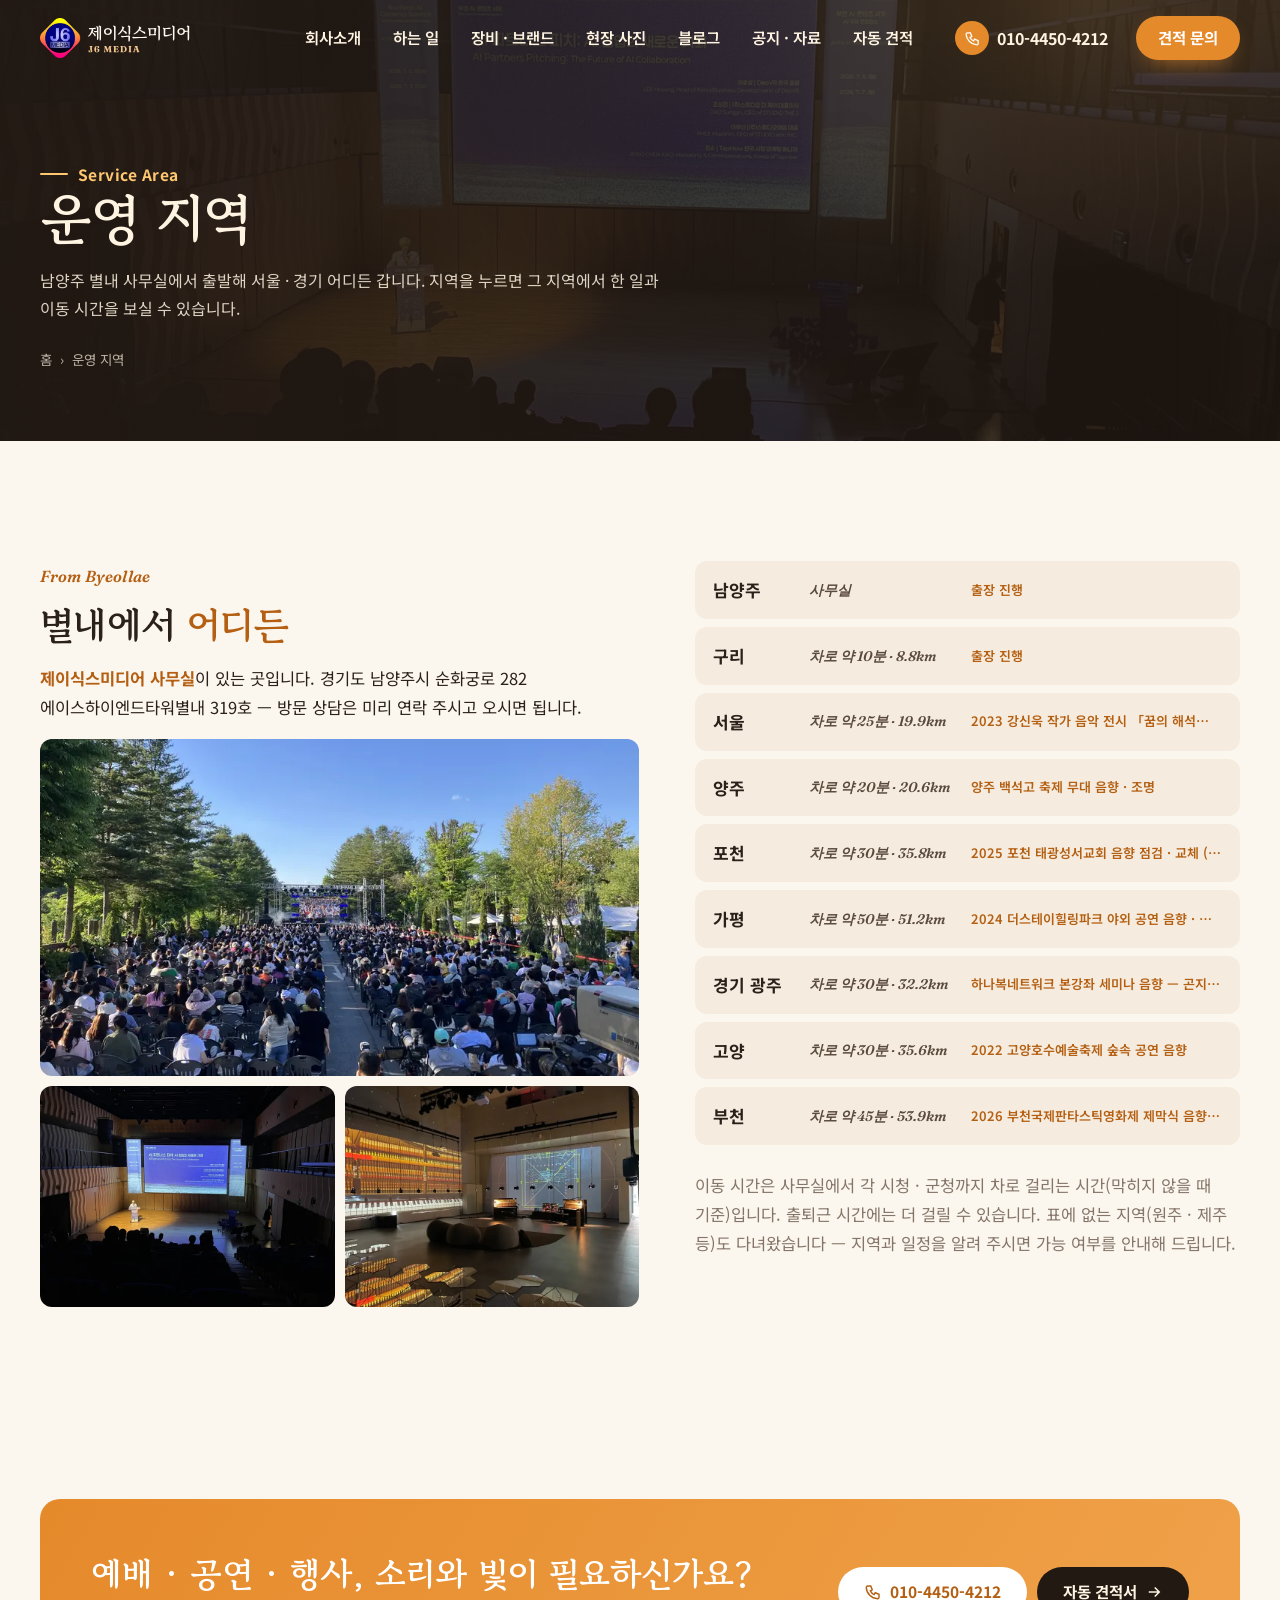
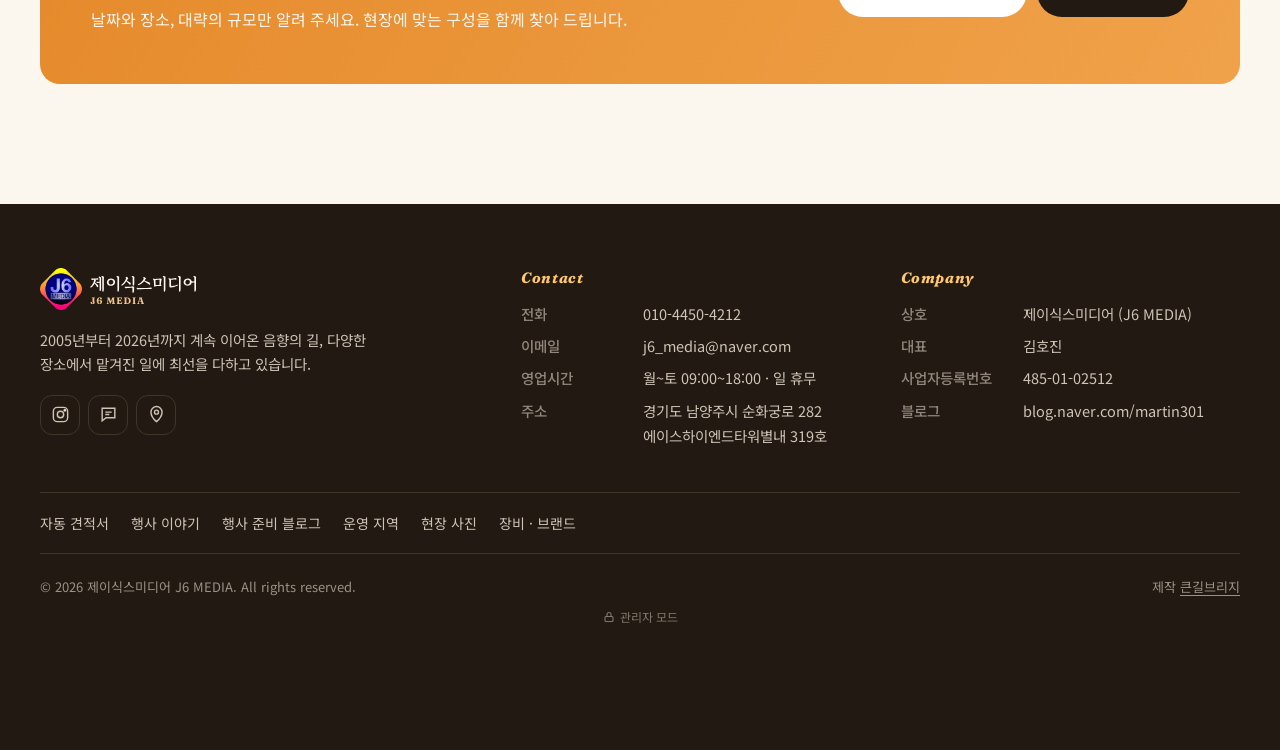
<file: areas/index.html>
<!doctype html>
<html lang="ko">
<head>
<meta charset="utf-8">
<meta name="viewport" content="width=device-width,initial-scale=1,viewport-fit=cover">
<title>운영 지역 | 제이식스미디어 — 남양주 · 구리 · 서울 · 양주 · 포천 · 가평 · 경기 광주 · 고양 · 부천 음향 렌탈 · 설치</title>
<meta name="description" content="남양주 별내 사무실에서 서울 · 경기 어디든. 지역별 이동 시간과 그 지역에서 한 일을 보실 수 있습니다.">
<meta name="robots" content="index,follow,max-image-preview:large">
<meta name="theme-color" content="#221913">
<link rel="canonical" href="https://www.j6media.co.kr/areas/index.html">
<meta name="keywords" content="제이식스미디어, J6 MEDIA, 음향 렌탈, 조명 렌탈, 교회 음향, 교회 음향 설치, 행사 음향, 공연 음향, 입체음향, 방송장비 설치, 남양주 음향, 별내 음향, NEXO 라인어레이">
<meta property="og:type" content="website">
<meta property="og:site_name" content="제이식스미디어 J6 MEDIA">
<meta property="og:locale" content="ko_KR">
<meta property="og:title" content="운영 지역 | 제이식스미디어 — 남양주 · 구리 · 서울 · 양주 · 포천 · 가평 · 경기 광주 · 고양 · 부천 음향 렌탈 · 설치">
<meta property="og:description" content="남양주 별내 사무실에서 서울 · 경기 어디든. 지역별 이동 시간과 그 지역에서 한 일을 보실 수 있습니다.">
<meta property="og:url" content="https://www.j6media.co.kr/areas/index.html">
<meta property="og:image" content="https://www.j6media.co.kr/assets/img/works/w45.webp">
<meta property="og:image:width" content="1200">
<meta property="og:image:height" content="630">
<meta name="twitter:card" content="summary_large_image">
<meta name="geo.region" content="KR-41">
<meta name="geo.placename" content="남양주시">
<meta name="geo.position" content="37.6524324;127.1293090">
<script type="application/ld+json">{"@context":"https://schema.org","@type":"LocalBusiness","@id":"https://www.j6media.co.kr/#business","name":"제이식스미디어","alternateName":["J6 MEDIA","J6미디어"],"url":"https://www.j6media.co.kr/","logo":"https://www.j6media.co.kr/assets/img/logo.png","image":"https://www.j6media.co.kr/assets/img/og.jpg","description":"2005년부터 이어온 음향의 길. 예배 · 공연 · 행사 음향 · 조명 렌탈 및 운영, 음향 · 영상 · 방송장비 제안 및 설치.","telephone":"+82-10-4450-4212","email":"j6_media@naver.com","address":{"@type":"PostalAddress","streetAddress":"순화궁로 282 에이스하이엔드타워별내 319호","addressLocality":"남양주시","addressRegion":"경기도","addressCountry":"KR"},"geo":{"@type":"GeoCoordinates","latitude":37.6524324,"longitude":127.129309},"openingHoursSpecification":[{"@type":"OpeningHoursSpecification","dayOfWeek":["Monday","Tuesday","Wednesday","Thursday","Friday","Saturday"],"opens":"09:00","closes":"18:00"}],"founder":{"@type":"Person","name":"김호진"},"areaServed":"대한민국","sameAs":["https://www.instagram.com/j6_media/","https://blog.naver.com/martin301","https://map.naver.com/p/entry/place/1026343689"],"hasOfferCatalog":{"@type":"OfferCatalog","name":"제이식스미디어 서비스","itemListElement":[{"@type":"Offer","itemOffered":{"@type":"Service","name":"교회행사 음향 · 조명"}},{"@type":"Offer","itemOffered":{"@type":"Service","name":"기업행사 음향 · 조명"}},{"@type":"Offer","itemOffered":{"@type":"Service","name":"지자체 행사 음향"}},{"@type":"Offer","itemOffered":{"@type":"Service","name":"학교행사 음향"}},{"@type":"Offer","itemOffered":{"@type":"Service","name":"전시 · 공연 입체음향"}},{"@type":"Offer","itemOffered":{"@type":"Service","name":"음향 · 영상 · 방송장비 제안 및 설치"}}]}}</script>
<script type="application/ld+json">{"@context":"https://schema.org","@type":"BreadcrumbList","itemListElement":[{"@type":"ListItem","position":1,"name":"홈","item":"https://www.j6media.co.kr/"},{"@type":"ListItem","position":2,"name":"운영 지역","item":"https://www.j6media.co.kr/areas/index.html"}]}</script>
<link rel="icon" href="../assets/img/favicon.svg" type="image/svg+xml"><link rel="apple-touch-icon" href="../assets/img/apple-touch-icon.png">
<link rel="preconnect" href="https://fonts.googleapis.com"><link rel="preconnect" href="https://fonts.gstatic.com" crossorigin>
<link href="https://fonts.googleapis.com/css2?family=Fraunces:ital,opsz,wght@0,9..144,600;0,9..144,800;1,9..144,600;1,9..144,700&family=Gowun+Batang:wght@700&family=Noto+Sans+KR:wght@400;500;600;700&display=swap" rel="stylesheet">
<link rel="stylesheet" href="../assets/style.css?v=7">
<script defer src="https://www.ai-make.co.kr/stats/stats.js" data-site="j6"></script>
</head>
<body>
<div class="progress" id="progress" aria-hidden="true"></div>

<header class="hd on-dark" id="hd">
  <div class="wrap">
    <a class="logo" href="../index.html" aria-label="제이식스미디어 홈"><img class="d" src="../assets/img/logo-h.svg" alt="제이식스미디어 J6 MEDIA" width="183" height="48"><img class="w" src="../assets/img/logo-h-white.svg" alt="제이식스미디어 J6 MEDIA" width="183" height="48"></a>
    <nav class="menu" aria-label="주 메뉴"><a href="../about.html">회사소개</a><a href="../service.html">하는 일</a><a href="../equipment.html">장비 · 브랜드</a><a href="../portfolio.html">현장 사진</a><a href="../blog/">블로그</a><a href="../notice.html">공지 · 자료</a><a href="../quote.html">자동 견적</a></nav>
    <a class="tel" href="tel:010-4450-4212"><i><svg viewBox="0 0 24 24" fill="none" stroke="currentColor" stroke-width="1.9"><path d="M5 4h4l2 5-2.5 1.5a11 11 0 0 0 5 5L15 13l5 2v4a2 2 0 0 1-2 2A16 16 0 0 1 3 6a2 2 0 0 1 2-2z"/></svg></i>010-4450-4212</a>
    <a class="btn btn-amb cta" href="../contact.html" style="min-height:44px;padding:0 20px">견적 문의</a>
    <button class="burger" id="burger" aria-label="메뉴 열기" aria-expanded="false" aria-controls="sheet"><i></i></button>
  </div>
</header>
<div class="sheet" id="sheet" aria-label="모바일 메뉴">
  <div class="head"><a href="../index.html" aria-label="제이식스미디어 홈"><img src="../assets/img/logo-h.svg" alt="제이식스미디어 J6 MEDIA" width="183" height="48"></a><button class="x" aria-label="메뉴 닫기"><svg viewBox="0 0 24 24" fill="none" stroke="currentColor" stroke-width="2"><path d="M6 6l12 12M18 6L6 18"/></svg></button></div>
  <nav><a href="../index.html">홈<small>HOME</small></a><a href="../about.html">회사소개<small>ABOUT</small></a><a href="../service.html">하는 일<small>SERVICE</small></a><a href="../equipment.html">장비 · 브랜드<small>EQUIPMENT</small></a><a href="../portfolio.html">현장 사진<small>WORKS</small></a><a href="../notice.html">공지 · 자료<small>NOTICE</small></a><a href="../quote.html">자동 견적서<small>QUOTE</small></a><a href="../stories/index.html">행사 이야기<small>STORIES</small></a><a href="../blog/">행사 준비 블로그<small>BLOG</small></a><a href="../areas/index.html">운영 지역<small>AREAS</small></a><a href="../contact.html">견적 문의<small>CONTACT</small></a></nav>
  <div class="foot">대표 김호진 · 월~토 09:00~18:00<br>경기도 남양주시 순화궁로 282 에이스하이엔드타워별내 319호<a class="btn btn-amb" href="tel:010-4450-4212"><svg viewBox="0 0 24 24" fill="none" stroke="currentColor" stroke-width="1.9"><path d="M5 4h4l2 5-2.5 1.5a11 11 0 0 0 5 5L15 13l5 2v4a2 2 0 0 1-2 2A16 16 0 0 1 3 6a2 2 0 0 1 2-2z"/></svg>전화로 바로 상담</a></div>
</div>
<section class="phead">
  <div class="bg" style="background-image:url(../assets/img/works/w45.webp)"></div>
  <div class="wrap">
    <p class="eyebrow">Service Area</p>
    <h1>운영 지역</h1>
    <p>남양주 별내 사무실에서 출발해 서울 · 경기 어디든 갑니다. 지역을 누르면 그 지역에서 한 일과 이동 시간을 보실 수 있습니다.</p>
    <div class="crumb"><a href="../index.html">홈</a><span>›</span><span>운영 지역</span></div>
  </div>
</section>

<main>
<section class="sec"><div class="wrap area3"><div class="reveal"><span class="en">From Byeollae</span><h2 class="h2s">별내에서 <em>어디든</em></h2><p><b>제이식스미디어 사무실</b>이 있는 곳입니다. 경기도 남양주시 순화궁로 282 에이스하이엔드타워별내 319호 — 방문 상담은 미리 연락 주시고 오시면 됩니다.</p><div class="apics"><img src="../assets/img/works/t41.webp" alt="제이식스미디어 현장" loading="lazy" width="800" height="600"><img src="../assets/img/works/t45.webp" alt="제이식스미디어 현장" loading="lazy" width="800" height="600"><img src="../assets/img/works/t3.webp" alt="제이식스미디어 현장" loading="lazy" width="800" height="600"></div></div><div class="reveal d1"><div class="arows"><a class="arow" href="../areas/namyangju.html"><b>남양주</b><span>사무실</span><em>출장 진행</em></a><a class="arow" href="../areas/guri.html"><b>구리</b><span>차로 약 10분 · 8.8km</span><em>출장 진행</em></a><a class="arow" href="../areas/seoul.html"><b>서울</b><span>차로 약 25분 · 19.9km</span><em>2023 강신욱 작가 음악 전시 「꿈의 해석」 음향 · 영상 셋팅 (삼성역 C스퀘어)</em></a><a class="arow" href="../areas/yangju.html"><b>양주</b><span>차로 약 20분 · 20.6km</span><em>양주 백석고 축제 무대 음향 · 조명</em></a><a class="arow" href="../areas/pocheon.html"><b>포천</b><span>차로 약 30분 · 35.8km</span><em>2025 포천 태광성서교회 음향 점검 · 교체 (교회음향 지원사업 — 비용 전액 제이식스미디어 부담)</em></a><a class="arow" href="../areas/gapyeong.html"><b>가평</b><span>차로 약 50분 · 51.2km</span><em>2024 더스테이힐링파크 야외 공연 음향 · 영상</em></a><a class="arow" href="../areas/gwangju.html"><b>경기 광주</b><span>차로 약 30분 · 32.2km</span><em>하나복네트워크 본강좌 세미나 음향 — 곤지암 소망수양관 (2026.6)</em></a><a class="arow" href="../areas/goyang.html"><b>고양</b><span>차로 약 30분 · 35.6km</span><em>2022 고양호수예술축제 숲속 공연 음향</em></a><a class="arow" href="../areas/bucheon.html"><b>부천</b><span>차로 약 45분 · 53.9km</span><em>2026 부천국제판타스틱영화제 제막식 음향 (부천시청 앞 잔디광장)</em></a></div><p class="snote">이동 시간은 사무실에서 각 시청 · 군청까지 차로 걸리는 시간(막히지 않을 때 기준)입니다. 출퇴근 시간에는 더 걸릴 수 있습니다. 표에 없는 지역(원주 · 제주 등)도 다녀왔습니다 — 지역과 일정을 알려 주시면 가능 여부를 안내해 드립니다.</p></div></div></section>
<section class="sec" style="padding-top:clamp(48px,6vw,72px)">
  <div class="wrap">
    <div class="ctaband reveal">
      <div class="eq" aria-hidden="true"><span></span><span></span><span></span><span></span><span></span><span></span><span></span></div>
      <div><h2>예배 · 공연 · 행사, 소리와 빛이 필요하신가요?</h2><p>날짜와 장소, 대략의 규모만 알려 주세요. 현장에 맞는 구성을 함께 찾아 드립니다.</p></div>
      <div class="btns"><a class="btn btn-w" href="tel:010-4450-4212"><svg viewBox="0 0 24 24" fill="none" stroke="currentColor" stroke-width="1.9"><path d="M5 4h4l2 5-2.5 1.5a11 11 0 0 0 5 5L15 13l5 2v4a2 2 0 0 1-2 2A16 16 0 0 1 3 6a2 2 0 0 1 2-2z"/></svg>010-4450-4212</a><a class="btn btn-ink" href="../quote.html">자동 견적서<svg viewBox="0 0 24 24" fill="none" stroke="currentColor" stroke-width="2"><path d="M5 12h14M13 6l6 6-6 6"/></svg></a></div>
    </div>
  </div>
</section>
</main>

<footer class="ft">
  <div class="wrap">
    <div class="top">
      <div>
        <a class="logo" href="../index.html" aria-label="제이식스미디어 홈"><img src="../assets/img/logo-h-white.svg" alt="제이식스미디어 J6 MEDIA" width="183" height="48"></a>
        <p class="say">2005년부터 2026년까지 계속 이어온 음향의 길, 다양한 장소에서 맡겨진 일에 최선을 다하고 있습니다.</p>
        <div class="sns">
          <a href="https://www.instagram.com/j6_media/" target="_blank" rel="noopener" aria-label="인스타그램 j6_media"><svg viewBox="0 0 24 24" fill="none" stroke="currentColor" stroke-width="1.8"><rect x="3" y="3" width="18" height="18" rx="5"/><circle cx="12" cy="12" r="4"/><circle cx="17.5" cy="6.5" r="1" fill="currentColor"/></svg></a>
          <a href="https://blog.naver.com/martin301" target="_blank" rel="noopener" aria-label="네이버 블로그 martin301"><svg viewBox="0 0 24 24" fill="none" stroke="currentColor" stroke-width="1.8"><path d="M4 4h16v12H9l-5 4z"/><path d="M8 9h8M8 12h5"/></svg></a>
          <a href="https://map.naver.com/p/entry/place/1026343689" target="_blank" rel="noopener" aria-label="네이버 플레이스"><svg viewBox="0 0 24 24" fill="none" stroke="currentColor" stroke-width="1.8"><path d="M12 21s-7-6.2-7-12a7 7 0 0 1 14 0c0 5.8-7 12-7 12z"/><circle cx="12" cy="9" r="2.5"/></svg></a>
        </div>
      </div>
      <div><h4>Contact</h4><ul>
        <li><b>전화</b><a href="tel:010-4450-4212">010-4450-4212</a></li>
        <li><b>이메일</b><a href="mailto:j6_media@naver.com">j6_media@naver.com</a></li>
        <li><b>영업시간</b>월~토 09:00~18:00 · 일 휴무</li>
        <li><b>주소</b>경기도 남양주시 순화궁로 282 에이스하이엔드타워별내 319호</li></ul></div>
      <div><h4>Company</h4><ul>
        <li><b>상호</b>제이식스미디어 (J6 MEDIA)</li>
        <li><b>대표</b>김호진</li>
        <li><b>사업자등록번호</b>485-01-02512</li>
        <li><b>블로그</b><a href="https://blog.naver.com/martin301" target="_blank" rel="noopener">blog.naver.com/martin301</a></li></ul></div>
    </div>
    <div class="ftl"><a href="../quote.html">자동 견적서</a><a href="../stories/index.html">행사 이야기</a><a href="../blog/">행사 준비 블로그</a><a href="../areas/index.html">운영 지역</a><a href="../portfolio.html">현장 사진</a><a href="../equipment.html">장비 · 브랜드</a></div>
    <div class="bot"><span>© 2026 제이식스미디어 J6 MEDIA. All rights reserved.</span><span>제작 <a href="https://www.ai-make.co.kr" target="_blank" rel="noopener">큰길브리지</a></span></div>
  </div>
</footer>
<div class="quick" aria-label="빠른 연락">
  <a href="tel:010-4450-4212"><svg viewBox="0 0 24 24" fill="none" stroke="currentColor" stroke-width="1.9"><path d="M5 4h4l2 5-2.5 1.5a11 11 0 0 0 5 5L15 13l5 2v4a2 2 0 0 1-2 2A16 16 0 0 1 3 6a2 2 0 0 1 2-2z"/></svg>전화</a>
  <a href="sms:010-4450-4212"><svg viewBox="0 0 24 24" fill="none" stroke="currentColor" stroke-width="1.9"><path d="M4 5h16v11H9l-5 4z"/><path d="M8 10h8"/></svg>문자</a>
  <a class="main" href="../contact.html">견적 문의<svg viewBox="0 0 24 24" fill="none" stroke="currentColor" stroke-width="2"><path d="M5 12h14M13 6l6 6-6 6"/></svg></a>
</div>
<button class="totop" id="totop" aria-label="맨 위로"><svg viewBox="0 0 24 24" fill="none" stroke="currentColor" stroke-width="2"><path d="M12 19V5M5 12l7-7 7 7"/></svg></button>
<script src="../assets/app.js?v=20261004"></script>
</body>
</html>
</file>
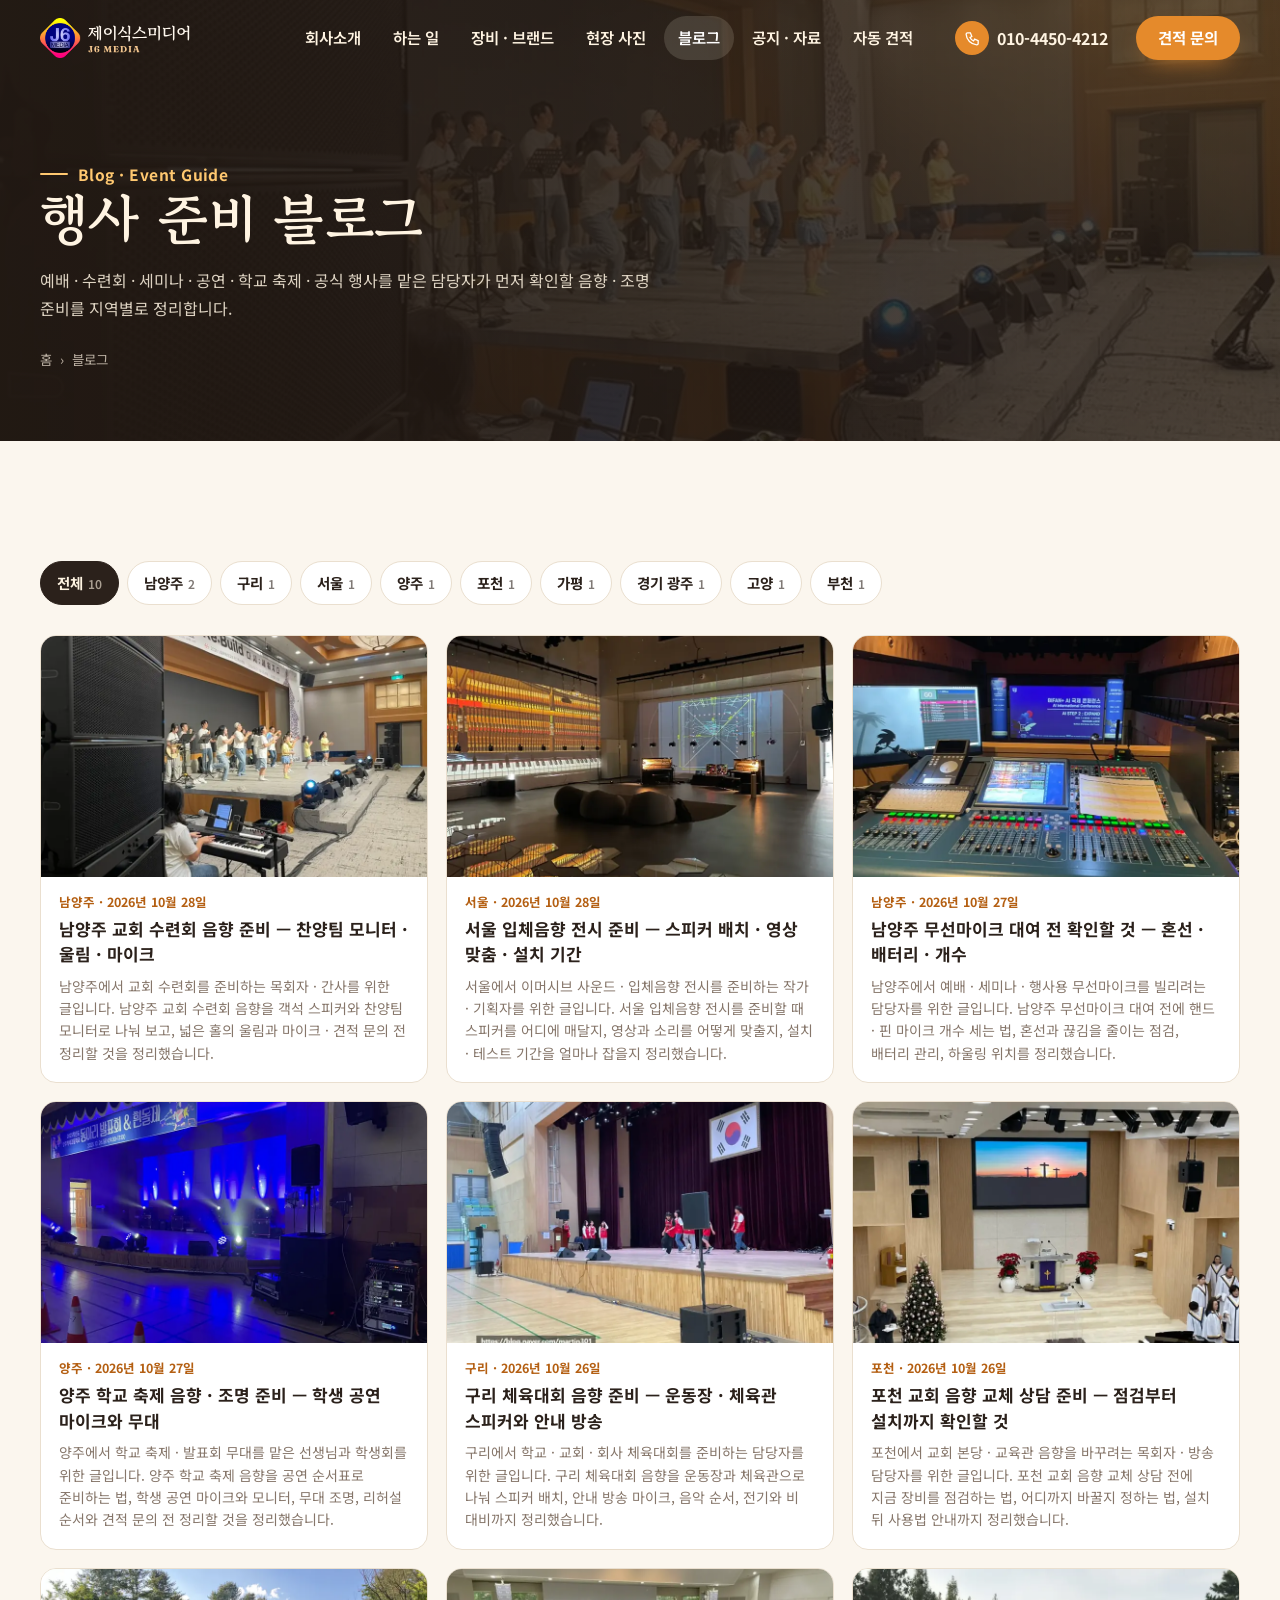
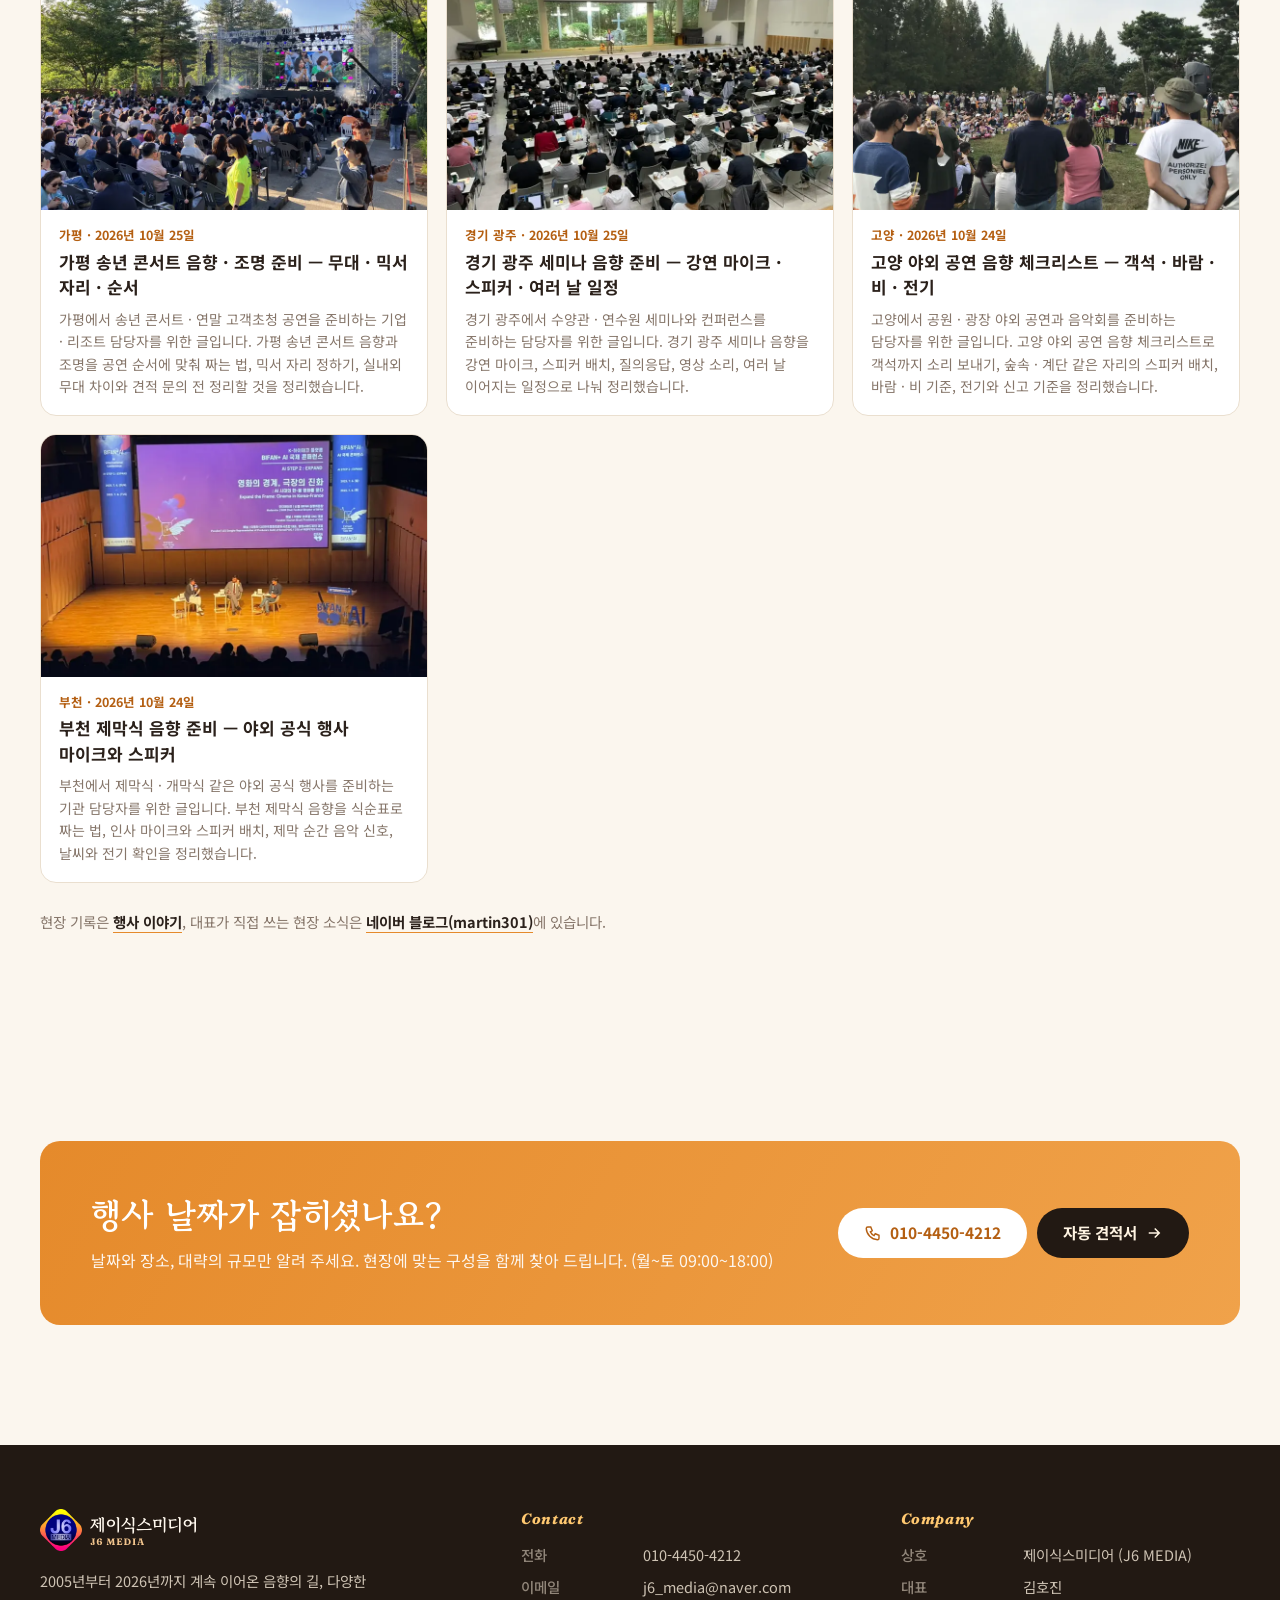
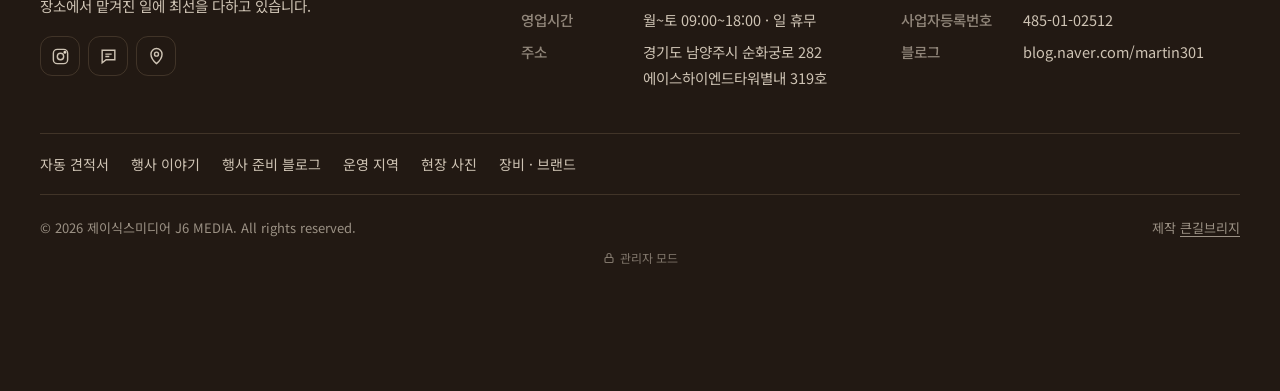
<file: blog/index.html>
<!doctype html>
<html lang="ko">
<head>
<meta charset="utf-8">
<meta name="viewport" content="width=device-width,initial-scale=1,viewport-fit=cover">
<title>행사 준비 블로그 — 남양주 · 서울 · 경기 행사 음향 · 조명 준비 정보 | 제이식스미디어</title>
<meta name="description" content="남양주 · 구리 · 서울 · 양주 · 포천 · 가평 · 경기 광주 · 고양 · 부천에서 행사를 준비하는 담당자를 위한 글. 교회 수련회 · 세미나 · 야외 공연 · 학교 축제 · 제막식의 음향 · 조명, 무선마이크와 교회 음향 설치 상담 준비까지 현장 기준으로 정리합니다.">
<meta name="robots" content="index,follow,max-image-preview:large">
<meta name="theme-color" content="#221913">
<link rel="canonical" href="https://www.j6media.co.kr/blog/">
<link rel="alternate" type="application/rss+xml" title="제이식스미디어 행사 준비 블로그" href="https://www.j6media.co.kr/rss.xml">
<meta property="og:type" content="website">
<meta property="og:site_name" content="제이식스미디어 J6 MEDIA">
<meta property="og:locale" content="ko_KR">
<meta property="og:title" content="행사 준비 블로그 — 남양주 · 서울 · 경기 행사 음향 · 조명 준비 정보 | 제이식스미디어">
<meta property="og:description" content="남양주 · 구리 · 서울 · 양주 · 포천 · 가평 · 경기 광주 · 고양 · 부천에서 행사를 준비하는 담당자를 위한 글. 교회 수련회 · 세미나 · 야외 공연 · 학교 축제 · 제막식의 음향 · 조명, 무선마이크와 교회 음향 설치 상담 준비까지 현장 기준으로 정리합니다.">
<meta property="og:url" content="https://www.j6media.co.kr/blog/">
<meta property="og:image" content="https://www.j6media.co.kr/assets/img/works/w10.webp">
<meta name="twitter:card" content="summary_large_image">
<script type="application/ld+json">{"@context":"https://schema.org","@graph":[{"@type":"BreadcrumbList","itemListElement":[{"@type":"ListItem","position":1,"name":"홈","item":"https://www.j6media.co.kr/"},{"@type":"ListItem","position":2,"name":"블로그","item":"https://www.j6media.co.kr/blog/"}]},{"@type":"Blog","@id":"https://www.j6media.co.kr/blog/","name":"제이식스미디어 행사 준비 블로그","inLanguage":"ko","publisher":{"@type":"LocalBusiness","@id":"https://www.j6media.co.kr/#business","name":"제이식스미디어","url":"https://www.j6media.co.kr/","logo":"https://www.j6media.co.kr/assets/img/logo.png","telephone":"+82-10-4450-4212"},"blogPost":[{"@type":"BlogPosting","headline":"남양주 교회 수련회 음향 준비 — 찬양팀 모니터 · 울림 · 마이크","url":"https://www.j6media.co.kr/blog/%EB%82%A8%EC%96%91%EC%A3%BC-%EA%B5%90%ED%9A%8C-%EC%88%98%EB%A0%A8%ED%9A%8C-%EC%9D%8C%ED%96%A5-%EC%B0%AC%EC%96%91%ED%8C%80-%EB%AA%A8%EB%8B%88%ED%84%B0-%EC%9A%B8%EB%A6%BC-%EB%A7%88%EC%9D%B4%ED%81%AC-%EC%A4%80%EB%B9%84/","datePublished":"2026-10-28","image":"https://www.j6media.co.kr/assets/img/works/w10.webp"},{"@type":"BlogPosting","headline":"서울 입체음향 전시 준비 — 스피커 배치 · 영상 맞춤 · 설치 기간","url":"https://www.j6media.co.kr/blog/%EC%84%9C%EC%9A%B8-%EC%9E%85%EC%B2%B4%EC%9D%8C%ED%96%A5-%EC%A0%84%EC%8B%9C-%EC%8A%A4%ED%94%BC%EC%BB%A4-%EB%B0%B0%EC%B9%98-%EC%98%81%EC%83%81-%EB%A7%9E%EC%B6%A4-%EC%84%A4%EC%B9%98-%EA%B8%B0%EA%B0%84/","datePublished":"2026-10-28","image":"https://www.j6media.co.kr/assets/img/works/w3.webp"},{"@type":"BlogPosting","headline":"남양주 무선마이크 대여 전 확인할 것 — 혼선 · 배터리 · 개수","url":"https://www.j6media.co.kr/blog/%EB%82%A8%EC%96%91%EC%A3%BC-%EB%AC%B4%EC%84%A0%EB%A7%88%EC%9D%B4%ED%81%AC-%EB%8C%80%EC%97%AC-%ED%98%BC%EC%84%A0-%EB%B0%B0%ED%84%B0%EB%A6%AC-%EA%B0%9C%EC%88%98-%ED%99%95%EC%9D%B8/","datePublished":"2026-10-27","image":"https://www.j6media.co.kr/assets/img/works/w14.webp"},{"@type":"BlogPosting","headline":"양주 학교 축제 음향 · 조명 준비 — 학생 공연 마이크와 무대","url":"https://www.j6media.co.kr/blog/%EC%96%91%EC%A3%BC-%ED%95%99%EA%B5%90-%EC%B6%95%EC%A0%9C-%EC%9D%8C%ED%96%A5-%EC%A1%B0%EB%AA%85-%ED%95%99%EC%83%9D-%EA%B3%B5%EC%97%B0-%EB%A7%88%EC%9D%B4%ED%81%AC-%EB%AC%B4%EB%8C%80/","datePublished":"2026-10-27","image":"https://www.j6media.co.kr/assets/img/works/w50.webp"},{"@type":"BlogPosting","headline":"구리 체육대회 음향 준비 — 운동장 · 체육관 스피커와 안내 방송","url":"https://www.j6media.co.kr/blog/%EA%B5%AC%EB%A6%AC-%EC%B2%B4%EC%9C%A1%EB%8C%80%ED%9A%8C-%EC%9D%8C%ED%96%A5-%EC%9A%B4%EB%8F%99%EC%9E%A5-%EC%B2%B4%EC%9C%A1%EA%B4%80-%EC%8A%A4%ED%94%BC%EC%BB%A4-%EC%95%88%EB%82%B4%EB%B0%A9%EC%86%A1/","datePublished":"2026-10-26","image":"https://www.j6media.co.kr/assets/img/works/w26.webp"},{"@type":"BlogPosting","headline":"포천 교회 음향 교체 상담 준비 — 점검부터 설치까지 확인할 것","url":"https://www.j6media.co.kr/blog/%ED%8F%AC%EC%B2%9C-%EA%B5%90%ED%9A%8C-%EC%9D%8C%ED%96%A5-%EA%B5%90%EC%B2%B4-%EC%A0%90%EA%B2%80-%EC%83%81%EB%8B%B4-%EC%A4%80%EB%B9%84/","datePublished":"2026-10-26","image":"https://www.j6media.co.kr/assets/img/works/w23.webp"},{"@type":"BlogPosting","headline":"가평 송년 콘서트 음향 · 조명 준비 — 무대 · 믹서 자리 · 순서","url":"https://www.j6media.co.kr/blog/%EA%B0%80%ED%8F%89-%EC%86%A1%EB%85%84-%EC%BD%98%EC%84%9C%ED%8A%B8-%EC%9D%8C%ED%96%A5-%EC%A1%B0%EB%AA%85-%EC%8B%A4%EB%82%B4-%EB%AC%B4%EB%8C%80-%EB%AF%B9%EC%84%9C-%EC%88%9C%EC%84%9C/","datePublished":"2026-10-25","image":"https://www.j6media.co.kr/assets/img/works/w42.webp"},{"@type":"BlogPosting","headline":"경기 광주 세미나 음향 준비 — 강연 마이크 · 스피커 · 여러 날 일정","url":"https://www.j6media.co.kr/blog/%EA%B2%BD%EA%B8%B0-%EA%B4%91%EC%A3%BC-%EC%84%B8%EB%AF%B8%EB%82%98-%EC%9D%8C%ED%96%A5-%EA%B0%95%EC%97%B0-%EB%A7%88%EC%9D%B4%ED%81%AC-%EC%8A%A4%ED%94%BC%EC%BB%A4-%EC%88%98%EC%96%91%EA%B4%80/","datePublished":"2026-10-25","image":"https://www.j6media.co.kr/assets/img/works/w18.webp"},{"@type":"BlogPosting","headline":"고양 야외 공연 음향 체크리스트 — 객석 · 바람 · 비 · 전기","url":"https://www.j6media.co.kr/blog/%EA%B3%A0%EC%96%91-%EC%95%BC%EC%99%B8-%EA%B3%B5%EC%97%B0-%EC%9D%8C%ED%96%A5-%EC%B2%B4%ED%81%AC%EB%A6%AC%EC%8A%A4%ED%8A%B8-%EB%B0%94%EB%9E%8C-%EB%B9%84-%EA%B0%9D%EC%84%9D/","datePublished":"2026-10-24","image":"https://www.j6media.co.kr/assets/img/works/w31.webp"},{"@type":"BlogPosting","headline":"부천 제막식 음향 준비 — 야외 공식 행사 마이크와 스피커","url":"https://www.j6media.co.kr/blog/%EB%B6%80%EC%B2%9C-%EC%A0%9C%EB%A7%89%EC%8B%9D-%EC%9D%8C%ED%96%A5-%EC%95%BC%EC%99%B8-%EA%B3%B5%EC%8B%9D-%ED%96%89%EC%82%AC-%EB%A7%88%EC%9D%B4%ED%81%AC-%EC%8A%A4%ED%94%BC%EC%BB%A4/","datePublished":"2026-10-24","image":"https://www.j6media.co.kr/assets/img/works/w15.webp"}]}]}</script>
<link rel="icon" href="../assets/img/favicon.svg" type="image/svg+xml"><link rel="apple-touch-icon" href="../assets/img/apple-touch-icon.png">
<link rel="preconnect" href="https://fonts.googleapis.com"><link rel="preconnect" href="https://fonts.gstatic.com" crossorigin>
<link href="https://fonts.googleapis.com/css2?family=Fraunces:ital,opsz,wght@0,9..144,600;0,9..144,800;1,9..144,600;1,9..144,700&family=Gowun+Batang:wght@700&family=Noto+Sans+KR:wght@400;500;600;700&display=swap" rel="stylesheet">
<link rel="stylesheet" href="../assets/style.css?v=7">
<script defer src="https://www.ai-make.co.kr/stats/stats.js" data-site="j6"></script>
</head>
<body>
<div class="progress" id="progress" aria-hidden="true"></div>

<header class="hd on-dark" id="hd">
  <div class="wrap">
    <a class="logo" href="../index.html" aria-label="제이식스미디어 홈"><img class="d" src="../assets/img/logo-h.svg" alt="제이식스미디어 J6 MEDIA" width="183" height="48"><img class="w" src="../assets/img/logo-h-white.svg" alt="제이식스미디어 J6 MEDIA" width="183" height="48"></a>
    <nav class="menu" aria-label="주 메뉴"><a href="../about.html">회사소개</a><a href="../service.html">하는 일</a><a href="../equipment.html">장비 · 브랜드</a><a href="../portfolio.html">현장 사진</a><a href="../blog/" class="act" aria-current="page">블로그</a><a href="../notice.html">공지 · 자료</a><a href="../quote.html">자동 견적</a></nav>
    <a class="tel" href="tel:010-4450-4212"><i><svg viewBox="0 0 24 24" fill="none" stroke="currentColor" stroke-width="1.9"><path d="M5 4h4l2 5-2.5 1.5a11 11 0 0 0 5 5L15 13l5 2v4a2 2 0 0 1-2 2A16 16 0 0 1 3 6a2 2 0 0 1 2-2z"/></svg></i>010-4450-4212</a>
    <a class="btn btn-amb cta" href="../contact.html" style="min-height:44px;padding:0 20px">견적 문의</a>
    <button class="burger" id="burger" aria-label="메뉴 열기" aria-expanded="false" aria-controls="sheet"><i></i></button>
  </div>
</header>
<div class="sheet" id="sheet" aria-label="모바일 메뉴">
  <div class="head"><a href="../index.html" aria-label="제이식스미디어 홈"><img src="../assets/img/logo-h.svg" alt="제이식스미디어 J6 MEDIA" width="183" height="48"></a><button class="x" aria-label="메뉴 닫기"><svg viewBox="0 0 24 24" fill="none" stroke="currentColor" stroke-width="2"><path d="M6 6l12 12M18 6L6 18"/></svg></button></div>
  <nav><a href="../index.html">홈<small>HOME</small></a><a href="../about.html">회사소개<small>ABOUT</small></a><a href="../service.html">하는 일<small>SERVICE</small></a><a href="../equipment.html">장비 · 브랜드<small>EQUIPMENT</small></a><a href="../portfolio.html">현장 사진<small>WORKS</small></a><a href="../notice.html">공지 · 자료<small>NOTICE</small></a><a href="../quote.html">자동 견적서<small>QUOTE</small></a><a href="../stories/index.html">행사 이야기<small>STORIES</small></a><a href="../blog/" class="act">행사 준비 블로그<small>BLOG</small></a><a href="../areas/index.html">운영 지역<small>AREAS</small></a><a href="../contact.html">견적 문의<small>CONTACT</small></a></nav>
  <div class="foot">대표 김호진 · 월~토 09:00~18:00<br>경기도 남양주시 순화궁로 282 에이스하이엔드타워별내 319호<a class="btn btn-amb" href="tel:010-4450-4212"><svg viewBox="0 0 24 24" fill="none" stroke="currentColor" stroke-width="1.9"><path d="M5 4h4l2 5-2.5 1.5a11 11 0 0 0 5 5L15 13l5 2v4a2 2 0 0 1-2 2A16 16 0 0 1 3 6a2 2 0 0 1 2-2z"/></svg>전화로 바로 상담</a></div>
</div>
<section class="phead">
  <div class="bg" style="background-image:url(../assets/img/works/w10.webp)"></div>
  <div class="wrap">
    <p class="eyebrow">Blog · Event Guide</p>
    <h1>행사 준비 블로그</h1>
    <p>예배 · 수련회 · 세미나 · 공연 · 학교 축제 · 공식 행사를 맡은 담당자가 먼저 확인할 음향 · 조명 준비를 지역별로 정리합니다.</p>
    <div class="crumb"><a href="../index.html">홈</a><span>›</span><span>블로그</span></div>
  </div>
</section>

<main>
<section class="sec">
  <div class="wrap">
  <nav class="bchips" aria-label="지역별 글">
    <a href="../blog/" class="act" aria-current="page">전체<small>10</small></a>
    <a href="../blog/namyangju/">남양주<small>2</small></a>
    <a href="../blog/guri/">구리<small>1</small></a>
    <a href="../blog/seoul/">서울<small>1</small></a>
    <a href="../blog/yangju/">양주<small>1</small></a>
    <a href="../blog/pocheon/">포천<small>1</small></a>
    <a href="../blog/gapyeong/">가평<small>1</small></a>
    <a href="../blog/gwangju/">경기 광주<small>1</small></a>
    <a href="../blog/goyang/">고양<small>1</small></a>
    <a href="../blog/bucheon/">부천<small>1</small></a>
  </nav>
  <div class="stcards"><a class="stcard" href="../blog/%EB%82%A8%EC%96%91%EC%A3%BC-%EA%B5%90%ED%9A%8C-%EC%88%98%EB%A0%A8%ED%9A%8C-%EC%9D%8C%ED%96%A5-%EC%B0%AC%EC%96%91%ED%8C%80-%EB%AA%A8%EB%8B%88%ED%84%B0-%EC%9A%B8%EB%A6%BC-%EB%A7%88%EC%9D%B4%ED%81%AC-%EC%A4%80%EB%B9%84/"><img src="../assets/img/works/t10.webp" alt="넓은 연회장 무대에서 찬양팀이 노래하고 무대 옆에 대형 스피커와 건반이 놓인 수련회 현장" loading="lazy" decoding="async" width="800" height="500"><span><small>남양주 · 2026년 10월 28일</small>남양주 교회 수련회 음향 준비 — 찬양팀 모니터 · 울림 · 마이크<em>남양주에서 교회 수련회를 준비하는 목회자 · 간사를 위한 글입니다. 남양주 교회 수련회 음향을 객석 스피커와 찬양팀 모니터로 나눠 보고, 넓은 홀의 울림과 마이크 · 견적 문의 전 정리할 것을 정리했습니다.</em></span></a>
<a class="stcard" href="../blog/%EC%84%9C%EC%9A%B8-%EC%9E%85%EC%B2%B4%EC%9D%8C%ED%96%A5-%EC%A0%84%EC%8B%9C-%EC%8A%A4%ED%94%BC%EC%BB%A4-%EB%B0%B0%EC%B9%98-%EC%98%81%EC%83%81-%EB%A7%9E%EC%B6%A4-%EC%84%A4%EC%B9%98-%EA%B8%B0%EA%B0%84/"><img src="../assets/img/works/t3.webp" alt="피아노 건반 영상이 벽면 가득 비치는 전시장에 자동 연주 피아노와 매단 스피커들이 보이는 모습" loading="lazy" decoding="async" width="800" height="500"><span><small>서울 · 2026년 10월 28일</small>서울 입체음향 전시 준비 — 스피커 배치 · 영상 맞춤 · 설치 기간<em>서울에서 이머시브 사운드 · 입체음향 전시를 준비하는 작가 · 기획자를 위한 글입니다. 서울 입체음향 전시를 준비할 때 스피커를 어디에 매달지, 영상과 소리를 어떻게 맞출지, 설치 · 테스트 기간을 얼마나 잡을지 정리했습니다.</em></span></a>
<a class="stcard" href="../blog/%EB%82%A8%EC%96%91%EC%A3%BC-%EB%AC%B4%EC%84%A0%EB%A7%88%EC%9D%B4%ED%81%AC-%EB%8C%80%EC%97%AC-%ED%98%BC%EC%84%A0-%EB%B0%B0%ED%84%B0%EB%A6%AC-%EA%B0%9C%EC%88%98-%ED%99%95%EC%9D%B8/"><img src="../assets/img/works/t14.webp" alt="공연장 객석 뒤 음향 자리에 놓인 대형 디지털 믹서와 무대 화면" loading="lazy" decoding="async" width="800" height="500"><span><small>남양주 · 2026년 10월 27일</small>남양주 무선마이크 대여 전 확인할 것 — 혼선 · 배터리 · 개수<em>남양주에서 예배 · 세미나 · 행사용 무선마이크를 빌리려는 담당자를 위한 글입니다. 남양주 무선마이크 대여 전에 핸드 · 핀 마이크 개수 세는 법, 혼선과 끊김을 줄이는 점검, 배터리 관리, 하울링 위치를 정리했습니다.</em></span></a>
<a class="stcard" href="../blog/%EC%96%91%EC%A3%BC-%ED%95%99%EA%B5%90-%EC%B6%95%EC%A0%9C-%EC%9D%8C%ED%96%A5-%EC%A1%B0%EB%AA%85-%ED%95%99%EC%83%9D-%EA%B3%B5%EC%97%B0-%EB%A7%88%EC%9D%B4%ED%81%AC-%EB%AC%B4%EB%8C%80/"><img src="../assets/img/works/t50.webp" alt="파란 조명이 비추는 학교 강당 무대와 무대 양옆 스피커, 바닥의 서브우퍼와 장비 랙" loading="lazy" decoding="async" width="800" height="500"><span><small>양주 · 2026년 10월 27일</small>양주 학교 축제 음향 · 조명 준비 — 학생 공연 마이크와 무대<em>양주에서 학교 축제 · 발표회 무대를 맡은 선생님과 학생회를 위한 글입니다. 양주 학교 축제 음향을 공연 순서표로 준비하는 법, 학생 공연 마이크와 모니터, 무대 조명, 리허설 순서와 견적 문의 전 정리할 것을 정리했습니다.</em></span></a>
<a class="stcard" href="../blog/%EA%B5%AC%EB%A6%AC-%EC%B2%B4%EC%9C%A1%EB%8C%80%ED%9A%8C-%EC%9D%8C%ED%96%A5-%EC%9A%B4%EB%8F%99%EC%9E%A5-%EC%B2%B4%EC%9C%A1%EA%B4%80-%EC%8A%A4%ED%94%BC%EC%BB%A4-%EC%95%88%EB%82%B4%EB%B0%A9%EC%86%A1/"><img src="../assets/img/works/t26.webp" alt="체육관 무대 앞에 서브우퍼와 스탠드 스피커를 세우고 무대 위에서 학생들이 공연하는 모습" loading="lazy" decoding="async" width="800" height="500"><span><small>구리 · 2026년 10월 26일</small>구리 체육대회 음향 준비 — 운동장 · 체육관 스피커와 안내 방송<em>구리에서 학교 · 교회 · 회사 체육대회를 준비하는 담당자를 위한 글입니다. 구리 체육대회 음향을 운동장과 체육관으로 나눠 스피커 배치, 안내 방송 마이크, 음악 순서, 전기와 비 대비까지 정리했습니다.</em></span></a>
<a class="stcard" href="../blog/%ED%8F%AC%EC%B2%9C-%EA%B5%90%ED%9A%8C-%EC%9D%8C%ED%96%A5-%EA%B5%90%EC%B2%B4-%EC%A0%90%EA%B2%80-%EC%83%81%EB%8B%B4-%EC%A4%80%EB%B9%84/"><img src="../assets/img/works/t23.webp" alt="교회 본당 강단 위 대형 화면과 천장 · 양옆에 설치한 스피커, 강단 앞 성탄 장식" loading="lazy" decoding="async" width="800" height="500"><span><small>포천 · 2026년 10월 26일</small>포천 교회 음향 교체 상담 준비 — 점검부터 설치까지 확인할 것<em>포천에서 교회 본당 · 교육관 음향을 바꾸려는 목회자 · 방송 담당자를 위한 글입니다. 포천 교회 음향 교체 상담 전에 지금 장비를 점검하는 법, 어디까지 바꿀지 정하는 법, 설치 뒤 사용법 안내까지 정리했습니다.</em></span></a>
<a class="stcard" href="../blog/%EA%B0%80%ED%8F%89-%EC%86%A1%EB%85%84-%EC%BD%98%EC%84%9C%ED%8A%B8-%EC%9D%8C%ED%96%A5-%EC%A1%B0%EB%AA%85-%EC%8B%A4%EB%82%B4-%EB%AC%B4%EB%8C%80-%EB%AF%B9%EC%84%9C-%EC%88%9C%EC%84%9C/"><img src="../assets/img/works/t42.webp" alt="숲 사이 트러스 무대와 대형 화면, 그 앞 객석에 관객이 가득 앉은 낮 공연" loading="lazy" decoding="async" width="800" height="500"><span><small>가평 · 2026년 10월 25일</small>가평 송년 콘서트 음향 · 조명 준비 — 무대 · 믹서 자리 · 순서<em>가평에서 송년 콘서트 · 연말 고객초청 공연을 준비하는 기업 · 리조트 담당자를 위한 글입니다. 가평 송년 콘서트 음향과 조명을 공연 순서에 맞춰 짜는 법, 믹서 자리 정하기, 실내외 무대 차이와 견적 문의 전 정리할 것을 정리했습니다.</em></span></a>
<a class="stcard" href="../blog/%EA%B2%BD%EA%B8%B0-%EA%B4%91%EC%A3%BC-%EC%84%B8%EB%AF%B8%EB%82%98-%EC%9D%8C%ED%96%A5-%EA%B0%95%EC%97%B0-%EB%A7%88%EC%9D%B4%ED%81%AC-%EC%8A%A4%ED%94%BC%EC%BB%A4-%EC%88%98%EC%96%91%EA%B4%80/"><img src="../assets/img/works/t18.webp" alt="넓은 강당에 책상을 줄지어 놓고 앉은 참석자들의 뒷모습과 앞쪽 단상" loading="lazy" decoding="async" width="800" height="500"><span><small>경기 광주 · 2026년 10월 25일</small>경기 광주 세미나 음향 준비 — 강연 마이크 · 스피커 · 여러 날 일정<em>경기 광주에서 수양관 · 연수원 세미나와 컨퍼런스를 준비하는 담당자를 위한 글입니다. 경기 광주 세미나 음향을 강연 마이크, 스피커 배치, 질의응답, 영상 소리, 여러 날 이어지는 일정으로 나눠 정리했습니다.</em></span></a>
<a class="stcard" href="../blog/%EA%B3%A0%EC%96%91-%EC%95%BC%EC%99%B8-%EA%B3%B5%EC%97%B0-%EC%9D%8C%ED%96%A5-%EC%B2%B4%ED%81%AC%EB%A6%AC%EC%8A%A4%ED%8A%B8-%EB%B0%94%EB%9E%8C-%EB%B9%84-%EA%B0%9D%EC%84%9D/"><img src="../assets/img/works/t31.webp" alt="키 큰 나무 숲 앞 잔디밭에 관객들이 앉거나 서서 공연을 보는 뒷모습" loading="lazy" decoding="async" width="800" height="500"><span><small>고양 · 2026년 10월 24일</small>고양 야외 공연 음향 체크리스트 — 객석 · 바람 · 비 · 전기<em>고양에서 공원 · 광장 야외 공연과 음악회를 준비하는 담당자를 위한 글입니다. 고양 야외 공연 음향 체크리스트로 객석까지 소리 보내기, 숲속 · 계단 같은 자리의 스피커 배치, 바람 · 비 기준, 전기와 신고 기준을 정리했습니다.</em></span></a>
<a class="stcard" href="../blog/%EB%B6%80%EC%B2%9C-%EC%A0%9C%EB%A7%89%EC%8B%9D-%EC%9D%8C%ED%96%A5-%EC%95%BC%EC%99%B8-%EA%B3%B5%EC%8B%9D-%ED%96%89%EC%82%AC-%EB%A7%88%EC%9D%B4%ED%81%AC-%EC%8A%A4%ED%94%BC%EC%BB%A4/"><img src="../assets/img/works/t15.webp" alt="공연장 무대 위 대형 스크린 앞에서 세 사람이 대담하는 콘퍼런스 장면" loading="lazy" decoding="async" width="800" height="500"><span><small>부천 · 2026년 10월 24일</small>부천 제막식 음향 준비 — 야외 공식 행사 마이크와 스피커<em>부천에서 제막식 · 개막식 같은 야외 공식 행사를 준비하는 기관 담당자를 위한 글입니다. 부천 제막식 음향을 식순표로 짜는 법, 인사 마이크와 스피커 배치, 제막 순간 음악 신호, 날씨와 전기 확인을 정리했습니다.</em></span></a></div>
  
  <p class="snote">현장 기록은 <a href="../stories/index.html">행사 이야기</a>, 대표가 직접 쓰는 현장 소식은 <a href="https://blog.naver.com/martin301" target="_blank" rel="noopener">네이버 블로그(martin301)</a>에 있습니다.</p>
  </div>
</section>
<section class="sec" style="padding-top:clamp(48px,6vw,72px)">
  <div class="wrap">
    <div class="ctaband">
      <div class="eq" aria-hidden="true"><span></span><span></span><span></span><span></span><span></span><span></span><span></span></div>
      <div><h2>행사 날짜가 잡히셨나요?</h2><p>날짜와 장소, 대략의 규모만 알려 주세요. 현장에 맞는 구성을 함께 찾아 드립니다. (월~토 09:00~18:00)</p></div>
      <div class="btns"><a class="btn btn-w" href="tel:010-4450-4212"><svg viewBox="0 0 24 24" fill="none" stroke="currentColor" stroke-width="1.9"><path d="M5 4h4l2 5-2.5 1.5a11 11 0 0 0 5 5L15 13l5 2v4a2 2 0 0 1-2 2A16 16 0 0 1 3 6a2 2 0 0 1 2-2z"/></svg>010-4450-4212</a><a class="btn btn-ink" href="../quote.html">자동 견적서<svg viewBox="0 0 24 24" fill="none" stroke="currentColor" stroke-width="2"><path d="M5 12h14M13 6l6 6-6 6"/></svg></a></div>
    </div>
  </div>
</section>
</main>

<footer class="ft">
  <div class="wrap">
    <div class="top">
      <div>
        <a class="logo" href="../index.html" aria-label="제이식스미디어 홈"><img src="../assets/img/logo-h-white.svg" alt="제이식스미디어 J6 MEDIA" width="183" height="48"></a>
        <p class="say">2005년부터 2026년까지 계속 이어온 음향의 길, 다양한 장소에서 맡겨진 일에 최선을 다하고 있습니다.</p>
        <div class="sns">
          <a href="https://www.instagram.com/j6_media/" target="_blank" rel="noopener" aria-label="인스타그램 j6_media"><svg viewBox="0 0 24 24" fill="none" stroke="currentColor" stroke-width="1.8"><rect x="3" y="3" width="18" height="18" rx="5"/><circle cx="12" cy="12" r="4"/><circle cx="17.5" cy="6.5" r="1" fill="currentColor"/></svg></a>
          <a href="https://blog.naver.com/martin301" target="_blank" rel="noopener" aria-label="네이버 블로그 martin301"><svg viewBox="0 0 24 24" fill="none" stroke="currentColor" stroke-width="1.8"><path d="M4 4h16v12H9l-5 4z"/><path d="M8 9h8M8 12h5"/></svg></a>
          <a href="https://map.naver.com/p/entry/place/1026343689" target="_blank" rel="noopener" aria-label="네이버 플레이스"><svg viewBox="0 0 24 24" fill="none" stroke="currentColor" stroke-width="1.8"><path d="M12 21s-7-6.2-7-12a7 7 0 0 1 14 0c0 5.8-7 12-7 12z"/><circle cx="12" cy="9" r="2.5"/></svg></a>
        </div>
      </div>
      <div><h4>Contact</h4><ul>
        <li><b>전화</b><a href="tel:010-4450-4212">010-4450-4212</a></li>
        <li><b>이메일</b><a href="mailto:j6_media@naver.com">j6_media@naver.com</a></li>
        <li><b>영업시간</b>월~토 09:00~18:00 · 일 휴무</li>
        <li><b>주소</b>경기도 남양주시 순화궁로 282 에이스하이엔드타워별내 319호</li></ul></div>
      <div><h4>Company</h4><ul>
        <li><b>상호</b>제이식스미디어 (J6 MEDIA)</li>
        <li><b>대표</b>김호진</li>
        <li><b>사업자등록번호</b>485-01-02512</li>
        <li><b>블로그</b><a href="https://blog.naver.com/martin301" target="_blank" rel="noopener">blog.naver.com/martin301</a></li></ul></div>
    </div>
    <div class="ftl"><a href="../quote.html">자동 견적서</a><a href="../stories/index.html">행사 이야기</a><a href="../blog/">행사 준비 블로그</a><a href="../areas/index.html">운영 지역</a><a href="../portfolio.html">현장 사진</a><a href="../equipment.html">장비 · 브랜드</a></div>
    <div class="bot"><span>© 2026 제이식스미디어 J6 MEDIA. All rights reserved.</span><span>제작 <a href="https://www.ai-make.co.kr" target="_blank" rel="noopener">큰길브리지</a></span></div>
  </div>
</footer>
<div class="quick" aria-label="빠른 연락">
  <a href="tel:010-4450-4212"><svg viewBox="0 0 24 24" fill="none" stroke="currentColor" stroke-width="1.9"><path d="M5 4h4l2 5-2.5 1.5a11 11 0 0 0 5 5L15 13l5 2v4a2 2 0 0 1-2 2A16 16 0 0 1 3 6a2 2 0 0 1 2-2z"/></svg>전화</a>
  <a href="sms:010-4450-4212"><svg viewBox="0 0 24 24" fill="none" stroke="currentColor" stroke-width="1.9"><path d="M4 5h16v11H9l-5 4z"/><path d="M8 10h8"/></svg>문자</a>
  <a class="main" href="../contact.html">견적 문의<svg viewBox="0 0 24 24" fill="none" stroke="currentColor" stroke-width="2"><path d="M5 12h14M13 6l6 6-6 6"/></svg></a>
</div>
<button class="totop" id="totop" aria-label="맨 위로"><svg viewBox="0 0 24 24" fill="none" stroke="currentColor" stroke-width="2"><path d="M12 19V5M5 12l7-7 7 7"/></svg></button>
<script src="../assets/app.js?v=20261004"></script>
</body>
</html>
</file>
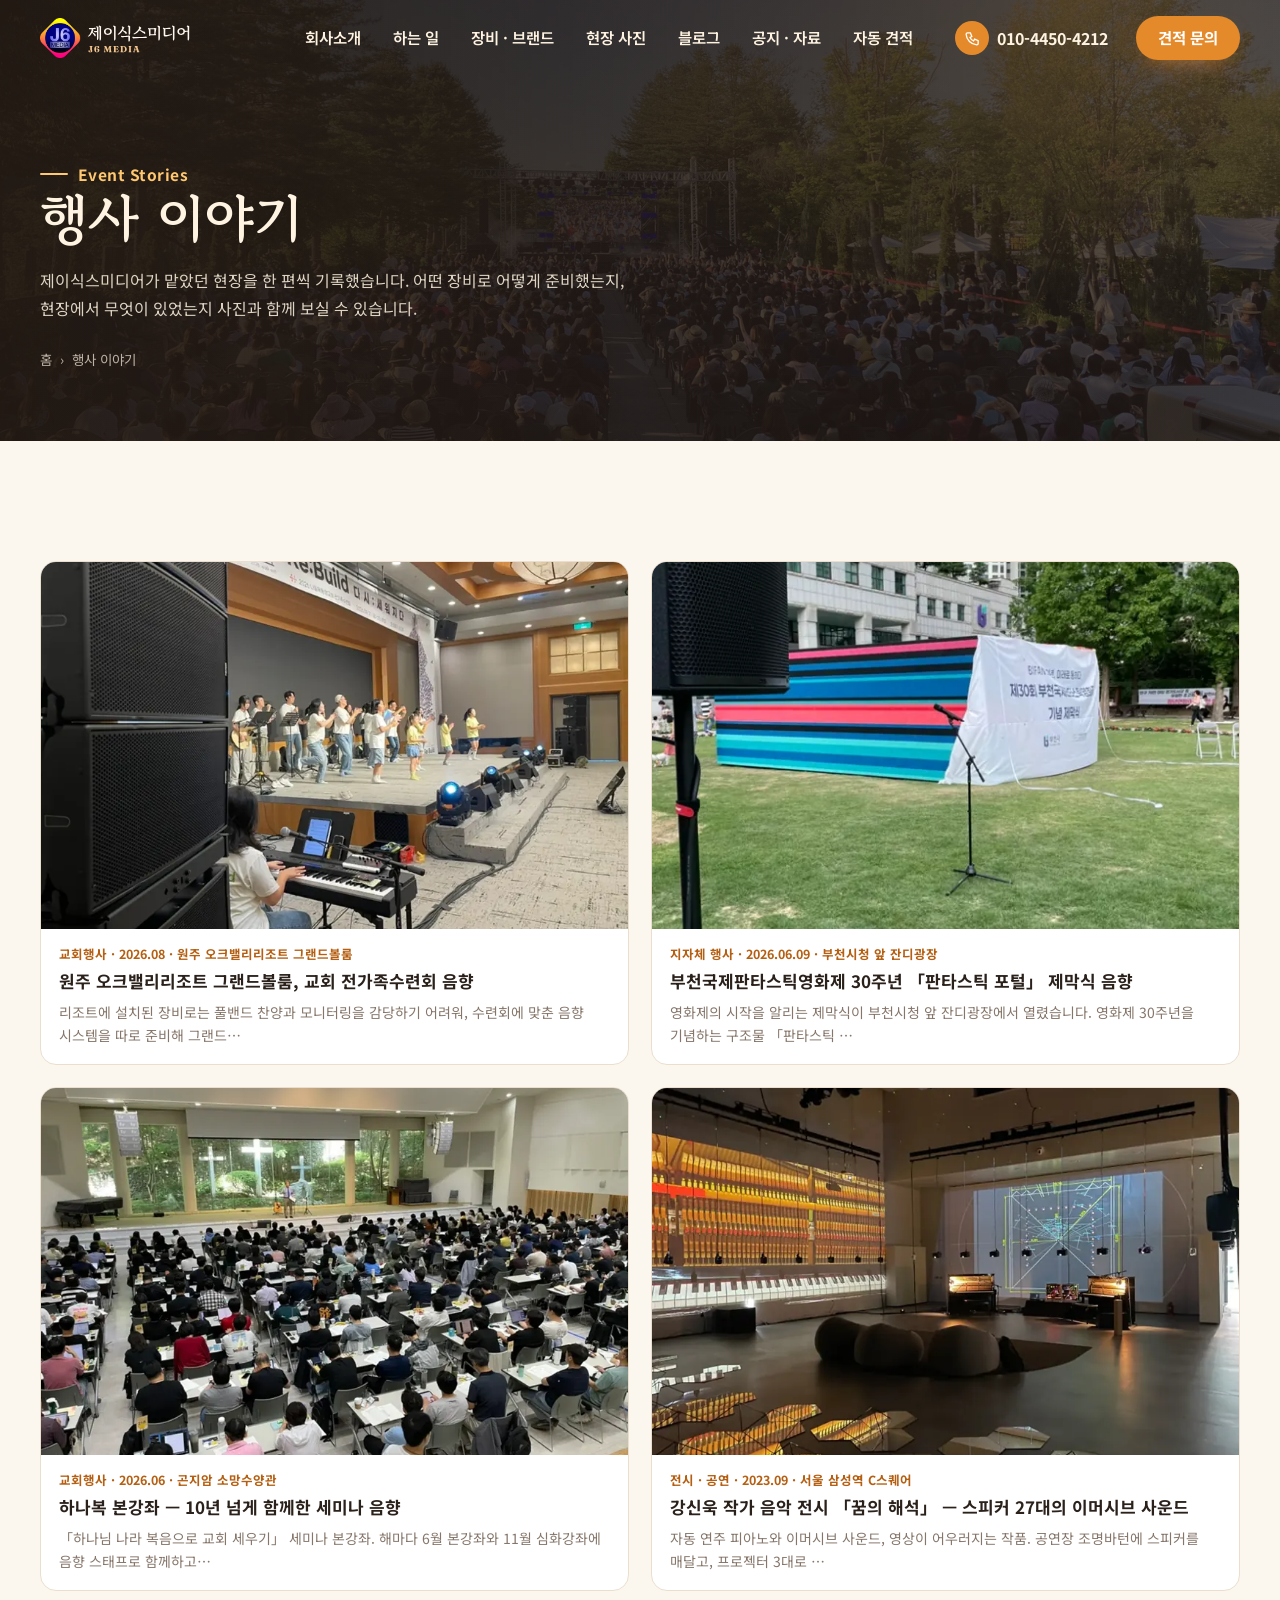
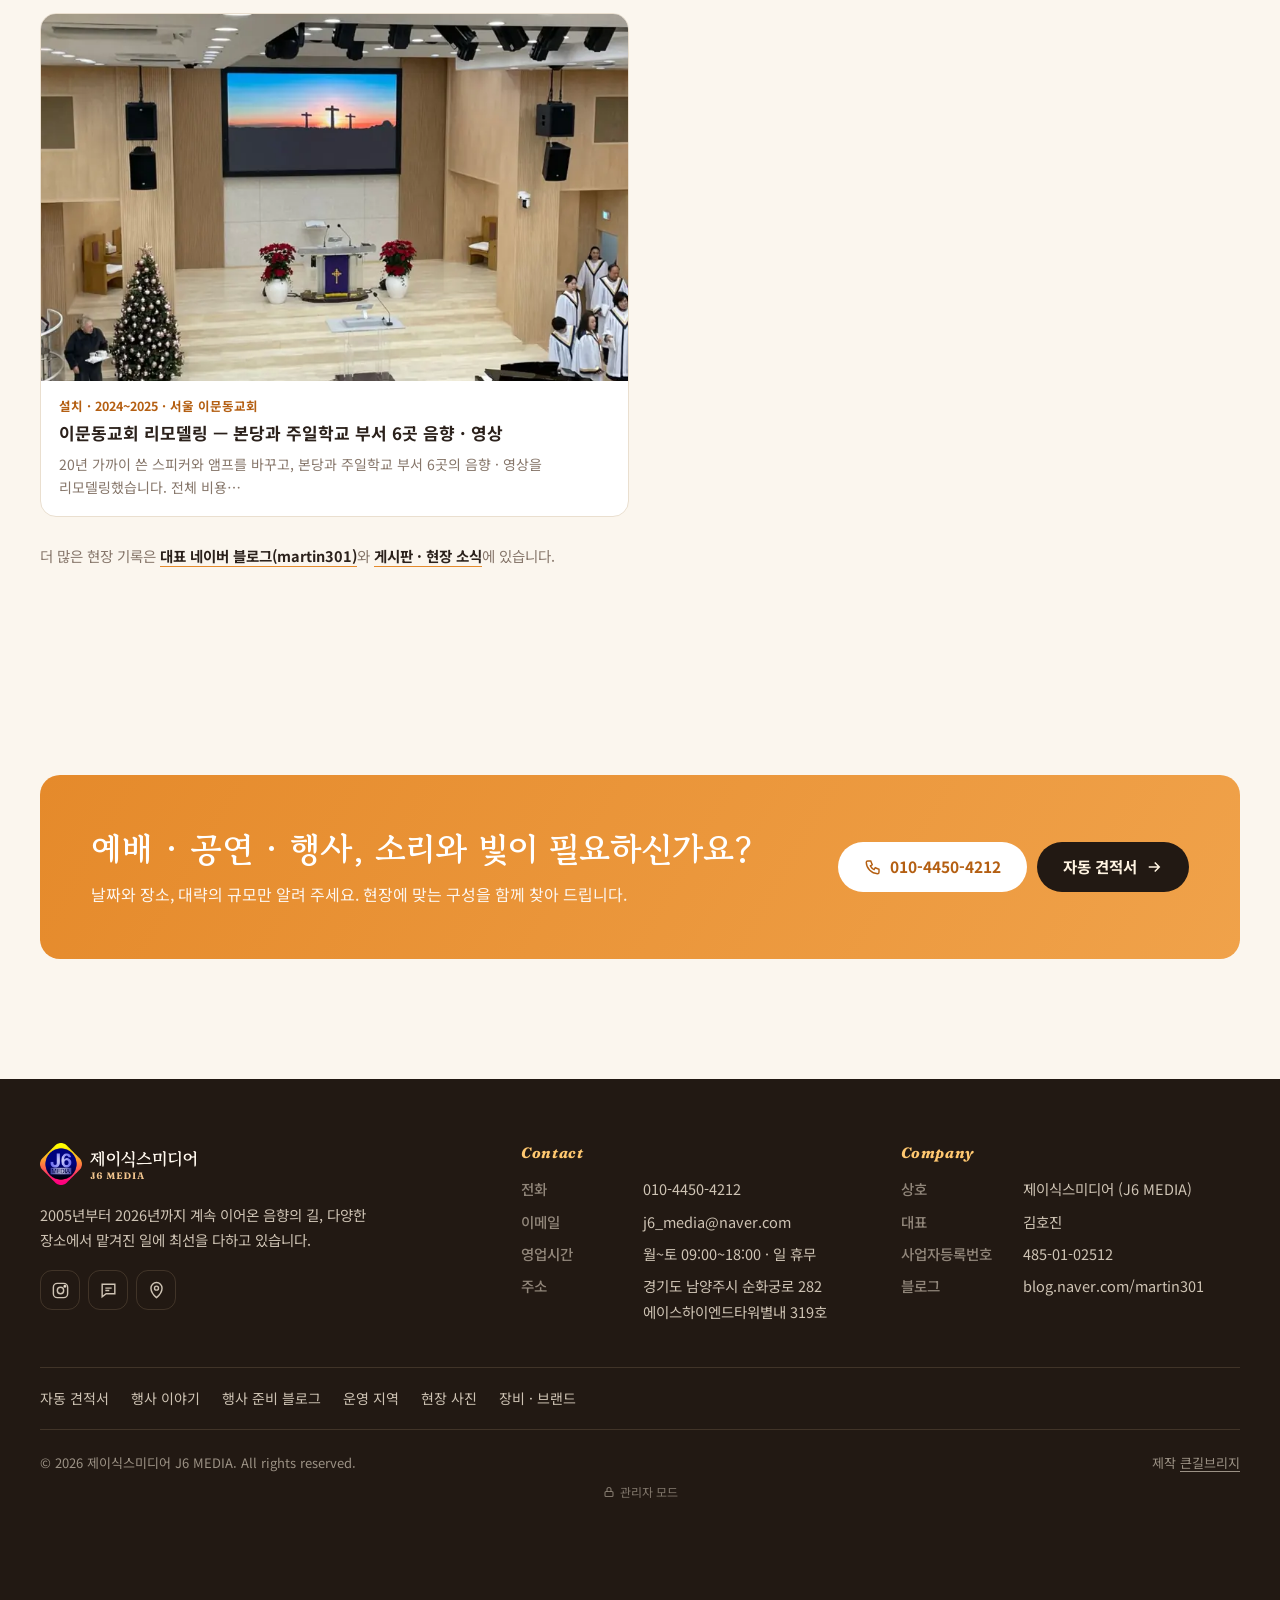
<file: stories/index.html>
<!doctype html>
<html lang="ko">
<head>
<meta charset="utf-8">
<meta name="viewport" content="width=device-width,initial-scale=1,viewport-fit=cover">
<title>행사 이야기 | 제이식스미디어 — 수련회 · 영화제 · 세미나 · 입체음향 전시 · 교회 리모델링 현장 기록</title>
<meta name="description" content="제이식스미디어가 맡았던 현장을 한 편씩 기록했습니다. 원주 오크밸리 수련회, 부천국제판타스틱영화제 제막식, 하나복 본강좌, 강신욱 작가 전시 「꿈의 해석」, 이문동교회 리모델링.">
<meta name="robots" content="index,follow,max-image-preview:large">
<meta name="theme-color" content="#221913">
<link rel="canonical" href="https://www.j6media.co.kr/stories/index.html">
<meta name="keywords" content="제이식스미디어, J6 MEDIA, 음향 렌탈, 조명 렌탈, 교회 음향, 교회 음향 설치, 행사 음향, 공연 음향, 입체음향, 방송장비 설치, 남양주 음향, 별내 음향, NEXO 라인어레이">
<meta property="og:type" content="website">
<meta property="og:site_name" content="제이식스미디어 J6 MEDIA">
<meta property="og:locale" content="ko_KR">
<meta property="og:title" content="행사 이야기 | 제이식스미디어 — 수련회 · 영화제 · 세미나 · 입체음향 전시 · 교회 리모델링 현장 기록">
<meta property="og:description" content="제이식스미디어가 맡았던 현장을 한 편씩 기록했습니다. 원주 오크밸리 수련회, 부천국제판타스틱영화제 제막식, 하나복 본강좌, 강신욱 작가 전시 「꿈의 해석」, 이문동교회 리모델링.">
<meta property="og:url" content="https://www.j6media.co.kr/stories/index.html">
<meta property="og:image" content="https://www.j6media.co.kr/assets/img/works/w41.webp">
<meta property="og:image:width" content="1200">
<meta property="og:image:height" content="630">
<meta name="twitter:card" content="summary_large_image">
<meta name="geo.region" content="KR-41">
<meta name="geo.placename" content="남양주시">
<meta name="geo.position" content="37.6524324;127.1293090">
<script type="application/ld+json">{"@context":"https://schema.org","@type":"LocalBusiness","@id":"https://www.j6media.co.kr/#business","name":"제이식스미디어","alternateName":["J6 MEDIA","J6미디어"],"url":"https://www.j6media.co.kr/","logo":"https://www.j6media.co.kr/assets/img/logo.png","image":"https://www.j6media.co.kr/assets/img/og.jpg","description":"2005년부터 이어온 음향의 길. 예배 · 공연 · 행사 음향 · 조명 렌탈 및 운영, 음향 · 영상 · 방송장비 제안 및 설치.","telephone":"+82-10-4450-4212","email":"j6_media@naver.com","address":{"@type":"PostalAddress","streetAddress":"순화궁로 282 에이스하이엔드타워별내 319호","addressLocality":"남양주시","addressRegion":"경기도","addressCountry":"KR"},"geo":{"@type":"GeoCoordinates","latitude":37.6524324,"longitude":127.129309},"openingHoursSpecification":[{"@type":"OpeningHoursSpecification","dayOfWeek":["Monday","Tuesday","Wednesday","Thursday","Friday","Saturday"],"opens":"09:00","closes":"18:00"}],"founder":{"@type":"Person","name":"김호진"},"areaServed":"대한민국","sameAs":["https://www.instagram.com/j6_media/","https://blog.naver.com/martin301","https://map.naver.com/p/entry/place/1026343689"],"hasOfferCatalog":{"@type":"OfferCatalog","name":"제이식스미디어 서비스","itemListElement":[{"@type":"Offer","itemOffered":{"@type":"Service","name":"교회행사 음향 · 조명"}},{"@type":"Offer","itemOffered":{"@type":"Service","name":"기업행사 음향 · 조명"}},{"@type":"Offer","itemOffered":{"@type":"Service","name":"지자체 행사 음향"}},{"@type":"Offer","itemOffered":{"@type":"Service","name":"학교행사 음향"}},{"@type":"Offer","itemOffered":{"@type":"Service","name":"전시 · 공연 입체음향"}},{"@type":"Offer","itemOffered":{"@type":"Service","name":"음향 · 영상 · 방송장비 제안 및 설치"}}]}}</script>
<script type="application/ld+json">{"@context":"https://schema.org","@type":"BreadcrumbList","itemListElement":[{"@type":"ListItem","position":1,"name":"홈","item":"https://www.j6media.co.kr/"},{"@type":"ListItem","position":2,"name":"행사 이야기","item":"https://www.j6media.co.kr/stories/index.html"}]}</script>
<link rel="icon" href="../assets/img/favicon.svg" type="image/svg+xml"><link rel="apple-touch-icon" href="../assets/img/apple-touch-icon.png">
<link rel="preconnect" href="https://fonts.googleapis.com"><link rel="preconnect" href="https://fonts.gstatic.com" crossorigin>
<link href="https://fonts.googleapis.com/css2?family=Fraunces:ital,opsz,wght@0,9..144,600;0,9..144,800;1,9..144,600;1,9..144,700&family=Gowun+Batang:wght@700&family=Noto+Sans+KR:wght@400;500;600;700&display=swap" rel="stylesheet">
<link rel="stylesheet" href="../assets/style.css?v=7">
<script defer src="https://www.ai-make.co.kr/stats/stats.js" data-site="j6"></script>
</head>
<body>
<div class="progress" id="progress" aria-hidden="true"></div>

<header class="hd on-dark" id="hd">
  <div class="wrap">
    <a class="logo" href="../index.html" aria-label="제이식스미디어 홈"><img class="d" src="../assets/img/logo-h.svg" alt="제이식스미디어 J6 MEDIA" width="183" height="48"><img class="w" src="../assets/img/logo-h-white.svg" alt="제이식스미디어 J6 MEDIA" width="183" height="48"></a>
    <nav class="menu" aria-label="주 메뉴"><a href="../about.html">회사소개</a><a href="../service.html">하는 일</a><a href="../equipment.html">장비 · 브랜드</a><a href="../portfolio.html">현장 사진</a><a href="../blog/">블로그</a><a href="../notice.html">공지 · 자료</a><a href="../quote.html">자동 견적</a></nav>
    <a class="tel" href="tel:010-4450-4212"><i><svg viewBox="0 0 24 24" fill="none" stroke="currentColor" stroke-width="1.9"><path d="M5 4h4l2 5-2.5 1.5a11 11 0 0 0 5 5L15 13l5 2v4a2 2 0 0 1-2 2A16 16 0 0 1 3 6a2 2 0 0 1 2-2z"/></svg></i>010-4450-4212</a>
    <a class="btn btn-amb cta" href="../contact.html" style="min-height:44px;padding:0 20px">견적 문의</a>
    <button class="burger" id="burger" aria-label="메뉴 열기" aria-expanded="false" aria-controls="sheet"><i></i></button>
  </div>
</header>
<div class="sheet" id="sheet" aria-label="모바일 메뉴">
  <div class="head"><a href="../index.html" aria-label="제이식스미디어 홈"><img src="../assets/img/logo-h.svg" alt="제이식스미디어 J6 MEDIA" width="183" height="48"></a><button class="x" aria-label="메뉴 닫기"><svg viewBox="0 0 24 24" fill="none" stroke="currentColor" stroke-width="2"><path d="M6 6l12 12M18 6L6 18"/></svg></button></div>
  <nav><a href="../index.html">홈<small>HOME</small></a><a href="../about.html">회사소개<small>ABOUT</small></a><a href="../service.html">하는 일<small>SERVICE</small></a><a href="../equipment.html">장비 · 브랜드<small>EQUIPMENT</small></a><a href="../portfolio.html">현장 사진<small>WORKS</small></a><a href="../notice.html">공지 · 자료<small>NOTICE</small></a><a href="../quote.html">자동 견적서<small>QUOTE</small></a><a href="../stories/index.html">행사 이야기<small>STORIES</small></a><a href="../blog/">행사 준비 블로그<small>BLOG</small></a><a href="../areas/index.html">운영 지역<small>AREAS</small></a><a href="../contact.html">견적 문의<small>CONTACT</small></a></nav>
  <div class="foot">대표 김호진 · 월~토 09:00~18:00<br>경기도 남양주시 순화궁로 282 에이스하이엔드타워별내 319호<a class="btn btn-amb" href="tel:010-4450-4212"><svg viewBox="0 0 24 24" fill="none" stroke="currentColor" stroke-width="1.9"><path d="M5 4h4l2 5-2.5 1.5a11 11 0 0 0 5 5L15 13l5 2v4a2 2 0 0 1-2 2A16 16 0 0 1 3 6a2 2 0 0 1 2-2z"/></svg>전화로 바로 상담</a></div>
</div>
<section class="phead">
  <div class="bg" style="background-image:url(../assets/img/works/w41.webp)"></div>
  <div class="wrap">
    <p class="eyebrow">Event Stories</p>
    <h1>행사 이야기</h1>
    <p>제이식스미디어가 맡았던 현장을 한 편씩 기록했습니다. 어떤 장비로 어떻게 준비했는지, 현장에서 무엇이 있었는지 사진과 함께 보실 수 있습니다.</p>
    <div class="crumb"><a href="../index.html">홈</a><span>›</span><span>행사 이야기</span></div>
  </div>
</section>

<main>
<section class="sec"><div class="wrap"><div class="stcards big"><a class="stcard reveal" href="../stories/wonju-oakvalley-retreat.html"><img src="../assets/img/works/t10.webp" alt="" loading="lazy" width="800" height="600"><span><small>교회행사 · 2026.08 · 원주 오크밸리리조트 그랜드볼룸</small>원주 오크밸리리조트 그랜드볼룸, 교회 전가족수련회 음향<em>리조트에 설치된 장비로는 풀밴드 찬양과 모니터링을 감당하기 어려워, 수련회에 맞춘 음향 시스템을 따로 준비해 그랜드…</em></span></a><a class="stcard reveal" href="../stories/bucheon-fantastic-portal.html"><img src="../assets/img/works/t16.webp" alt="" loading="lazy" width="800" height="600"><span><small>지자체 행사 · 2026.06.09 · 부천시청 앞 잔디광장</small>부천국제판타스틱영화제 30주년 「판타스틱 포털」 제막식 음향<em>영화제의 시작을 알리는 제막식이 부천시청 앞 잔디광장에서 열렸습니다. 영화제 30주년을 기념하는 구조물 「판타스틱 …</em></span></a><a class="stcard reveal" href="../stories/hanabok-seminar.html"><img src="../assets/img/works/t18.webp" alt="" loading="lazy" width="800" height="600"><span><small>교회행사 · 2026.06 · 곤지암 소망수양관</small>하나복 본강좌 — 10년 넘게 함께한 세미나 음향<em>「하나님 나라 복음으로 교회 세우기」 세미나 본강좌. 해마다 6월 본강좌와 11월 심화강좌에 음향 스태프로 함께하고…</em></span></a><a class="stcard reveal" href="../stories/dream-interpretation-exhibition.html"><img src="../assets/img/works/t3.webp" alt="" loading="lazy" width="800" height="600"><span><small>전시 · 공연 · 2023.09 · 서울 삼성역 C스퀘어</small>강신욱 작가 음악 전시 「꿈의 해석」 — 스피커 27대의 이머시브 사운드<em>자동 연주 피아노와 이머시브 사운드, 영상이 어우러지는 작품. 공연장 조명바턴에 스피커를 매달고, 프로젝터 3대로 …</em></span></a><a class="stcard reveal" href="../stories/imundong-church-remodeling.html"><img src="../assets/img/works/t23.webp" alt="" loading="lazy" width="800" height="600"><span><small>설치 · 2024~2025 · 서울 이문동교회</small>이문동교회 리모델링 — 본당과 주일학교 부서 6곳 음향 · 영상<em>20년 가까이 쓴 스피커와 앰프를 바꾸고, 본당과 주일학교 부서 6곳의 음향 · 영상을 리모델링했습니다. 전체 비용…</em></span></a></div><p class="snote">더 많은 현장 기록은 <a href="https://blog.naver.com/martin301/" target="_blank" rel="noopener">대표 네이버 블로그(martin301)</a>와 <a href="../notice.html#board">게시판 · 현장 소식</a>에 있습니다.</p></div></section>
<section class="sec" style="padding-top:clamp(48px,6vw,72px)">
  <div class="wrap">
    <div class="ctaband reveal">
      <div class="eq" aria-hidden="true"><span></span><span></span><span></span><span></span><span></span><span></span><span></span></div>
      <div><h2>예배 · 공연 · 행사, 소리와 빛이 필요하신가요?</h2><p>날짜와 장소, 대략의 규모만 알려 주세요. 현장에 맞는 구성을 함께 찾아 드립니다.</p></div>
      <div class="btns"><a class="btn btn-w" href="tel:010-4450-4212"><svg viewBox="0 0 24 24" fill="none" stroke="currentColor" stroke-width="1.9"><path d="M5 4h4l2 5-2.5 1.5a11 11 0 0 0 5 5L15 13l5 2v4a2 2 0 0 1-2 2A16 16 0 0 1 3 6a2 2 0 0 1 2-2z"/></svg>010-4450-4212</a><a class="btn btn-ink" href="../quote.html">자동 견적서<svg viewBox="0 0 24 24" fill="none" stroke="currentColor" stroke-width="2"><path d="M5 12h14M13 6l6 6-6 6"/></svg></a></div>
    </div>
  </div>
</section>
</main>

<footer class="ft">
  <div class="wrap">
    <div class="top">
      <div>
        <a class="logo" href="../index.html" aria-label="제이식스미디어 홈"><img src="../assets/img/logo-h-white.svg" alt="제이식스미디어 J6 MEDIA" width="183" height="48"></a>
        <p class="say">2005년부터 2026년까지 계속 이어온 음향의 길, 다양한 장소에서 맡겨진 일에 최선을 다하고 있습니다.</p>
        <div class="sns">
          <a href="https://www.instagram.com/j6_media/" target="_blank" rel="noopener" aria-label="인스타그램 j6_media"><svg viewBox="0 0 24 24" fill="none" stroke="currentColor" stroke-width="1.8"><rect x="3" y="3" width="18" height="18" rx="5"/><circle cx="12" cy="12" r="4"/><circle cx="17.5" cy="6.5" r="1" fill="currentColor"/></svg></a>
          <a href="https://blog.naver.com/martin301" target="_blank" rel="noopener" aria-label="네이버 블로그 martin301"><svg viewBox="0 0 24 24" fill="none" stroke="currentColor" stroke-width="1.8"><path d="M4 4h16v12H9l-5 4z"/><path d="M8 9h8M8 12h5"/></svg></a>
          <a href="https://map.naver.com/p/entry/place/1026343689" target="_blank" rel="noopener" aria-label="네이버 플레이스"><svg viewBox="0 0 24 24" fill="none" stroke="currentColor" stroke-width="1.8"><path d="M12 21s-7-6.2-7-12a7 7 0 0 1 14 0c0 5.8-7 12-7 12z"/><circle cx="12" cy="9" r="2.5"/></svg></a>
        </div>
      </div>
      <div><h4>Contact</h4><ul>
        <li><b>전화</b><a href="tel:010-4450-4212">010-4450-4212</a></li>
        <li><b>이메일</b><a href="mailto:j6_media@naver.com">j6_media@naver.com</a></li>
        <li><b>영업시간</b>월~토 09:00~18:00 · 일 휴무</li>
        <li><b>주소</b>경기도 남양주시 순화궁로 282 에이스하이엔드타워별내 319호</li></ul></div>
      <div><h4>Company</h4><ul>
        <li><b>상호</b>제이식스미디어 (J6 MEDIA)</li>
        <li><b>대표</b>김호진</li>
        <li><b>사업자등록번호</b>485-01-02512</li>
        <li><b>블로그</b><a href="https://blog.naver.com/martin301" target="_blank" rel="noopener">blog.naver.com/martin301</a></li></ul></div>
    </div>
    <div class="ftl"><a href="../quote.html">자동 견적서</a><a href="../stories/index.html">행사 이야기</a><a href="../blog/">행사 준비 블로그</a><a href="../areas/index.html">운영 지역</a><a href="../portfolio.html">현장 사진</a><a href="../equipment.html">장비 · 브랜드</a></div>
    <div class="bot"><span>© 2026 제이식스미디어 J6 MEDIA. All rights reserved.</span><span>제작 <a href="https://www.ai-make.co.kr" target="_blank" rel="noopener">큰길브리지</a></span></div>
  </div>
</footer>
<div class="quick" aria-label="빠른 연락">
  <a href="tel:010-4450-4212"><svg viewBox="0 0 24 24" fill="none" stroke="currentColor" stroke-width="1.9"><path d="M5 4h4l2 5-2.5 1.5a11 11 0 0 0 5 5L15 13l5 2v4a2 2 0 0 1-2 2A16 16 0 0 1 3 6a2 2 0 0 1 2-2z"/></svg>전화</a>
  <a href="sms:010-4450-4212"><svg viewBox="0 0 24 24" fill="none" stroke="currentColor" stroke-width="1.9"><path d="M4 5h16v11H9l-5 4z"/><path d="M8 10h8"/></svg>문자</a>
  <a class="main" href="../contact.html">견적 문의<svg viewBox="0 0 24 24" fill="none" stroke="currentColor" stroke-width="2"><path d="M5 12h14M13 6l6 6-6 6"/></svg></a>
</div>
<button class="totop" id="totop" aria-label="맨 위로"><svg viewBox="0 0 24 24" fill="none" stroke="currentColor" stroke-width="2"><path d="M12 19V5M5 12l7-7 7 7"/></svg></button>
<script src="../assets/app.js?v=20261004"></script>
</body>
</html>
</file>
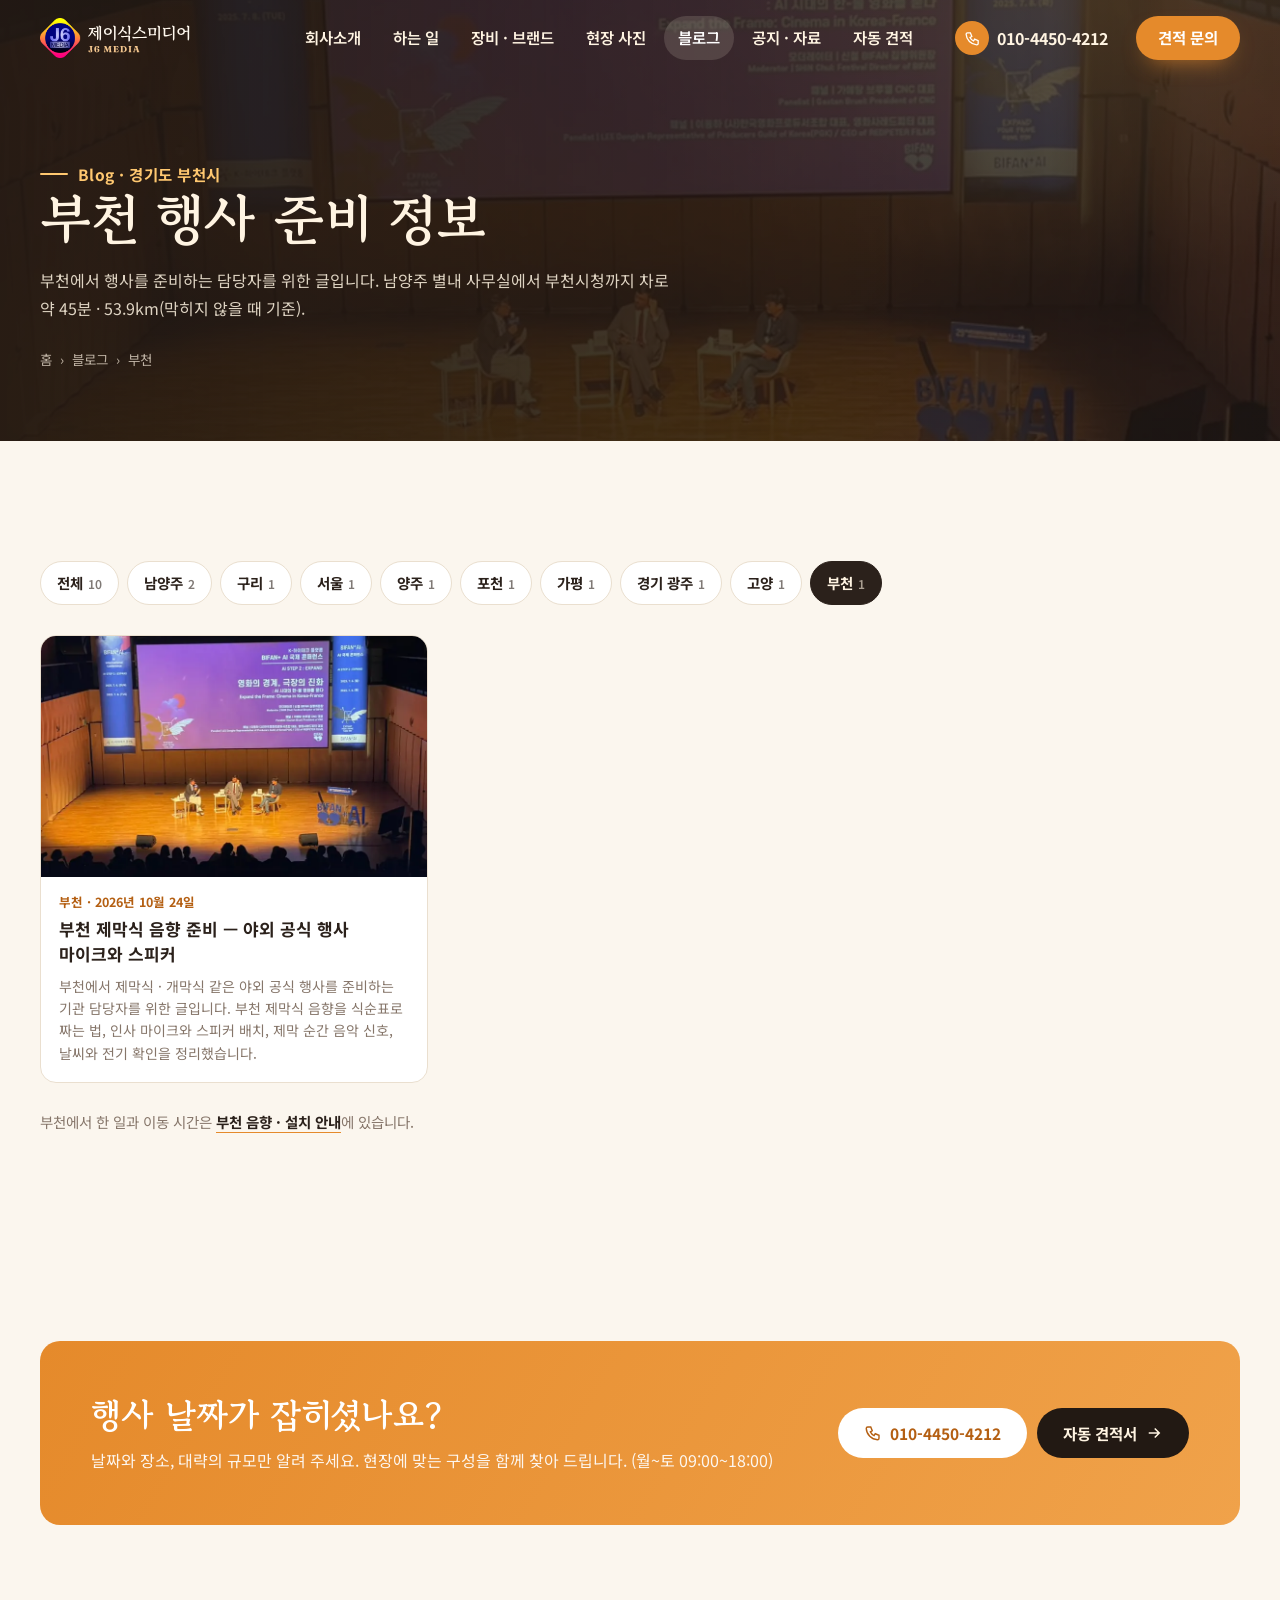
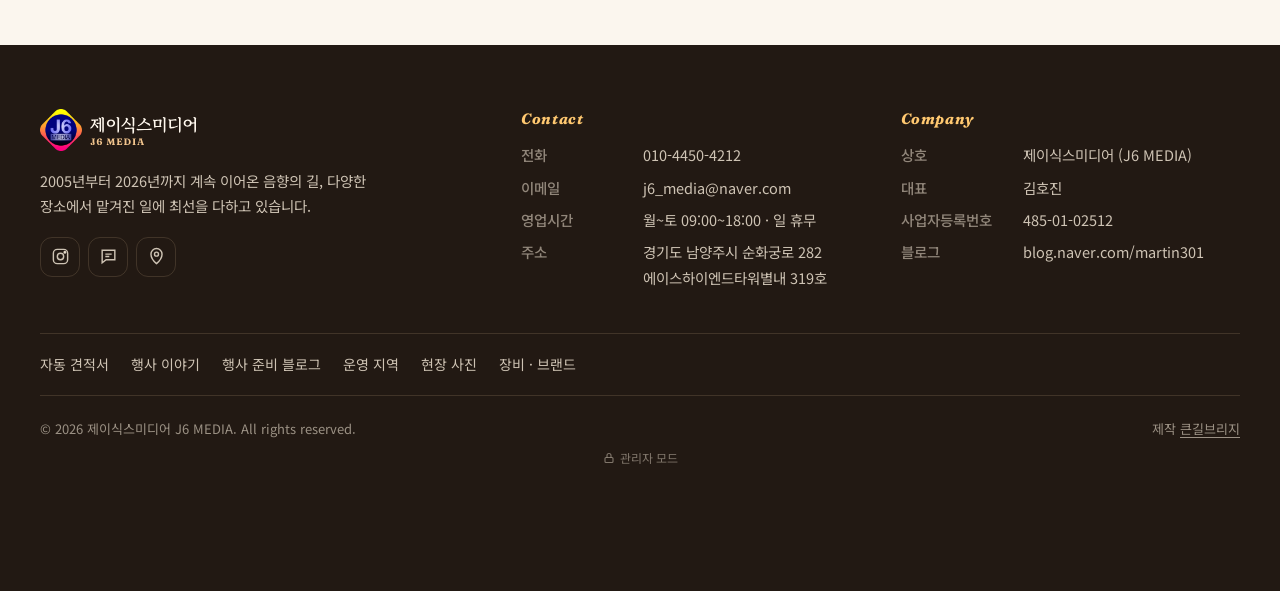
<file: blog/bucheon/index.html>
<!doctype html>
<html lang="ko">
<head>
<meta charset="utf-8">
<meta name="viewport" content="width=device-width,initial-scale=1,viewport-fit=cover">
<title>부천 행사 준비 정보 — 예배 · 세미나 · 공연 · 학교 축제 음향 · 조명 | 제이식스미디어</title>
<meta name="description" content="부천에서 행사를 준비할 때 확인할 것들. 예배 · 수련회 · 세미나 · 공연 · 학교 축제 · 공식 행사의 음향 · 조명과 장비 설치 상담 준비까지 현장 기준으로 정리한 글 모음입니다.">
<meta name="robots" content="index,follow,max-image-preview:large">
<meta name="theme-color" content="#221913">
<link rel="canonical" href="https://www.j6media.co.kr/blog/bucheon/">
<link rel="alternate" type="application/rss+xml" title="제이식스미디어 행사 준비 블로그" href="https://www.j6media.co.kr/rss.xml">
<meta property="og:type" content="website">
<meta property="og:site_name" content="제이식스미디어 J6 MEDIA">
<meta property="og:locale" content="ko_KR">
<meta property="og:title" content="부천 행사 준비 정보 — 예배 · 세미나 · 공연 · 학교 축제 음향 · 조명 | 제이식스미디어">
<meta property="og:description" content="부천에서 행사를 준비할 때 확인할 것들. 예배 · 수련회 · 세미나 · 공연 · 학교 축제 · 공식 행사의 음향 · 조명과 장비 설치 상담 준비까지 현장 기준으로 정리한 글 모음입니다.">
<meta property="og:url" content="https://www.j6media.co.kr/blog/bucheon/">
<meta property="og:image" content="https://www.j6media.co.kr/assets/img/works/w15.webp">
<meta name="twitter:card" content="summary_large_image">
<script type="application/ld+json">{"@context":"https://schema.org","@graph":[{"@type":"BreadcrumbList","itemListElement":[{"@type":"ListItem","position":1,"name":"홈","item":"https://www.j6media.co.kr/"},{"@type":"ListItem","position":2,"name":"블로그","item":"https://www.j6media.co.kr/blog/"},{"@type":"ListItem","position":3,"name":"부천 행사 준비 정보","item":"https://www.j6media.co.kr/blog/bucheon/"}]},{"@type":"CollectionPage","@id":"https://www.j6media.co.kr/blog/bucheon/","name":"부천 행사 준비 정보","inLanguage":"ko","hasPart":[{"@type":"BlogPosting","headline":"부천 제막식 음향 준비 — 야외 공식 행사 마이크와 스피커","url":"https://www.j6media.co.kr/blog/%EB%B6%80%EC%B2%9C-%EC%A0%9C%EB%A7%89%EC%8B%9D-%EC%9D%8C%ED%96%A5-%EC%95%BC%EC%99%B8-%EA%B3%B5%EC%8B%9D-%ED%96%89%EC%82%AC-%EB%A7%88%EC%9D%B4%ED%81%AC-%EC%8A%A4%ED%94%BC%EC%BB%A4/"}]}]}</script>
<link rel="icon" href="../../assets/img/favicon.svg" type="image/svg+xml"><link rel="apple-touch-icon" href="../../assets/img/apple-touch-icon.png">
<link rel="preconnect" href="https://fonts.googleapis.com"><link rel="preconnect" href="https://fonts.gstatic.com" crossorigin>
<link href="https://fonts.googleapis.com/css2?family=Fraunces:ital,opsz,wght@0,9..144,600;0,9..144,800;1,9..144,600;1,9..144,700&family=Gowun+Batang:wght@700&family=Noto+Sans+KR:wght@400;500;600;700&display=swap" rel="stylesheet">
<link rel="stylesheet" href="../../assets/style.css?v=7">
<script defer src="https://www.ai-make.co.kr/stats/stats.js" data-site="j6"></script>
</head>
<body>
<div class="progress" id="progress" aria-hidden="true"></div>

<header class="hd on-dark" id="hd">
  <div class="wrap">
    <a class="logo" href="../../index.html" aria-label="제이식스미디어 홈"><img class="d" src="../../assets/img/logo-h.svg" alt="제이식스미디어 J6 MEDIA" width="183" height="48"><img class="w" src="../../assets/img/logo-h-white.svg" alt="제이식스미디어 J6 MEDIA" width="183" height="48"></a>
    <nav class="menu" aria-label="주 메뉴"><a href="../../about.html">회사소개</a><a href="../../service.html">하는 일</a><a href="../../equipment.html">장비 · 브랜드</a><a href="../../portfolio.html">현장 사진</a><a href="../../blog/" class="act" aria-current="page">블로그</a><a href="../../notice.html">공지 · 자료</a><a href="../../quote.html">자동 견적</a></nav>
    <a class="tel" href="tel:010-4450-4212"><i><svg viewBox="0 0 24 24" fill="none" stroke="currentColor" stroke-width="1.9"><path d="M5 4h4l2 5-2.5 1.5a11 11 0 0 0 5 5L15 13l5 2v4a2 2 0 0 1-2 2A16 16 0 0 1 3 6a2 2 0 0 1 2-2z"/></svg></i>010-4450-4212</a>
    <a class="btn btn-amb cta" href="../../contact.html" style="min-height:44px;padding:0 20px">견적 문의</a>
    <button class="burger" id="burger" aria-label="메뉴 열기" aria-expanded="false" aria-controls="sheet"><i></i></button>
  </div>
</header>
<div class="sheet" id="sheet" aria-label="모바일 메뉴">
  <div class="head"><a href="../../index.html" aria-label="제이식스미디어 홈"><img src="../../assets/img/logo-h.svg" alt="제이식스미디어 J6 MEDIA" width="183" height="48"></a><button class="x" aria-label="메뉴 닫기"><svg viewBox="0 0 24 24" fill="none" stroke="currentColor" stroke-width="2"><path d="M6 6l12 12M18 6L6 18"/></svg></button></div>
  <nav><a href="../../index.html">홈<small>HOME</small></a><a href="../../about.html">회사소개<small>ABOUT</small></a><a href="../../service.html">하는 일<small>SERVICE</small></a><a href="../../equipment.html">장비 · 브랜드<small>EQUIPMENT</small></a><a href="../../portfolio.html">현장 사진<small>WORKS</small></a><a href="../../notice.html">공지 · 자료<small>NOTICE</small></a><a href="../../quote.html">자동 견적서<small>QUOTE</small></a><a href="../../stories/index.html">행사 이야기<small>STORIES</small></a><a href="../../blog/" class="act">행사 준비 블로그<small>BLOG</small></a><a href="../../areas/index.html">운영 지역<small>AREAS</small></a><a href="../../contact.html">견적 문의<small>CONTACT</small></a></nav>
  <div class="foot">대표 김호진 · 월~토 09:00~18:00<br>경기도 남양주시 순화궁로 282 에이스하이엔드타워별내 319호<a class="btn btn-amb" href="tel:010-4450-4212"><svg viewBox="0 0 24 24" fill="none" stroke="currentColor" stroke-width="1.9"><path d="M5 4h4l2 5-2.5 1.5a11 11 0 0 0 5 5L15 13l5 2v4a2 2 0 0 1-2 2A16 16 0 0 1 3 6a2 2 0 0 1 2-2z"/></svg>전화로 바로 상담</a></div>
</div>
<section class="phead">
  <div class="bg" style="background-image:url(../../assets/img/works/w15.webp)"></div>
  <div class="wrap">
    <p class="eyebrow">Blog · 경기도 부천시</p>
    <h1>부천 행사 준비 정보</h1>
    <p>부천에서 행사를 준비하는 담당자를 위한 글입니다. 남양주 별내 사무실에서 부천시청까지 차로 약 45분 · 53.9km(막히지 않을 때 기준).</p>
    <div class="crumb"><a href="../../index.html">홈</a><span>›</span><a href="../../blog/">블로그</a><span>›</span><span>부천</span></div>
  </div>
</section>

<main>
<section class="sec">
  <div class="wrap">
  <nav class="bchips" aria-label="지역별 글">
    <a href="../../blog/">전체<small>10</small></a>
    <a href="../../blog/namyangju/">남양주<small>2</small></a>
    <a href="../../blog/guri/">구리<small>1</small></a>
    <a href="../../blog/seoul/">서울<small>1</small></a>
    <a href="../../blog/yangju/">양주<small>1</small></a>
    <a href="../../blog/pocheon/">포천<small>1</small></a>
    <a href="../../blog/gapyeong/">가평<small>1</small></a>
    <a href="../../blog/gwangju/">경기 광주<small>1</small></a>
    <a href="../../blog/goyang/">고양<small>1</small></a>
    <a href="../../blog/bucheon/" class="act" aria-current="page">부천<small>1</small></a>
  </nav>
  <div class="stcards"><a class="stcard" href="../../blog/%EB%B6%80%EC%B2%9C-%EC%A0%9C%EB%A7%89%EC%8B%9D-%EC%9D%8C%ED%96%A5-%EC%95%BC%EC%99%B8-%EA%B3%B5%EC%8B%9D-%ED%96%89%EC%82%AC-%EB%A7%88%EC%9D%B4%ED%81%AC-%EC%8A%A4%ED%94%BC%EC%BB%A4/"><img src="../../assets/img/works/t15.webp" alt="공연장 무대 위 대형 스크린 앞에서 세 사람이 대담하는 콘퍼런스 장면" loading="lazy" decoding="async" width="800" height="500"><span><small>부천 · 2026년 10월 24일</small>부천 제막식 음향 준비 — 야외 공식 행사 마이크와 스피커<em>부천에서 제막식 · 개막식 같은 야외 공식 행사를 준비하는 기관 담당자를 위한 글입니다. 부천 제막식 음향을 식순표로 짜는 법, 인사 마이크와 스피커 배치, 제막 순간 음악 신호, 날씨와 전기 확인을 정리했습니다.</em></span></a></div>
  <p class="snote">부천에서 한 일과 이동 시간은 <a href="../../areas/bucheon.html">부천 음향 · 설치 안내</a>에 있습니다.</p>
  </div>
</section>
<section class="sec" style="padding-top:clamp(48px,6vw,72px)">
  <div class="wrap">
    <div class="ctaband">
      <div class="eq" aria-hidden="true"><span></span><span></span><span></span><span></span><span></span><span></span><span></span></div>
      <div><h2>행사 날짜가 잡히셨나요?</h2><p>날짜와 장소, 대략의 규모만 알려 주세요. 현장에 맞는 구성을 함께 찾아 드립니다. (월~토 09:00~18:00)</p></div>
      <div class="btns"><a class="btn btn-w" href="tel:010-4450-4212"><svg viewBox="0 0 24 24" fill="none" stroke="currentColor" stroke-width="1.9"><path d="M5 4h4l2 5-2.5 1.5a11 11 0 0 0 5 5L15 13l5 2v4a2 2 0 0 1-2 2A16 16 0 0 1 3 6a2 2 0 0 1 2-2z"/></svg>010-4450-4212</a><a class="btn btn-ink" href="../../quote.html">자동 견적서<svg viewBox="0 0 24 24" fill="none" stroke="currentColor" stroke-width="2"><path d="M5 12h14M13 6l6 6-6 6"/></svg></a></div>
    </div>
  </div>
</section>
</main>

<footer class="ft">
  <div class="wrap">
    <div class="top">
      <div>
        <a class="logo" href="../../index.html" aria-label="제이식스미디어 홈"><img src="../../assets/img/logo-h-white.svg" alt="제이식스미디어 J6 MEDIA" width="183" height="48"></a>
        <p class="say">2005년부터 2026년까지 계속 이어온 음향의 길, 다양한 장소에서 맡겨진 일에 최선을 다하고 있습니다.</p>
        <div class="sns">
          <a href="https://www.instagram.com/j6_media/" target="_blank" rel="noopener" aria-label="인스타그램 j6_media"><svg viewBox="0 0 24 24" fill="none" stroke="currentColor" stroke-width="1.8"><rect x="3" y="3" width="18" height="18" rx="5"/><circle cx="12" cy="12" r="4"/><circle cx="17.5" cy="6.5" r="1" fill="currentColor"/></svg></a>
          <a href="https://blog.naver.com/martin301" target="_blank" rel="noopener" aria-label="네이버 블로그 martin301"><svg viewBox="0 0 24 24" fill="none" stroke="currentColor" stroke-width="1.8"><path d="M4 4h16v12H9l-5 4z"/><path d="M8 9h8M8 12h5"/></svg></a>
          <a href="https://map.naver.com/p/entry/place/1026343689" target="_blank" rel="noopener" aria-label="네이버 플레이스"><svg viewBox="0 0 24 24" fill="none" stroke="currentColor" stroke-width="1.8"><path d="M12 21s-7-6.2-7-12a7 7 0 0 1 14 0c0 5.8-7 12-7 12z"/><circle cx="12" cy="9" r="2.5"/></svg></a>
        </div>
      </div>
      <div><h4>Contact</h4><ul>
        <li><b>전화</b><a href="tel:010-4450-4212">010-4450-4212</a></li>
        <li><b>이메일</b><a href="mailto:j6_media@naver.com">j6_media@naver.com</a></li>
        <li><b>영업시간</b>월~토 09:00~18:00 · 일 휴무</li>
        <li><b>주소</b>경기도 남양주시 순화궁로 282 에이스하이엔드타워별내 319호</li></ul></div>
      <div><h4>Company</h4><ul>
        <li><b>상호</b>제이식스미디어 (J6 MEDIA)</li>
        <li><b>대표</b>김호진</li>
        <li><b>사업자등록번호</b>485-01-02512</li>
        <li><b>블로그</b><a href="https://blog.naver.com/martin301" target="_blank" rel="noopener">blog.naver.com/martin301</a></li></ul></div>
    </div>
    <div class="ftl"><a href="../../quote.html">자동 견적서</a><a href="../../stories/index.html">행사 이야기</a><a href="../../blog/">행사 준비 블로그</a><a href="../../areas/index.html">운영 지역</a><a href="../../portfolio.html">현장 사진</a><a href="../../equipment.html">장비 · 브랜드</a></div>
    <div class="bot"><span>© 2026 제이식스미디어 J6 MEDIA. All rights reserved.</span><span>제작 <a href="https://www.ai-make.co.kr" target="_blank" rel="noopener">큰길브리지</a></span></div>
  </div>
</footer>
<div class="quick" aria-label="빠른 연락">
  <a href="tel:010-4450-4212"><svg viewBox="0 0 24 24" fill="none" stroke="currentColor" stroke-width="1.9"><path d="M5 4h4l2 5-2.5 1.5a11 11 0 0 0 5 5L15 13l5 2v4a2 2 0 0 1-2 2A16 16 0 0 1 3 6a2 2 0 0 1 2-2z"/></svg>전화</a>
  <a href="sms:010-4450-4212"><svg viewBox="0 0 24 24" fill="none" stroke="currentColor" stroke-width="1.9"><path d="M4 5h16v11H9l-5 4z"/><path d="M8 10h8"/></svg>문자</a>
  <a class="main" href="../../contact.html">견적 문의<svg viewBox="0 0 24 24" fill="none" stroke="currentColor" stroke-width="2"><path d="M5 12h14M13 6l6 6-6 6"/></svg></a>
</div>
<button class="totop" id="totop" aria-label="맨 위로"><svg viewBox="0 0 24 24" fill="none" stroke="currentColor" stroke-width="2"><path d="M12 19V5M5 12l7-7 7 7"/></svg></button>
<script src="../../assets/app.js?v=20261004"></script>
</body>
</html>
</file>
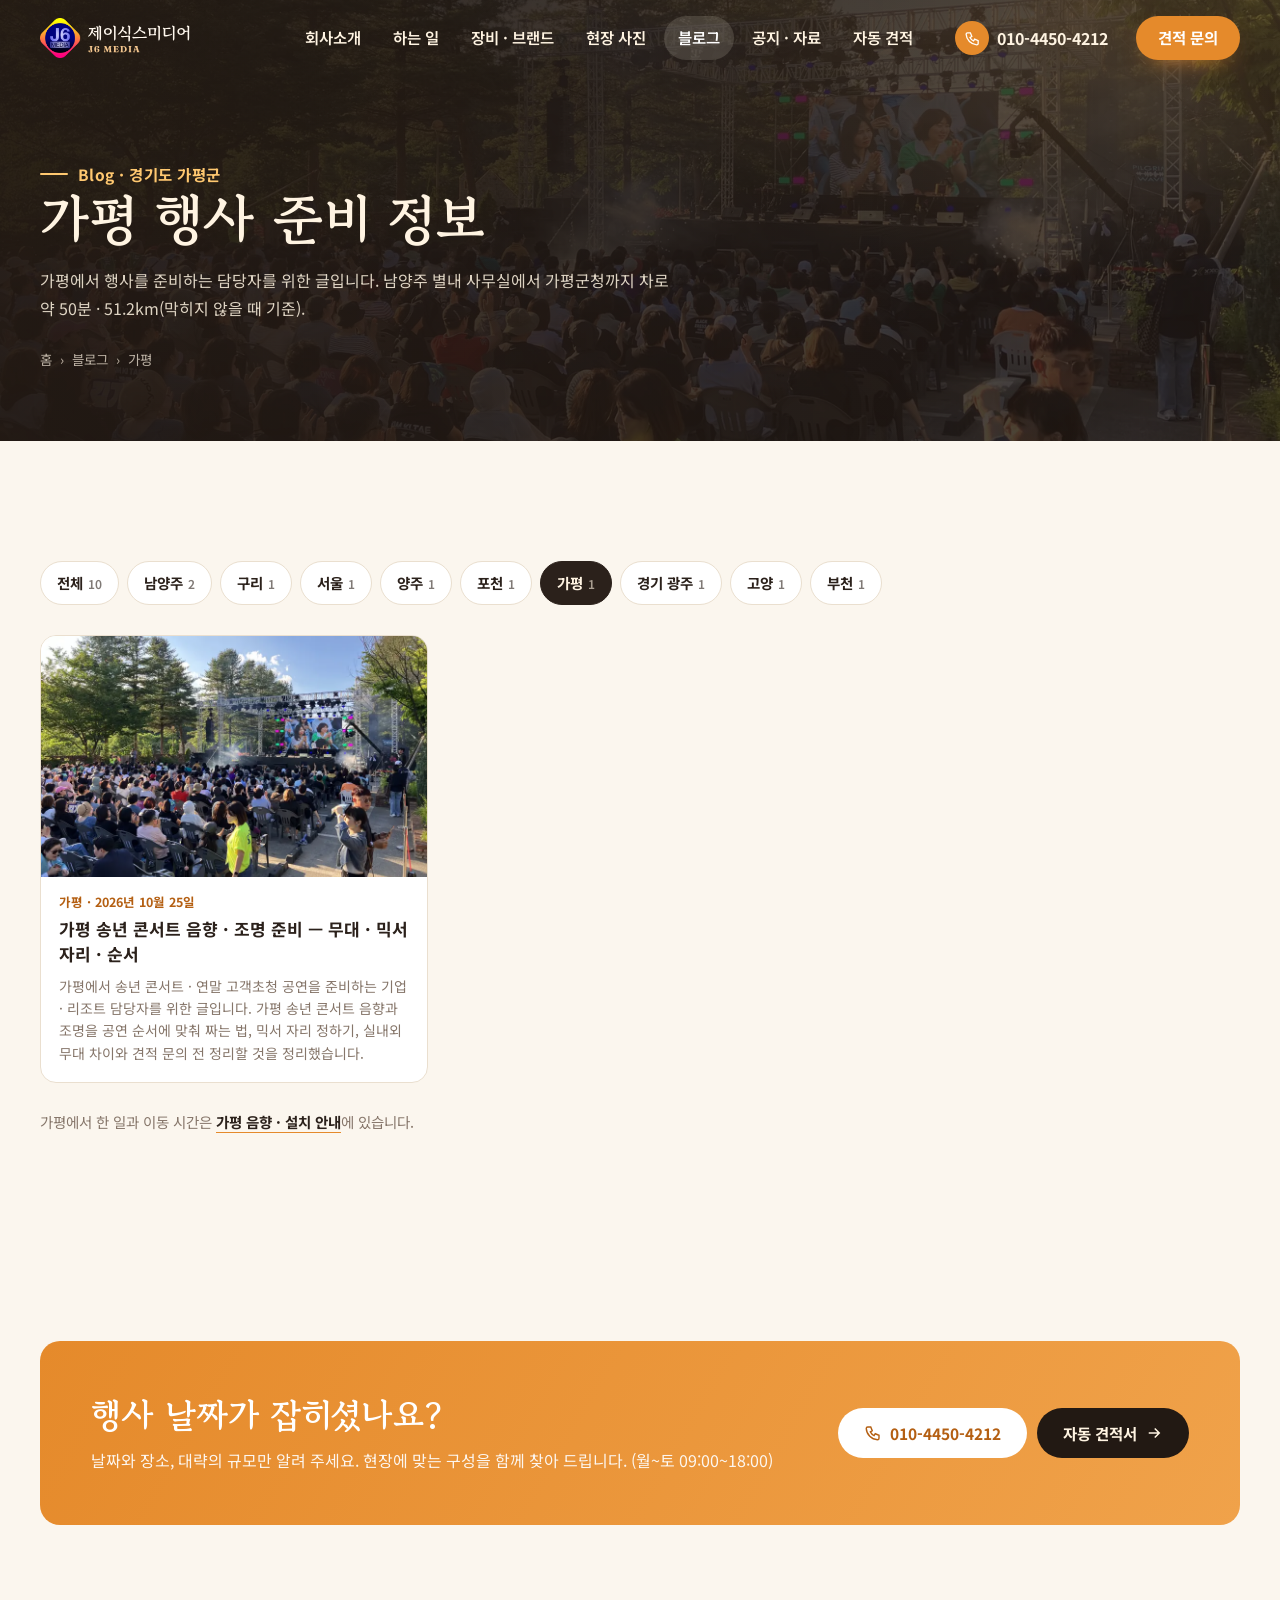
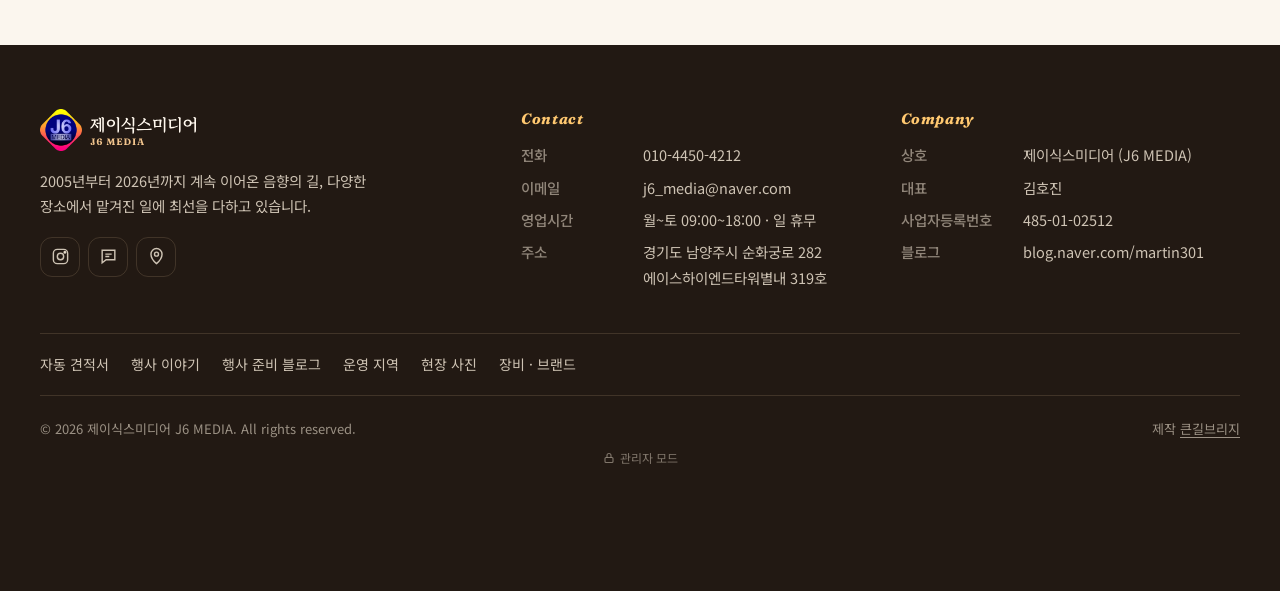
<file: blog/gapyeong/index.html>
<!doctype html>
<html lang="ko">
<head>
<meta charset="utf-8">
<meta name="viewport" content="width=device-width,initial-scale=1,viewport-fit=cover">
<title>가평 행사 준비 정보 — 예배 · 세미나 · 공연 · 학교 축제 음향 · 조명 | 제이식스미디어</title>
<meta name="description" content="가평에서 행사를 준비할 때 확인할 것들. 예배 · 수련회 · 세미나 · 공연 · 학교 축제 · 공식 행사의 음향 · 조명과 장비 설치 상담 준비까지 현장 기준으로 정리한 글 모음입니다.">
<meta name="robots" content="index,follow,max-image-preview:large">
<meta name="theme-color" content="#221913">
<link rel="canonical" href="https://www.j6media.co.kr/blog/gapyeong/">
<link rel="alternate" type="application/rss+xml" title="제이식스미디어 행사 준비 블로그" href="https://www.j6media.co.kr/rss.xml">
<meta property="og:type" content="website">
<meta property="og:site_name" content="제이식스미디어 J6 MEDIA">
<meta property="og:locale" content="ko_KR">
<meta property="og:title" content="가평 행사 준비 정보 — 예배 · 세미나 · 공연 · 학교 축제 음향 · 조명 | 제이식스미디어">
<meta property="og:description" content="가평에서 행사를 준비할 때 확인할 것들. 예배 · 수련회 · 세미나 · 공연 · 학교 축제 · 공식 행사의 음향 · 조명과 장비 설치 상담 준비까지 현장 기준으로 정리한 글 모음입니다.">
<meta property="og:url" content="https://www.j6media.co.kr/blog/gapyeong/">
<meta property="og:image" content="https://www.j6media.co.kr/assets/img/works/w42.webp">
<meta name="twitter:card" content="summary_large_image">
<script type="application/ld+json">{"@context":"https://schema.org","@graph":[{"@type":"BreadcrumbList","itemListElement":[{"@type":"ListItem","position":1,"name":"홈","item":"https://www.j6media.co.kr/"},{"@type":"ListItem","position":2,"name":"블로그","item":"https://www.j6media.co.kr/blog/"},{"@type":"ListItem","position":3,"name":"가평 행사 준비 정보","item":"https://www.j6media.co.kr/blog/gapyeong/"}]},{"@type":"CollectionPage","@id":"https://www.j6media.co.kr/blog/gapyeong/","name":"가평 행사 준비 정보","inLanguage":"ko","hasPart":[{"@type":"BlogPosting","headline":"가평 송년 콘서트 음향 · 조명 준비 — 무대 · 믹서 자리 · 순서","url":"https://www.j6media.co.kr/blog/%EA%B0%80%ED%8F%89-%EC%86%A1%EB%85%84-%EC%BD%98%EC%84%9C%ED%8A%B8-%EC%9D%8C%ED%96%A5-%EC%A1%B0%EB%AA%85-%EC%8B%A4%EB%82%B4-%EB%AC%B4%EB%8C%80-%EB%AF%B9%EC%84%9C-%EC%88%9C%EC%84%9C/"}]}]}</script>
<link rel="icon" href="../../assets/img/favicon.svg" type="image/svg+xml"><link rel="apple-touch-icon" href="../../assets/img/apple-touch-icon.png">
<link rel="preconnect" href="https://fonts.googleapis.com"><link rel="preconnect" href="https://fonts.gstatic.com" crossorigin>
<link href="https://fonts.googleapis.com/css2?family=Fraunces:ital,opsz,wght@0,9..144,600;0,9..144,800;1,9..144,600;1,9..144,700&family=Gowun+Batang:wght@700&family=Noto+Sans+KR:wght@400;500;600;700&display=swap" rel="stylesheet">
<link rel="stylesheet" href="../../assets/style.css?v=7">
<script defer src="https://www.ai-make.co.kr/stats/stats.js" data-site="j6"></script>
</head>
<body>
<div class="progress" id="progress" aria-hidden="true"></div>

<header class="hd on-dark" id="hd">
  <div class="wrap">
    <a class="logo" href="../../index.html" aria-label="제이식스미디어 홈"><img class="d" src="../../assets/img/logo-h.svg" alt="제이식스미디어 J6 MEDIA" width="183" height="48"><img class="w" src="../../assets/img/logo-h-white.svg" alt="제이식스미디어 J6 MEDIA" width="183" height="48"></a>
    <nav class="menu" aria-label="주 메뉴"><a href="../../about.html">회사소개</a><a href="../../service.html">하는 일</a><a href="../../equipment.html">장비 · 브랜드</a><a href="../../portfolio.html">현장 사진</a><a href="../../blog/" class="act" aria-current="page">블로그</a><a href="../../notice.html">공지 · 자료</a><a href="../../quote.html">자동 견적</a></nav>
    <a class="tel" href="tel:010-4450-4212"><i><svg viewBox="0 0 24 24" fill="none" stroke="currentColor" stroke-width="1.9"><path d="M5 4h4l2 5-2.5 1.5a11 11 0 0 0 5 5L15 13l5 2v4a2 2 0 0 1-2 2A16 16 0 0 1 3 6a2 2 0 0 1 2-2z"/></svg></i>010-4450-4212</a>
    <a class="btn btn-amb cta" href="../../contact.html" style="min-height:44px;padding:0 20px">견적 문의</a>
    <button class="burger" id="burger" aria-label="메뉴 열기" aria-expanded="false" aria-controls="sheet"><i></i></button>
  </div>
</header>
<div class="sheet" id="sheet" aria-label="모바일 메뉴">
  <div class="head"><a href="../../index.html" aria-label="제이식스미디어 홈"><img src="../../assets/img/logo-h.svg" alt="제이식스미디어 J6 MEDIA" width="183" height="48"></a><button class="x" aria-label="메뉴 닫기"><svg viewBox="0 0 24 24" fill="none" stroke="currentColor" stroke-width="2"><path d="M6 6l12 12M18 6L6 18"/></svg></button></div>
  <nav><a href="../../index.html">홈<small>HOME</small></a><a href="../../about.html">회사소개<small>ABOUT</small></a><a href="../../service.html">하는 일<small>SERVICE</small></a><a href="../../equipment.html">장비 · 브랜드<small>EQUIPMENT</small></a><a href="../../portfolio.html">현장 사진<small>WORKS</small></a><a href="../../notice.html">공지 · 자료<small>NOTICE</small></a><a href="../../quote.html">자동 견적서<small>QUOTE</small></a><a href="../../stories/index.html">행사 이야기<small>STORIES</small></a><a href="../../blog/" class="act">행사 준비 블로그<small>BLOG</small></a><a href="../../areas/index.html">운영 지역<small>AREAS</small></a><a href="../../contact.html">견적 문의<small>CONTACT</small></a></nav>
  <div class="foot">대표 김호진 · 월~토 09:00~18:00<br>경기도 남양주시 순화궁로 282 에이스하이엔드타워별내 319호<a class="btn btn-amb" href="tel:010-4450-4212"><svg viewBox="0 0 24 24" fill="none" stroke="currentColor" stroke-width="1.9"><path d="M5 4h4l2 5-2.5 1.5a11 11 0 0 0 5 5L15 13l5 2v4a2 2 0 0 1-2 2A16 16 0 0 1 3 6a2 2 0 0 1 2-2z"/></svg>전화로 바로 상담</a></div>
</div>
<section class="phead">
  <div class="bg" style="background-image:url(../../assets/img/works/w42.webp)"></div>
  <div class="wrap">
    <p class="eyebrow">Blog · 경기도 가평군</p>
    <h1>가평 행사 준비 정보</h1>
    <p>가평에서 행사를 준비하는 담당자를 위한 글입니다. 남양주 별내 사무실에서 가평군청까지 차로 약 50분 · 51.2km(막히지 않을 때 기준).</p>
    <div class="crumb"><a href="../../index.html">홈</a><span>›</span><a href="../../blog/">블로그</a><span>›</span><span>가평</span></div>
  </div>
</section>

<main>
<section class="sec">
  <div class="wrap">
  <nav class="bchips" aria-label="지역별 글">
    <a href="../../blog/">전체<small>10</small></a>
    <a href="../../blog/namyangju/">남양주<small>2</small></a>
    <a href="../../blog/guri/">구리<small>1</small></a>
    <a href="../../blog/seoul/">서울<small>1</small></a>
    <a href="../../blog/yangju/">양주<small>1</small></a>
    <a href="../../blog/pocheon/">포천<small>1</small></a>
    <a href="../../blog/gapyeong/" class="act" aria-current="page">가평<small>1</small></a>
    <a href="../../blog/gwangju/">경기 광주<small>1</small></a>
    <a href="../../blog/goyang/">고양<small>1</small></a>
    <a href="../../blog/bucheon/">부천<small>1</small></a>
  </nav>
  <div class="stcards"><a class="stcard" href="../../blog/%EA%B0%80%ED%8F%89-%EC%86%A1%EB%85%84-%EC%BD%98%EC%84%9C%ED%8A%B8-%EC%9D%8C%ED%96%A5-%EC%A1%B0%EB%AA%85-%EC%8B%A4%EB%82%B4-%EB%AC%B4%EB%8C%80-%EB%AF%B9%EC%84%9C-%EC%88%9C%EC%84%9C/"><img src="../../assets/img/works/t42.webp" alt="숲 사이 트러스 무대와 대형 화면, 그 앞 객석에 관객이 가득 앉은 낮 공연" loading="lazy" decoding="async" width="800" height="500"><span><small>가평 · 2026년 10월 25일</small>가평 송년 콘서트 음향 · 조명 준비 — 무대 · 믹서 자리 · 순서<em>가평에서 송년 콘서트 · 연말 고객초청 공연을 준비하는 기업 · 리조트 담당자를 위한 글입니다. 가평 송년 콘서트 음향과 조명을 공연 순서에 맞춰 짜는 법, 믹서 자리 정하기, 실내외 무대 차이와 견적 문의 전 정리할 것을 정리했습니다.</em></span></a></div>
  <p class="snote">가평에서 한 일과 이동 시간은 <a href="../../areas/gapyeong.html">가평 음향 · 설치 안내</a>에 있습니다.</p>
  </div>
</section>
<section class="sec" style="padding-top:clamp(48px,6vw,72px)">
  <div class="wrap">
    <div class="ctaband">
      <div class="eq" aria-hidden="true"><span></span><span></span><span></span><span></span><span></span><span></span><span></span></div>
      <div><h2>행사 날짜가 잡히셨나요?</h2><p>날짜와 장소, 대략의 규모만 알려 주세요. 현장에 맞는 구성을 함께 찾아 드립니다. (월~토 09:00~18:00)</p></div>
      <div class="btns"><a class="btn btn-w" href="tel:010-4450-4212"><svg viewBox="0 0 24 24" fill="none" stroke="currentColor" stroke-width="1.9"><path d="M5 4h4l2 5-2.5 1.5a11 11 0 0 0 5 5L15 13l5 2v4a2 2 0 0 1-2 2A16 16 0 0 1 3 6a2 2 0 0 1 2-2z"/></svg>010-4450-4212</a><a class="btn btn-ink" href="../../quote.html">자동 견적서<svg viewBox="0 0 24 24" fill="none" stroke="currentColor" stroke-width="2"><path d="M5 12h14M13 6l6 6-6 6"/></svg></a></div>
    </div>
  </div>
</section>
</main>

<footer class="ft">
  <div class="wrap">
    <div class="top">
      <div>
        <a class="logo" href="../../index.html" aria-label="제이식스미디어 홈"><img src="../../assets/img/logo-h-white.svg" alt="제이식스미디어 J6 MEDIA" width="183" height="48"></a>
        <p class="say">2005년부터 2026년까지 계속 이어온 음향의 길, 다양한 장소에서 맡겨진 일에 최선을 다하고 있습니다.</p>
        <div class="sns">
          <a href="https://www.instagram.com/j6_media/" target="_blank" rel="noopener" aria-label="인스타그램 j6_media"><svg viewBox="0 0 24 24" fill="none" stroke="currentColor" stroke-width="1.8"><rect x="3" y="3" width="18" height="18" rx="5"/><circle cx="12" cy="12" r="4"/><circle cx="17.5" cy="6.5" r="1" fill="currentColor"/></svg></a>
          <a href="https://blog.naver.com/martin301" target="_blank" rel="noopener" aria-label="네이버 블로그 martin301"><svg viewBox="0 0 24 24" fill="none" stroke="currentColor" stroke-width="1.8"><path d="M4 4h16v12H9l-5 4z"/><path d="M8 9h8M8 12h5"/></svg></a>
          <a href="https://map.naver.com/p/entry/place/1026343689" target="_blank" rel="noopener" aria-label="네이버 플레이스"><svg viewBox="0 0 24 24" fill="none" stroke="currentColor" stroke-width="1.8"><path d="M12 21s-7-6.2-7-12a7 7 0 0 1 14 0c0 5.8-7 12-7 12z"/><circle cx="12" cy="9" r="2.5"/></svg></a>
        </div>
      </div>
      <div><h4>Contact</h4><ul>
        <li><b>전화</b><a href="tel:010-4450-4212">010-4450-4212</a></li>
        <li><b>이메일</b><a href="mailto:j6_media@naver.com">j6_media@naver.com</a></li>
        <li><b>영업시간</b>월~토 09:00~18:00 · 일 휴무</li>
        <li><b>주소</b>경기도 남양주시 순화궁로 282 에이스하이엔드타워별내 319호</li></ul></div>
      <div><h4>Company</h4><ul>
        <li><b>상호</b>제이식스미디어 (J6 MEDIA)</li>
        <li><b>대표</b>김호진</li>
        <li><b>사업자등록번호</b>485-01-02512</li>
        <li><b>블로그</b><a href="https://blog.naver.com/martin301" target="_blank" rel="noopener">blog.naver.com/martin301</a></li></ul></div>
    </div>
    <div class="ftl"><a href="../../quote.html">자동 견적서</a><a href="../../stories/index.html">행사 이야기</a><a href="../../blog/">행사 준비 블로그</a><a href="../../areas/index.html">운영 지역</a><a href="../../portfolio.html">현장 사진</a><a href="../../equipment.html">장비 · 브랜드</a></div>
    <div class="bot"><span>© 2026 제이식스미디어 J6 MEDIA. All rights reserved.</span><span>제작 <a href="https://www.ai-make.co.kr" target="_blank" rel="noopener">큰길브리지</a></span></div>
  </div>
</footer>
<div class="quick" aria-label="빠른 연락">
  <a href="tel:010-4450-4212"><svg viewBox="0 0 24 24" fill="none" stroke="currentColor" stroke-width="1.9"><path d="M5 4h4l2 5-2.5 1.5a11 11 0 0 0 5 5L15 13l5 2v4a2 2 0 0 1-2 2A16 16 0 0 1 3 6a2 2 0 0 1 2-2z"/></svg>전화</a>
  <a href="sms:010-4450-4212"><svg viewBox="0 0 24 24" fill="none" stroke="currentColor" stroke-width="1.9"><path d="M4 5h16v11H9l-5 4z"/><path d="M8 10h8"/></svg>문자</a>
  <a class="main" href="../../contact.html">견적 문의<svg viewBox="0 0 24 24" fill="none" stroke="currentColor" stroke-width="2"><path d="M5 12h14M13 6l6 6-6 6"/></svg></a>
</div>
<button class="totop" id="totop" aria-label="맨 위로"><svg viewBox="0 0 24 24" fill="none" stroke="currentColor" stroke-width="2"><path d="M12 19V5M5 12l7-7 7 7"/></svg></button>
<script src="../../assets/app.js?v=20261004"></script>
</body>
</html>
</file>
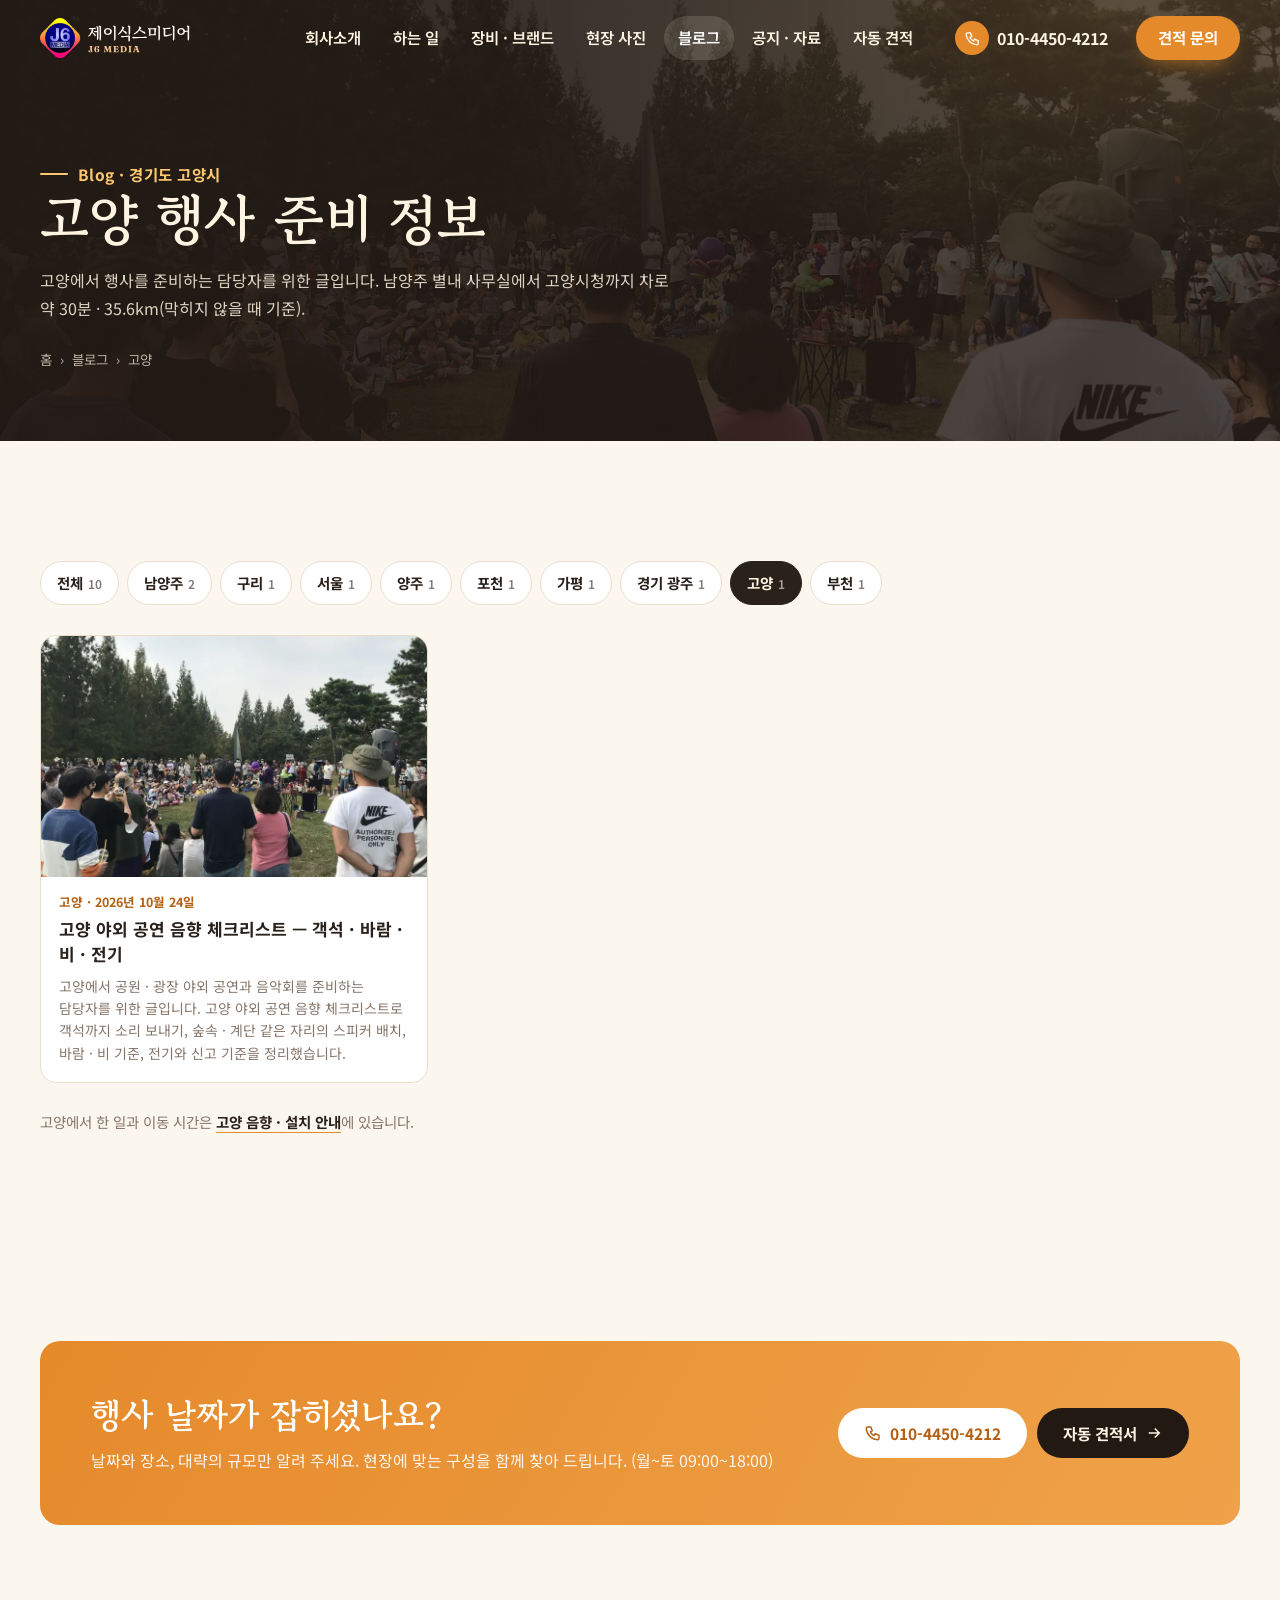
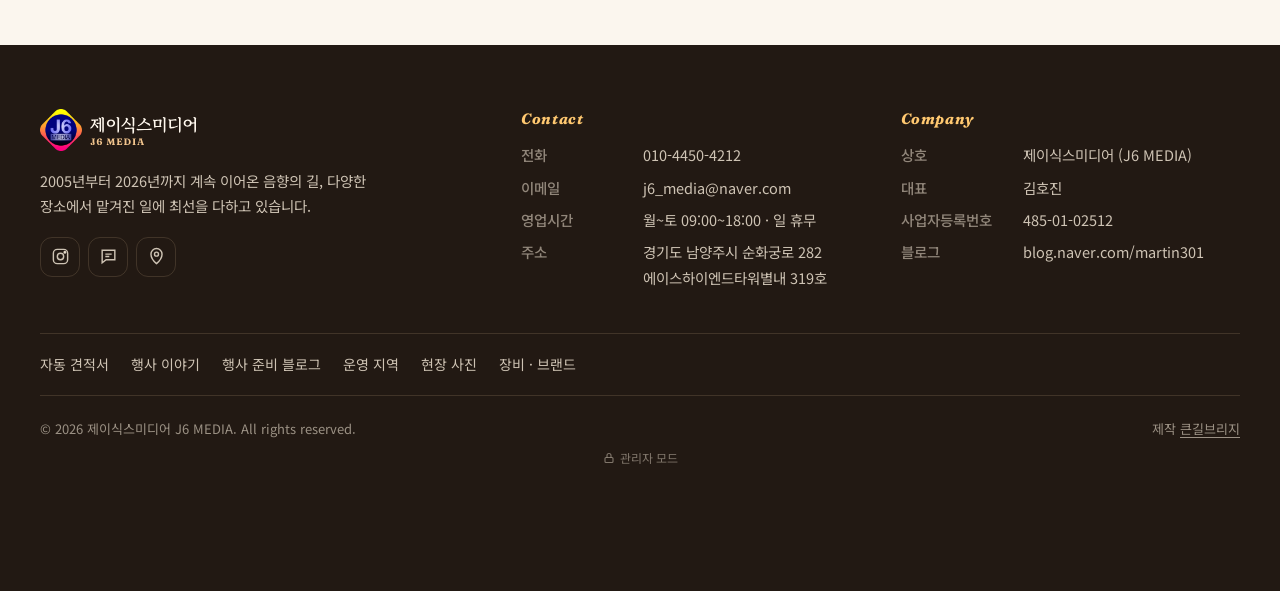
<file: blog/goyang/index.html>
<!doctype html>
<html lang="ko">
<head>
<meta charset="utf-8">
<meta name="viewport" content="width=device-width,initial-scale=1,viewport-fit=cover">
<title>고양 행사 준비 정보 — 예배 · 세미나 · 공연 · 학교 축제 음향 · 조명 | 제이식스미디어</title>
<meta name="description" content="고양에서 행사를 준비할 때 확인할 것들. 예배 · 수련회 · 세미나 · 공연 · 학교 축제 · 공식 행사의 음향 · 조명과 장비 설치 상담 준비까지 현장 기준으로 정리한 글 모음입니다.">
<meta name="robots" content="index,follow,max-image-preview:large">
<meta name="theme-color" content="#221913">
<link rel="canonical" href="https://www.j6media.co.kr/blog/goyang/">
<link rel="alternate" type="application/rss+xml" title="제이식스미디어 행사 준비 블로그" href="https://www.j6media.co.kr/rss.xml">
<meta property="og:type" content="website">
<meta property="og:site_name" content="제이식스미디어 J6 MEDIA">
<meta property="og:locale" content="ko_KR">
<meta property="og:title" content="고양 행사 준비 정보 — 예배 · 세미나 · 공연 · 학교 축제 음향 · 조명 | 제이식스미디어">
<meta property="og:description" content="고양에서 행사를 준비할 때 확인할 것들. 예배 · 수련회 · 세미나 · 공연 · 학교 축제 · 공식 행사의 음향 · 조명과 장비 설치 상담 준비까지 현장 기준으로 정리한 글 모음입니다.">
<meta property="og:url" content="https://www.j6media.co.kr/blog/goyang/">
<meta property="og:image" content="https://www.j6media.co.kr/assets/img/works/w31.webp">
<meta name="twitter:card" content="summary_large_image">
<script type="application/ld+json">{"@context":"https://schema.org","@graph":[{"@type":"BreadcrumbList","itemListElement":[{"@type":"ListItem","position":1,"name":"홈","item":"https://www.j6media.co.kr/"},{"@type":"ListItem","position":2,"name":"블로그","item":"https://www.j6media.co.kr/blog/"},{"@type":"ListItem","position":3,"name":"고양 행사 준비 정보","item":"https://www.j6media.co.kr/blog/goyang/"}]},{"@type":"CollectionPage","@id":"https://www.j6media.co.kr/blog/goyang/","name":"고양 행사 준비 정보","inLanguage":"ko","hasPart":[{"@type":"BlogPosting","headline":"고양 야외 공연 음향 체크리스트 — 객석 · 바람 · 비 · 전기","url":"https://www.j6media.co.kr/blog/%EA%B3%A0%EC%96%91-%EC%95%BC%EC%99%B8-%EA%B3%B5%EC%97%B0-%EC%9D%8C%ED%96%A5-%EC%B2%B4%ED%81%AC%EB%A6%AC%EC%8A%A4%ED%8A%B8-%EB%B0%94%EB%9E%8C-%EB%B9%84-%EA%B0%9D%EC%84%9D/"}]}]}</script>
<link rel="icon" href="../../assets/img/favicon.svg" type="image/svg+xml"><link rel="apple-touch-icon" href="../../assets/img/apple-touch-icon.png">
<link rel="preconnect" href="https://fonts.googleapis.com"><link rel="preconnect" href="https://fonts.gstatic.com" crossorigin>
<link href="https://fonts.googleapis.com/css2?family=Fraunces:ital,opsz,wght@0,9..144,600;0,9..144,800;1,9..144,600;1,9..144,700&family=Gowun+Batang:wght@700&family=Noto+Sans+KR:wght@400;500;600;700&display=swap" rel="stylesheet">
<link rel="stylesheet" href="../../assets/style.css?v=7">
<script defer src="https://www.ai-make.co.kr/stats/stats.js" data-site="j6"></script>
</head>
<body>
<div class="progress" id="progress" aria-hidden="true"></div>

<header class="hd on-dark" id="hd">
  <div class="wrap">
    <a class="logo" href="../../index.html" aria-label="제이식스미디어 홈"><img class="d" src="../../assets/img/logo-h.svg" alt="제이식스미디어 J6 MEDIA" width="183" height="48"><img class="w" src="../../assets/img/logo-h-white.svg" alt="제이식스미디어 J6 MEDIA" width="183" height="48"></a>
    <nav class="menu" aria-label="주 메뉴"><a href="../../about.html">회사소개</a><a href="../../service.html">하는 일</a><a href="../../equipment.html">장비 · 브랜드</a><a href="../../portfolio.html">현장 사진</a><a href="../../blog/" class="act" aria-current="page">블로그</a><a href="../../notice.html">공지 · 자료</a><a href="../../quote.html">자동 견적</a></nav>
    <a class="tel" href="tel:010-4450-4212"><i><svg viewBox="0 0 24 24" fill="none" stroke="currentColor" stroke-width="1.9"><path d="M5 4h4l2 5-2.5 1.5a11 11 0 0 0 5 5L15 13l5 2v4a2 2 0 0 1-2 2A16 16 0 0 1 3 6a2 2 0 0 1 2-2z"/></svg></i>010-4450-4212</a>
    <a class="btn btn-amb cta" href="../../contact.html" style="min-height:44px;padding:0 20px">견적 문의</a>
    <button class="burger" id="burger" aria-label="메뉴 열기" aria-expanded="false" aria-controls="sheet"><i></i></button>
  </div>
</header>
<div class="sheet" id="sheet" aria-label="모바일 메뉴">
  <div class="head"><a href="../../index.html" aria-label="제이식스미디어 홈"><img src="../../assets/img/logo-h.svg" alt="제이식스미디어 J6 MEDIA" width="183" height="48"></a><button class="x" aria-label="메뉴 닫기"><svg viewBox="0 0 24 24" fill="none" stroke="currentColor" stroke-width="2"><path d="M6 6l12 12M18 6L6 18"/></svg></button></div>
  <nav><a href="../../index.html">홈<small>HOME</small></a><a href="../../about.html">회사소개<small>ABOUT</small></a><a href="../../service.html">하는 일<small>SERVICE</small></a><a href="../../equipment.html">장비 · 브랜드<small>EQUIPMENT</small></a><a href="../../portfolio.html">현장 사진<small>WORKS</small></a><a href="../../notice.html">공지 · 자료<small>NOTICE</small></a><a href="../../quote.html">자동 견적서<small>QUOTE</small></a><a href="../../stories/index.html">행사 이야기<small>STORIES</small></a><a href="../../blog/" class="act">행사 준비 블로그<small>BLOG</small></a><a href="../../areas/index.html">운영 지역<small>AREAS</small></a><a href="../../contact.html">견적 문의<small>CONTACT</small></a></nav>
  <div class="foot">대표 김호진 · 월~토 09:00~18:00<br>경기도 남양주시 순화궁로 282 에이스하이엔드타워별내 319호<a class="btn btn-amb" href="tel:010-4450-4212"><svg viewBox="0 0 24 24" fill="none" stroke="currentColor" stroke-width="1.9"><path d="M5 4h4l2 5-2.5 1.5a11 11 0 0 0 5 5L15 13l5 2v4a2 2 0 0 1-2 2A16 16 0 0 1 3 6a2 2 0 0 1 2-2z"/></svg>전화로 바로 상담</a></div>
</div>
<section class="phead">
  <div class="bg" style="background-image:url(../../assets/img/works/w31.webp)"></div>
  <div class="wrap">
    <p class="eyebrow">Blog · 경기도 고양시</p>
    <h1>고양 행사 준비 정보</h1>
    <p>고양에서 행사를 준비하는 담당자를 위한 글입니다. 남양주 별내 사무실에서 고양시청까지 차로 약 30분 · 35.6km(막히지 않을 때 기준).</p>
    <div class="crumb"><a href="../../index.html">홈</a><span>›</span><a href="../../blog/">블로그</a><span>›</span><span>고양</span></div>
  </div>
</section>

<main>
<section class="sec">
  <div class="wrap">
  <nav class="bchips" aria-label="지역별 글">
    <a href="../../blog/">전체<small>10</small></a>
    <a href="../../blog/namyangju/">남양주<small>2</small></a>
    <a href="../../blog/guri/">구리<small>1</small></a>
    <a href="../../blog/seoul/">서울<small>1</small></a>
    <a href="../../blog/yangju/">양주<small>1</small></a>
    <a href="../../blog/pocheon/">포천<small>1</small></a>
    <a href="../../blog/gapyeong/">가평<small>1</small></a>
    <a href="../../blog/gwangju/">경기 광주<small>1</small></a>
    <a href="../../blog/goyang/" class="act" aria-current="page">고양<small>1</small></a>
    <a href="../../blog/bucheon/">부천<small>1</small></a>
  </nav>
  <div class="stcards"><a class="stcard" href="../../blog/%EA%B3%A0%EC%96%91-%EC%95%BC%EC%99%B8-%EA%B3%B5%EC%97%B0-%EC%9D%8C%ED%96%A5-%EC%B2%B4%ED%81%AC%EB%A6%AC%EC%8A%A4%ED%8A%B8-%EB%B0%94%EB%9E%8C-%EB%B9%84-%EA%B0%9D%EC%84%9D/"><img src="../../assets/img/works/t31.webp" alt="키 큰 나무 숲 앞 잔디밭에 관객들이 앉거나 서서 공연을 보는 뒷모습" loading="lazy" decoding="async" width="800" height="500"><span><small>고양 · 2026년 10월 24일</small>고양 야외 공연 음향 체크리스트 — 객석 · 바람 · 비 · 전기<em>고양에서 공원 · 광장 야외 공연과 음악회를 준비하는 담당자를 위한 글입니다. 고양 야외 공연 음향 체크리스트로 객석까지 소리 보내기, 숲속 · 계단 같은 자리의 스피커 배치, 바람 · 비 기준, 전기와 신고 기준을 정리했습니다.</em></span></a></div>
  <p class="snote">고양에서 한 일과 이동 시간은 <a href="../../areas/goyang.html">고양 음향 · 설치 안내</a>에 있습니다.</p>
  </div>
</section>
<section class="sec" style="padding-top:clamp(48px,6vw,72px)">
  <div class="wrap">
    <div class="ctaband">
      <div class="eq" aria-hidden="true"><span></span><span></span><span></span><span></span><span></span><span></span><span></span></div>
      <div><h2>행사 날짜가 잡히셨나요?</h2><p>날짜와 장소, 대략의 규모만 알려 주세요. 현장에 맞는 구성을 함께 찾아 드립니다. (월~토 09:00~18:00)</p></div>
      <div class="btns"><a class="btn btn-w" href="tel:010-4450-4212"><svg viewBox="0 0 24 24" fill="none" stroke="currentColor" stroke-width="1.9"><path d="M5 4h4l2 5-2.5 1.5a11 11 0 0 0 5 5L15 13l5 2v4a2 2 0 0 1-2 2A16 16 0 0 1 3 6a2 2 0 0 1 2-2z"/></svg>010-4450-4212</a><a class="btn btn-ink" href="../../quote.html">자동 견적서<svg viewBox="0 0 24 24" fill="none" stroke="currentColor" stroke-width="2"><path d="M5 12h14M13 6l6 6-6 6"/></svg></a></div>
    </div>
  </div>
</section>
</main>

<footer class="ft">
  <div class="wrap">
    <div class="top">
      <div>
        <a class="logo" href="../../index.html" aria-label="제이식스미디어 홈"><img src="../../assets/img/logo-h-white.svg" alt="제이식스미디어 J6 MEDIA" width="183" height="48"></a>
        <p class="say">2005년부터 2026년까지 계속 이어온 음향의 길, 다양한 장소에서 맡겨진 일에 최선을 다하고 있습니다.</p>
        <div class="sns">
          <a href="https://www.instagram.com/j6_media/" target="_blank" rel="noopener" aria-label="인스타그램 j6_media"><svg viewBox="0 0 24 24" fill="none" stroke="currentColor" stroke-width="1.8"><rect x="3" y="3" width="18" height="18" rx="5"/><circle cx="12" cy="12" r="4"/><circle cx="17.5" cy="6.5" r="1" fill="currentColor"/></svg></a>
          <a href="https://blog.naver.com/martin301" target="_blank" rel="noopener" aria-label="네이버 블로그 martin301"><svg viewBox="0 0 24 24" fill="none" stroke="currentColor" stroke-width="1.8"><path d="M4 4h16v12H9l-5 4z"/><path d="M8 9h8M8 12h5"/></svg></a>
          <a href="https://map.naver.com/p/entry/place/1026343689" target="_blank" rel="noopener" aria-label="네이버 플레이스"><svg viewBox="0 0 24 24" fill="none" stroke="currentColor" stroke-width="1.8"><path d="M12 21s-7-6.2-7-12a7 7 0 0 1 14 0c0 5.8-7 12-7 12z"/><circle cx="12" cy="9" r="2.5"/></svg></a>
        </div>
      </div>
      <div><h4>Contact</h4><ul>
        <li><b>전화</b><a href="tel:010-4450-4212">010-4450-4212</a></li>
        <li><b>이메일</b><a href="mailto:j6_media@naver.com">j6_media@naver.com</a></li>
        <li><b>영업시간</b>월~토 09:00~18:00 · 일 휴무</li>
        <li><b>주소</b>경기도 남양주시 순화궁로 282 에이스하이엔드타워별내 319호</li></ul></div>
      <div><h4>Company</h4><ul>
        <li><b>상호</b>제이식스미디어 (J6 MEDIA)</li>
        <li><b>대표</b>김호진</li>
        <li><b>사업자등록번호</b>485-01-02512</li>
        <li><b>블로그</b><a href="https://blog.naver.com/martin301" target="_blank" rel="noopener">blog.naver.com/martin301</a></li></ul></div>
    </div>
    <div class="ftl"><a href="../../quote.html">자동 견적서</a><a href="../../stories/index.html">행사 이야기</a><a href="../../blog/">행사 준비 블로그</a><a href="../../areas/index.html">운영 지역</a><a href="../../portfolio.html">현장 사진</a><a href="../../equipment.html">장비 · 브랜드</a></div>
    <div class="bot"><span>© 2026 제이식스미디어 J6 MEDIA. All rights reserved.</span><span>제작 <a href="https://www.ai-make.co.kr" target="_blank" rel="noopener">큰길브리지</a></span></div>
  </div>
</footer>
<div class="quick" aria-label="빠른 연락">
  <a href="tel:010-4450-4212"><svg viewBox="0 0 24 24" fill="none" stroke="currentColor" stroke-width="1.9"><path d="M5 4h4l2 5-2.5 1.5a11 11 0 0 0 5 5L15 13l5 2v4a2 2 0 0 1-2 2A16 16 0 0 1 3 6a2 2 0 0 1 2-2z"/></svg>전화</a>
  <a href="sms:010-4450-4212"><svg viewBox="0 0 24 24" fill="none" stroke="currentColor" stroke-width="1.9"><path d="M4 5h16v11H9l-5 4z"/><path d="M8 10h8"/></svg>문자</a>
  <a class="main" href="../../contact.html">견적 문의<svg viewBox="0 0 24 24" fill="none" stroke="currentColor" stroke-width="2"><path d="M5 12h14M13 6l6 6-6 6"/></svg></a>
</div>
<button class="totop" id="totop" aria-label="맨 위로"><svg viewBox="0 0 24 24" fill="none" stroke="currentColor" stroke-width="2"><path d="M12 19V5M5 12l7-7 7 7"/></svg></button>
<script src="../../assets/app.js?v=20261004"></script>
</body>
</html>
</file>
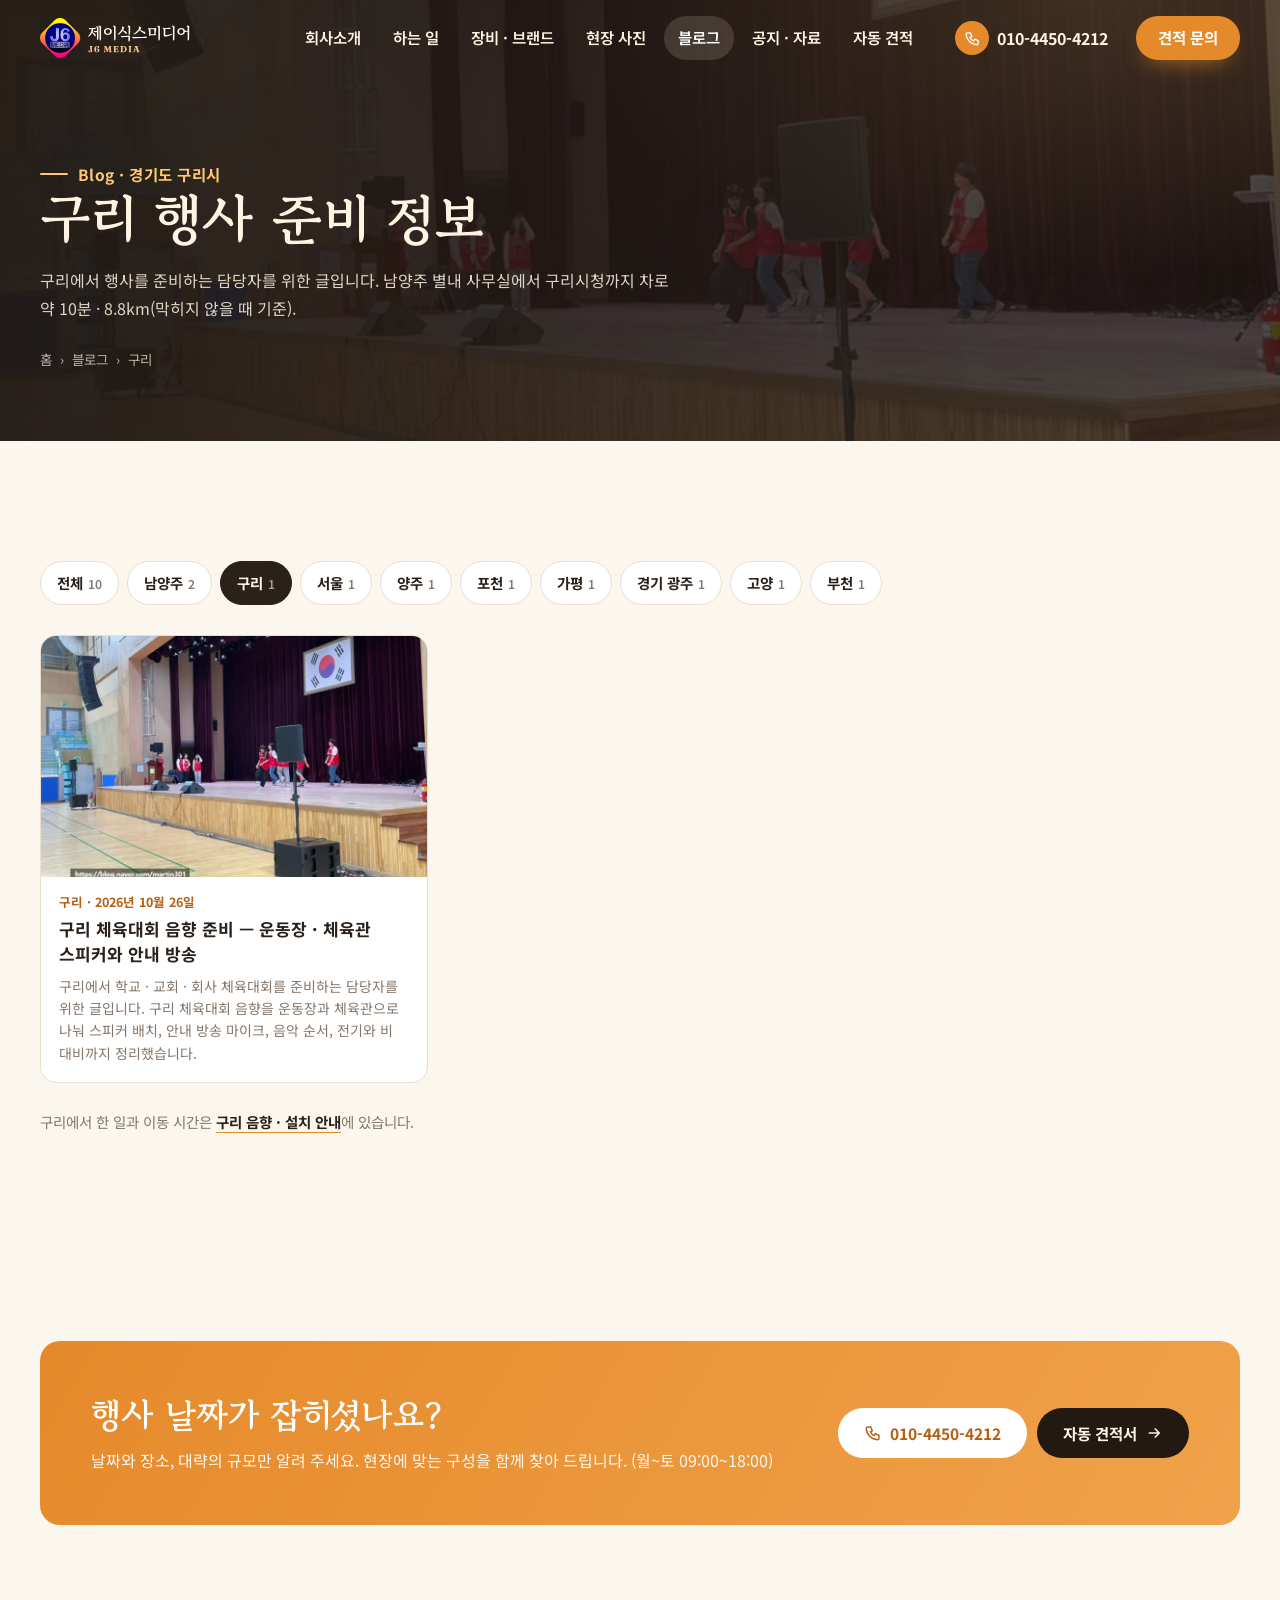
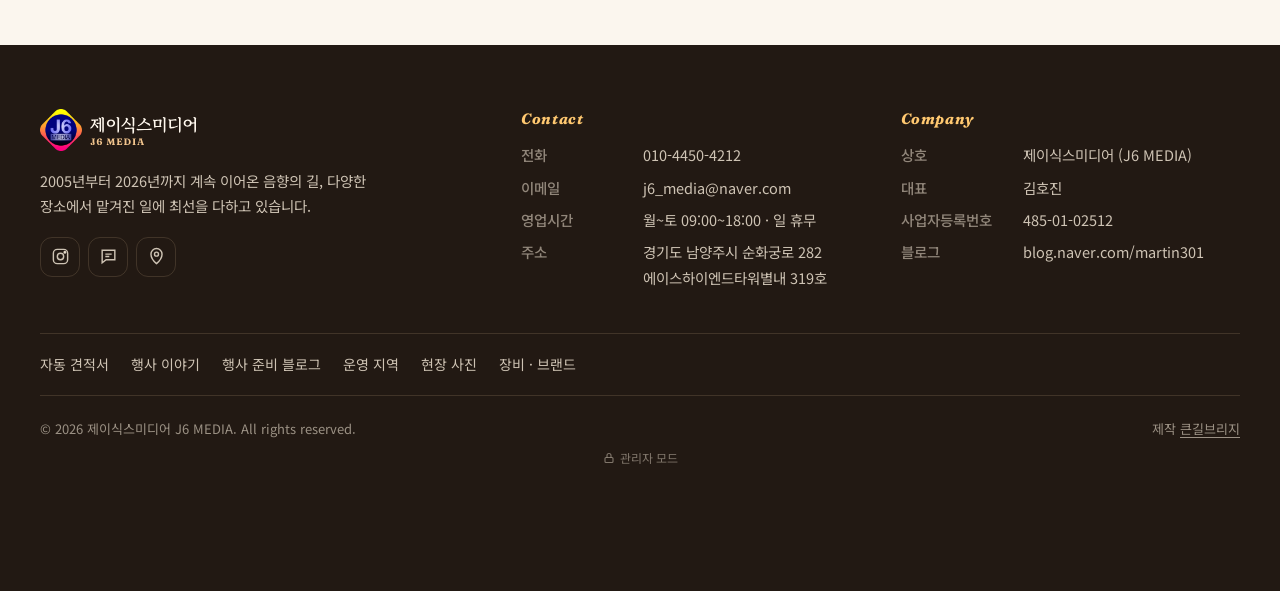
<file: blog/guri/index.html>
<!doctype html>
<html lang="ko">
<head>
<meta charset="utf-8">
<meta name="viewport" content="width=device-width,initial-scale=1,viewport-fit=cover">
<title>구리 행사 준비 정보 — 예배 · 세미나 · 공연 · 학교 축제 음향 · 조명 | 제이식스미디어</title>
<meta name="description" content="구리에서 행사를 준비할 때 확인할 것들. 예배 · 수련회 · 세미나 · 공연 · 학교 축제 · 공식 행사의 음향 · 조명과 장비 설치 상담 준비까지 현장 기준으로 정리한 글 모음입니다.">
<meta name="robots" content="index,follow,max-image-preview:large">
<meta name="theme-color" content="#221913">
<link rel="canonical" href="https://www.j6media.co.kr/blog/guri/">
<link rel="alternate" type="application/rss+xml" title="제이식스미디어 행사 준비 블로그" href="https://www.j6media.co.kr/rss.xml">
<meta property="og:type" content="website">
<meta property="og:site_name" content="제이식스미디어 J6 MEDIA">
<meta property="og:locale" content="ko_KR">
<meta property="og:title" content="구리 행사 준비 정보 — 예배 · 세미나 · 공연 · 학교 축제 음향 · 조명 | 제이식스미디어">
<meta property="og:description" content="구리에서 행사를 준비할 때 확인할 것들. 예배 · 수련회 · 세미나 · 공연 · 학교 축제 · 공식 행사의 음향 · 조명과 장비 설치 상담 준비까지 현장 기준으로 정리한 글 모음입니다.">
<meta property="og:url" content="https://www.j6media.co.kr/blog/guri/">
<meta property="og:image" content="https://www.j6media.co.kr/assets/img/works/w26.webp">
<meta name="twitter:card" content="summary_large_image">
<script type="application/ld+json">{"@context":"https://schema.org","@graph":[{"@type":"BreadcrumbList","itemListElement":[{"@type":"ListItem","position":1,"name":"홈","item":"https://www.j6media.co.kr/"},{"@type":"ListItem","position":2,"name":"블로그","item":"https://www.j6media.co.kr/blog/"},{"@type":"ListItem","position":3,"name":"구리 행사 준비 정보","item":"https://www.j6media.co.kr/blog/guri/"}]},{"@type":"CollectionPage","@id":"https://www.j6media.co.kr/blog/guri/","name":"구리 행사 준비 정보","inLanguage":"ko","hasPart":[{"@type":"BlogPosting","headline":"구리 체육대회 음향 준비 — 운동장 · 체육관 스피커와 안내 방송","url":"https://www.j6media.co.kr/blog/%EA%B5%AC%EB%A6%AC-%EC%B2%B4%EC%9C%A1%EB%8C%80%ED%9A%8C-%EC%9D%8C%ED%96%A5-%EC%9A%B4%EB%8F%99%EC%9E%A5-%EC%B2%B4%EC%9C%A1%EA%B4%80-%EC%8A%A4%ED%94%BC%EC%BB%A4-%EC%95%88%EB%82%B4%EB%B0%A9%EC%86%A1/"}]}]}</script>
<link rel="icon" href="../../assets/img/favicon.svg" type="image/svg+xml"><link rel="apple-touch-icon" href="../../assets/img/apple-touch-icon.png">
<link rel="preconnect" href="https://fonts.googleapis.com"><link rel="preconnect" href="https://fonts.gstatic.com" crossorigin>
<link href="https://fonts.googleapis.com/css2?family=Fraunces:ital,opsz,wght@0,9..144,600;0,9..144,800;1,9..144,600;1,9..144,700&family=Gowun+Batang:wght@700&family=Noto+Sans+KR:wght@400;500;600;700&display=swap" rel="stylesheet">
<link rel="stylesheet" href="../../assets/style.css?v=7">
<script defer src="https://www.ai-make.co.kr/stats/stats.js" data-site="j6"></script>
</head>
<body>
<div class="progress" id="progress" aria-hidden="true"></div>

<header class="hd on-dark" id="hd">
  <div class="wrap">
    <a class="logo" href="../../index.html" aria-label="제이식스미디어 홈"><img class="d" src="../../assets/img/logo-h.svg" alt="제이식스미디어 J6 MEDIA" width="183" height="48"><img class="w" src="../../assets/img/logo-h-white.svg" alt="제이식스미디어 J6 MEDIA" width="183" height="48"></a>
    <nav class="menu" aria-label="주 메뉴"><a href="../../about.html">회사소개</a><a href="../../service.html">하는 일</a><a href="../../equipment.html">장비 · 브랜드</a><a href="../../portfolio.html">현장 사진</a><a href="../../blog/" class="act" aria-current="page">블로그</a><a href="../../notice.html">공지 · 자료</a><a href="../../quote.html">자동 견적</a></nav>
    <a class="tel" href="tel:010-4450-4212"><i><svg viewBox="0 0 24 24" fill="none" stroke="currentColor" stroke-width="1.9"><path d="M5 4h4l2 5-2.5 1.5a11 11 0 0 0 5 5L15 13l5 2v4a2 2 0 0 1-2 2A16 16 0 0 1 3 6a2 2 0 0 1 2-2z"/></svg></i>010-4450-4212</a>
    <a class="btn btn-amb cta" href="../../contact.html" style="min-height:44px;padding:0 20px">견적 문의</a>
    <button class="burger" id="burger" aria-label="메뉴 열기" aria-expanded="false" aria-controls="sheet"><i></i></button>
  </div>
</header>
<div class="sheet" id="sheet" aria-label="모바일 메뉴">
  <div class="head"><a href="../../index.html" aria-label="제이식스미디어 홈"><img src="../../assets/img/logo-h.svg" alt="제이식스미디어 J6 MEDIA" width="183" height="48"></a><button class="x" aria-label="메뉴 닫기"><svg viewBox="0 0 24 24" fill="none" stroke="currentColor" stroke-width="2"><path d="M6 6l12 12M18 6L6 18"/></svg></button></div>
  <nav><a href="../../index.html">홈<small>HOME</small></a><a href="../../about.html">회사소개<small>ABOUT</small></a><a href="../../service.html">하는 일<small>SERVICE</small></a><a href="../../equipment.html">장비 · 브랜드<small>EQUIPMENT</small></a><a href="../../portfolio.html">현장 사진<small>WORKS</small></a><a href="../../notice.html">공지 · 자료<small>NOTICE</small></a><a href="../../quote.html">자동 견적서<small>QUOTE</small></a><a href="../../stories/index.html">행사 이야기<small>STORIES</small></a><a href="../../blog/" class="act">행사 준비 블로그<small>BLOG</small></a><a href="../../areas/index.html">운영 지역<small>AREAS</small></a><a href="../../contact.html">견적 문의<small>CONTACT</small></a></nav>
  <div class="foot">대표 김호진 · 월~토 09:00~18:00<br>경기도 남양주시 순화궁로 282 에이스하이엔드타워별내 319호<a class="btn btn-amb" href="tel:010-4450-4212"><svg viewBox="0 0 24 24" fill="none" stroke="currentColor" stroke-width="1.9"><path d="M5 4h4l2 5-2.5 1.5a11 11 0 0 0 5 5L15 13l5 2v4a2 2 0 0 1-2 2A16 16 0 0 1 3 6a2 2 0 0 1 2-2z"/></svg>전화로 바로 상담</a></div>
</div>
<section class="phead">
  <div class="bg" style="background-image:url(../../assets/img/works/w26.webp)"></div>
  <div class="wrap">
    <p class="eyebrow">Blog · 경기도 구리시</p>
    <h1>구리 행사 준비 정보</h1>
    <p>구리에서 행사를 준비하는 담당자를 위한 글입니다. 남양주 별내 사무실에서 구리시청까지 차로 약 10분 · 8.8km(막히지 않을 때 기준).</p>
    <div class="crumb"><a href="../../index.html">홈</a><span>›</span><a href="../../blog/">블로그</a><span>›</span><span>구리</span></div>
  </div>
</section>

<main>
<section class="sec">
  <div class="wrap">
  <nav class="bchips" aria-label="지역별 글">
    <a href="../../blog/">전체<small>10</small></a>
    <a href="../../blog/namyangju/">남양주<small>2</small></a>
    <a href="../../blog/guri/" class="act" aria-current="page">구리<small>1</small></a>
    <a href="../../blog/seoul/">서울<small>1</small></a>
    <a href="../../blog/yangju/">양주<small>1</small></a>
    <a href="../../blog/pocheon/">포천<small>1</small></a>
    <a href="../../blog/gapyeong/">가평<small>1</small></a>
    <a href="../../blog/gwangju/">경기 광주<small>1</small></a>
    <a href="../../blog/goyang/">고양<small>1</small></a>
    <a href="../../blog/bucheon/">부천<small>1</small></a>
  </nav>
  <div class="stcards"><a class="stcard" href="../../blog/%EA%B5%AC%EB%A6%AC-%EC%B2%B4%EC%9C%A1%EB%8C%80%ED%9A%8C-%EC%9D%8C%ED%96%A5-%EC%9A%B4%EB%8F%99%EC%9E%A5-%EC%B2%B4%EC%9C%A1%EA%B4%80-%EC%8A%A4%ED%94%BC%EC%BB%A4-%EC%95%88%EB%82%B4%EB%B0%A9%EC%86%A1/"><img src="../../assets/img/works/t26.webp" alt="체육관 무대 앞에 서브우퍼와 스탠드 스피커를 세우고 무대 위에서 학생들이 공연하는 모습" loading="lazy" decoding="async" width="800" height="500"><span><small>구리 · 2026년 10월 26일</small>구리 체육대회 음향 준비 — 운동장 · 체육관 스피커와 안내 방송<em>구리에서 학교 · 교회 · 회사 체육대회를 준비하는 담당자를 위한 글입니다. 구리 체육대회 음향을 운동장과 체육관으로 나눠 스피커 배치, 안내 방송 마이크, 음악 순서, 전기와 비 대비까지 정리했습니다.</em></span></a></div>
  <p class="snote">구리에서 한 일과 이동 시간은 <a href="../../areas/guri.html">구리 음향 · 설치 안내</a>에 있습니다.</p>
  </div>
</section>
<section class="sec" style="padding-top:clamp(48px,6vw,72px)">
  <div class="wrap">
    <div class="ctaband">
      <div class="eq" aria-hidden="true"><span></span><span></span><span></span><span></span><span></span><span></span><span></span></div>
      <div><h2>행사 날짜가 잡히셨나요?</h2><p>날짜와 장소, 대략의 규모만 알려 주세요. 현장에 맞는 구성을 함께 찾아 드립니다. (월~토 09:00~18:00)</p></div>
      <div class="btns"><a class="btn btn-w" href="tel:010-4450-4212"><svg viewBox="0 0 24 24" fill="none" stroke="currentColor" stroke-width="1.9"><path d="M5 4h4l2 5-2.5 1.5a11 11 0 0 0 5 5L15 13l5 2v4a2 2 0 0 1-2 2A16 16 0 0 1 3 6a2 2 0 0 1 2-2z"/></svg>010-4450-4212</a><a class="btn btn-ink" href="../../quote.html">자동 견적서<svg viewBox="0 0 24 24" fill="none" stroke="currentColor" stroke-width="2"><path d="M5 12h14M13 6l6 6-6 6"/></svg></a></div>
    </div>
  </div>
</section>
</main>

<footer class="ft">
  <div class="wrap">
    <div class="top">
      <div>
        <a class="logo" href="../../index.html" aria-label="제이식스미디어 홈"><img src="../../assets/img/logo-h-white.svg" alt="제이식스미디어 J6 MEDIA" width="183" height="48"></a>
        <p class="say">2005년부터 2026년까지 계속 이어온 음향의 길, 다양한 장소에서 맡겨진 일에 최선을 다하고 있습니다.</p>
        <div class="sns">
          <a href="https://www.instagram.com/j6_media/" target="_blank" rel="noopener" aria-label="인스타그램 j6_media"><svg viewBox="0 0 24 24" fill="none" stroke="currentColor" stroke-width="1.8"><rect x="3" y="3" width="18" height="18" rx="5"/><circle cx="12" cy="12" r="4"/><circle cx="17.5" cy="6.5" r="1" fill="currentColor"/></svg></a>
          <a href="https://blog.naver.com/martin301" target="_blank" rel="noopener" aria-label="네이버 블로그 martin301"><svg viewBox="0 0 24 24" fill="none" stroke="currentColor" stroke-width="1.8"><path d="M4 4h16v12H9l-5 4z"/><path d="M8 9h8M8 12h5"/></svg></a>
          <a href="https://map.naver.com/p/entry/place/1026343689" target="_blank" rel="noopener" aria-label="네이버 플레이스"><svg viewBox="0 0 24 24" fill="none" stroke="currentColor" stroke-width="1.8"><path d="M12 21s-7-6.2-7-12a7 7 0 0 1 14 0c0 5.8-7 12-7 12z"/><circle cx="12" cy="9" r="2.5"/></svg></a>
        </div>
      </div>
      <div><h4>Contact</h4><ul>
        <li><b>전화</b><a href="tel:010-4450-4212">010-4450-4212</a></li>
        <li><b>이메일</b><a href="mailto:j6_media@naver.com">j6_media@naver.com</a></li>
        <li><b>영업시간</b>월~토 09:00~18:00 · 일 휴무</li>
        <li><b>주소</b>경기도 남양주시 순화궁로 282 에이스하이엔드타워별내 319호</li></ul></div>
      <div><h4>Company</h4><ul>
        <li><b>상호</b>제이식스미디어 (J6 MEDIA)</li>
        <li><b>대표</b>김호진</li>
        <li><b>사업자등록번호</b>485-01-02512</li>
        <li><b>블로그</b><a href="https://blog.naver.com/martin301" target="_blank" rel="noopener">blog.naver.com/martin301</a></li></ul></div>
    </div>
    <div class="ftl"><a href="../../quote.html">자동 견적서</a><a href="../../stories/index.html">행사 이야기</a><a href="../../blog/">행사 준비 블로그</a><a href="../../areas/index.html">운영 지역</a><a href="../../portfolio.html">현장 사진</a><a href="../../equipment.html">장비 · 브랜드</a></div>
    <div class="bot"><span>© 2026 제이식스미디어 J6 MEDIA. All rights reserved.</span><span>제작 <a href="https://www.ai-make.co.kr" target="_blank" rel="noopener">큰길브리지</a></span></div>
  </div>
</footer>
<div class="quick" aria-label="빠른 연락">
  <a href="tel:010-4450-4212"><svg viewBox="0 0 24 24" fill="none" stroke="currentColor" stroke-width="1.9"><path d="M5 4h4l2 5-2.5 1.5a11 11 0 0 0 5 5L15 13l5 2v4a2 2 0 0 1-2 2A16 16 0 0 1 3 6a2 2 0 0 1 2-2z"/></svg>전화</a>
  <a href="sms:010-4450-4212"><svg viewBox="0 0 24 24" fill="none" stroke="currentColor" stroke-width="1.9"><path d="M4 5h16v11H9l-5 4z"/><path d="M8 10h8"/></svg>문자</a>
  <a class="main" href="../../contact.html">견적 문의<svg viewBox="0 0 24 24" fill="none" stroke="currentColor" stroke-width="2"><path d="M5 12h14M13 6l6 6-6 6"/></svg></a>
</div>
<button class="totop" id="totop" aria-label="맨 위로"><svg viewBox="0 0 24 24" fill="none" stroke="currentColor" stroke-width="2"><path d="M12 19V5M5 12l7-7 7 7"/></svg></button>
<script src="../../assets/app.js?v=20261004"></script>
</body>
</html>
</file>
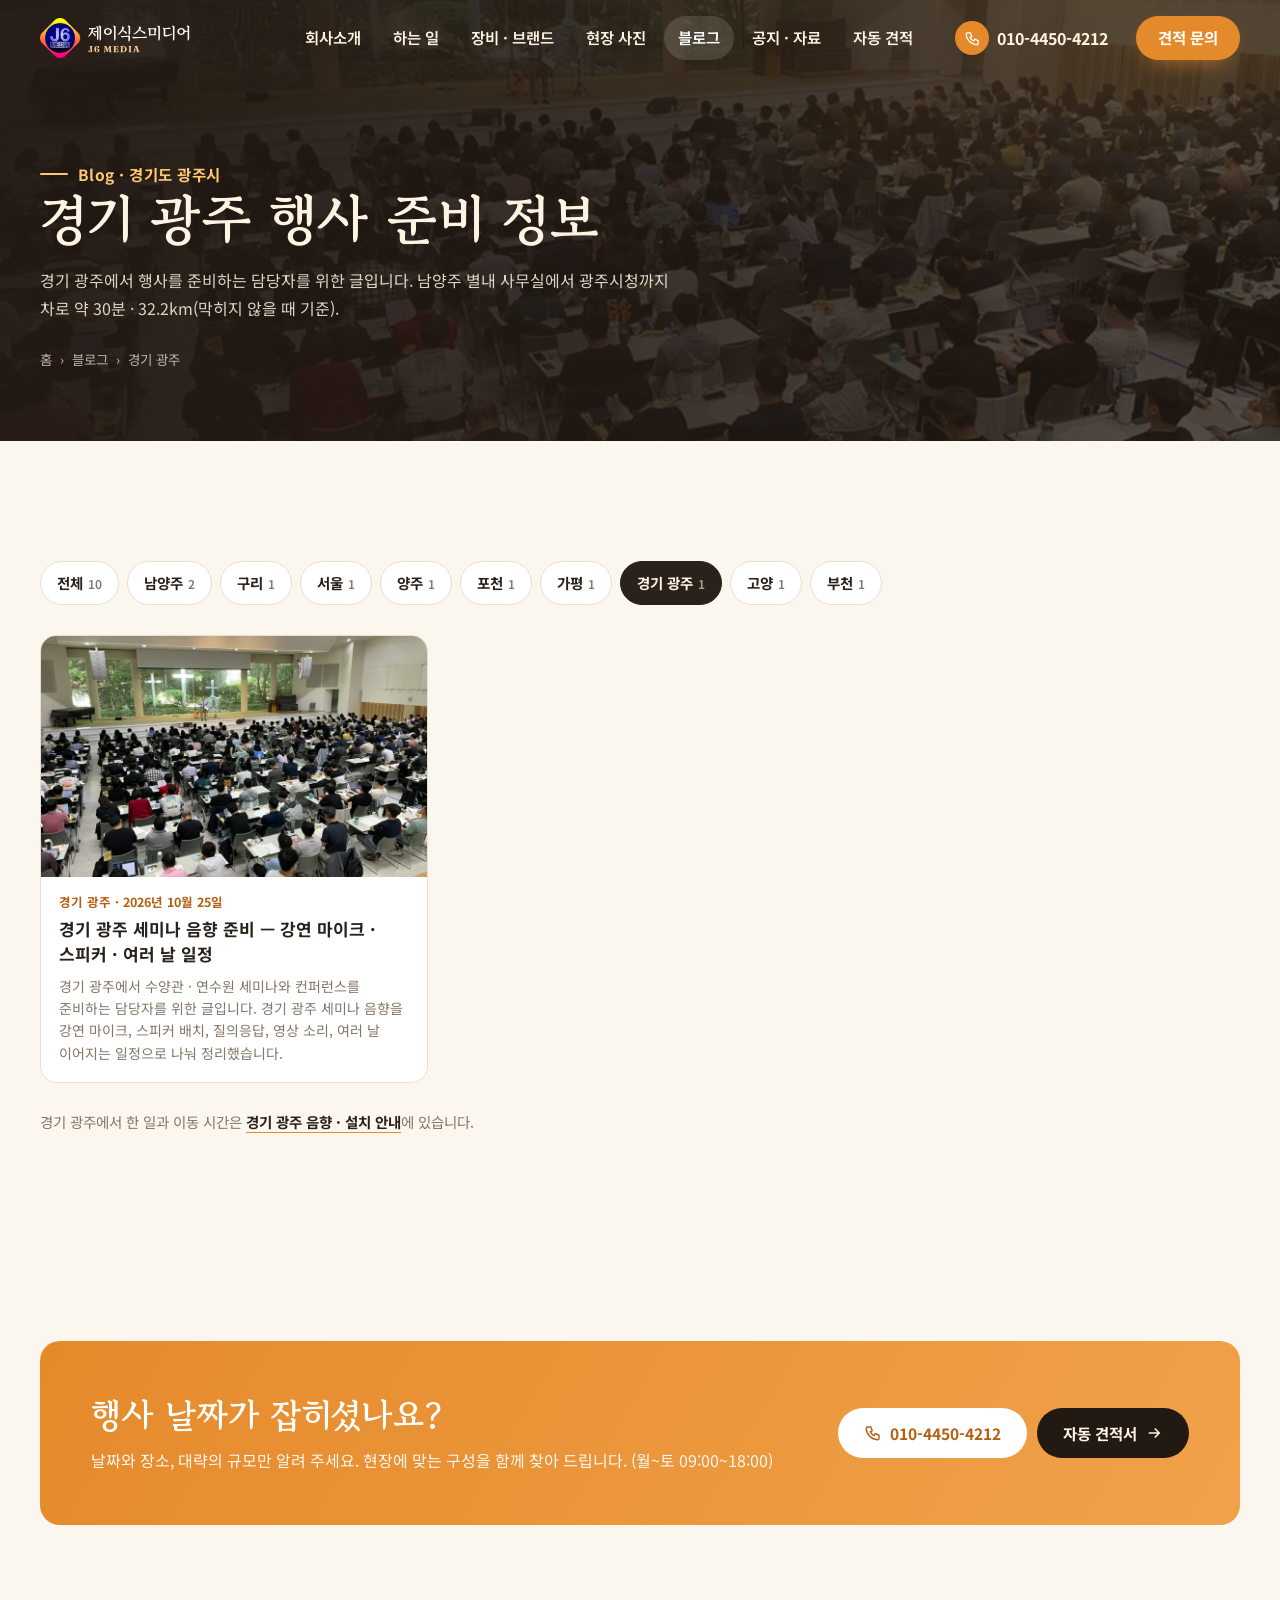
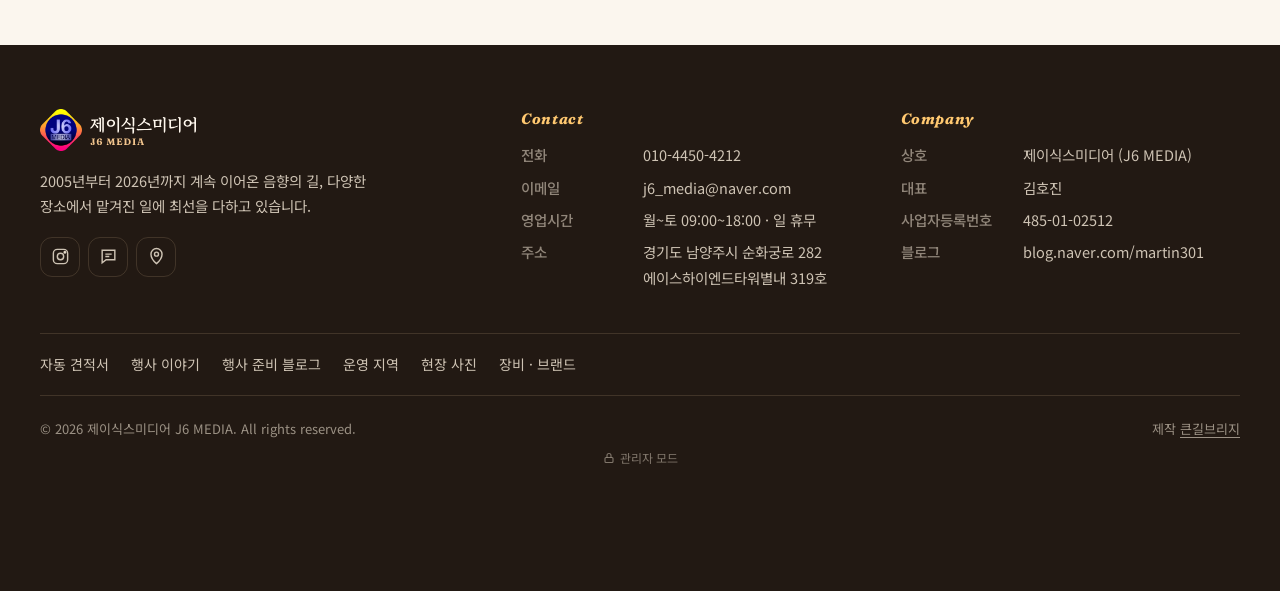
<file: blog/gwangju/index.html>
<!doctype html>
<html lang="ko">
<head>
<meta charset="utf-8">
<meta name="viewport" content="width=device-width,initial-scale=1,viewport-fit=cover">
<title>경기 광주 행사 준비 정보 — 예배 · 세미나 · 공연 · 학교 축제 음향 · 조명 | 제이식스미디어</title>
<meta name="description" content="경기 광주에서 행사를 준비할 때 확인할 것들. 예배 · 수련회 · 세미나 · 공연 · 학교 축제 · 공식 행사의 음향 · 조명과 장비 설치 상담 준비까지 현장 기준으로 정리한 글 모음입니다.">
<meta name="robots" content="index,follow,max-image-preview:large">
<meta name="theme-color" content="#221913">
<link rel="canonical" href="https://www.j6media.co.kr/blog/gwangju/">
<link rel="alternate" type="application/rss+xml" title="제이식스미디어 행사 준비 블로그" href="https://www.j6media.co.kr/rss.xml">
<meta property="og:type" content="website">
<meta property="og:site_name" content="제이식스미디어 J6 MEDIA">
<meta property="og:locale" content="ko_KR">
<meta property="og:title" content="경기 광주 행사 준비 정보 — 예배 · 세미나 · 공연 · 학교 축제 음향 · 조명 | 제이식스미디어">
<meta property="og:description" content="경기 광주에서 행사를 준비할 때 확인할 것들. 예배 · 수련회 · 세미나 · 공연 · 학교 축제 · 공식 행사의 음향 · 조명과 장비 설치 상담 준비까지 현장 기준으로 정리한 글 모음입니다.">
<meta property="og:url" content="https://www.j6media.co.kr/blog/gwangju/">
<meta property="og:image" content="https://www.j6media.co.kr/assets/img/works/w18.webp">
<meta name="twitter:card" content="summary_large_image">
<script type="application/ld+json">{"@context":"https://schema.org","@graph":[{"@type":"BreadcrumbList","itemListElement":[{"@type":"ListItem","position":1,"name":"홈","item":"https://www.j6media.co.kr/"},{"@type":"ListItem","position":2,"name":"블로그","item":"https://www.j6media.co.kr/blog/"},{"@type":"ListItem","position":3,"name":"경기 광주 행사 준비 정보","item":"https://www.j6media.co.kr/blog/gwangju/"}]},{"@type":"CollectionPage","@id":"https://www.j6media.co.kr/blog/gwangju/","name":"경기 광주 행사 준비 정보","inLanguage":"ko","hasPart":[{"@type":"BlogPosting","headline":"경기 광주 세미나 음향 준비 — 강연 마이크 · 스피커 · 여러 날 일정","url":"https://www.j6media.co.kr/blog/%EA%B2%BD%EA%B8%B0-%EA%B4%91%EC%A3%BC-%EC%84%B8%EB%AF%B8%EB%82%98-%EC%9D%8C%ED%96%A5-%EA%B0%95%EC%97%B0-%EB%A7%88%EC%9D%B4%ED%81%AC-%EC%8A%A4%ED%94%BC%EC%BB%A4-%EC%88%98%EC%96%91%EA%B4%80/"}]}]}</script>
<link rel="icon" href="../../assets/img/favicon.svg" type="image/svg+xml"><link rel="apple-touch-icon" href="../../assets/img/apple-touch-icon.png">
<link rel="preconnect" href="https://fonts.googleapis.com"><link rel="preconnect" href="https://fonts.gstatic.com" crossorigin>
<link href="https://fonts.googleapis.com/css2?family=Fraunces:ital,opsz,wght@0,9..144,600;0,9..144,800;1,9..144,600;1,9..144,700&family=Gowun+Batang:wght@700&family=Noto+Sans+KR:wght@400;500;600;700&display=swap" rel="stylesheet">
<link rel="stylesheet" href="../../assets/style.css?v=7">
<script defer src="https://www.ai-make.co.kr/stats/stats.js" data-site="j6"></script>
</head>
<body>
<div class="progress" id="progress" aria-hidden="true"></div>

<header class="hd on-dark" id="hd">
  <div class="wrap">
    <a class="logo" href="../../index.html" aria-label="제이식스미디어 홈"><img class="d" src="../../assets/img/logo-h.svg" alt="제이식스미디어 J6 MEDIA" width="183" height="48"><img class="w" src="../../assets/img/logo-h-white.svg" alt="제이식스미디어 J6 MEDIA" width="183" height="48"></a>
    <nav class="menu" aria-label="주 메뉴"><a href="../../about.html">회사소개</a><a href="../../service.html">하는 일</a><a href="../../equipment.html">장비 · 브랜드</a><a href="../../portfolio.html">현장 사진</a><a href="../../blog/" class="act" aria-current="page">블로그</a><a href="../../notice.html">공지 · 자료</a><a href="../../quote.html">자동 견적</a></nav>
    <a class="tel" href="tel:010-4450-4212"><i><svg viewBox="0 0 24 24" fill="none" stroke="currentColor" stroke-width="1.9"><path d="M5 4h4l2 5-2.5 1.5a11 11 0 0 0 5 5L15 13l5 2v4a2 2 0 0 1-2 2A16 16 0 0 1 3 6a2 2 0 0 1 2-2z"/></svg></i>010-4450-4212</a>
    <a class="btn btn-amb cta" href="../../contact.html" style="min-height:44px;padding:0 20px">견적 문의</a>
    <button class="burger" id="burger" aria-label="메뉴 열기" aria-expanded="false" aria-controls="sheet"><i></i></button>
  </div>
</header>
<div class="sheet" id="sheet" aria-label="모바일 메뉴">
  <div class="head"><a href="../../index.html" aria-label="제이식스미디어 홈"><img src="../../assets/img/logo-h.svg" alt="제이식스미디어 J6 MEDIA" width="183" height="48"></a><button class="x" aria-label="메뉴 닫기"><svg viewBox="0 0 24 24" fill="none" stroke="currentColor" stroke-width="2"><path d="M6 6l12 12M18 6L6 18"/></svg></button></div>
  <nav><a href="../../index.html">홈<small>HOME</small></a><a href="../../about.html">회사소개<small>ABOUT</small></a><a href="../../service.html">하는 일<small>SERVICE</small></a><a href="../../equipment.html">장비 · 브랜드<small>EQUIPMENT</small></a><a href="../../portfolio.html">현장 사진<small>WORKS</small></a><a href="../../notice.html">공지 · 자료<small>NOTICE</small></a><a href="../../quote.html">자동 견적서<small>QUOTE</small></a><a href="../../stories/index.html">행사 이야기<small>STORIES</small></a><a href="../../blog/" class="act">행사 준비 블로그<small>BLOG</small></a><a href="../../areas/index.html">운영 지역<small>AREAS</small></a><a href="../../contact.html">견적 문의<small>CONTACT</small></a></nav>
  <div class="foot">대표 김호진 · 월~토 09:00~18:00<br>경기도 남양주시 순화궁로 282 에이스하이엔드타워별내 319호<a class="btn btn-amb" href="tel:010-4450-4212"><svg viewBox="0 0 24 24" fill="none" stroke="currentColor" stroke-width="1.9"><path d="M5 4h4l2 5-2.5 1.5a11 11 0 0 0 5 5L15 13l5 2v4a2 2 0 0 1-2 2A16 16 0 0 1 3 6a2 2 0 0 1 2-2z"/></svg>전화로 바로 상담</a></div>
</div>
<section class="phead">
  <div class="bg" style="background-image:url(../../assets/img/works/w18.webp)"></div>
  <div class="wrap">
    <p class="eyebrow">Blog · 경기도 광주시</p>
    <h1>경기 광주 행사 준비 정보</h1>
    <p>경기 광주에서 행사를 준비하는 담당자를 위한 글입니다. 남양주 별내 사무실에서 광주시청까지 차로 약 30분 · 32.2km(막히지 않을 때 기준).</p>
    <div class="crumb"><a href="../../index.html">홈</a><span>›</span><a href="../../blog/">블로그</a><span>›</span><span>경기 광주</span></div>
  </div>
</section>

<main>
<section class="sec">
  <div class="wrap">
  <nav class="bchips" aria-label="지역별 글">
    <a href="../../blog/">전체<small>10</small></a>
    <a href="../../blog/namyangju/">남양주<small>2</small></a>
    <a href="../../blog/guri/">구리<small>1</small></a>
    <a href="../../blog/seoul/">서울<small>1</small></a>
    <a href="../../blog/yangju/">양주<small>1</small></a>
    <a href="../../blog/pocheon/">포천<small>1</small></a>
    <a href="../../blog/gapyeong/">가평<small>1</small></a>
    <a href="../../blog/gwangju/" class="act" aria-current="page">경기 광주<small>1</small></a>
    <a href="../../blog/goyang/">고양<small>1</small></a>
    <a href="../../blog/bucheon/">부천<small>1</small></a>
  </nav>
  <div class="stcards"><a class="stcard" href="../../blog/%EA%B2%BD%EA%B8%B0-%EA%B4%91%EC%A3%BC-%EC%84%B8%EB%AF%B8%EB%82%98-%EC%9D%8C%ED%96%A5-%EA%B0%95%EC%97%B0-%EB%A7%88%EC%9D%B4%ED%81%AC-%EC%8A%A4%ED%94%BC%EC%BB%A4-%EC%88%98%EC%96%91%EA%B4%80/"><img src="../../assets/img/works/t18.webp" alt="넓은 강당에 책상을 줄지어 놓고 앉은 참석자들의 뒷모습과 앞쪽 단상" loading="lazy" decoding="async" width="800" height="500"><span><small>경기 광주 · 2026년 10월 25일</small>경기 광주 세미나 음향 준비 — 강연 마이크 · 스피커 · 여러 날 일정<em>경기 광주에서 수양관 · 연수원 세미나와 컨퍼런스를 준비하는 담당자를 위한 글입니다. 경기 광주 세미나 음향을 강연 마이크, 스피커 배치, 질의응답, 영상 소리, 여러 날 이어지는 일정으로 나눠 정리했습니다.</em></span></a></div>
  <p class="snote">경기 광주에서 한 일과 이동 시간은 <a href="../../areas/gwangju.html">경기 광주 음향 · 설치 안내</a>에 있습니다.</p>
  </div>
</section>
<section class="sec" style="padding-top:clamp(48px,6vw,72px)">
  <div class="wrap">
    <div class="ctaband">
      <div class="eq" aria-hidden="true"><span></span><span></span><span></span><span></span><span></span><span></span><span></span></div>
      <div><h2>행사 날짜가 잡히셨나요?</h2><p>날짜와 장소, 대략의 규모만 알려 주세요. 현장에 맞는 구성을 함께 찾아 드립니다. (월~토 09:00~18:00)</p></div>
      <div class="btns"><a class="btn btn-w" href="tel:010-4450-4212"><svg viewBox="0 0 24 24" fill="none" stroke="currentColor" stroke-width="1.9"><path d="M5 4h4l2 5-2.5 1.5a11 11 0 0 0 5 5L15 13l5 2v4a2 2 0 0 1-2 2A16 16 0 0 1 3 6a2 2 0 0 1 2-2z"/></svg>010-4450-4212</a><a class="btn btn-ink" href="../../quote.html">자동 견적서<svg viewBox="0 0 24 24" fill="none" stroke="currentColor" stroke-width="2"><path d="M5 12h14M13 6l6 6-6 6"/></svg></a></div>
    </div>
  </div>
</section>
</main>

<footer class="ft">
  <div class="wrap">
    <div class="top">
      <div>
        <a class="logo" href="../../index.html" aria-label="제이식스미디어 홈"><img src="../../assets/img/logo-h-white.svg" alt="제이식스미디어 J6 MEDIA" width="183" height="48"></a>
        <p class="say">2005년부터 2026년까지 계속 이어온 음향의 길, 다양한 장소에서 맡겨진 일에 최선을 다하고 있습니다.</p>
        <div class="sns">
          <a href="https://www.instagram.com/j6_media/" target="_blank" rel="noopener" aria-label="인스타그램 j6_media"><svg viewBox="0 0 24 24" fill="none" stroke="currentColor" stroke-width="1.8"><rect x="3" y="3" width="18" height="18" rx="5"/><circle cx="12" cy="12" r="4"/><circle cx="17.5" cy="6.5" r="1" fill="currentColor"/></svg></a>
          <a href="https://blog.naver.com/martin301" target="_blank" rel="noopener" aria-label="네이버 블로그 martin301"><svg viewBox="0 0 24 24" fill="none" stroke="currentColor" stroke-width="1.8"><path d="M4 4h16v12H9l-5 4z"/><path d="M8 9h8M8 12h5"/></svg></a>
          <a href="https://map.naver.com/p/entry/place/1026343689" target="_blank" rel="noopener" aria-label="네이버 플레이스"><svg viewBox="0 0 24 24" fill="none" stroke="currentColor" stroke-width="1.8"><path d="M12 21s-7-6.2-7-12a7 7 0 0 1 14 0c0 5.8-7 12-7 12z"/><circle cx="12" cy="9" r="2.5"/></svg></a>
        </div>
      </div>
      <div><h4>Contact</h4><ul>
        <li><b>전화</b><a href="tel:010-4450-4212">010-4450-4212</a></li>
        <li><b>이메일</b><a href="mailto:j6_media@naver.com">j6_media@naver.com</a></li>
        <li><b>영업시간</b>월~토 09:00~18:00 · 일 휴무</li>
        <li><b>주소</b>경기도 남양주시 순화궁로 282 에이스하이엔드타워별내 319호</li></ul></div>
      <div><h4>Company</h4><ul>
        <li><b>상호</b>제이식스미디어 (J6 MEDIA)</li>
        <li><b>대표</b>김호진</li>
        <li><b>사업자등록번호</b>485-01-02512</li>
        <li><b>블로그</b><a href="https://blog.naver.com/martin301" target="_blank" rel="noopener">blog.naver.com/martin301</a></li></ul></div>
    </div>
    <div class="ftl"><a href="../../quote.html">자동 견적서</a><a href="../../stories/index.html">행사 이야기</a><a href="../../blog/">행사 준비 블로그</a><a href="../../areas/index.html">운영 지역</a><a href="../../portfolio.html">현장 사진</a><a href="../../equipment.html">장비 · 브랜드</a></div>
    <div class="bot"><span>© 2026 제이식스미디어 J6 MEDIA. All rights reserved.</span><span>제작 <a href="https://www.ai-make.co.kr" target="_blank" rel="noopener">큰길브리지</a></span></div>
  </div>
</footer>
<div class="quick" aria-label="빠른 연락">
  <a href="tel:010-4450-4212"><svg viewBox="0 0 24 24" fill="none" stroke="currentColor" stroke-width="1.9"><path d="M5 4h4l2 5-2.5 1.5a11 11 0 0 0 5 5L15 13l5 2v4a2 2 0 0 1-2 2A16 16 0 0 1 3 6a2 2 0 0 1 2-2z"/></svg>전화</a>
  <a href="sms:010-4450-4212"><svg viewBox="0 0 24 24" fill="none" stroke="currentColor" stroke-width="1.9"><path d="M4 5h16v11H9l-5 4z"/><path d="M8 10h8"/></svg>문자</a>
  <a class="main" href="../../contact.html">견적 문의<svg viewBox="0 0 24 24" fill="none" stroke="currentColor" stroke-width="2"><path d="M5 12h14M13 6l6 6-6 6"/></svg></a>
</div>
<button class="totop" id="totop" aria-label="맨 위로"><svg viewBox="0 0 24 24" fill="none" stroke="currentColor" stroke-width="2"><path d="M12 19V5M5 12l7-7 7 7"/></svg></button>
<script src="../../assets/app.js?v=20261004"></script>
</body>
</html>
</file>
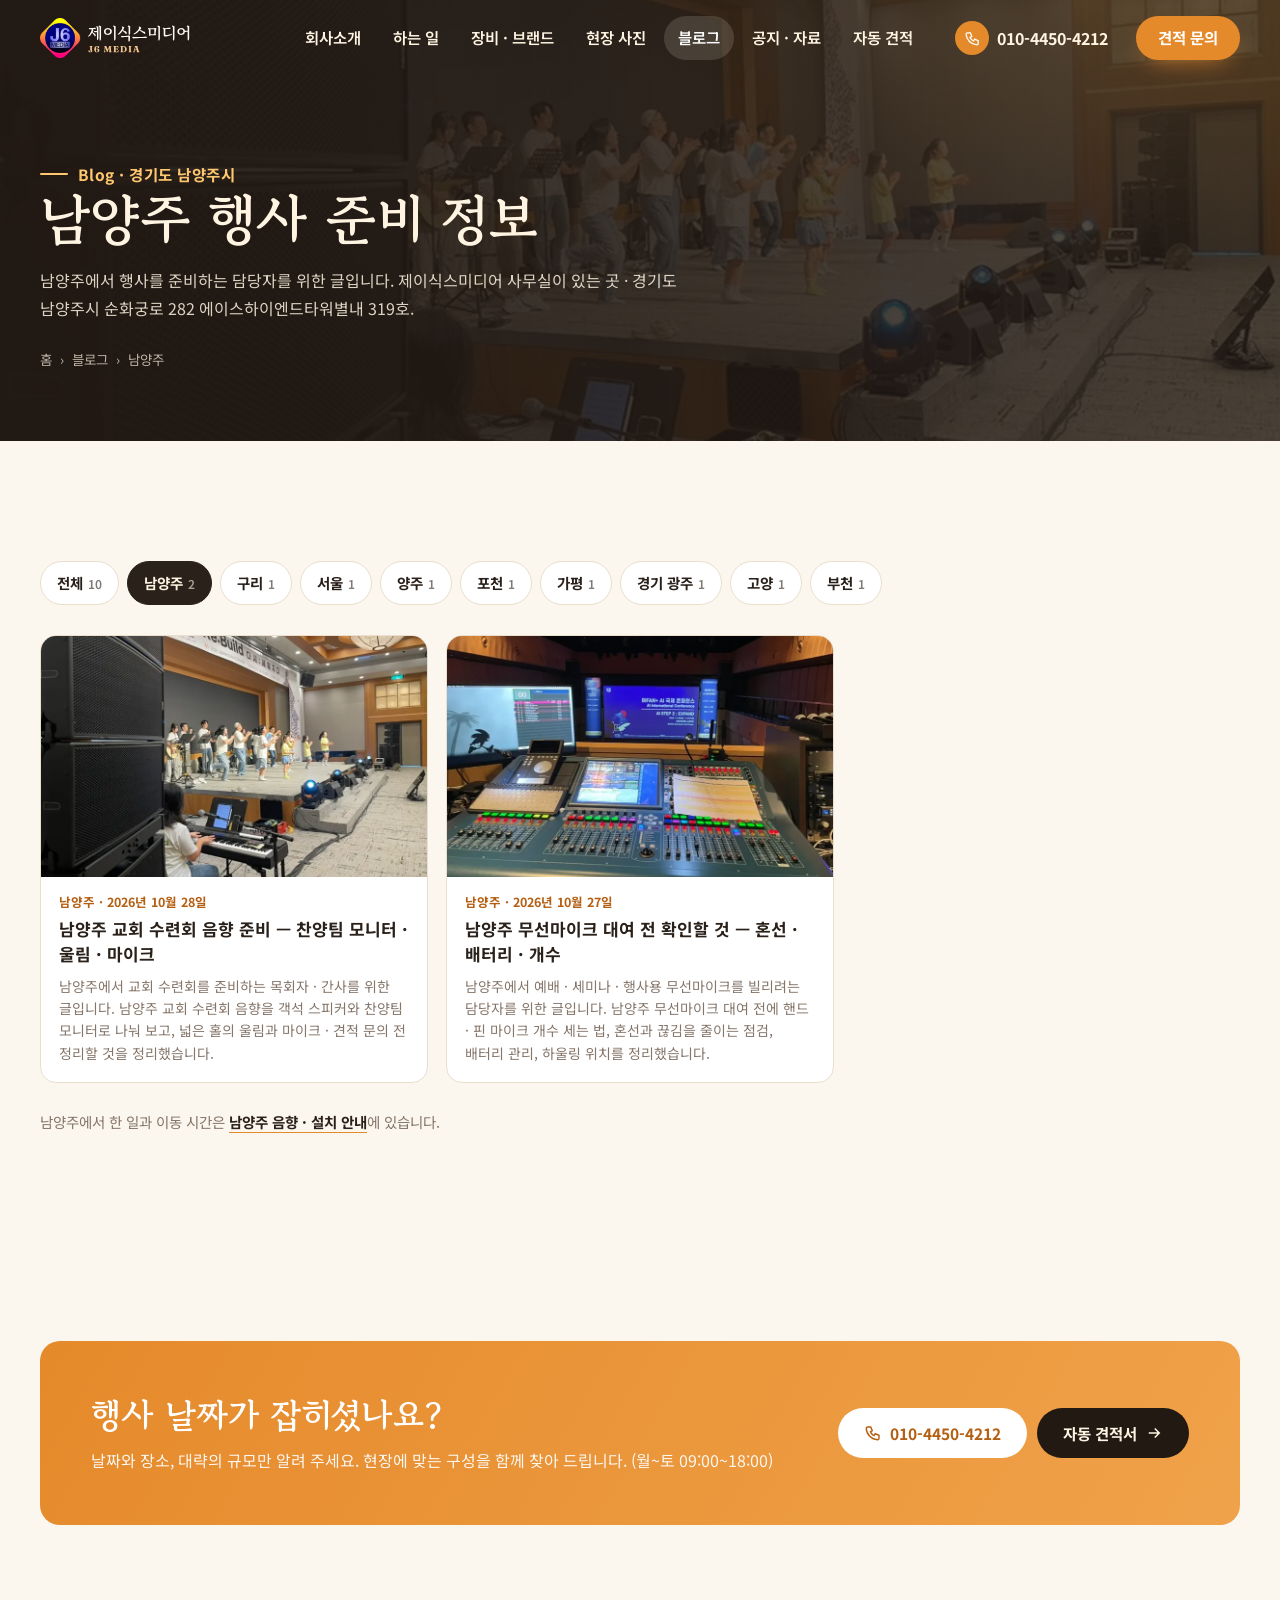
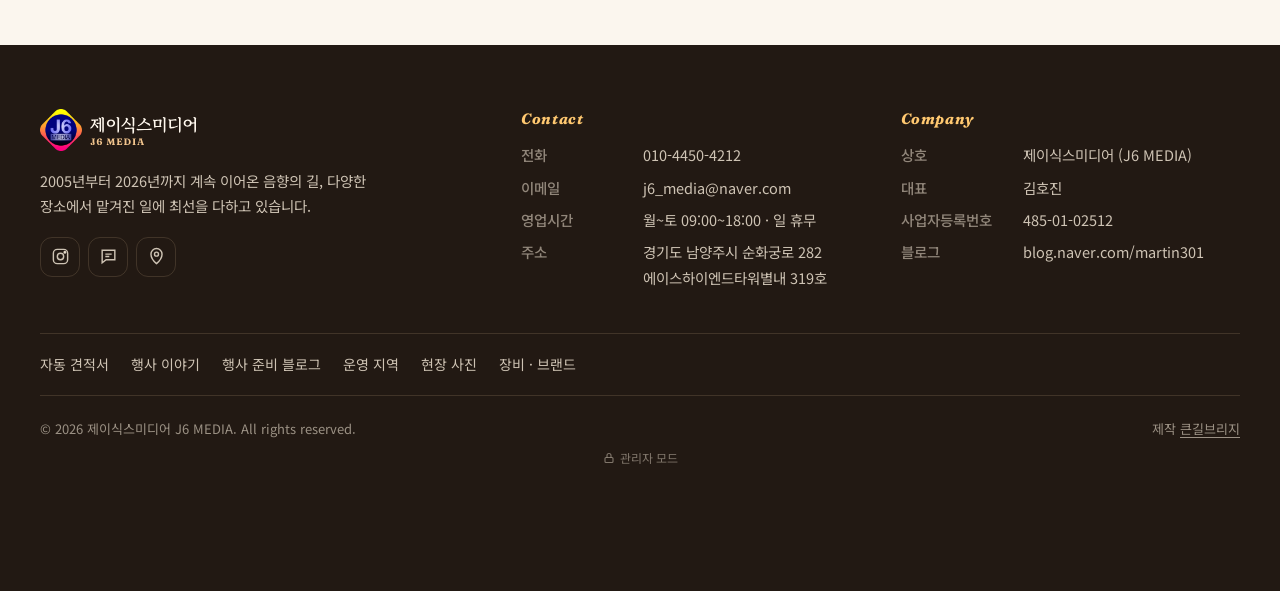
<file: blog/namyangju/index.html>
<!doctype html>
<html lang="ko">
<head>
<meta charset="utf-8">
<meta name="viewport" content="width=device-width,initial-scale=1,viewport-fit=cover">
<title>남양주 행사 준비 정보 — 예배 · 세미나 · 공연 · 학교 축제 음향 · 조명 | 제이식스미디어</title>
<meta name="description" content="남양주에서 행사를 준비할 때 확인할 것들. 예배 · 수련회 · 세미나 · 공연 · 학교 축제 · 공식 행사의 음향 · 조명과 장비 설치 상담 준비까지 현장 기준으로 정리한 글 모음입니다.">
<meta name="robots" content="index,follow,max-image-preview:large">
<meta name="theme-color" content="#221913">
<link rel="canonical" href="https://www.j6media.co.kr/blog/namyangju/">
<link rel="alternate" type="application/rss+xml" title="제이식스미디어 행사 준비 블로그" href="https://www.j6media.co.kr/rss.xml">
<meta property="og:type" content="website">
<meta property="og:site_name" content="제이식스미디어 J6 MEDIA">
<meta property="og:locale" content="ko_KR">
<meta property="og:title" content="남양주 행사 준비 정보 — 예배 · 세미나 · 공연 · 학교 축제 음향 · 조명 | 제이식스미디어">
<meta property="og:description" content="남양주에서 행사를 준비할 때 확인할 것들. 예배 · 수련회 · 세미나 · 공연 · 학교 축제 · 공식 행사의 음향 · 조명과 장비 설치 상담 준비까지 현장 기준으로 정리한 글 모음입니다.">
<meta property="og:url" content="https://www.j6media.co.kr/blog/namyangju/">
<meta property="og:image" content="https://www.j6media.co.kr/assets/img/works/w10.webp">
<meta name="twitter:card" content="summary_large_image">
<script type="application/ld+json">{"@context":"https://schema.org","@graph":[{"@type":"BreadcrumbList","itemListElement":[{"@type":"ListItem","position":1,"name":"홈","item":"https://www.j6media.co.kr/"},{"@type":"ListItem","position":2,"name":"블로그","item":"https://www.j6media.co.kr/blog/"},{"@type":"ListItem","position":3,"name":"남양주 행사 준비 정보","item":"https://www.j6media.co.kr/blog/namyangju/"}]},{"@type":"CollectionPage","@id":"https://www.j6media.co.kr/blog/namyangju/","name":"남양주 행사 준비 정보","inLanguage":"ko","hasPart":[{"@type":"BlogPosting","headline":"남양주 교회 수련회 음향 준비 — 찬양팀 모니터 · 울림 · 마이크","url":"https://www.j6media.co.kr/blog/%EB%82%A8%EC%96%91%EC%A3%BC-%EA%B5%90%ED%9A%8C-%EC%88%98%EB%A0%A8%ED%9A%8C-%EC%9D%8C%ED%96%A5-%EC%B0%AC%EC%96%91%ED%8C%80-%EB%AA%A8%EB%8B%88%ED%84%B0-%EC%9A%B8%EB%A6%BC-%EB%A7%88%EC%9D%B4%ED%81%AC-%EC%A4%80%EB%B9%84/"},{"@type":"BlogPosting","headline":"남양주 무선마이크 대여 전 확인할 것 — 혼선 · 배터리 · 개수","url":"https://www.j6media.co.kr/blog/%EB%82%A8%EC%96%91%EC%A3%BC-%EB%AC%B4%EC%84%A0%EB%A7%88%EC%9D%B4%ED%81%AC-%EB%8C%80%EC%97%AC-%ED%98%BC%EC%84%A0-%EB%B0%B0%ED%84%B0%EB%A6%AC-%EA%B0%9C%EC%88%98-%ED%99%95%EC%9D%B8/"}]}]}</script>
<link rel="icon" href="../../assets/img/favicon.svg" type="image/svg+xml"><link rel="apple-touch-icon" href="../../assets/img/apple-touch-icon.png">
<link rel="preconnect" href="https://fonts.googleapis.com"><link rel="preconnect" href="https://fonts.gstatic.com" crossorigin>
<link href="https://fonts.googleapis.com/css2?family=Fraunces:ital,opsz,wght@0,9..144,600;0,9..144,800;1,9..144,600;1,9..144,700&family=Gowun+Batang:wght@700&family=Noto+Sans+KR:wght@400;500;600;700&display=swap" rel="stylesheet">
<link rel="stylesheet" href="../../assets/style.css?v=7">
<script defer src="https://www.ai-make.co.kr/stats/stats.js" data-site="j6"></script>
</head>
<body>
<div class="progress" id="progress" aria-hidden="true"></div>

<header class="hd on-dark" id="hd">
  <div class="wrap">
    <a class="logo" href="../../index.html" aria-label="제이식스미디어 홈"><img class="d" src="../../assets/img/logo-h.svg" alt="제이식스미디어 J6 MEDIA" width="183" height="48"><img class="w" src="../../assets/img/logo-h-white.svg" alt="제이식스미디어 J6 MEDIA" width="183" height="48"></a>
    <nav class="menu" aria-label="주 메뉴"><a href="../../about.html">회사소개</a><a href="../../service.html">하는 일</a><a href="../../equipment.html">장비 · 브랜드</a><a href="../../portfolio.html">현장 사진</a><a href="../../blog/" class="act" aria-current="page">블로그</a><a href="../../notice.html">공지 · 자료</a><a href="../../quote.html">자동 견적</a></nav>
    <a class="tel" href="tel:010-4450-4212"><i><svg viewBox="0 0 24 24" fill="none" stroke="currentColor" stroke-width="1.9"><path d="M5 4h4l2 5-2.5 1.5a11 11 0 0 0 5 5L15 13l5 2v4a2 2 0 0 1-2 2A16 16 0 0 1 3 6a2 2 0 0 1 2-2z"/></svg></i>010-4450-4212</a>
    <a class="btn btn-amb cta" href="../../contact.html" style="min-height:44px;padding:0 20px">견적 문의</a>
    <button class="burger" id="burger" aria-label="메뉴 열기" aria-expanded="false" aria-controls="sheet"><i></i></button>
  </div>
</header>
<div class="sheet" id="sheet" aria-label="모바일 메뉴">
  <div class="head"><a href="../../index.html" aria-label="제이식스미디어 홈"><img src="../../assets/img/logo-h.svg" alt="제이식스미디어 J6 MEDIA" width="183" height="48"></a><button class="x" aria-label="메뉴 닫기"><svg viewBox="0 0 24 24" fill="none" stroke="currentColor" stroke-width="2"><path d="M6 6l12 12M18 6L6 18"/></svg></button></div>
  <nav><a href="../../index.html">홈<small>HOME</small></a><a href="../../about.html">회사소개<small>ABOUT</small></a><a href="../../service.html">하는 일<small>SERVICE</small></a><a href="../../equipment.html">장비 · 브랜드<small>EQUIPMENT</small></a><a href="../../portfolio.html">현장 사진<small>WORKS</small></a><a href="../../notice.html">공지 · 자료<small>NOTICE</small></a><a href="../../quote.html">자동 견적서<small>QUOTE</small></a><a href="../../stories/index.html">행사 이야기<small>STORIES</small></a><a href="../../blog/" class="act">행사 준비 블로그<small>BLOG</small></a><a href="../../areas/index.html">운영 지역<small>AREAS</small></a><a href="../../contact.html">견적 문의<small>CONTACT</small></a></nav>
  <div class="foot">대표 김호진 · 월~토 09:00~18:00<br>경기도 남양주시 순화궁로 282 에이스하이엔드타워별내 319호<a class="btn btn-amb" href="tel:010-4450-4212"><svg viewBox="0 0 24 24" fill="none" stroke="currentColor" stroke-width="1.9"><path d="M5 4h4l2 5-2.5 1.5a11 11 0 0 0 5 5L15 13l5 2v4a2 2 0 0 1-2 2A16 16 0 0 1 3 6a2 2 0 0 1 2-2z"/></svg>전화로 바로 상담</a></div>
</div>
<section class="phead">
  <div class="bg" style="background-image:url(../../assets/img/works/w10.webp)"></div>
  <div class="wrap">
    <p class="eyebrow">Blog · 경기도 남양주시</p>
    <h1>남양주 행사 준비 정보</h1>
    <p>남양주에서 행사를 준비하는 담당자를 위한 글입니다. 제이식스미디어 사무실이 있는 곳 · 경기도 남양주시 순화궁로 282 에이스하이엔드타워별내 319호.</p>
    <div class="crumb"><a href="../../index.html">홈</a><span>›</span><a href="../../blog/">블로그</a><span>›</span><span>남양주</span></div>
  </div>
</section>

<main>
<section class="sec">
  <div class="wrap">
  <nav class="bchips" aria-label="지역별 글">
    <a href="../../blog/">전체<small>10</small></a>
    <a href="../../blog/namyangju/" class="act" aria-current="page">남양주<small>2</small></a>
    <a href="../../blog/guri/">구리<small>1</small></a>
    <a href="../../blog/seoul/">서울<small>1</small></a>
    <a href="../../blog/yangju/">양주<small>1</small></a>
    <a href="../../blog/pocheon/">포천<small>1</small></a>
    <a href="../../blog/gapyeong/">가평<small>1</small></a>
    <a href="../../blog/gwangju/">경기 광주<small>1</small></a>
    <a href="../../blog/goyang/">고양<small>1</small></a>
    <a href="../../blog/bucheon/">부천<small>1</small></a>
  </nav>
  <div class="stcards"><a class="stcard" href="../../blog/%EB%82%A8%EC%96%91%EC%A3%BC-%EA%B5%90%ED%9A%8C-%EC%88%98%EB%A0%A8%ED%9A%8C-%EC%9D%8C%ED%96%A5-%EC%B0%AC%EC%96%91%ED%8C%80-%EB%AA%A8%EB%8B%88%ED%84%B0-%EC%9A%B8%EB%A6%BC-%EB%A7%88%EC%9D%B4%ED%81%AC-%EC%A4%80%EB%B9%84/"><img src="../../assets/img/works/t10.webp" alt="넓은 연회장 무대에서 찬양팀이 노래하고 무대 옆에 대형 스피커와 건반이 놓인 수련회 현장" loading="lazy" decoding="async" width="800" height="500"><span><small>남양주 · 2026년 10월 28일</small>남양주 교회 수련회 음향 준비 — 찬양팀 모니터 · 울림 · 마이크<em>남양주에서 교회 수련회를 준비하는 목회자 · 간사를 위한 글입니다. 남양주 교회 수련회 음향을 객석 스피커와 찬양팀 모니터로 나눠 보고, 넓은 홀의 울림과 마이크 · 견적 문의 전 정리할 것을 정리했습니다.</em></span></a>
<a class="stcard" href="../../blog/%EB%82%A8%EC%96%91%EC%A3%BC-%EB%AC%B4%EC%84%A0%EB%A7%88%EC%9D%B4%ED%81%AC-%EB%8C%80%EC%97%AC-%ED%98%BC%EC%84%A0-%EB%B0%B0%ED%84%B0%EB%A6%AC-%EA%B0%9C%EC%88%98-%ED%99%95%EC%9D%B8/"><img src="../../assets/img/works/t14.webp" alt="공연장 객석 뒤 음향 자리에 놓인 대형 디지털 믹서와 무대 화면" loading="lazy" decoding="async" width="800" height="500"><span><small>남양주 · 2026년 10월 27일</small>남양주 무선마이크 대여 전 확인할 것 — 혼선 · 배터리 · 개수<em>남양주에서 예배 · 세미나 · 행사용 무선마이크를 빌리려는 담당자를 위한 글입니다. 남양주 무선마이크 대여 전에 핸드 · 핀 마이크 개수 세는 법, 혼선과 끊김을 줄이는 점검, 배터리 관리, 하울링 위치를 정리했습니다.</em></span></a></div>
  <p class="snote">남양주에서 한 일과 이동 시간은 <a href="../../areas/namyangju.html">남양주 음향 · 설치 안내</a>에 있습니다.</p>
  </div>
</section>
<section class="sec" style="padding-top:clamp(48px,6vw,72px)">
  <div class="wrap">
    <div class="ctaband">
      <div class="eq" aria-hidden="true"><span></span><span></span><span></span><span></span><span></span><span></span><span></span></div>
      <div><h2>행사 날짜가 잡히셨나요?</h2><p>날짜와 장소, 대략의 규모만 알려 주세요. 현장에 맞는 구성을 함께 찾아 드립니다. (월~토 09:00~18:00)</p></div>
      <div class="btns"><a class="btn btn-w" href="tel:010-4450-4212"><svg viewBox="0 0 24 24" fill="none" stroke="currentColor" stroke-width="1.9"><path d="M5 4h4l2 5-2.5 1.5a11 11 0 0 0 5 5L15 13l5 2v4a2 2 0 0 1-2 2A16 16 0 0 1 3 6a2 2 0 0 1 2-2z"/></svg>010-4450-4212</a><a class="btn btn-ink" href="../../quote.html">자동 견적서<svg viewBox="0 0 24 24" fill="none" stroke="currentColor" stroke-width="2"><path d="M5 12h14M13 6l6 6-6 6"/></svg></a></div>
    </div>
  </div>
</section>
</main>

<footer class="ft">
  <div class="wrap">
    <div class="top">
      <div>
        <a class="logo" href="../../index.html" aria-label="제이식스미디어 홈"><img src="../../assets/img/logo-h-white.svg" alt="제이식스미디어 J6 MEDIA" width="183" height="48"></a>
        <p class="say">2005년부터 2026년까지 계속 이어온 음향의 길, 다양한 장소에서 맡겨진 일에 최선을 다하고 있습니다.</p>
        <div class="sns">
          <a href="https://www.instagram.com/j6_media/" target="_blank" rel="noopener" aria-label="인스타그램 j6_media"><svg viewBox="0 0 24 24" fill="none" stroke="currentColor" stroke-width="1.8"><rect x="3" y="3" width="18" height="18" rx="5"/><circle cx="12" cy="12" r="4"/><circle cx="17.5" cy="6.5" r="1" fill="currentColor"/></svg></a>
          <a href="https://blog.naver.com/martin301" target="_blank" rel="noopener" aria-label="네이버 블로그 martin301"><svg viewBox="0 0 24 24" fill="none" stroke="currentColor" stroke-width="1.8"><path d="M4 4h16v12H9l-5 4z"/><path d="M8 9h8M8 12h5"/></svg></a>
          <a href="https://map.naver.com/p/entry/place/1026343689" target="_blank" rel="noopener" aria-label="네이버 플레이스"><svg viewBox="0 0 24 24" fill="none" stroke="currentColor" stroke-width="1.8"><path d="M12 21s-7-6.2-7-12a7 7 0 0 1 14 0c0 5.8-7 12-7 12z"/><circle cx="12" cy="9" r="2.5"/></svg></a>
        </div>
      </div>
      <div><h4>Contact</h4><ul>
        <li><b>전화</b><a href="tel:010-4450-4212">010-4450-4212</a></li>
        <li><b>이메일</b><a href="mailto:j6_media@naver.com">j6_media@naver.com</a></li>
        <li><b>영업시간</b>월~토 09:00~18:00 · 일 휴무</li>
        <li><b>주소</b>경기도 남양주시 순화궁로 282 에이스하이엔드타워별내 319호</li></ul></div>
      <div><h4>Company</h4><ul>
        <li><b>상호</b>제이식스미디어 (J6 MEDIA)</li>
        <li><b>대표</b>김호진</li>
        <li><b>사업자등록번호</b>485-01-02512</li>
        <li><b>블로그</b><a href="https://blog.naver.com/martin301" target="_blank" rel="noopener">blog.naver.com/martin301</a></li></ul></div>
    </div>
    <div class="ftl"><a href="../../quote.html">자동 견적서</a><a href="../../stories/index.html">행사 이야기</a><a href="../../blog/">행사 준비 블로그</a><a href="../../areas/index.html">운영 지역</a><a href="../../portfolio.html">현장 사진</a><a href="../../equipment.html">장비 · 브랜드</a></div>
    <div class="bot"><span>© 2026 제이식스미디어 J6 MEDIA. All rights reserved.</span><span>제작 <a href="https://www.ai-make.co.kr" target="_blank" rel="noopener">큰길브리지</a></span></div>
  </div>
</footer>
<div class="quick" aria-label="빠른 연락">
  <a href="tel:010-4450-4212"><svg viewBox="0 0 24 24" fill="none" stroke="currentColor" stroke-width="1.9"><path d="M5 4h4l2 5-2.5 1.5a11 11 0 0 0 5 5L15 13l5 2v4a2 2 0 0 1-2 2A16 16 0 0 1 3 6a2 2 0 0 1 2-2z"/></svg>전화</a>
  <a href="sms:010-4450-4212"><svg viewBox="0 0 24 24" fill="none" stroke="currentColor" stroke-width="1.9"><path d="M4 5h16v11H9l-5 4z"/><path d="M8 10h8"/></svg>문자</a>
  <a class="main" href="../../contact.html">견적 문의<svg viewBox="0 0 24 24" fill="none" stroke="currentColor" stroke-width="2"><path d="M5 12h14M13 6l6 6-6 6"/></svg></a>
</div>
<button class="totop" id="totop" aria-label="맨 위로"><svg viewBox="0 0 24 24" fill="none" stroke="currentColor" stroke-width="2"><path d="M12 19V5M5 12l7-7 7 7"/></svg></button>
<script src="../../assets/app.js?v=20261004"></script>
</body>
</html>
</file>
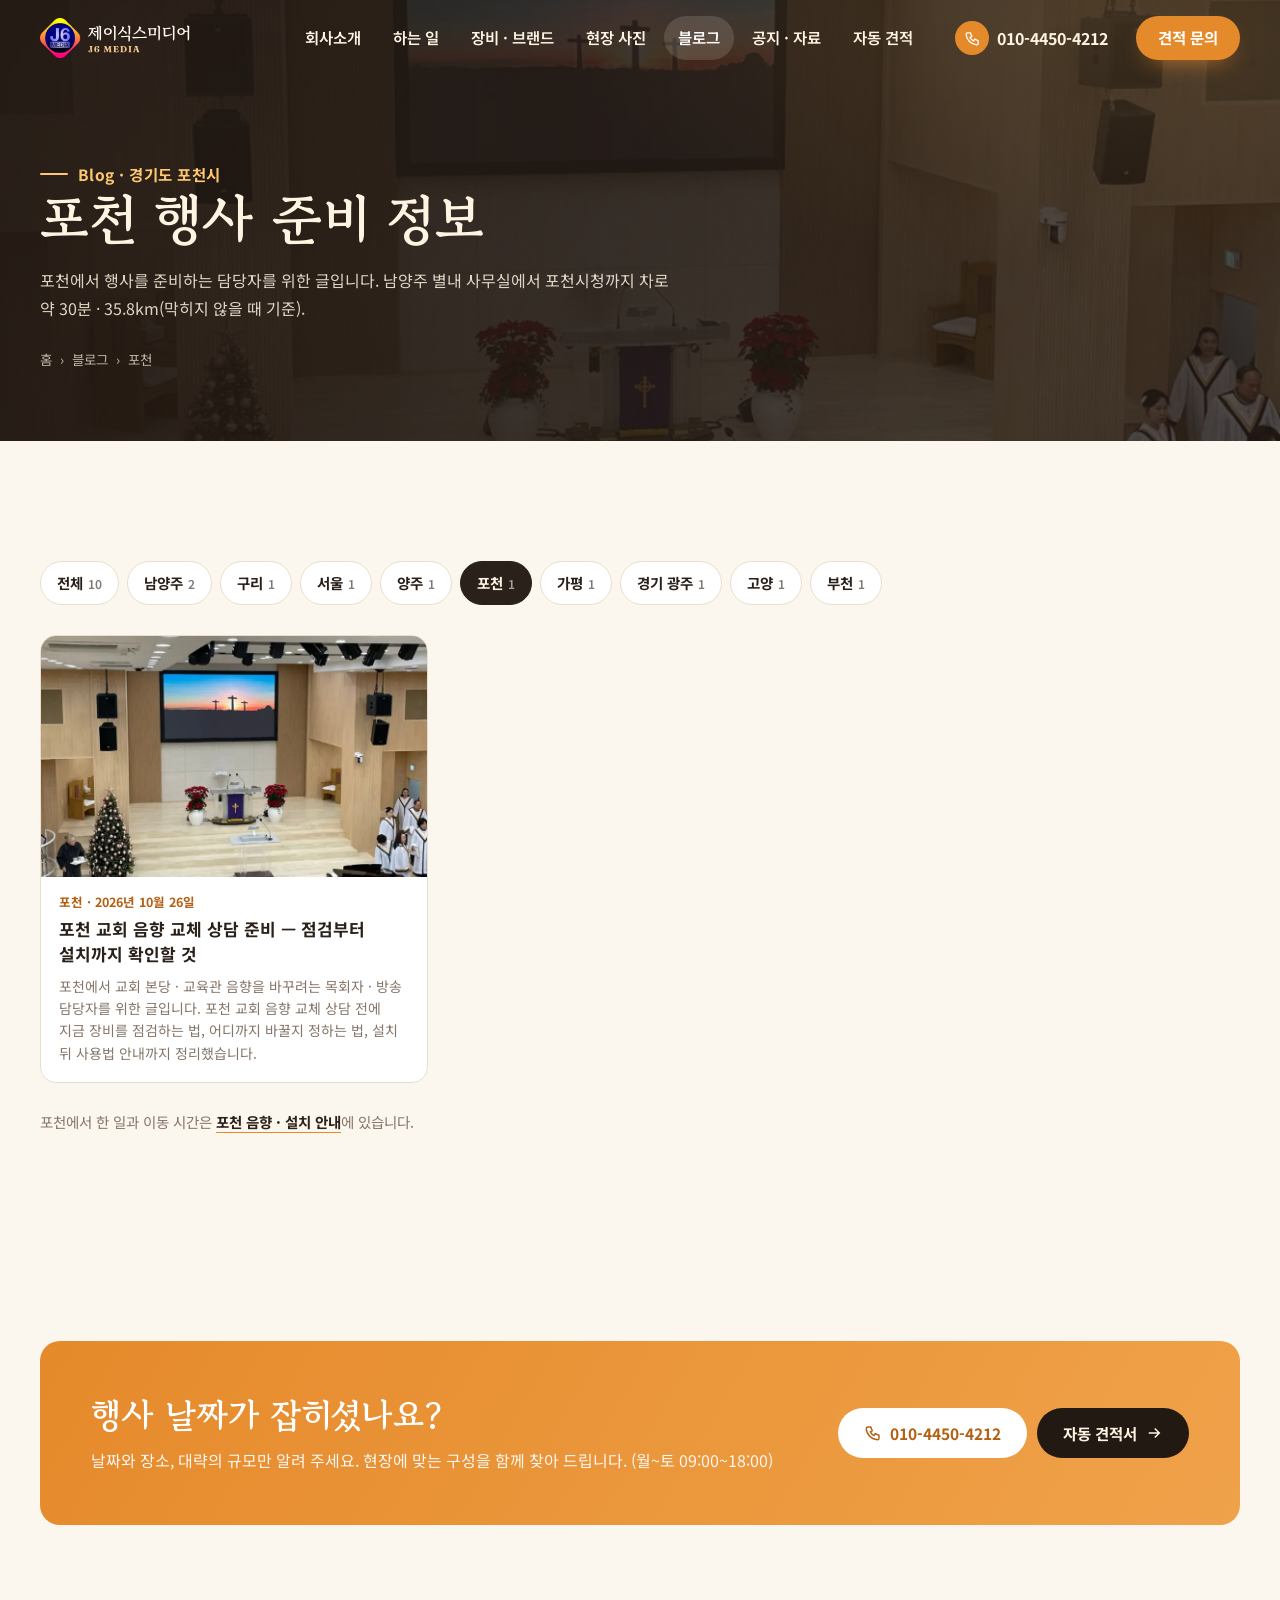
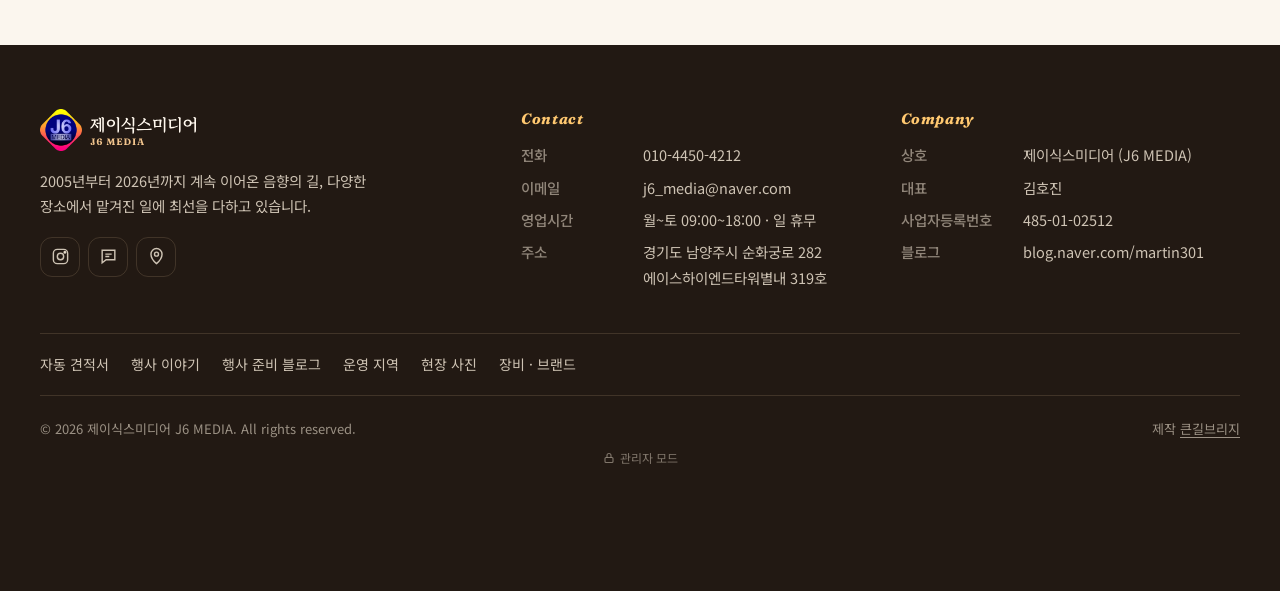
<file: blog/pocheon/index.html>
<!doctype html>
<html lang="ko">
<head>
<meta charset="utf-8">
<meta name="viewport" content="width=device-width,initial-scale=1,viewport-fit=cover">
<title>포천 행사 준비 정보 — 예배 · 세미나 · 공연 · 학교 축제 음향 · 조명 | 제이식스미디어</title>
<meta name="description" content="포천에서 행사를 준비할 때 확인할 것들. 예배 · 수련회 · 세미나 · 공연 · 학교 축제 · 공식 행사의 음향 · 조명과 장비 설치 상담 준비까지 현장 기준으로 정리한 글 모음입니다.">
<meta name="robots" content="index,follow,max-image-preview:large">
<meta name="theme-color" content="#221913">
<link rel="canonical" href="https://www.j6media.co.kr/blog/pocheon/">
<link rel="alternate" type="application/rss+xml" title="제이식스미디어 행사 준비 블로그" href="https://www.j6media.co.kr/rss.xml">
<meta property="og:type" content="website">
<meta property="og:site_name" content="제이식스미디어 J6 MEDIA">
<meta property="og:locale" content="ko_KR">
<meta property="og:title" content="포천 행사 준비 정보 — 예배 · 세미나 · 공연 · 학교 축제 음향 · 조명 | 제이식스미디어">
<meta property="og:description" content="포천에서 행사를 준비할 때 확인할 것들. 예배 · 수련회 · 세미나 · 공연 · 학교 축제 · 공식 행사의 음향 · 조명과 장비 설치 상담 준비까지 현장 기준으로 정리한 글 모음입니다.">
<meta property="og:url" content="https://www.j6media.co.kr/blog/pocheon/">
<meta property="og:image" content="https://www.j6media.co.kr/assets/img/works/w23.webp">
<meta name="twitter:card" content="summary_large_image">
<script type="application/ld+json">{"@context":"https://schema.org","@graph":[{"@type":"BreadcrumbList","itemListElement":[{"@type":"ListItem","position":1,"name":"홈","item":"https://www.j6media.co.kr/"},{"@type":"ListItem","position":2,"name":"블로그","item":"https://www.j6media.co.kr/blog/"},{"@type":"ListItem","position":3,"name":"포천 행사 준비 정보","item":"https://www.j6media.co.kr/blog/pocheon/"}]},{"@type":"CollectionPage","@id":"https://www.j6media.co.kr/blog/pocheon/","name":"포천 행사 준비 정보","inLanguage":"ko","hasPart":[{"@type":"BlogPosting","headline":"포천 교회 음향 교체 상담 준비 — 점검부터 설치까지 확인할 것","url":"https://www.j6media.co.kr/blog/%ED%8F%AC%EC%B2%9C-%EA%B5%90%ED%9A%8C-%EC%9D%8C%ED%96%A5-%EA%B5%90%EC%B2%B4-%EC%A0%90%EA%B2%80-%EC%83%81%EB%8B%B4-%EC%A4%80%EB%B9%84/"}]}]}</script>
<link rel="icon" href="../../assets/img/favicon.svg" type="image/svg+xml"><link rel="apple-touch-icon" href="../../assets/img/apple-touch-icon.png">
<link rel="preconnect" href="https://fonts.googleapis.com"><link rel="preconnect" href="https://fonts.gstatic.com" crossorigin>
<link href="https://fonts.googleapis.com/css2?family=Fraunces:ital,opsz,wght@0,9..144,600;0,9..144,800;1,9..144,600;1,9..144,700&family=Gowun+Batang:wght@700&family=Noto+Sans+KR:wght@400;500;600;700&display=swap" rel="stylesheet">
<link rel="stylesheet" href="../../assets/style.css?v=7">
<script defer src="https://www.ai-make.co.kr/stats/stats.js" data-site="j6"></script>
</head>
<body>
<div class="progress" id="progress" aria-hidden="true"></div>

<header class="hd on-dark" id="hd">
  <div class="wrap">
    <a class="logo" href="../../index.html" aria-label="제이식스미디어 홈"><img class="d" src="../../assets/img/logo-h.svg" alt="제이식스미디어 J6 MEDIA" width="183" height="48"><img class="w" src="../../assets/img/logo-h-white.svg" alt="제이식스미디어 J6 MEDIA" width="183" height="48"></a>
    <nav class="menu" aria-label="주 메뉴"><a href="../../about.html">회사소개</a><a href="../../service.html">하는 일</a><a href="../../equipment.html">장비 · 브랜드</a><a href="../../portfolio.html">현장 사진</a><a href="../../blog/" class="act" aria-current="page">블로그</a><a href="../../notice.html">공지 · 자료</a><a href="../../quote.html">자동 견적</a></nav>
    <a class="tel" href="tel:010-4450-4212"><i><svg viewBox="0 0 24 24" fill="none" stroke="currentColor" stroke-width="1.9"><path d="M5 4h4l2 5-2.5 1.5a11 11 0 0 0 5 5L15 13l5 2v4a2 2 0 0 1-2 2A16 16 0 0 1 3 6a2 2 0 0 1 2-2z"/></svg></i>010-4450-4212</a>
    <a class="btn btn-amb cta" href="../../contact.html" style="min-height:44px;padding:0 20px">견적 문의</a>
    <button class="burger" id="burger" aria-label="메뉴 열기" aria-expanded="false" aria-controls="sheet"><i></i></button>
  </div>
</header>
<div class="sheet" id="sheet" aria-label="모바일 메뉴">
  <div class="head"><a href="../../index.html" aria-label="제이식스미디어 홈"><img src="../../assets/img/logo-h.svg" alt="제이식스미디어 J6 MEDIA" width="183" height="48"></a><button class="x" aria-label="메뉴 닫기"><svg viewBox="0 0 24 24" fill="none" stroke="currentColor" stroke-width="2"><path d="M6 6l12 12M18 6L6 18"/></svg></button></div>
  <nav><a href="../../index.html">홈<small>HOME</small></a><a href="../../about.html">회사소개<small>ABOUT</small></a><a href="../../service.html">하는 일<small>SERVICE</small></a><a href="../../equipment.html">장비 · 브랜드<small>EQUIPMENT</small></a><a href="../../portfolio.html">현장 사진<small>WORKS</small></a><a href="../../notice.html">공지 · 자료<small>NOTICE</small></a><a href="../../quote.html">자동 견적서<small>QUOTE</small></a><a href="../../stories/index.html">행사 이야기<small>STORIES</small></a><a href="../../blog/" class="act">행사 준비 블로그<small>BLOG</small></a><a href="../../areas/index.html">운영 지역<small>AREAS</small></a><a href="../../contact.html">견적 문의<small>CONTACT</small></a></nav>
  <div class="foot">대표 김호진 · 월~토 09:00~18:00<br>경기도 남양주시 순화궁로 282 에이스하이엔드타워별내 319호<a class="btn btn-amb" href="tel:010-4450-4212"><svg viewBox="0 0 24 24" fill="none" stroke="currentColor" stroke-width="1.9"><path d="M5 4h4l2 5-2.5 1.5a11 11 0 0 0 5 5L15 13l5 2v4a2 2 0 0 1-2 2A16 16 0 0 1 3 6a2 2 0 0 1 2-2z"/></svg>전화로 바로 상담</a></div>
</div>
<section class="phead">
  <div class="bg" style="background-image:url(../../assets/img/works/w23.webp)"></div>
  <div class="wrap">
    <p class="eyebrow">Blog · 경기도 포천시</p>
    <h1>포천 행사 준비 정보</h1>
    <p>포천에서 행사를 준비하는 담당자를 위한 글입니다. 남양주 별내 사무실에서 포천시청까지 차로 약 30분 · 35.8km(막히지 않을 때 기준).</p>
    <div class="crumb"><a href="../../index.html">홈</a><span>›</span><a href="../../blog/">블로그</a><span>›</span><span>포천</span></div>
  </div>
</section>

<main>
<section class="sec">
  <div class="wrap">
  <nav class="bchips" aria-label="지역별 글">
    <a href="../../blog/">전체<small>10</small></a>
    <a href="../../blog/namyangju/">남양주<small>2</small></a>
    <a href="../../blog/guri/">구리<small>1</small></a>
    <a href="../../blog/seoul/">서울<small>1</small></a>
    <a href="../../blog/yangju/">양주<small>1</small></a>
    <a href="../../blog/pocheon/" class="act" aria-current="page">포천<small>1</small></a>
    <a href="../../blog/gapyeong/">가평<small>1</small></a>
    <a href="../../blog/gwangju/">경기 광주<small>1</small></a>
    <a href="../../blog/goyang/">고양<small>1</small></a>
    <a href="../../blog/bucheon/">부천<small>1</small></a>
  </nav>
  <div class="stcards"><a class="stcard" href="../../blog/%ED%8F%AC%EC%B2%9C-%EA%B5%90%ED%9A%8C-%EC%9D%8C%ED%96%A5-%EA%B5%90%EC%B2%B4-%EC%A0%90%EA%B2%80-%EC%83%81%EB%8B%B4-%EC%A4%80%EB%B9%84/"><img src="../../assets/img/works/t23.webp" alt="교회 본당 강단 위 대형 화면과 천장 · 양옆에 설치한 스피커, 강단 앞 성탄 장식" loading="lazy" decoding="async" width="800" height="500"><span><small>포천 · 2026년 10월 26일</small>포천 교회 음향 교체 상담 준비 — 점검부터 설치까지 확인할 것<em>포천에서 교회 본당 · 교육관 음향을 바꾸려는 목회자 · 방송 담당자를 위한 글입니다. 포천 교회 음향 교체 상담 전에 지금 장비를 점검하는 법, 어디까지 바꿀지 정하는 법, 설치 뒤 사용법 안내까지 정리했습니다.</em></span></a></div>
  <p class="snote">포천에서 한 일과 이동 시간은 <a href="../../areas/pocheon.html">포천 음향 · 설치 안내</a>에 있습니다.</p>
  </div>
</section>
<section class="sec" style="padding-top:clamp(48px,6vw,72px)">
  <div class="wrap">
    <div class="ctaband">
      <div class="eq" aria-hidden="true"><span></span><span></span><span></span><span></span><span></span><span></span><span></span></div>
      <div><h2>행사 날짜가 잡히셨나요?</h2><p>날짜와 장소, 대략의 규모만 알려 주세요. 현장에 맞는 구성을 함께 찾아 드립니다. (월~토 09:00~18:00)</p></div>
      <div class="btns"><a class="btn btn-w" href="tel:010-4450-4212"><svg viewBox="0 0 24 24" fill="none" stroke="currentColor" stroke-width="1.9"><path d="M5 4h4l2 5-2.5 1.5a11 11 0 0 0 5 5L15 13l5 2v4a2 2 0 0 1-2 2A16 16 0 0 1 3 6a2 2 0 0 1 2-2z"/></svg>010-4450-4212</a><a class="btn btn-ink" href="../../quote.html">자동 견적서<svg viewBox="0 0 24 24" fill="none" stroke="currentColor" stroke-width="2"><path d="M5 12h14M13 6l6 6-6 6"/></svg></a></div>
    </div>
  </div>
</section>
</main>

<footer class="ft">
  <div class="wrap">
    <div class="top">
      <div>
        <a class="logo" href="../../index.html" aria-label="제이식스미디어 홈"><img src="../../assets/img/logo-h-white.svg" alt="제이식스미디어 J6 MEDIA" width="183" height="48"></a>
        <p class="say">2005년부터 2026년까지 계속 이어온 음향의 길, 다양한 장소에서 맡겨진 일에 최선을 다하고 있습니다.</p>
        <div class="sns">
          <a href="https://www.instagram.com/j6_media/" target="_blank" rel="noopener" aria-label="인스타그램 j6_media"><svg viewBox="0 0 24 24" fill="none" stroke="currentColor" stroke-width="1.8"><rect x="3" y="3" width="18" height="18" rx="5"/><circle cx="12" cy="12" r="4"/><circle cx="17.5" cy="6.5" r="1" fill="currentColor"/></svg></a>
          <a href="https://blog.naver.com/martin301" target="_blank" rel="noopener" aria-label="네이버 블로그 martin301"><svg viewBox="0 0 24 24" fill="none" stroke="currentColor" stroke-width="1.8"><path d="M4 4h16v12H9l-5 4z"/><path d="M8 9h8M8 12h5"/></svg></a>
          <a href="https://map.naver.com/p/entry/place/1026343689" target="_blank" rel="noopener" aria-label="네이버 플레이스"><svg viewBox="0 0 24 24" fill="none" stroke="currentColor" stroke-width="1.8"><path d="M12 21s-7-6.2-7-12a7 7 0 0 1 14 0c0 5.8-7 12-7 12z"/><circle cx="12" cy="9" r="2.5"/></svg></a>
        </div>
      </div>
      <div><h4>Contact</h4><ul>
        <li><b>전화</b><a href="tel:010-4450-4212">010-4450-4212</a></li>
        <li><b>이메일</b><a href="mailto:j6_media@naver.com">j6_media@naver.com</a></li>
        <li><b>영업시간</b>월~토 09:00~18:00 · 일 휴무</li>
        <li><b>주소</b>경기도 남양주시 순화궁로 282 에이스하이엔드타워별내 319호</li></ul></div>
      <div><h4>Company</h4><ul>
        <li><b>상호</b>제이식스미디어 (J6 MEDIA)</li>
        <li><b>대표</b>김호진</li>
        <li><b>사업자등록번호</b>485-01-02512</li>
        <li><b>블로그</b><a href="https://blog.naver.com/martin301" target="_blank" rel="noopener">blog.naver.com/martin301</a></li></ul></div>
    </div>
    <div class="ftl"><a href="../../quote.html">자동 견적서</a><a href="../../stories/index.html">행사 이야기</a><a href="../../blog/">행사 준비 블로그</a><a href="../../areas/index.html">운영 지역</a><a href="../../portfolio.html">현장 사진</a><a href="../../equipment.html">장비 · 브랜드</a></div>
    <div class="bot"><span>© 2026 제이식스미디어 J6 MEDIA. All rights reserved.</span><span>제작 <a href="https://www.ai-make.co.kr" target="_blank" rel="noopener">큰길브리지</a></span></div>
  </div>
</footer>
<div class="quick" aria-label="빠른 연락">
  <a href="tel:010-4450-4212"><svg viewBox="0 0 24 24" fill="none" stroke="currentColor" stroke-width="1.9"><path d="M5 4h4l2 5-2.5 1.5a11 11 0 0 0 5 5L15 13l5 2v4a2 2 0 0 1-2 2A16 16 0 0 1 3 6a2 2 0 0 1 2-2z"/></svg>전화</a>
  <a href="sms:010-4450-4212"><svg viewBox="0 0 24 24" fill="none" stroke="currentColor" stroke-width="1.9"><path d="M4 5h16v11H9l-5 4z"/><path d="M8 10h8"/></svg>문자</a>
  <a class="main" href="../../contact.html">견적 문의<svg viewBox="0 0 24 24" fill="none" stroke="currentColor" stroke-width="2"><path d="M5 12h14M13 6l6 6-6 6"/></svg></a>
</div>
<button class="totop" id="totop" aria-label="맨 위로"><svg viewBox="0 0 24 24" fill="none" stroke="currentColor" stroke-width="2"><path d="M12 19V5M5 12l7-7 7 7"/></svg></button>
<script src="../../assets/app.js?v=20261004"></script>
</body>
</html>
</file>
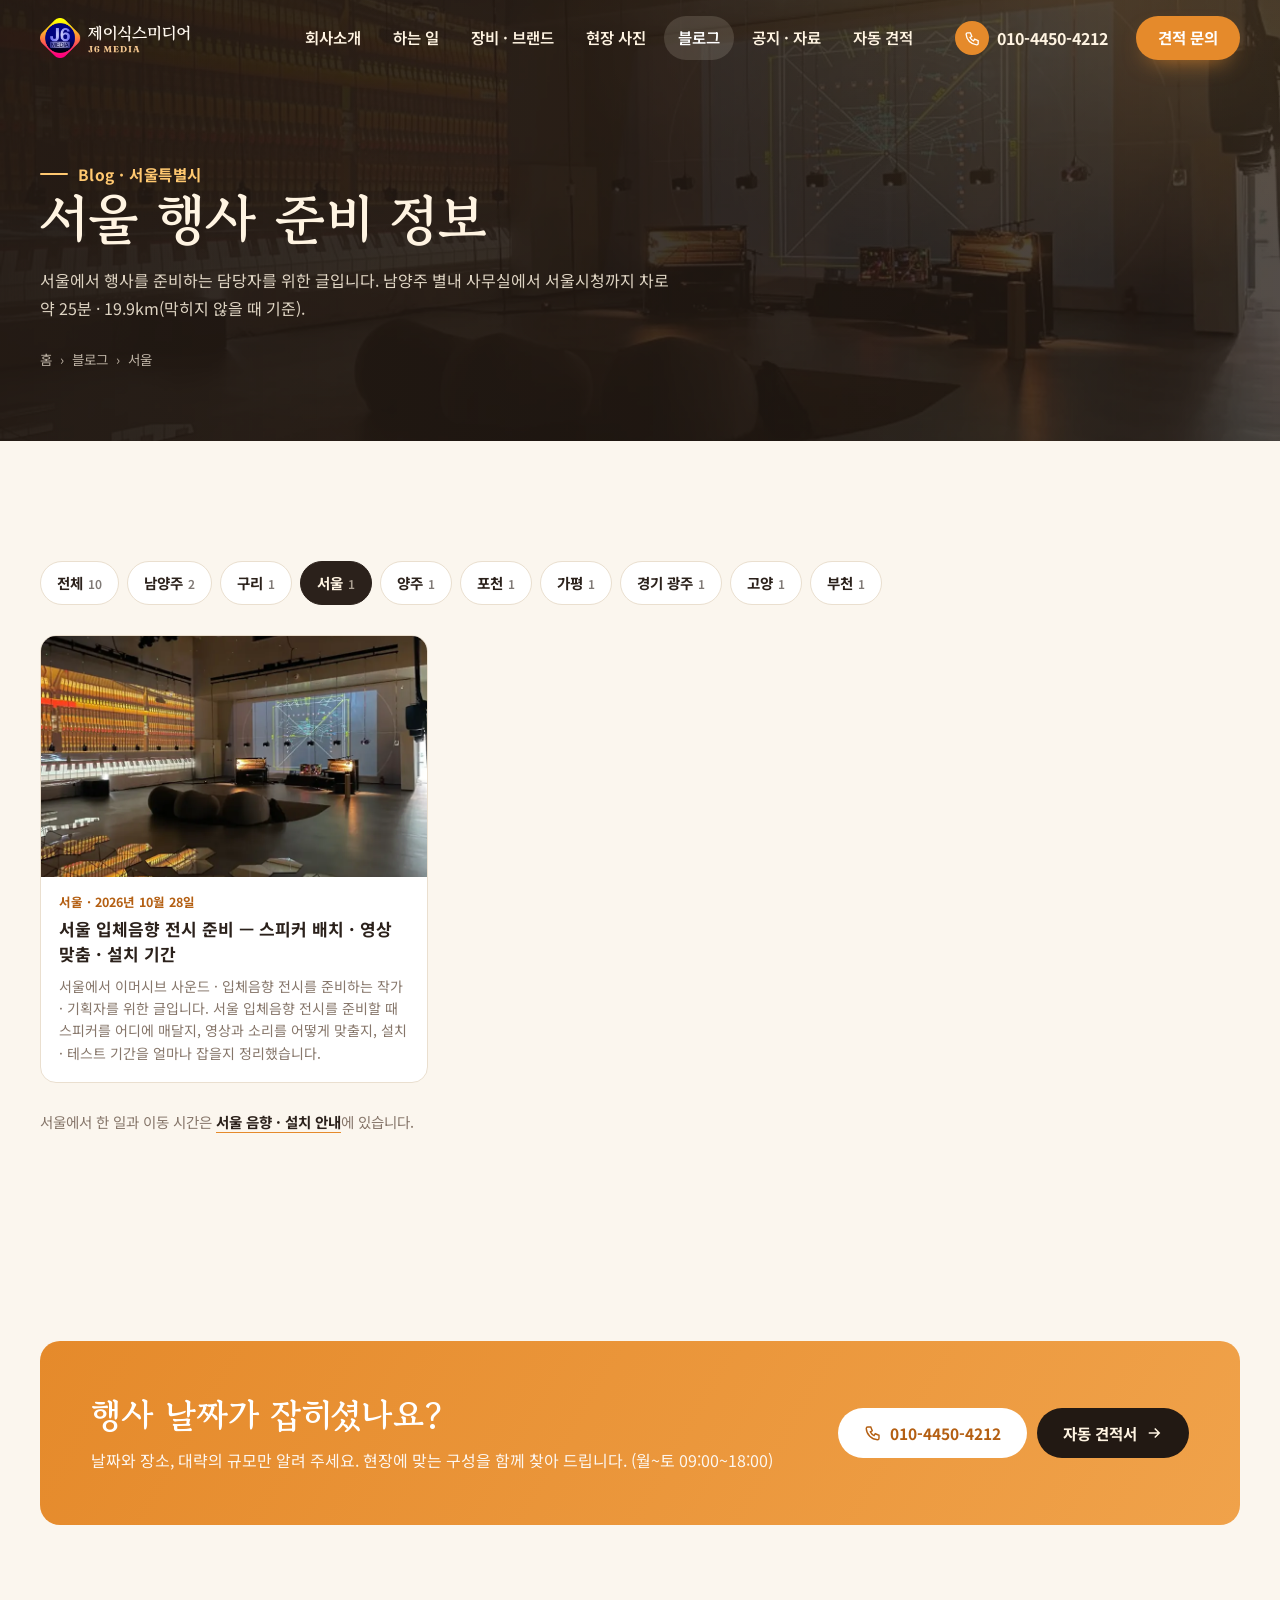
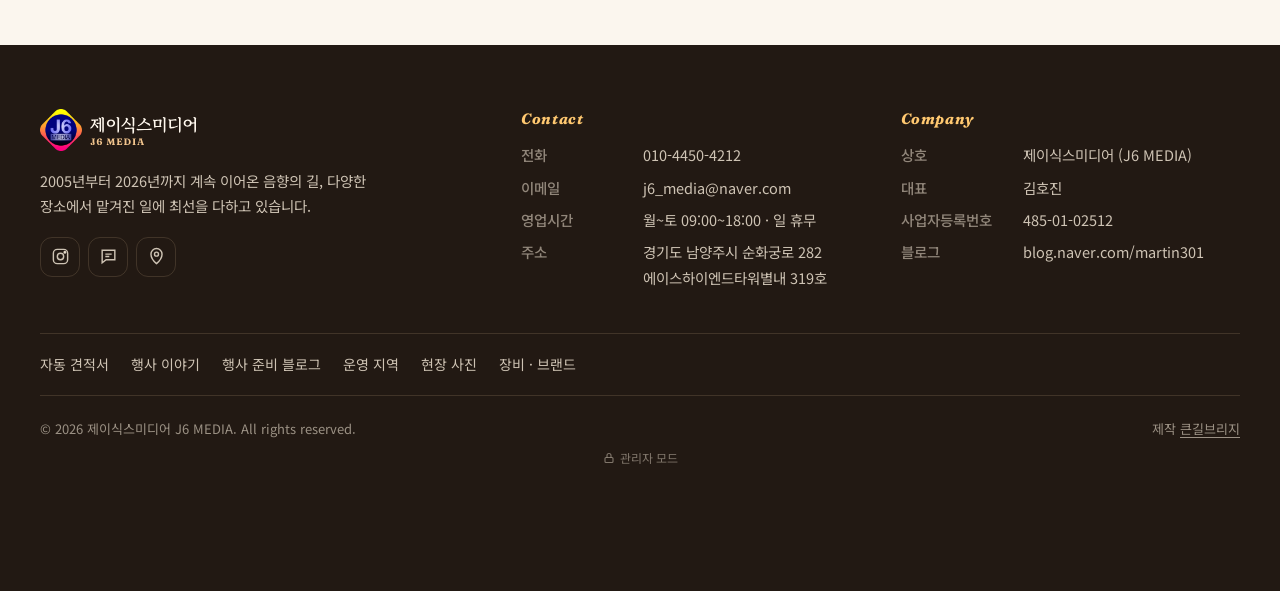
<file: blog/seoul/index.html>
<!doctype html>
<html lang="ko">
<head>
<meta charset="utf-8">
<meta name="viewport" content="width=device-width,initial-scale=1,viewport-fit=cover">
<title>서울 행사 준비 정보 — 예배 · 세미나 · 공연 · 학교 축제 음향 · 조명 | 제이식스미디어</title>
<meta name="description" content="서울에서 행사를 준비할 때 확인할 것들. 예배 · 수련회 · 세미나 · 공연 · 학교 축제 · 공식 행사의 음향 · 조명과 장비 설치 상담 준비까지 현장 기준으로 정리한 글 모음입니다.">
<meta name="robots" content="index,follow,max-image-preview:large">
<meta name="theme-color" content="#221913">
<link rel="canonical" href="https://www.j6media.co.kr/blog/seoul/">
<link rel="alternate" type="application/rss+xml" title="제이식스미디어 행사 준비 블로그" href="https://www.j6media.co.kr/rss.xml">
<meta property="og:type" content="website">
<meta property="og:site_name" content="제이식스미디어 J6 MEDIA">
<meta property="og:locale" content="ko_KR">
<meta property="og:title" content="서울 행사 준비 정보 — 예배 · 세미나 · 공연 · 학교 축제 음향 · 조명 | 제이식스미디어">
<meta property="og:description" content="서울에서 행사를 준비할 때 확인할 것들. 예배 · 수련회 · 세미나 · 공연 · 학교 축제 · 공식 행사의 음향 · 조명과 장비 설치 상담 준비까지 현장 기준으로 정리한 글 모음입니다.">
<meta property="og:url" content="https://www.j6media.co.kr/blog/seoul/">
<meta property="og:image" content="https://www.j6media.co.kr/assets/img/works/w3.webp">
<meta name="twitter:card" content="summary_large_image">
<script type="application/ld+json">{"@context":"https://schema.org","@graph":[{"@type":"BreadcrumbList","itemListElement":[{"@type":"ListItem","position":1,"name":"홈","item":"https://www.j6media.co.kr/"},{"@type":"ListItem","position":2,"name":"블로그","item":"https://www.j6media.co.kr/blog/"},{"@type":"ListItem","position":3,"name":"서울 행사 준비 정보","item":"https://www.j6media.co.kr/blog/seoul/"}]},{"@type":"CollectionPage","@id":"https://www.j6media.co.kr/blog/seoul/","name":"서울 행사 준비 정보","inLanguage":"ko","hasPart":[{"@type":"BlogPosting","headline":"서울 입체음향 전시 준비 — 스피커 배치 · 영상 맞춤 · 설치 기간","url":"https://www.j6media.co.kr/blog/%EC%84%9C%EC%9A%B8-%EC%9E%85%EC%B2%B4%EC%9D%8C%ED%96%A5-%EC%A0%84%EC%8B%9C-%EC%8A%A4%ED%94%BC%EC%BB%A4-%EB%B0%B0%EC%B9%98-%EC%98%81%EC%83%81-%EB%A7%9E%EC%B6%A4-%EC%84%A4%EC%B9%98-%EA%B8%B0%EA%B0%84/"}]}]}</script>
<link rel="icon" href="../../assets/img/favicon.svg" type="image/svg+xml"><link rel="apple-touch-icon" href="../../assets/img/apple-touch-icon.png">
<link rel="preconnect" href="https://fonts.googleapis.com"><link rel="preconnect" href="https://fonts.gstatic.com" crossorigin>
<link href="https://fonts.googleapis.com/css2?family=Fraunces:ital,opsz,wght@0,9..144,600;0,9..144,800;1,9..144,600;1,9..144,700&family=Gowun+Batang:wght@700&family=Noto+Sans+KR:wght@400;500;600;700&display=swap" rel="stylesheet">
<link rel="stylesheet" href="../../assets/style.css?v=7">
<script defer src="https://www.ai-make.co.kr/stats/stats.js" data-site="j6"></script>
</head>
<body>
<div class="progress" id="progress" aria-hidden="true"></div>

<header class="hd on-dark" id="hd">
  <div class="wrap">
    <a class="logo" href="../../index.html" aria-label="제이식스미디어 홈"><img class="d" src="../../assets/img/logo-h.svg" alt="제이식스미디어 J6 MEDIA" width="183" height="48"><img class="w" src="../../assets/img/logo-h-white.svg" alt="제이식스미디어 J6 MEDIA" width="183" height="48"></a>
    <nav class="menu" aria-label="주 메뉴"><a href="../../about.html">회사소개</a><a href="../../service.html">하는 일</a><a href="../../equipment.html">장비 · 브랜드</a><a href="../../portfolio.html">현장 사진</a><a href="../../blog/" class="act" aria-current="page">블로그</a><a href="../../notice.html">공지 · 자료</a><a href="../../quote.html">자동 견적</a></nav>
    <a class="tel" href="tel:010-4450-4212"><i><svg viewBox="0 0 24 24" fill="none" stroke="currentColor" stroke-width="1.9"><path d="M5 4h4l2 5-2.5 1.5a11 11 0 0 0 5 5L15 13l5 2v4a2 2 0 0 1-2 2A16 16 0 0 1 3 6a2 2 0 0 1 2-2z"/></svg></i>010-4450-4212</a>
    <a class="btn btn-amb cta" href="../../contact.html" style="min-height:44px;padding:0 20px">견적 문의</a>
    <button class="burger" id="burger" aria-label="메뉴 열기" aria-expanded="false" aria-controls="sheet"><i></i></button>
  </div>
</header>
<div class="sheet" id="sheet" aria-label="모바일 메뉴">
  <div class="head"><a href="../../index.html" aria-label="제이식스미디어 홈"><img src="../../assets/img/logo-h.svg" alt="제이식스미디어 J6 MEDIA" width="183" height="48"></a><button class="x" aria-label="메뉴 닫기"><svg viewBox="0 0 24 24" fill="none" stroke="currentColor" stroke-width="2"><path d="M6 6l12 12M18 6L6 18"/></svg></button></div>
  <nav><a href="../../index.html">홈<small>HOME</small></a><a href="../../about.html">회사소개<small>ABOUT</small></a><a href="../../service.html">하는 일<small>SERVICE</small></a><a href="../../equipment.html">장비 · 브랜드<small>EQUIPMENT</small></a><a href="../../portfolio.html">현장 사진<small>WORKS</small></a><a href="../../notice.html">공지 · 자료<small>NOTICE</small></a><a href="../../quote.html">자동 견적서<small>QUOTE</small></a><a href="../../stories/index.html">행사 이야기<small>STORIES</small></a><a href="../../blog/" class="act">행사 준비 블로그<small>BLOG</small></a><a href="../../areas/index.html">운영 지역<small>AREAS</small></a><a href="../../contact.html">견적 문의<small>CONTACT</small></a></nav>
  <div class="foot">대표 김호진 · 월~토 09:00~18:00<br>경기도 남양주시 순화궁로 282 에이스하이엔드타워별내 319호<a class="btn btn-amb" href="tel:010-4450-4212"><svg viewBox="0 0 24 24" fill="none" stroke="currentColor" stroke-width="1.9"><path d="M5 4h4l2 5-2.5 1.5a11 11 0 0 0 5 5L15 13l5 2v4a2 2 0 0 1-2 2A16 16 0 0 1 3 6a2 2 0 0 1 2-2z"/></svg>전화로 바로 상담</a></div>
</div>
<section class="phead">
  <div class="bg" style="background-image:url(../../assets/img/works/w3.webp)"></div>
  <div class="wrap">
    <p class="eyebrow">Blog · 서울특별시</p>
    <h1>서울 행사 준비 정보</h1>
    <p>서울에서 행사를 준비하는 담당자를 위한 글입니다. 남양주 별내 사무실에서 서울시청까지 차로 약 25분 · 19.9km(막히지 않을 때 기준).</p>
    <div class="crumb"><a href="../../index.html">홈</a><span>›</span><a href="../../blog/">블로그</a><span>›</span><span>서울</span></div>
  </div>
</section>

<main>
<section class="sec">
  <div class="wrap">
  <nav class="bchips" aria-label="지역별 글">
    <a href="../../blog/">전체<small>10</small></a>
    <a href="../../blog/namyangju/">남양주<small>2</small></a>
    <a href="../../blog/guri/">구리<small>1</small></a>
    <a href="../../blog/seoul/" class="act" aria-current="page">서울<small>1</small></a>
    <a href="../../blog/yangju/">양주<small>1</small></a>
    <a href="../../blog/pocheon/">포천<small>1</small></a>
    <a href="../../blog/gapyeong/">가평<small>1</small></a>
    <a href="../../blog/gwangju/">경기 광주<small>1</small></a>
    <a href="../../blog/goyang/">고양<small>1</small></a>
    <a href="../../blog/bucheon/">부천<small>1</small></a>
  </nav>
  <div class="stcards"><a class="stcard" href="../../blog/%EC%84%9C%EC%9A%B8-%EC%9E%85%EC%B2%B4%EC%9D%8C%ED%96%A5-%EC%A0%84%EC%8B%9C-%EC%8A%A4%ED%94%BC%EC%BB%A4-%EB%B0%B0%EC%B9%98-%EC%98%81%EC%83%81-%EB%A7%9E%EC%B6%A4-%EC%84%A4%EC%B9%98-%EA%B8%B0%EA%B0%84/"><img src="../../assets/img/works/t3.webp" alt="피아노 건반 영상이 벽면 가득 비치는 전시장에 자동 연주 피아노와 매단 스피커들이 보이는 모습" loading="lazy" decoding="async" width="800" height="500"><span><small>서울 · 2026년 10월 28일</small>서울 입체음향 전시 준비 — 스피커 배치 · 영상 맞춤 · 설치 기간<em>서울에서 이머시브 사운드 · 입체음향 전시를 준비하는 작가 · 기획자를 위한 글입니다. 서울 입체음향 전시를 준비할 때 스피커를 어디에 매달지, 영상과 소리를 어떻게 맞출지, 설치 · 테스트 기간을 얼마나 잡을지 정리했습니다.</em></span></a></div>
  <p class="snote">서울에서 한 일과 이동 시간은 <a href="../../areas/seoul.html">서울 음향 · 설치 안내</a>에 있습니다.</p>
  </div>
</section>
<section class="sec" style="padding-top:clamp(48px,6vw,72px)">
  <div class="wrap">
    <div class="ctaband">
      <div class="eq" aria-hidden="true"><span></span><span></span><span></span><span></span><span></span><span></span><span></span></div>
      <div><h2>행사 날짜가 잡히셨나요?</h2><p>날짜와 장소, 대략의 규모만 알려 주세요. 현장에 맞는 구성을 함께 찾아 드립니다. (월~토 09:00~18:00)</p></div>
      <div class="btns"><a class="btn btn-w" href="tel:010-4450-4212"><svg viewBox="0 0 24 24" fill="none" stroke="currentColor" stroke-width="1.9"><path d="M5 4h4l2 5-2.5 1.5a11 11 0 0 0 5 5L15 13l5 2v4a2 2 0 0 1-2 2A16 16 0 0 1 3 6a2 2 0 0 1 2-2z"/></svg>010-4450-4212</a><a class="btn btn-ink" href="../../quote.html">자동 견적서<svg viewBox="0 0 24 24" fill="none" stroke="currentColor" stroke-width="2"><path d="M5 12h14M13 6l6 6-6 6"/></svg></a></div>
    </div>
  </div>
</section>
</main>

<footer class="ft">
  <div class="wrap">
    <div class="top">
      <div>
        <a class="logo" href="../../index.html" aria-label="제이식스미디어 홈"><img src="../../assets/img/logo-h-white.svg" alt="제이식스미디어 J6 MEDIA" width="183" height="48"></a>
        <p class="say">2005년부터 2026년까지 계속 이어온 음향의 길, 다양한 장소에서 맡겨진 일에 최선을 다하고 있습니다.</p>
        <div class="sns">
          <a href="https://www.instagram.com/j6_media/" target="_blank" rel="noopener" aria-label="인스타그램 j6_media"><svg viewBox="0 0 24 24" fill="none" stroke="currentColor" stroke-width="1.8"><rect x="3" y="3" width="18" height="18" rx="5"/><circle cx="12" cy="12" r="4"/><circle cx="17.5" cy="6.5" r="1" fill="currentColor"/></svg></a>
          <a href="https://blog.naver.com/martin301" target="_blank" rel="noopener" aria-label="네이버 블로그 martin301"><svg viewBox="0 0 24 24" fill="none" stroke="currentColor" stroke-width="1.8"><path d="M4 4h16v12H9l-5 4z"/><path d="M8 9h8M8 12h5"/></svg></a>
          <a href="https://map.naver.com/p/entry/place/1026343689" target="_blank" rel="noopener" aria-label="네이버 플레이스"><svg viewBox="0 0 24 24" fill="none" stroke="currentColor" stroke-width="1.8"><path d="M12 21s-7-6.2-7-12a7 7 0 0 1 14 0c0 5.8-7 12-7 12z"/><circle cx="12" cy="9" r="2.5"/></svg></a>
        </div>
      </div>
      <div><h4>Contact</h4><ul>
        <li><b>전화</b><a href="tel:010-4450-4212">010-4450-4212</a></li>
        <li><b>이메일</b><a href="mailto:j6_media@naver.com">j6_media@naver.com</a></li>
        <li><b>영업시간</b>월~토 09:00~18:00 · 일 휴무</li>
        <li><b>주소</b>경기도 남양주시 순화궁로 282 에이스하이엔드타워별내 319호</li></ul></div>
      <div><h4>Company</h4><ul>
        <li><b>상호</b>제이식스미디어 (J6 MEDIA)</li>
        <li><b>대표</b>김호진</li>
        <li><b>사업자등록번호</b>485-01-02512</li>
        <li><b>블로그</b><a href="https://blog.naver.com/martin301" target="_blank" rel="noopener">blog.naver.com/martin301</a></li></ul></div>
    </div>
    <div class="ftl"><a href="../../quote.html">자동 견적서</a><a href="../../stories/index.html">행사 이야기</a><a href="../../blog/">행사 준비 블로그</a><a href="../../areas/index.html">운영 지역</a><a href="../../portfolio.html">현장 사진</a><a href="../../equipment.html">장비 · 브랜드</a></div>
    <div class="bot"><span>© 2026 제이식스미디어 J6 MEDIA. All rights reserved.</span><span>제작 <a href="https://www.ai-make.co.kr" target="_blank" rel="noopener">큰길브리지</a></span></div>
  </div>
</footer>
<div class="quick" aria-label="빠른 연락">
  <a href="tel:010-4450-4212"><svg viewBox="0 0 24 24" fill="none" stroke="currentColor" stroke-width="1.9"><path d="M5 4h4l2 5-2.5 1.5a11 11 0 0 0 5 5L15 13l5 2v4a2 2 0 0 1-2 2A16 16 0 0 1 3 6a2 2 0 0 1 2-2z"/></svg>전화</a>
  <a href="sms:010-4450-4212"><svg viewBox="0 0 24 24" fill="none" stroke="currentColor" stroke-width="1.9"><path d="M4 5h16v11H9l-5 4z"/><path d="M8 10h8"/></svg>문자</a>
  <a class="main" href="../../contact.html">견적 문의<svg viewBox="0 0 24 24" fill="none" stroke="currentColor" stroke-width="2"><path d="M5 12h14M13 6l6 6-6 6"/></svg></a>
</div>
<button class="totop" id="totop" aria-label="맨 위로"><svg viewBox="0 0 24 24" fill="none" stroke="currentColor" stroke-width="2"><path d="M12 19V5M5 12l7-7 7 7"/></svg></button>
<script src="../../assets/app.js?v=20261004"></script>
</body>
</html>
</file>
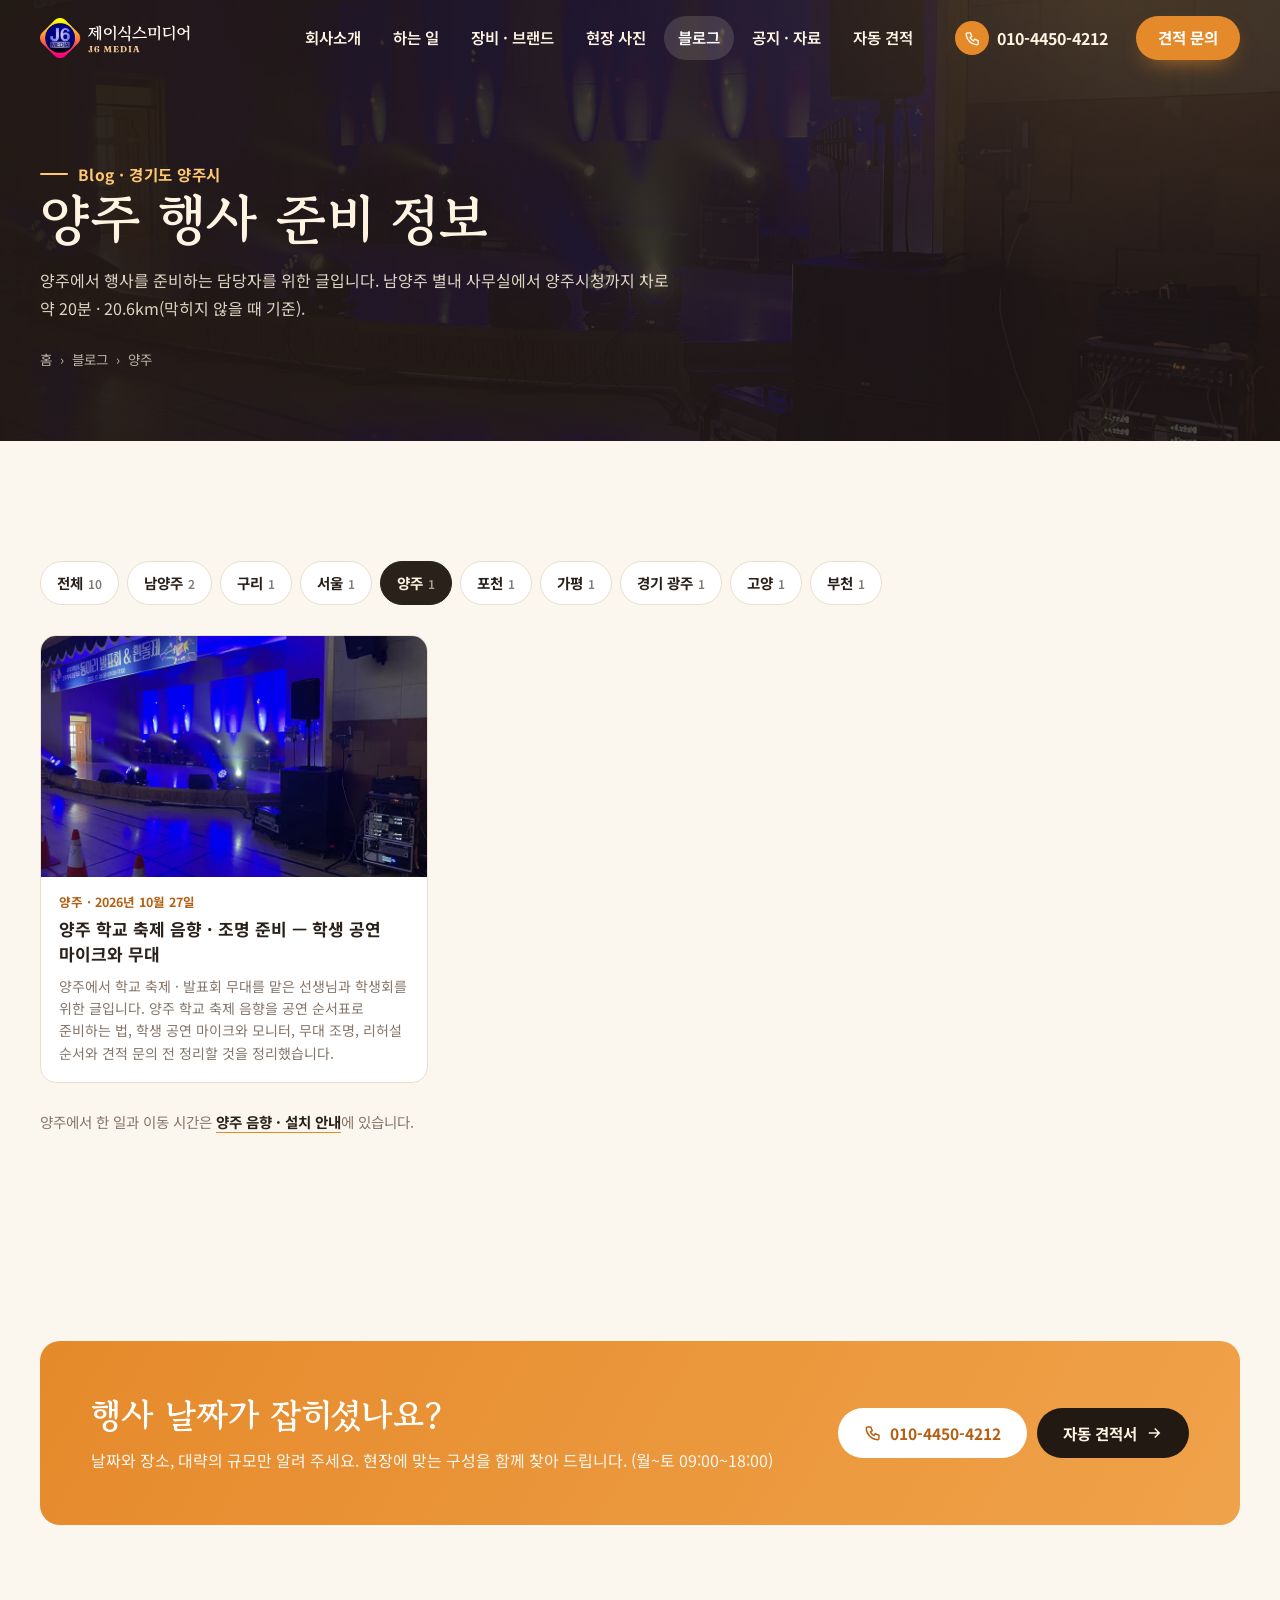
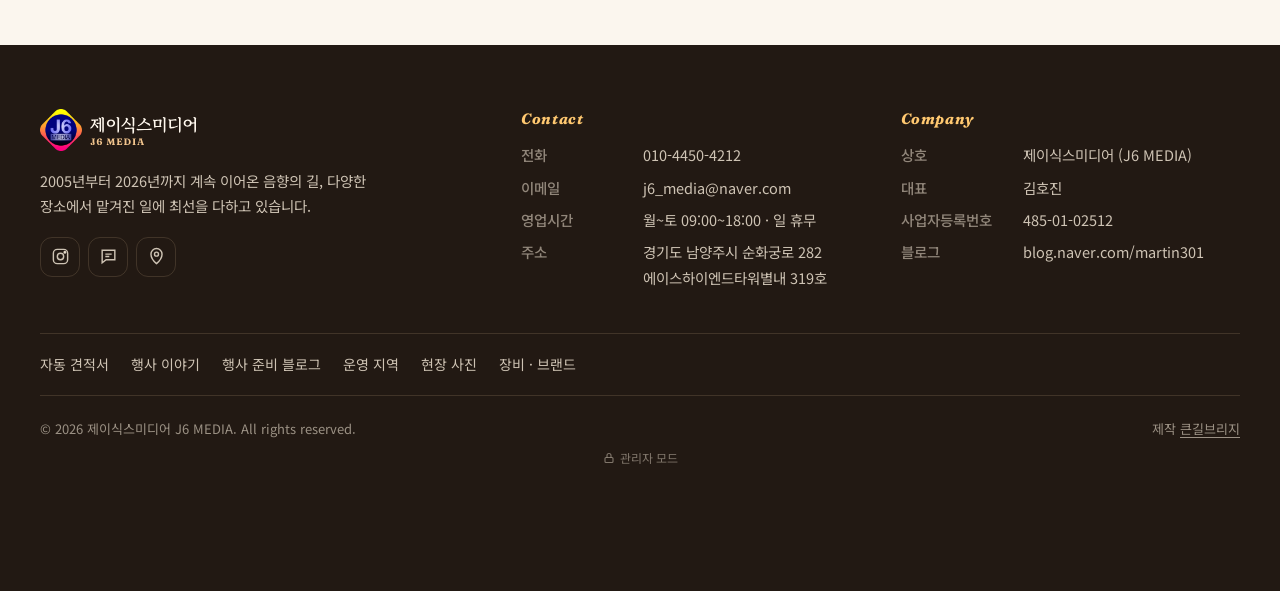
<file: blog/yangju/index.html>
<!doctype html>
<html lang="ko">
<head>
<meta charset="utf-8">
<meta name="viewport" content="width=device-width,initial-scale=1,viewport-fit=cover">
<title>양주 행사 준비 정보 — 예배 · 세미나 · 공연 · 학교 축제 음향 · 조명 | 제이식스미디어</title>
<meta name="description" content="양주에서 행사를 준비할 때 확인할 것들. 예배 · 수련회 · 세미나 · 공연 · 학교 축제 · 공식 행사의 음향 · 조명과 장비 설치 상담 준비까지 현장 기준으로 정리한 글 모음입니다.">
<meta name="robots" content="index,follow,max-image-preview:large">
<meta name="theme-color" content="#221913">
<link rel="canonical" href="https://www.j6media.co.kr/blog/yangju/">
<link rel="alternate" type="application/rss+xml" title="제이식스미디어 행사 준비 블로그" href="https://www.j6media.co.kr/rss.xml">
<meta property="og:type" content="website">
<meta property="og:site_name" content="제이식스미디어 J6 MEDIA">
<meta property="og:locale" content="ko_KR">
<meta property="og:title" content="양주 행사 준비 정보 — 예배 · 세미나 · 공연 · 학교 축제 음향 · 조명 | 제이식스미디어">
<meta property="og:description" content="양주에서 행사를 준비할 때 확인할 것들. 예배 · 수련회 · 세미나 · 공연 · 학교 축제 · 공식 행사의 음향 · 조명과 장비 설치 상담 준비까지 현장 기준으로 정리한 글 모음입니다.">
<meta property="og:url" content="https://www.j6media.co.kr/blog/yangju/">
<meta property="og:image" content="https://www.j6media.co.kr/assets/img/works/w50.webp">
<meta name="twitter:card" content="summary_large_image">
<script type="application/ld+json">{"@context":"https://schema.org","@graph":[{"@type":"BreadcrumbList","itemListElement":[{"@type":"ListItem","position":1,"name":"홈","item":"https://www.j6media.co.kr/"},{"@type":"ListItem","position":2,"name":"블로그","item":"https://www.j6media.co.kr/blog/"},{"@type":"ListItem","position":3,"name":"양주 행사 준비 정보","item":"https://www.j6media.co.kr/blog/yangju/"}]},{"@type":"CollectionPage","@id":"https://www.j6media.co.kr/blog/yangju/","name":"양주 행사 준비 정보","inLanguage":"ko","hasPart":[{"@type":"BlogPosting","headline":"양주 학교 축제 음향 · 조명 준비 — 학생 공연 마이크와 무대","url":"https://www.j6media.co.kr/blog/%EC%96%91%EC%A3%BC-%ED%95%99%EA%B5%90-%EC%B6%95%EC%A0%9C-%EC%9D%8C%ED%96%A5-%EC%A1%B0%EB%AA%85-%ED%95%99%EC%83%9D-%EA%B3%B5%EC%97%B0-%EB%A7%88%EC%9D%B4%ED%81%AC-%EB%AC%B4%EB%8C%80/"}]}]}</script>
<link rel="icon" href="../../assets/img/favicon.svg" type="image/svg+xml"><link rel="apple-touch-icon" href="../../assets/img/apple-touch-icon.png">
<link rel="preconnect" href="https://fonts.googleapis.com"><link rel="preconnect" href="https://fonts.gstatic.com" crossorigin>
<link href="https://fonts.googleapis.com/css2?family=Fraunces:ital,opsz,wght@0,9..144,600;0,9..144,800;1,9..144,600;1,9..144,700&family=Gowun+Batang:wght@700&family=Noto+Sans+KR:wght@400;500;600;700&display=swap" rel="stylesheet">
<link rel="stylesheet" href="../../assets/style.css?v=7">
<script defer src="https://www.ai-make.co.kr/stats/stats.js" data-site="j6"></script>
</head>
<body>
<div class="progress" id="progress" aria-hidden="true"></div>

<header class="hd on-dark" id="hd">
  <div class="wrap">
    <a class="logo" href="../../index.html" aria-label="제이식스미디어 홈"><img class="d" src="../../assets/img/logo-h.svg" alt="제이식스미디어 J6 MEDIA" width="183" height="48"><img class="w" src="../../assets/img/logo-h-white.svg" alt="제이식스미디어 J6 MEDIA" width="183" height="48"></a>
    <nav class="menu" aria-label="주 메뉴"><a href="../../about.html">회사소개</a><a href="../../service.html">하는 일</a><a href="../../equipment.html">장비 · 브랜드</a><a href="../../portfolio.html">현장 사진</a><a href="../../blog/" class="act" aria-current="page">블로그</a><a href="../../notice.html">공지 · 자료</a><a href="../../quote.html">자동 견적</a></nav>
    <a class="tel" href="tel:010-4450-4212"><i><svg viewBox="0 0 24 24" fill="none" stroke="currentColor" stroke-width="1.9"><path d="M5 4h4l2 5-2.5 1.5a11 11 0 0 0 5 5L15 13l5 2v4a2 2 0 0 1-2 2A16 16 0 0 1 3 6a2 2 0 0 1 2-2z"/></svg></i>010-4450-4212</a>
    <a class="btn btn-amb cta" href="../../contact.html" style="min-height:44px;padding:0 20px">견적 문의</a>
    <button class="burger" id="burger" aria-label="메뉴 열기" aria-expanded="false" aria-controls="sheet"><i></i></button>
  </div>
</header>
<div class="sheet" id="sheet" aria-label="모바일 메뉴">
  <div class="head"><a href="../../index.html" aria-label="제이식스미디어 홈"><img src="../../assets/img/logo-h.svg" alt="제이식스미디어 J6 MEDIA" width="183" height="48"></a><button class="x" aria-label="메뉴 닫기"><svg viewBox="0 0 24 24" fill="none" stroke="currentColor" stroke-width="2"><path d="M6 6l12 12M18 6L6 18"/></svg></button></div>
  <nav><a href="../../index.html">홈<small>HOME</small></a><a href="../../about.html">회사소개<small>ABOUT</small></a><a href="../../service.html">하는 일<small>SERVICE</small></a><a href="../../equipment.html">장비 · 브랜드<small>EQUIPMENT</small></a><a href="../../portfolio.html">현장 사진<small>WORKS</small></a><a href="../../notice.html">공지 · 자료<small>NOTICE</small></a><a href="../../quote.html">자동 견적서<small>QUOTE</small></a><a href="../../stories/index.html">행사 이야기<small>STORIES</small></a><a href="../../blog/" class="act">행사 준비 블로그<small>BLOG</small></a><a href="../../areas/index.html">운영 지역<small>AREAS</small></a><a href="../../contact.html">견적 문의<small>CONTACT</small></a></nav>
  <div class="foot">대표 김호진 · 월~토 09:00~18:00<br>경기도 남양주시 순화궁로 282 에이스하이엔드타워별내 319호<a class="btn btn-amb" href="tel:010-4450-4212"><svg viewBox="0 0 24 24" fill="none" stroke="currentColor" stroke-width="1.9"><path d="M5 4h4l2 5-2.5 1.5a11 11 0 0 0 5 5L15 13l5 2v4a2 2 0 0 1-2 2A16 16 0 0 1 3 6a2 2 0 0 1 2-2z"/></svg>전화로 바로 상담</a></div>
</div>
<section class="phead">
  <div class="bg" style="background-image:url(../../assets/img/works/w50.webp)"></div>
  <div class="wrap">
    <p class="eyebrow">Blog · 경기도 양주시</p>
    <h1>양주 행사 준비 정보</h1>
    <p>양주에서 행사를 준비하는 담당자를 위한 글입니다. 남양주 별내 사무실에서 양주시청까지 차로 약 20분 · 20.6km(막히지 않을 때 기준).</p>
    <div class="crumb"><a href="../../index.html">홈</a><span>›</span><a href="../../blog/">블로그</a><span>›</span><span>양주</span></div>
  </div>
</section>

<main>
<section class="sec">
  <div class="wrap">
  <nav class="bchips" aria-label="지역별 글">
    <a href="../../blog/">전체<small>10</small></a>
    <a href="../../blog/namyangju/">남양주<small>2</small></a>
    <a href="../../blog/guri/">구리<small>1</small></a>
    <a href="../../blog/seoul/">서울<small>1</small></a>
    <a href="../../blog/yangju/" class="act" aria-current="page">양주<small>1</small></a>
    <a href="../../blog/pocheon/">포천<small>1</small></a>
    <a href="../../blog/gapyeong/">가평<small>1</small></a>
    <a href="../../blog/gwangju/">경기 광주<small>1</small></a>
    <a href="../../blog/goyang/">고양<small>1</small></a>
    <a href="../../blog/bucheon/">부천<small>1</small></a>
  </nav>
  <div class="stcards"><a class="stcard" href="../../blog/%EC%96%91%EC%A3%BC-%ED%95%99%EA%B5%90-%EC%B6%95%EC%A0%9C-%EC%9D%8C%ED%96%A5-%EC%A1%B0%EB%AA%85-%ED%95%99%EC%83%9D-%EA%B3%B5%EC%97%B0-%EB%A7%88%EC%9D%B4%ED%81%AC-%EB%AC%B4%EB%8C%80/"><img src="../../assets/img/works/t50.webp" alt="파란 조명이 비추는 학교 강당 무대와 무대 양옆 스피커, 바닥의 서브우퍼와 장비 랙" loading="lazy" decoding="async" width="800" height="500"><span><small>양주 · 2026년 10월 27일</small>양주 학교 축제 음향 · 조명 준비 — 학생 공연 마이크와 무대<em>양주에서 학교 축제 · 발표회 무대를 맡은 선생님과 학생회를 위한 글입니다. 양주 학교 축제 음향을 공연 순서표로 준비하는 법, 학생 공연 마이크와 모니터, 무대 조명, 리허설 순서와 견적 문의 전 정리할 것을 정리했습니다.</em></span></a></div>
  <p class="snote">양주에서 한 일과 이동 시간은 <a href="../../areas/yangju.html">양주 음향 · 설치 안내</a>에 있습니다.</p>
  </div>
</section>
<section class="sec" style="padding-top:clamp(48px,6vw,72px)">
  <div class="wrap">
    <div class="ctaband">
      <div class="eq" aria-hidden="true"><span></span><span></span><span></span><span></span><span></span><span></span><span></span></div>
      <div><h2>행사 날짜가 잡히셨나요?</h2><p>날짜와 장소, 대략의 규모만 알려 주세요. 현장에 맞는 구성을 함께 찾아 드립니다. (월~토 09:00~18:00)</p></div>
      <div class="btns"><a class="btn btn-w" href="tel:010-4450-4212"><svg viewBox="0 0 24 24" fill="none" stroke="currentColor" stroke-width="1.9"><path d="M5 4h4l2 5-2.5 1.5a11 11 0 0 0 5 5L15 13l5 2v4a2 2 0 0 1-2 2A16 16 0 0 1 3 6a2 2 0 0 1 2-2z"/></svg>010-4450-4212</a><a class="btn btn-ink" href="../../quote.html">자동 견적서<svg viewBox="0 0 24 24" fill="none" stroke="currentColor" stroke-width="2"><path d="M5 12h14M13 6l6 6-6 6"/></svg></a></div>
    </div>
  </div>
</section>
</main>

<footer class="ft">
  <div class="wrap">
    <div class="top">
      <div>
        <a class="logo" href="../../index.html" aria-label="제이식스미디어 홈"><img src="../../assets/img/logo-h-white.svg" alt="제이식스미디어 J6 MEDIA" width="183" height="48"></a>
        <p class="say">2005년부터 2026년까지 계속 이어온 음향의 길, 다양한 장소에서 맡겨진 일에 최선을 다하고 있습니다.</p>
        <div class="sns">
          <a href="https://www.instagram.com/j6_media/" target="_blank" rel="noopener" aria-label="인스타그램 j6_media"><svg viewBox="0 0 24 24" fill="none" stroke="currentColor" stroke-width="1.8"><rect x="3" y="3" width="18" height="18" rx="5"/><circle cx="12" cy="12" r="4"/><circle cx="17.5" cy="6.5" r="1" fill="currentColor"/></svg></a>
          <a href="https://blog.naver.com/martin301" target="_blank" rel="noopener" aria-label="네이버 블로그 martin301"><svg viewBox="0 0 24 24" fill="none" stroke="currentColor" stroke-width="1.8"><path d="M4 4h16v12H9l-5 4z"/><path d="M8 9h8M8 12h5"/></svg></a>
          <a href="https://map.naver.com/p/entry/place/1026343689" target="_blank" rel="noopener" aria-label="네이버 플레이스"><svg viewBox="0 0 24 24" fill="none" stroke="currentColor" stroke-width="1.8"><path d="M12 21s-7-6.2-7-12a7 7 0 0 1 14 0c0 5.8-7 12-7 12z"/><circle cx="12" cy="9" r="2.5"/></svg></a>
        </div>
      </div>
      <div><h4>Contact</h4><ul>
        <li><b>전화</b><a href="tel:010-4450-4212">010-4450-4212</a></li>
        <li><b>이메일</b><a href="mailto:j6_media@naver.com">j6_media@naver.com</a></li>
        <li><b>영업시간</b>월~토 09:00~18:00 · 일 휴무</li>
        <li><b>주소</b>경기도 남양주시 순화궁로 282 에이스하이엔드타워별내 319호</li></ul></div>
      <div><h4>Company</h4><ul>
        <li><b>상호</b>제이식스미디어 (J6 MEDIA)</li>
        <li><b>대표</b>김호진</li>
        <li><b>사업자등록번호</b>485-01-02512</li>
        <li><b>블로그</b><a href="https://blog.naver.com/martin301" target="_blank" rel="noopener">blog.naver.com/martin301</a></li></ul></div>
    </div>
    <div class="ftl"><a href="../../quote.html">자동 견적서</a><a href="../../stories/index.html">행사 이야기</a><a href="../../blog/">행사 준비 블로그</a><a href="../../areas/index.html">운영 지역</a><a href="../../portfolio.html">현장 사진</a><a href="../../equipment.html">장비 · 브랜드</a></div>
    <div class="bot"><span>© 2026 제이식스미디어 J6 MEDIA. All rights reserved.</span><span>제작 <a href="https://www.ai-make.co.kr" target="_blank" rel="noopener">큰길브리지</a></span></div>
  </div>
</footer>
<div class="quick" aria-label="빠른 연락">
  <a href="tel:010-4450-4212"><svg viewBox="0 0 24 24" fill="none" stroke="currentColor" stroke-width="1.9"><path d="M5 4h4l2 5-2.5 1.5a11 11 0 0 0 5 5L15 13l5 2v4a2 2 0 0 1-2 2A16 16 0 0 1 3 6a2 2 0 0 1 2-2z"/></svg>전화</a>
  <a href="sms:010-4450-4212"><svg viewBox="0 0 24 24" fill="none" stroke="currentColor" stroke-width="1.9"><path d="M4 5h16v11H9l-5 4z"/><path d="M8 10h8"/></svg>문자</a>
  <a class="main" href="../../contact.html">견적 문의<svg viewBox="0 0 24 24" fill="none" stroke="currentColor" stroke-width="2"><path d="M5 12h14M13 6l6 6-6 6"/></svg></a>
</div>
<button class="totop" id="totop" aria-label="맨 위로"><svg viewBox="0 0 24 24" fill="none" stroke="currentColor" stroke-width="2"><path d="M12 19V5M5 12l7-7 7 7"/></svg></button>
<script src="../../assets/app.js?v=20261004"></script>
</body>
</html>
</file>
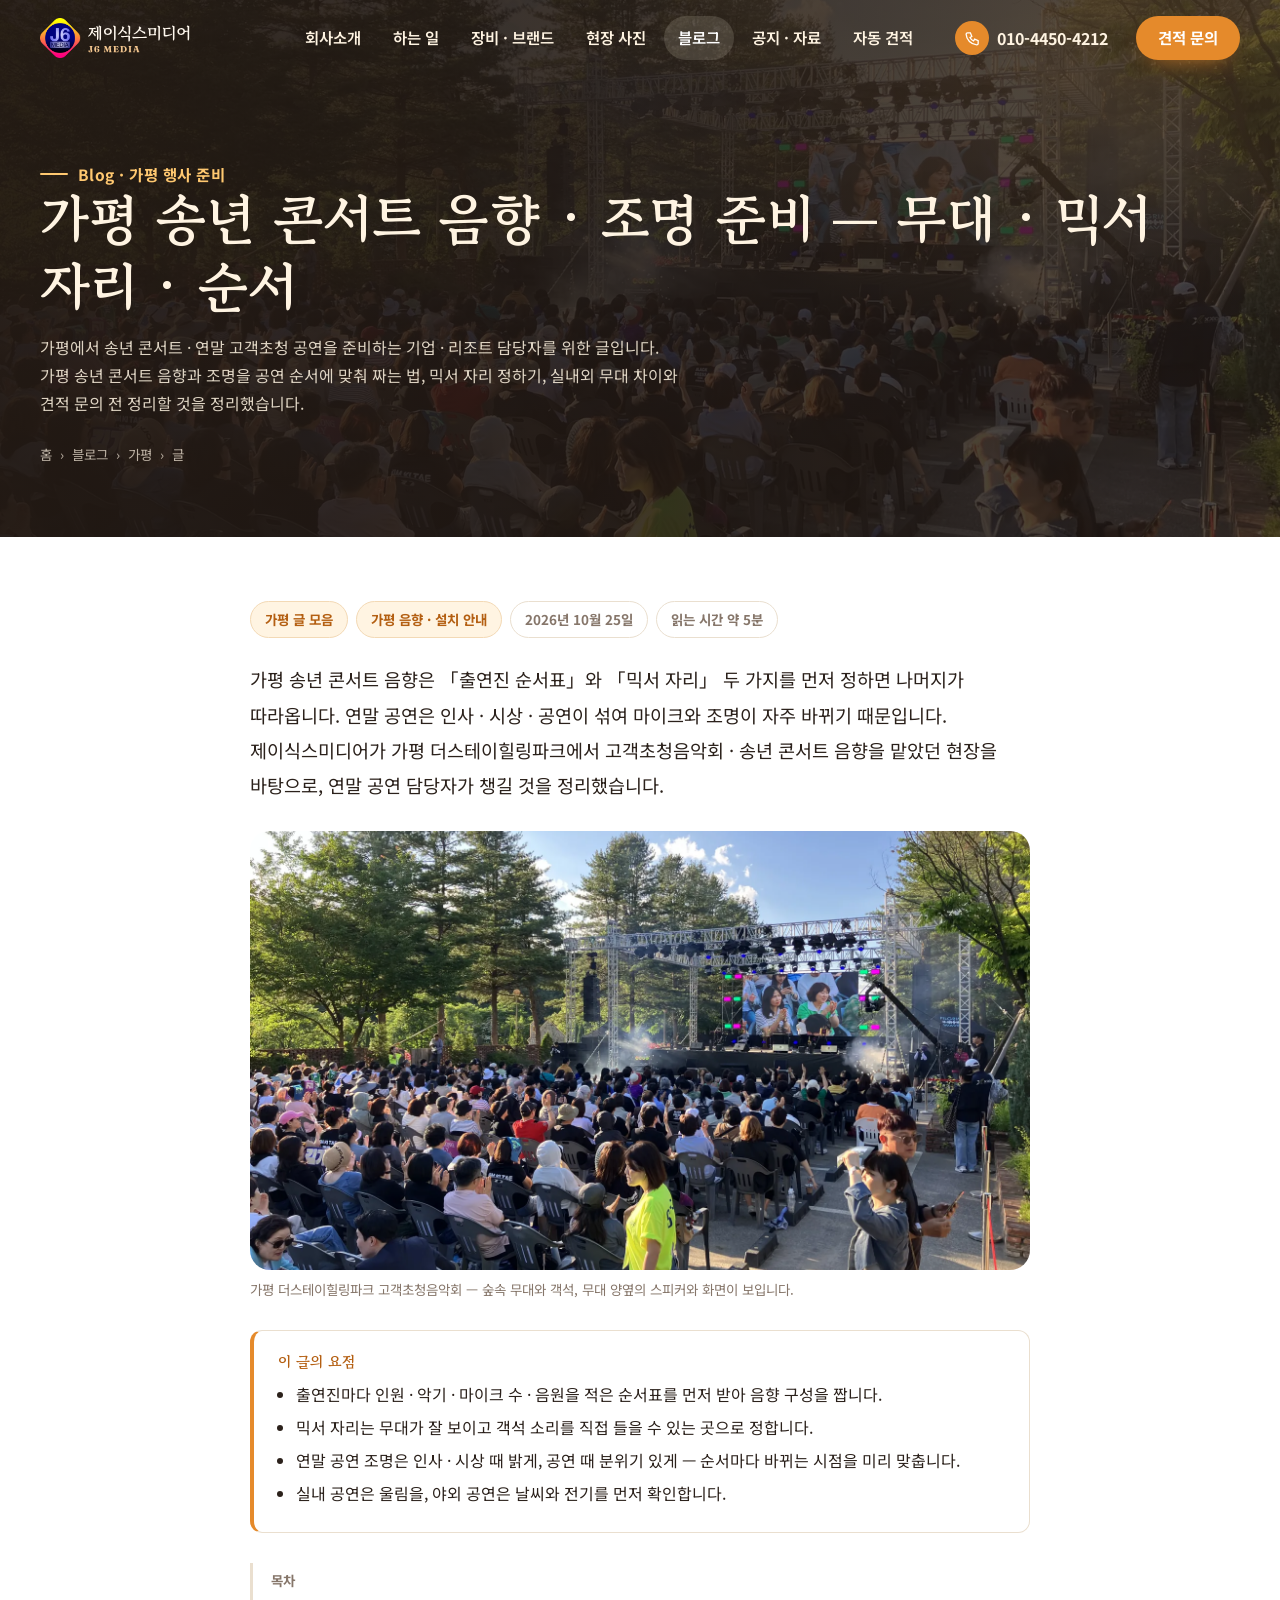
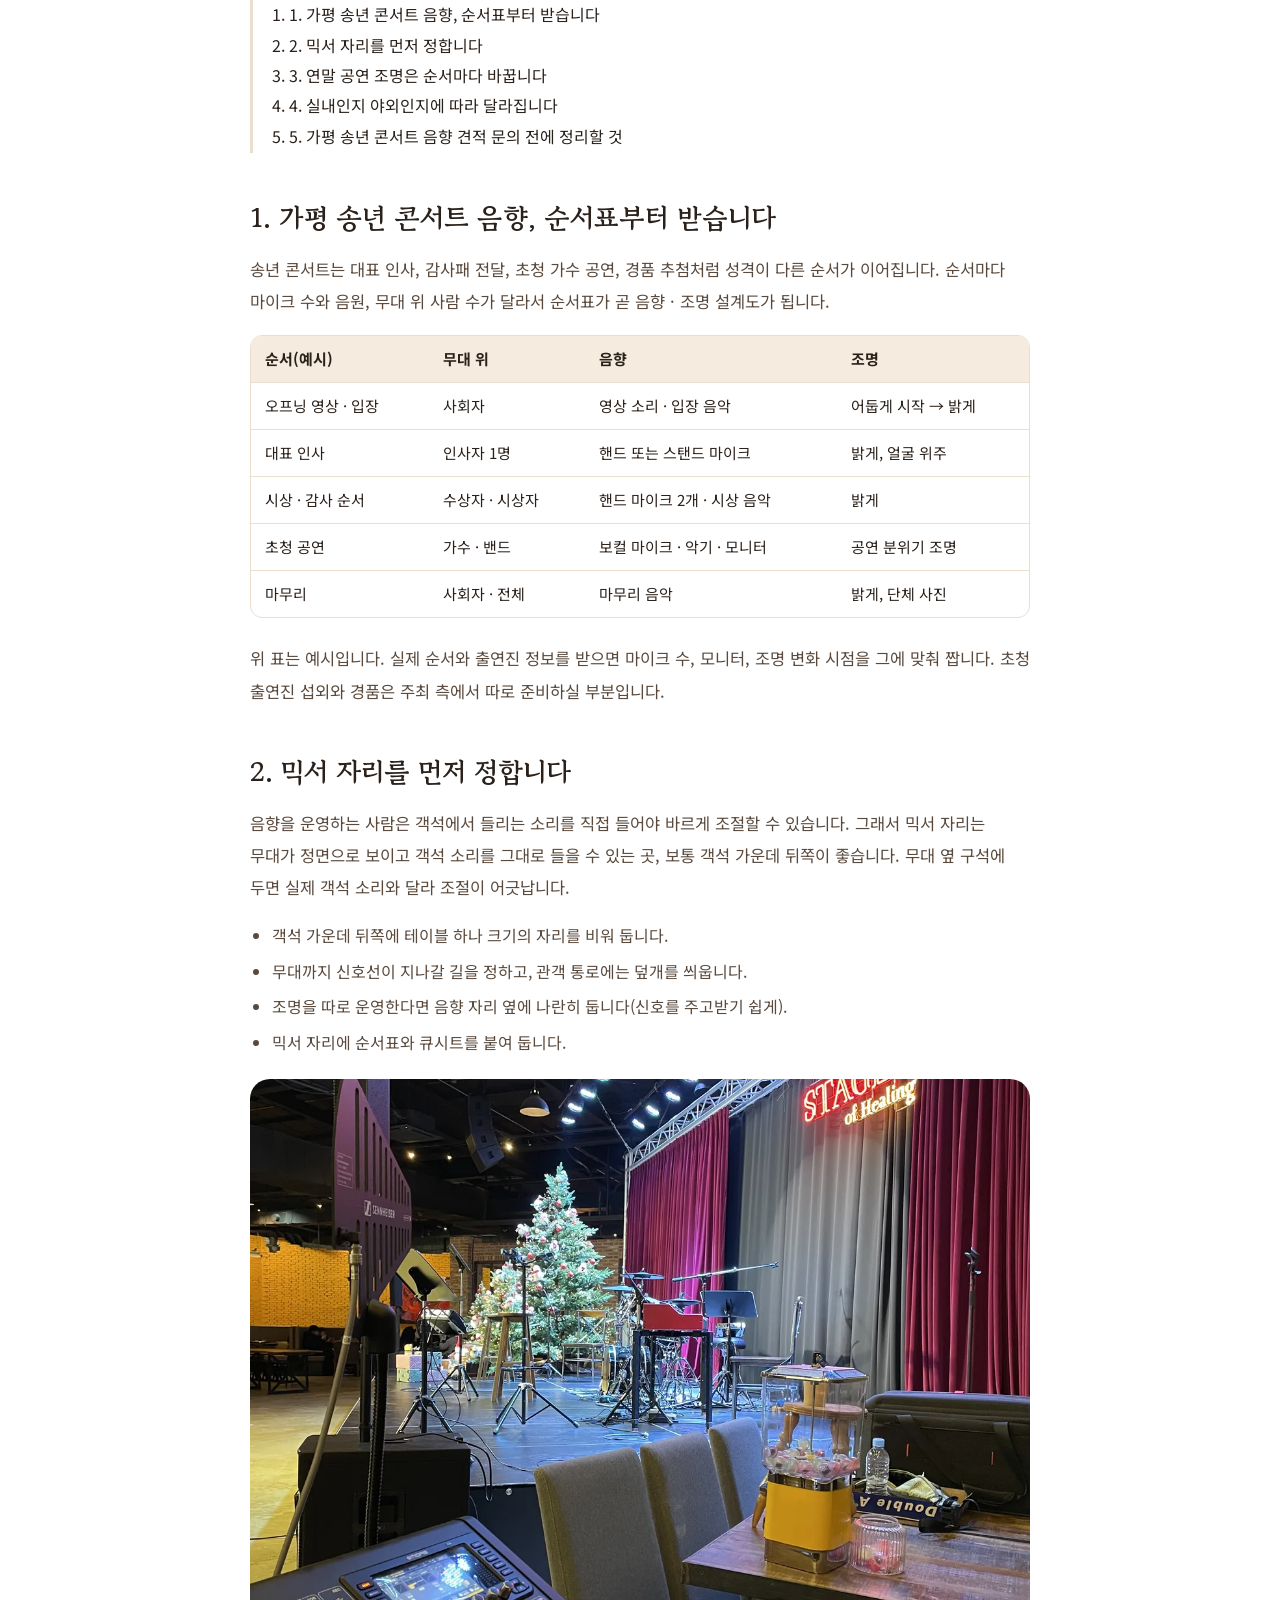
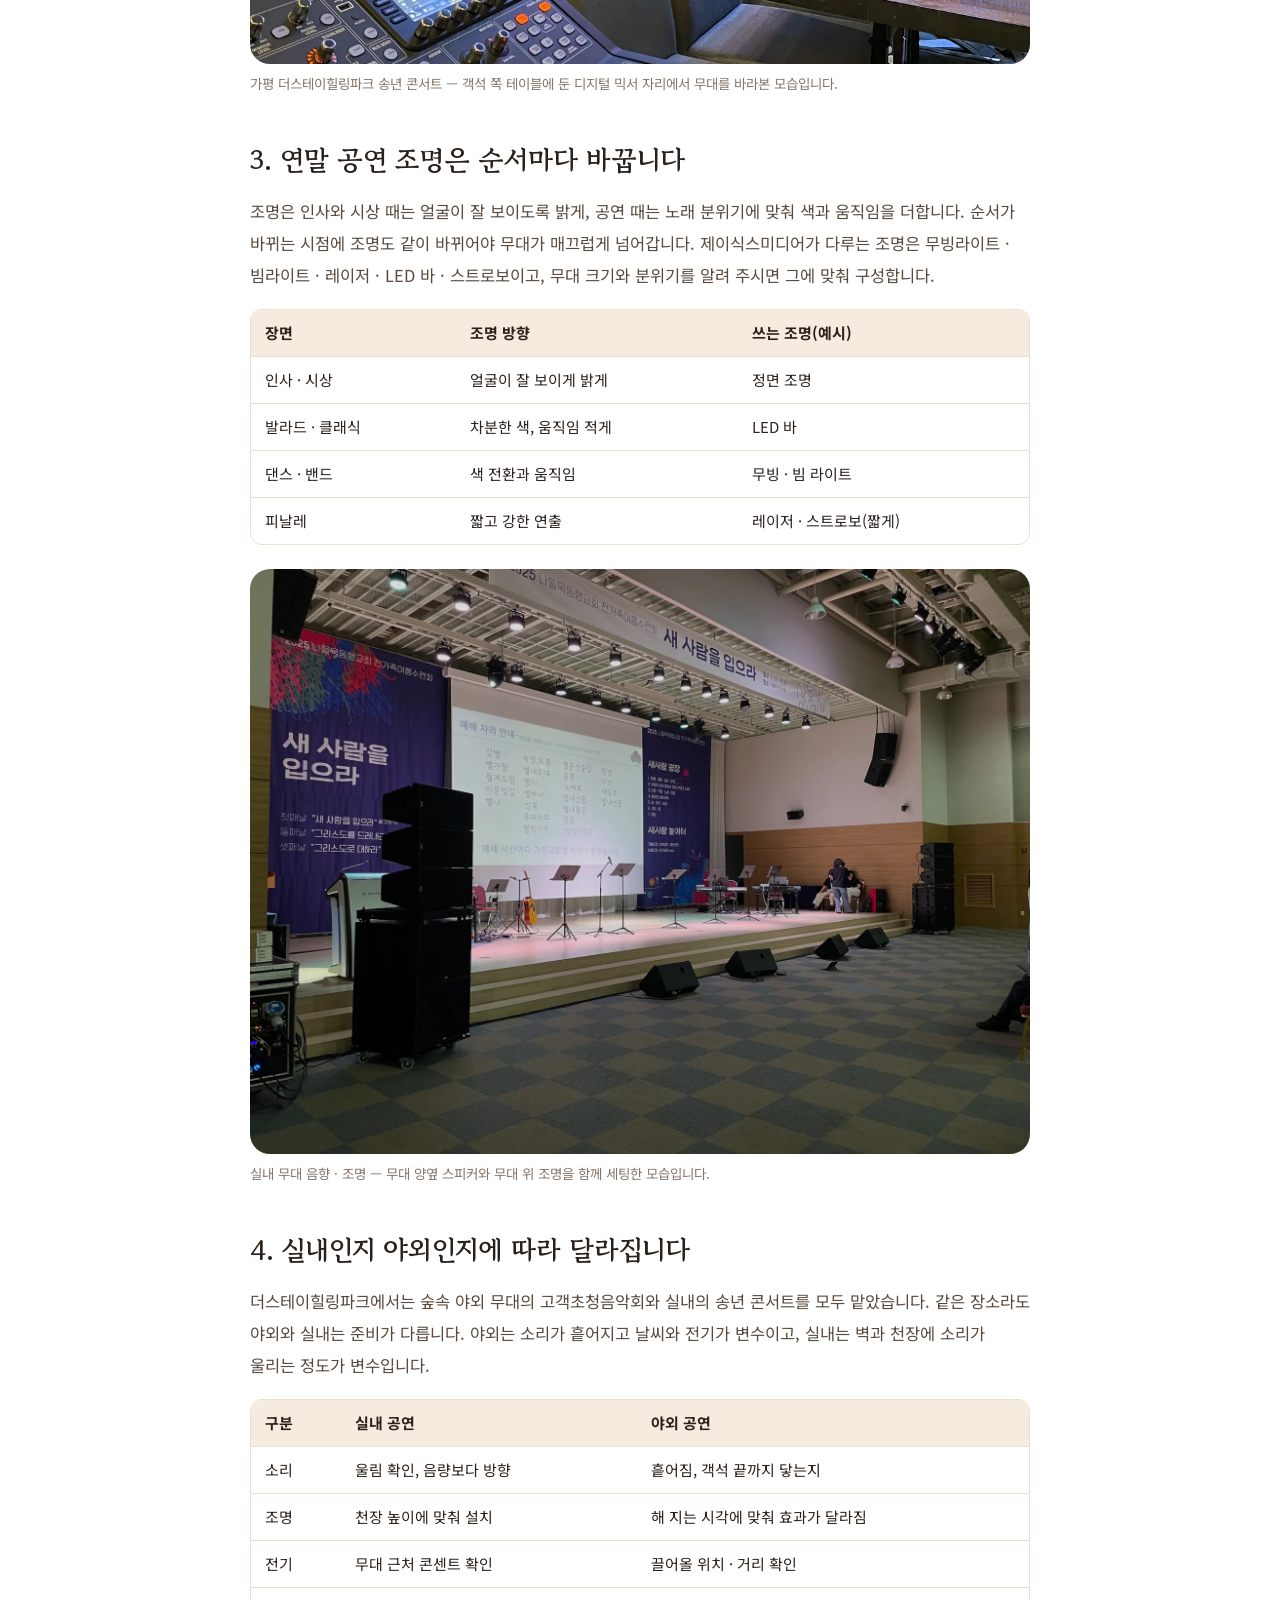
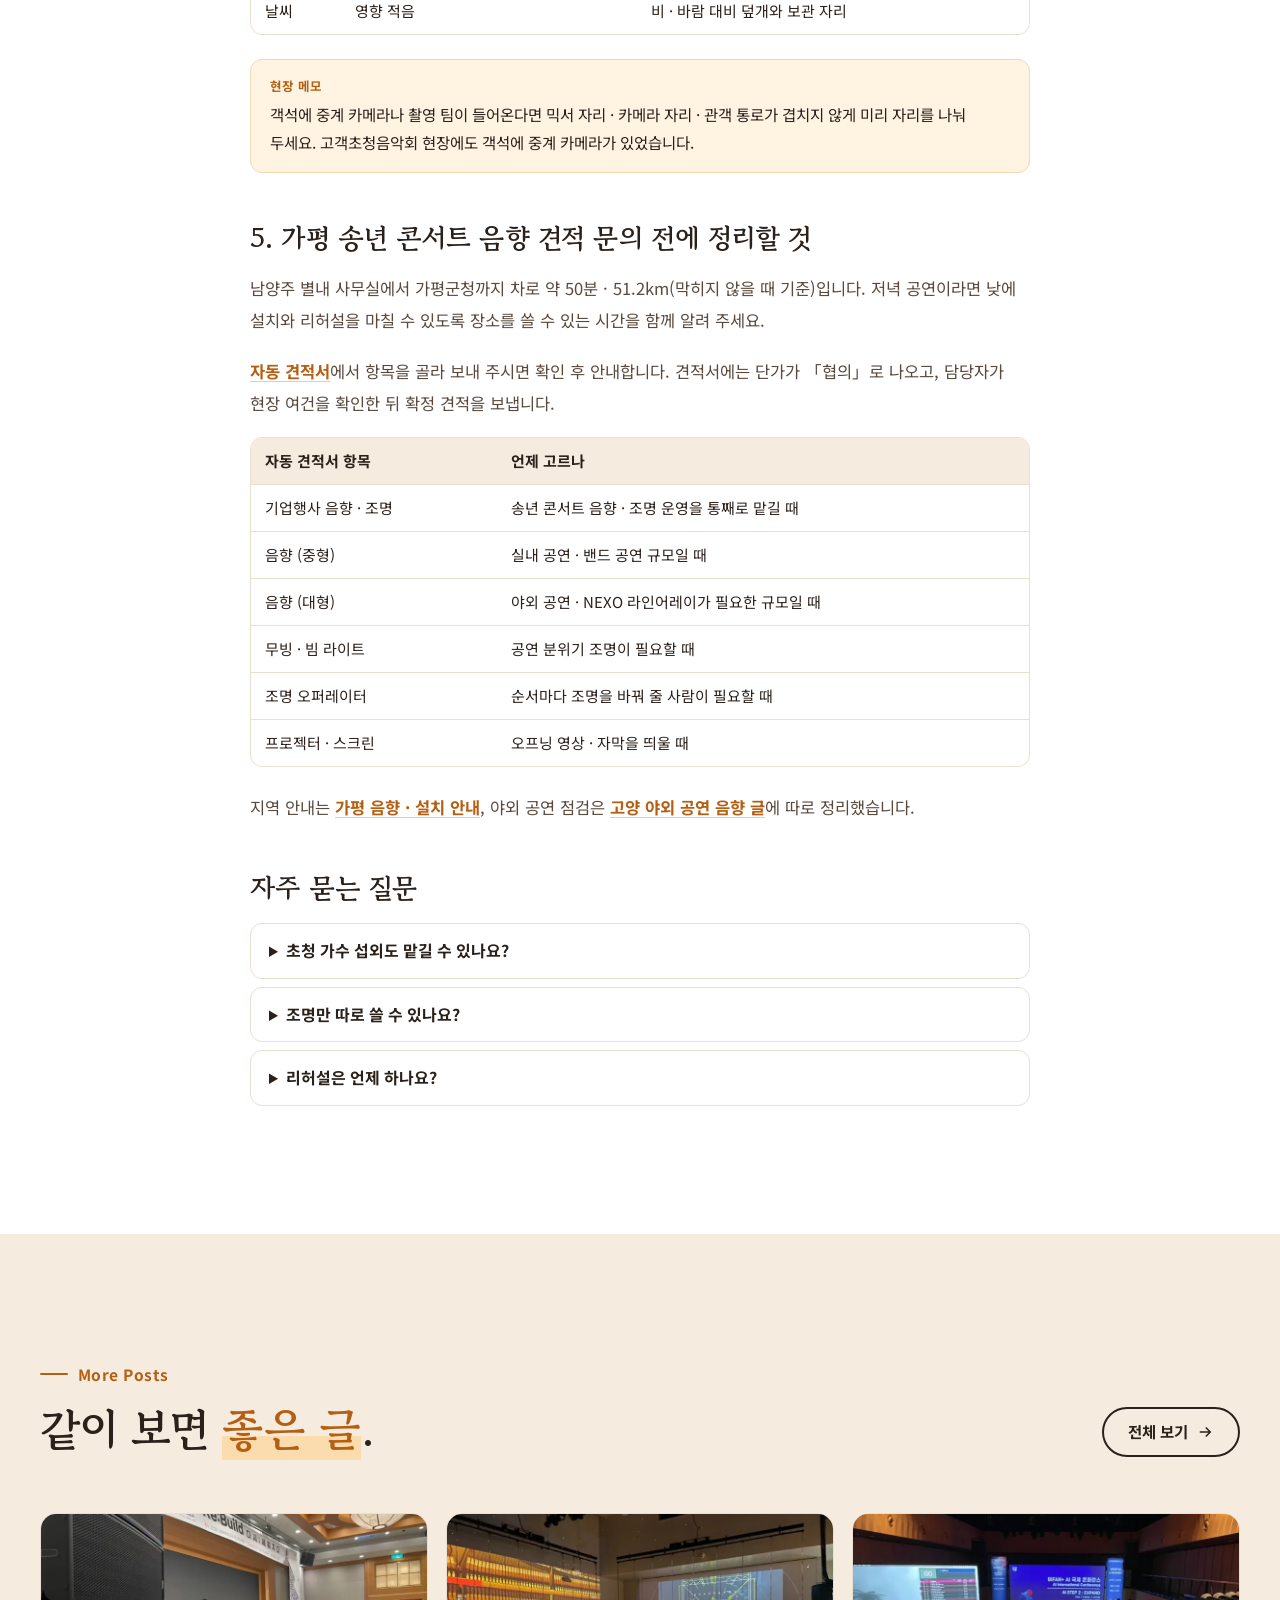
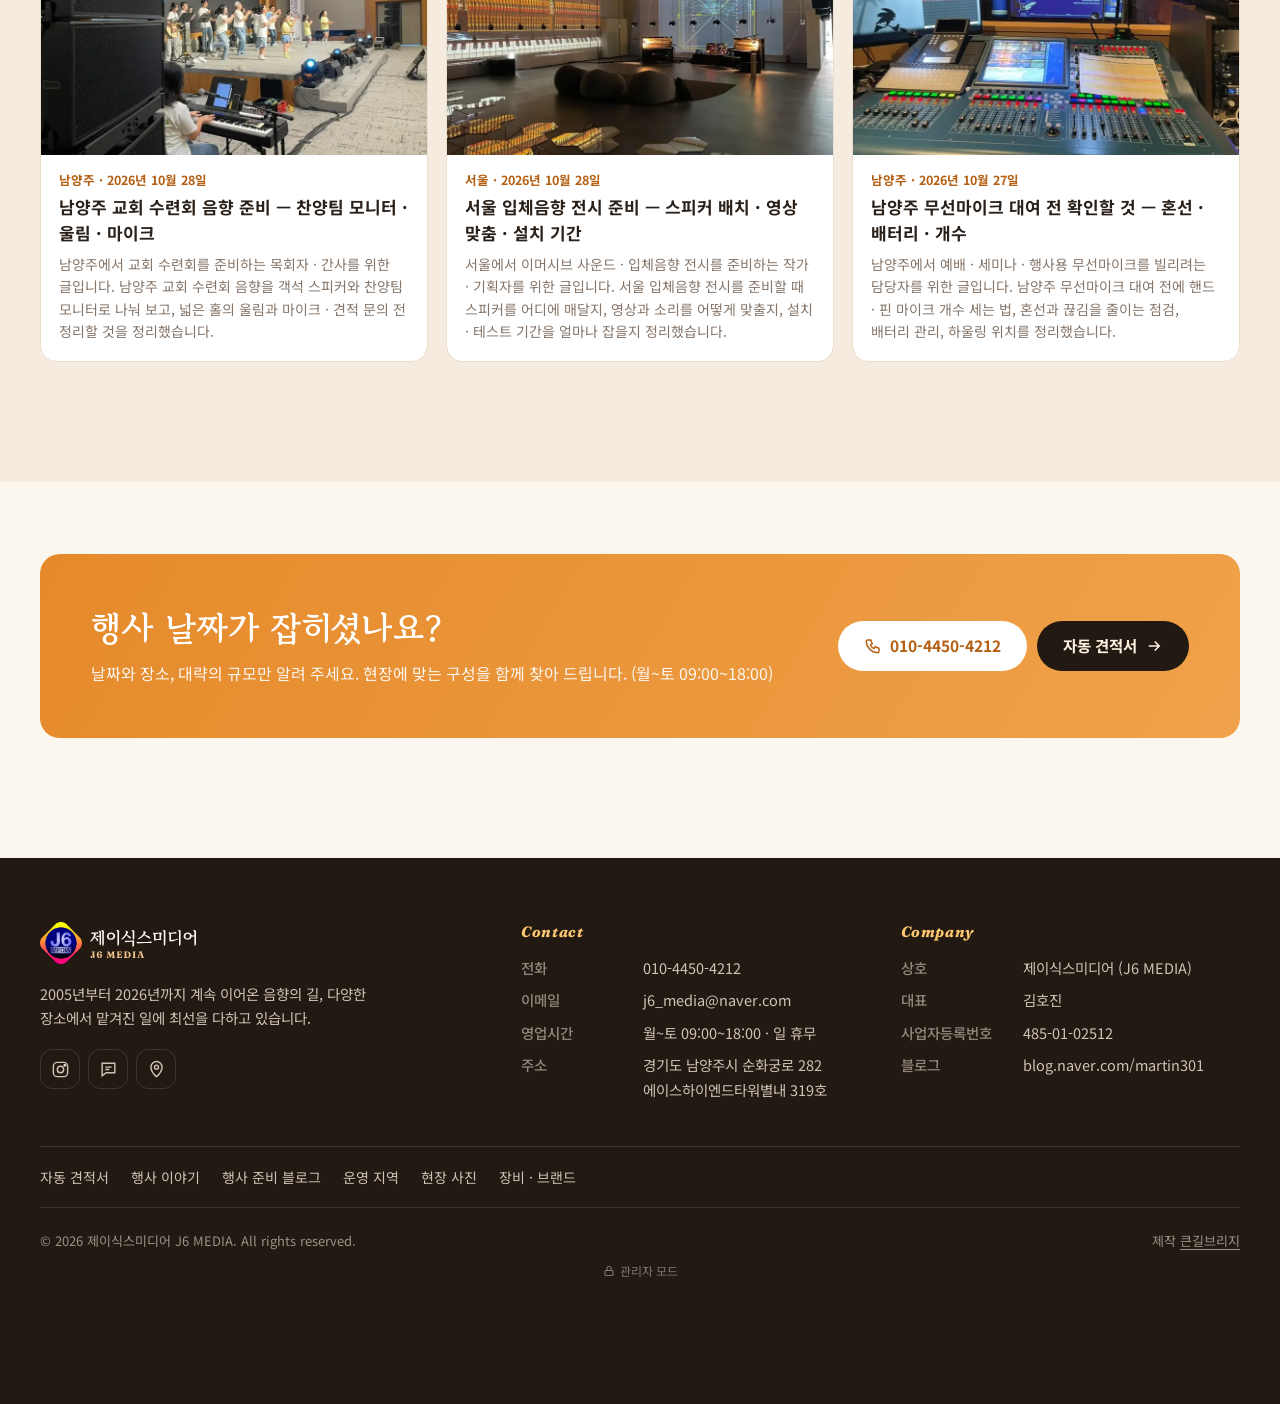
<file: blog/가평-송년-콘서트-음향-조명-실내-무대-믹서-순서/index.html>
<!doctype html>
<html lang="ko">
<head>
<meta charset="utf-8">
<meta name="viewport" content="width=device-width,initial-scale=1,viewport-fit=cover">
<title>가평 송년 콘서트 음향 · 조명 준비 — 무대 · 믹서 자리 · 순서 | 제이식스미디어</title>
<meta name="description" content="가평에서 송년 콘서트 · 연말 고객초청 공연을 준비하는 기업 · 리조트 담당자를 위한 글입니다. 가평 송년 콘서트 음향과 조명을 공연 순서에 맞춰 짜는 법, 믹서 자리 정하기, 실내외 무대 차이와 견적 문의 전 정리할 것을 정리했습니다.">
<meta name="robots" content="index,follow,max-image-preview:large">
<meta name="theme-color" content="#221913">
<link rel="canonical" href="https://www.j6media.co.kr/blog/%EA%B0%80%ED%8F%89-%EC%86%A1%EB%85%84-%EC%BD%98%EC%84%9C%ED%8A%B8-%EC%9D%8C%ED%96%A5-%EC%A1%B0%EB%AA%85-%EC%8B%A4%EB%82%B4-%EB%AC%B4%EB%8C%80-%EB%AF%B9%EC%84%9C-%EC%88%9C%EC%84%9C/">
<link rel="alternate" type="application/rss+xml" title="제이식스미디어 행사 준비 블로그" href="https://www.j6media.co.kr/rss.xml">
<meta property="og:type" content="article">
<meta property="og:site_name" content="제이식스미디어 J6 MEDIA">
<meta property="og:locale" content="ko_KR">
<meta property="og:title" content="가평 송년 콘서트 음향 · 조명 준비 — 무대 · 믹서 자리 · 순서 | 제이식스미디어">
<meta property="og:description" content="가평에서 송년 콘서트 · 연말 고객초청 공연을 준비하는 기업 · 리조트 담당자를 위한 글입니다. 가평 송년 콘서트 음향과 조명을 공연 순서에 맞춰 짜는 법, 믹서 자리 정하기, 실내외 무대 차이와 견적 문의 전 정리할 것을 정리했습니다.">
<meta property="og:url" content="https://www.j6media.co.kr/blog/%EA%B0%80%ED%8F%89-%EC%86%A1%EB%85%84-%EC%BD%98%EC%84%9C%ED%8A%B8-%EC%9D%8C%ED%96%A5-%EC%A1%B0%EB%AA%85-%EC%8B%A4%EB%82%B4-%EB%AC%B4%EB%8C%80-%EB%AF%B9%EC%84%9C-%EC%88%9C%EC%84%9C/">
<meta property="og:image" content="https://www.j6media.co.kr/assets/img/works/w42.webp">
<meta name="twitter:card" content="summary_large_image">
<meta property="article:published_time" content="2026-10-25">
<script type="application/ld+json">{"@context":"https://schema.org","@graph":[{"@type":"BreadcrumbList","itemListElement":[{"@type":"ListItem","position":1,"name":"홈","item":"https://www.j6media.co.kr/"},{"@type":"ListItem","position":2,"name":"블로그","item":"https://www.j6media.co.kr/blog/"},{"@type":"ListItem","position":3,"name":"가평 행사 준비","item":"https://www.j6media.co.kr/blog/gapyeong/"},{"@type":"ListItem","position":4,"name":"가평 송년 콘서트 음향 · 조명 준비 — 무대 · 믹서 자리 · 순서","item":"https://www.j6media.co.kr/blog/%EA%B0%80%ED%8F%89-%EC%86%A1%EB%85%84-%EC%BD%98%EC%84%9C%ED%8A%B8-%EC%9D%8C%ED%96%A5-%EC%A1%B0%EB%AA%85-%EC%8B%A4%EB%82%B4-%EB%AC%B4%EB%8C%80-%EB%AF%B9%EC%84%9C-%EC%88%9C%EC%84%9C/"}]},{"@type":"BlogPosting","@id":"https://www.j6media.co.kr/blog/%EA%B0%80%ED%8F%89-%EC%86%A1%EB%85%84-%EC%BD%98%EC%84%9C%ED%8A%B8-%EC%9D%8C%ED%96%A5-%EC%A1%B0%EB%AA%85-%EC%8B%A4%EB%82%B4-%EB%AC%B4%EB%8C%80-%EB%AF%B9%EC%84%9C-%EC%88%9C%EC%84%9C/","headline":"가평 송년 콘서트 음향 · 조명 준비 — 무대 · 믹서 자리 · 순서","description":"가평에서 송년 콘서트 · 연말 고객초청 공연을 준비하는 기업 · 리조트 담당자를 위한 글입니다. 가평 송년 콘서트 음향과 조명을 공연 순서에 맞춰 짜는 법, 믹서 자리 정하기, 실내외 무대 차이와 견적 문의 전 정리할 것을 정리했습니다.","image":["https://www.j6media.co.kr/assets/img/works/w42.webp","https://www.j6media.co.kr/assets/img/works/w44.webp","https://www.j6media.co.kr/assets/img/works/w39.webp"],"datePublished":"2026-10-25","dateModified":"2026-10-25","inLanguage":"ko","keywords":"가평 송년 콘서트 음향, 송년 콘서트 조명, 연말 공연 음향 조명, 고객초청 음악회","author":{"@type":"Organization","name":"제이식스미디어","url":"https://www.j6media.co.kr/"},"publisher":{"@type":"LocalBusiness","@id":"https://www.j6media.co.kr/#business","name":"제이식스미디어","url":"https://www.j6media.co.kr/","logo":"https://www.j6media.co.kr/assets/img/logo.png","telephone":"+82-10-4450-4212"},"mainEntityOfPage":{"@type":"WebPage","@id":"https://www.j6media.co.kr/blog/%EA%B0%80%ED%8F%89-%EC%86%A1%EB%85%84-%EC%BD%98%EC%84%9C%ED%8A%B8-%EC%9D%8C%ED%96%A5-%EC%A1%B0%EB%AA%85-%EC%8B%A4%EB%82%B4-%EB%AC%B4%EB%8C%80-%EB%AF%B9%EC%84%9C-%EC%88%9C%EC%84%9C/"},"spatialCoverage":{"@type":"Place","name":"경기도 가평군"}},{"@type":"FAQPage","@id":"https://www.j6media.co.kr/blog/%EA%B0%80%ED%8F%89-%EC%86%A1%EB%85%84-%EC%BD%98%EC%84%9C%ED%8A%B8-%EC%9D%8C%ED%96%A5-%EC%A1%B0%EB%AA%85-%EC%8B%A4%EB%82%B4-%EB%AC%B4%EB%8C%80-%EB%AF%B9%EC%84%9C-%EC%88%9C%EC%84%9C/#faq","mainEntity":[{"@type":"Question","name":"초청 가수 섭외도 맡길 수 있나요?","acceptedAnswer":{"@type":"Answer","text":"제이식스미디어는 음향 · 조명 렌탈과 운영을 하는 회사입니다. 출연진 섭외는 주최 측에서 정하시고, 출연진 정보(인원 · 악기 · 음원)를 보내 주시면 음향 · 조명을 맞춥니다."}},{"@type":"Question","name":"조명만 따로 쓸 수 있나요?","acceptedAnswer":{"@type":"Answer","text":"자동 견적서에 무빙 · 빔 라이트, 레이저, LED 바 · 스트로보, 조명 오퍼레이터 항목이 있습니다. 무대 크기와 원하는 분위기를 알려 주세요."}},{"@type":"Question","name":"리허설은 언제 하나요?","acceptedAnswer":{"@type":"Answer","text":"장소를 쓸 수 있는 시간에 맞춥니다. 저녁 공연이면 낮에 설치와 리허설을 마치는 것이 좋으니, 출연진 도착 시간도 함께 알려 주세요."}}]}]}</script>
<link rel="icon" href="../../assets/img/favicon.svg" type="image/svg+xml"><link rel="apple-touch-icon" href="../../assets/img/apple-touch-icon.png">
<link rel="preconnect" href="https://fonts.googleapis.com"><link rel="preconnect" href="https://fonts.gstatic.com" crossorigin>
<link href="https://fonts.googleapis.com/css2?family=Fraunces:ital,opsz,wght@0,9..144,600;0,9..144,800;1,9..144,600;1,9..144,700&family=Gowun+Batang:wght@700&family=Noto+Sans+KR:wght@400;500;600;700&display=swap" rel="stylesheet">
<link rel="stylesheet" href="../../assets/style.css?v=7">
<script defer src="https://www.ai-make.co.kr/stats/stats.js" data-site="j6"></script>
</head>
<body>
<div class="progress" id="progress" aria-hidden="true"></div>

<header class="hd on-dark" id="hd">
  <div class="wrap">
    <a class="logo" href="../../index.html" aria-label="제이식스미디어 홈"><img class="d" src="../../assets/img/logo-h.svg" alt="제이식스미디어 J6 MEDIA" width="183" height="48"><img class="w" src="../../assets/img/logo-h-white.svg" alt="제이식스미디어 J6 MEDIA" width="183" height="48"></a>
    <nav class="menu" aria-label="주 메뉴"><a href="../../about.html">회사소개</a><a href="../../service.html">하는 일</a><a href="../../equipment.html">장비 · 브랜드</a><a href="../../portfolio.html">현장 사진</a><a href="../../blog/" class="act" aria-current="page">블로그</a><a href="../../notice.html">공지 · 자료</a><a href="../../quote.html">자동 견적</a></nav>
    <a class="tel" href="tel:010-4450-4212"><i><svg viewBox="0 0 24 24" fill="none" stroke="currentColor" stroke-width="1.9"><path d="M5 4h4l2 5-2.5 1.5a11 11 0 0 0 5 5L15 13l5 2v4a2 2 0 0 1-2 2A16 16 0 0 1 3 6a2 2 0 0 1 2-2z"/></svg></i>010-4450-4212</a>
    <a class="btn btn-amb cta" href="../../contact.html" style="min-height:44px;padding:0 20px">견적 문의</a>
    <button class="burger" id="burger" aria-label="메뉴 열기" aria-expanded="false" aria-controls="sheet"><i></i></button>
  </div>
</header>
<div class="sheet" id="sheet" aria-label="모바일 메뉴">
  <div class="head"><a href="../../index.html" aria-label="제이식스미디어 홈"><img src="../../assets/img/logo-h.svg" alt="제이식스미디어 J6 MEDIA" width="183" height="48"></a><button class="x" aria-label="메뉴 닫기"><svg viewBox="0 0 24 24" fill="none" stroke="currentColor" stroke-width="2"><path d="M6 6l12 12M18 6L6 18"/></svg></button></div>
  <nav><a href="../../index.html">홈<small>HOME</small></a><a href="../../about.html">회사소개<small>ABOUT</small></a><a href="../../service.html">하는 일<small>SERVICE</small></a><a href="../../equipment.html">장비 · 브랜드<small>EQUIPMENT</small></a><a href="../../portfolio.html">현장 사진<small>WORKS</small></a><a href="../../notice.html">공지 · 자료<small>NOTICE</small></a><a href="../../quote.html">자동 견적서<small>QUOTE</small></a><a href="../../stories/index.html">행사 이야기<small>STORIES</small></a><a href="../../blog/" class="act">행사 준비 블로그<small>BLOG</small></a><a href="../../areas/index.html">운영 지역<small>AREAS</small></a><a href="../../contact.html">견적 문의<small>CONTACT</small></a></nav>
  <div class="foot">대표 김호진 · 월~토 09:00~18:00<br>경기도 남양주시 순화궁로 282 에이스하이엔드타워별내 319호<a class="btn btn-amb" href="tel:010-4450-4212"><svg viewBox="0 0 24 24" fill="none" stroke="currentColor" stroke-width="1.9"><path d="M5 4h4l2 5-2.5 1.5a11 11 0 0 0 5 5L15 13l5 2v4a2 2 0 0 1-2 2A16 16 0 0 1 3 6a2 2 0 0 1 2-2z"/></svg>전화로 바로 상담</a></div>
</div>
<section class="phead">
  <div class="bg" style="background-image:url(../../assets/img/works/w42.webp)"></div>
  <div class="wrap">
    <p class="eyebrow">Blog · 가평 행사 준비</p>
    <h1>가평 송년 콘서트 음향 · 조명 준비 — 무대 · 믹서 자리 · 순서</h1>
    <p>가평에서 송년 콘서트 · 연말 고객초청 공연을 준비하는 기업 · 리조트 담당자를 위한 글입니다. 가평 송년 콘서트 음향과 조명을 공연 순서에 맞춰 짜는 법, 믹서 자리 정하기, 실내외 무대 차이와 견적 문의 전 정리할 것을 정리했습니다.</p>
    <div class="crumb"><a href="../../index.html">홈</a><span>›</span><a href="../../blog/">블로그</a><span>›</span><a href="../../blog/gapyeong/">가평</a><span>›</span><span>글</span></div>
  </div>
</section>

<main>
<section class="sec white" style="padding-top:clamp(40px,6vw,64px)">
  <div class="wrap">
  <article class="bpost">
  <div class="bmeta">
    <a class="chip" href="../../blog/gapyeong/">가평 글 모음</a>
    <a class="chip" href="../../areas/gapyeong.html">가평 음향 · 설치 안내</a>
    <span class="chip">2026년 10월 25일</span>
    <span class="chip">읽는 시간 약 5분</span>
  </div>
  <p class="blead">가평 송년 콘서트 음향은 「출연진 순서표」와 「믹서 자리」 두 가지를 먼저 정하면 나머지가 따라옵니다. 연말 공연은 인사 · 시상 · 공연이 섞여 마이크와 조명이 자주 바뀌기 때문입니다. 제이식스미디어가 가평 더스테이힐링파크에서 고객초청음악회 · 송년 콘서트 음향을 맡았던 현장을 바탕으로, 연말 공연 담당자가 챙길 것을 정리했습니다.</p>
  <figure class="bfig cover">
    <img src="../../assets/img/works/w42.webp" alt="숲 사이 트러스 무대와 대형 화면, 그 앞 객석에 관객이 가득 앉은 낮 공연" fetchpriority="high" decoding="async" width="1600" height="900">
    <figcaption>가평 더스테이힐링파크 고객초청음악회 — 숲속 무대와 객석, 무대 양옆의 스피커와 화면이 보입니다.</figcaption>
  </figure>
  <div class="bpoints"><b>이 글의 요점</b><ul><li>출연진마다 인원 · 악기 · 마이크 수 · 음원을 적은 순서표를 먼저 받아 음향 구성을 짭니다.</li><li>믹서 자리는 무대가 잘 보이고 객석 소리를 직접 들을 수 있는 곳으로 정합니다.</li><li>연말 공연 조명은 인사 · 시상 때 밝게, 공연 때 분위기 있게 — 순서마다 바뀌는 시점을 미리 맞춥니다.</li><li>실내 공연은 울림을, 야외 공연은 날씨와 전기를 먼저 확인합니다.</li></ul></div>
  <nav class="btoc" aria-label="목차"><b>목차</b><ol><li><a href="#s1">1. 가평 송년 콘서트 음향, 순서표부터 받습니다</a></li><li><a href="#s2">2. 믹서 자리를 먼저 정합니다</a></li><li><a href="#s3">3. 연말 공연 조명은 순서마다 바꿉니다</a></li><li><a href="#s4">4. 실내인지 야외인지에 따라 달라집니다</a></li><li><a href="#s5">5. 가평 송년 콘서트 음향 견적 문의 전에 정리할 것</a></li></ol></nav>
  <div class="bbody">
<h2 id="s1">1. 가평 송년 콘서트 음향, 순서표부터 받습니다</h2>
<p>송년 콘서트는 대표 인사, 감사패 전달, 초청 가수 공연, 경품 추첨처럼 성격이 다른 순서가 이어집니다. 순서마다 마이크 수와 음원, 무대 위 사람 수가 달라서 순서표가 곧 음향 · 조명 설계도가 됩니다.</p>
<div class="btbl"><table><thead><tr><th scope="col">순서(예시)</th><th scope="col">무대 위</th><th scope="col">음향</th><th scope="col">조명</th></tr></thead><tbody><tr><td>오프닝 영상 · 입장</td><td>사회자</td><td>영상 소리 · 입장 음악</td><td>어둡게 시작 → 밝게</td></tr><tr><td>대표 인사</td><td>인사자 1명</td><td>핸드 또는 스탠드 마이크</td><td>밝게, 얼굴 위주</td></tr><tr><td>시상 · 감사 순서</td><td>수상자 · 시상자</td><td>핸드 마이크 2개 · 시상 음악</td><td>밝게</td></tr><tr><td>초청 공연</td><td>가수 · 밴드</td><td>보컬 마이크 · 악기 · 모니터</td><td>공연 분위기 조명</td></tr><tr><td>마무리</td><td>사회자 · 전체</td><td>마무리 음악</td><td>밝게, 단체 사진</td></tr></tbody></table></div>
<p>위 표는 예시입니다. 실제 순서와 출연진 정보를 받으면 마이크 수, 모니터, 조명 변화 시점을 그에 맞춰 짭니다. 초청 출연진 섭외와 경품은 주최 측에서 따로 준비하실 부분입니다.</p>
<h2 id="s2">2. 믹서 자리를 먼저 정합니다</h2>
<p>음향을 운영하는 사람은 객석에서 들리는 소리를 직접 들어야 바르게 조절할 수 있습니다. 그래서 믹서 자리는 무대가 정면으로 보이고 객석 소리를 그대로 들을 수 있는 곳, 보통 객석 가운데 뒤쪽이 좋습니다. 무대 옆 구석에 두면 실제 객석 소리와 달라 조절이 어긋납니다.</p>
<ul><li>객석 가운데 뒤쪽에 테이블 하나 크기의 자리를 비워 둡니다.</li><li>무대까지 신호선이 지나갈 길을 정하고, 관객 통로에는 덮개를 씌웁니다.</li><li>조명을 따로 운영한다면 음향 자리 옆에 나란히 둡니다(신호를 주고받기 쉽게).</li><li>믹서 자리에 순서표와 큐시트를 붙여 둡니다.</li></ul>
<figure class="bfig">
    <img src="../../assets/img/works/w44.webp" alt="실내 공연장 테이블 위 디지털 믹서와 그 너머의 무대, 성탄 트리와 STAGE 간판" loading="lazy" decoding="async" width="1600" height="1200">
    <figcaption>가평 더스테이힐링파크 송년 콘서트 — 객석 쪽 테이블에 둔 디지털 믹서 자리에서 무대를 바라본 모습입니다.</figcaption>
  </figure>
<h2 id="s3">3. 연말 공연 조명은 순서마다 바꿉니다</h2>
<p>조명은 인사와 시상 때는 얼굴이 잘 보이도록 밝게, 공연 때는 노래 분위기에 맞춰 색과 움직임을 더합니다. 순서가 바뀌는 시점에 조명도 같이 바뀌어야 무대가 매끄럽게 넘어갑니다. 제이식스미디어가 다루는 조명은 무빙라이트 · 빔라이트 · 레이저 · LED 바 · 스트로보이고, 무대 크기와 분위기를 알려 주시면 그에 맞춰 구성합니다.</p>
<div class="btbl"><table><thead><tr><th scope="col">장면</th><th scope="col">조명 방향</th><th scope="col">쓰는 조명(예시)</th></tr></thead><tbody><tr><td>인사 · 시상</td><td>얼굴이 잘 보이게 밝게</td><td>정면 조명</td></tr><tr><td>발라드 · 클래식</td><td>차분한 색, 움직임 적게</td><td>LED 바</td></tr><tr><td>댄스 · 밴드</td><td>색 전환과 움직임</td><td>무빙 · 빔 라이트</td></tr><tr><td>피날레</td><td>짧고 강한 연출</td><td>레이저 · 스트로보(짧게)</td></tr></tbody></table></div>
<figure class="bfig">
    <img src="../../assets/img/works/w39.webp" alt="실내 무대 양옆에 스피커와 조명을 세우고 화면을 띄운 행사 무대" loading="lazy" decoding="async" width="1600" height="1200">
    <figcaption>실내 무대 음향 · 조명 — 무대 양옆 스피커와 무대 위 조명을 함께 세팅한 모습입니다.</figcaption>
  </figure>
<h2 id="s4">4. 실내인지 야외인지에 따라 달라집니다</h2>
<p>더스테이힐링파크에서는 숲속 야외 무대의 고객초청음악회와 실내의 송년 콘서트를 모두 맡았습니다. 같은 장소라도 야외와 실내는 준비가 다릅니다. 야외는 소리가 흩어지고 날씨와 전기가 변수이고, 실내는 벽과 천장에 소리가 울리는 정도가 변수입니다.</p>
<div class="btbl"><table><thead><tr><th scope="col">구분</th><th scope="col">실내 공연</th><th scope="col">야외 공연</th></tr></thead><tbody><tr><td>소리</td><td>울림 확인, 음량보다 방향</td><td>흩어짐, 객석 끝까지 닿는지</td></tr><tr><td>조명</td><td>천장 높이에 맞춰 설치</td><td>해 지는 시각에 맞춰 효과가 달라짐</td></tr><tr><td>전기</td><td>무대 근처 콘센트 확인</td><td>끌어올 위치 · 거리 확인</td></tr><tr><td>날씨</td><td>영향 적음</td><td>비 · 바람 대비 덮개와 보관 자리</td></tr></tbody></table></div>
<div class="btip">객석에 중계 카메라나 촬영 팀이 들어온다면 믹서 자리 · 카메라 자리 · 관객 통로가 겹치지 않게 미리 자리를 나눠 두세요. 고객초청음악회 현장에도 객석에 중계 카메라가 있었습니다.</div>
<h2 id="s5">5. 가평 송년 콘서트 음향 견적 문의 전에 정리할 것</h2>
<p>남양주 별내 사무실에서 가평군청까지 차로 약 50분 · 51.2km(막히지 않을 때 기준)입니다. 저녁 공연이라면 낮에 설치와 리허설을 마칠 수 있도록 장소를 쓸 수 있는 시간을 함께 알려 주세요.</p>
<p><a href="../../quote.html">자동 견적서</a>에서 항목을 골라 보내 주시면 확인 후 안내합니다. 견적서에는 단가가 「협의」로 나오고, 담당자가 현장 여건을 확인한 뒤 확정 견적을 보냅니다.</p>
<div class="btbl"><table><thead><tr><th scope="col">자동 견적서 항목</th><th scope="col">언제 고르나</th></tr></thead><tbody><tr><td>기업행사 음향 · 조명</td><td>송년 콘서트 음향 · 조명 운영을 통째로 맡길 때</td></tr><tr><td>음향 (중형)</td><td>실내 공연 · 밴드 공연 규모일 때</td></tr><tr><td>음향 (대형)</td><td>야외 공연 · NEXO 라인어레이가 필요한 규모일 때</td></tr><tr><td>무빙 · 빔 라이트</td><td>공연 분위기 조명이 필요할 때</td></tr><tr><td>조명 오퍼레이터</td><td>순서마다 조명을 바꿔 줄 사람이 필요할 때</td></tr><tr><td>프로젝터 · 스크린</td><td>오프닝 영상 · 자막을 띄울 때</td></tr></tbody></table></div>
<p>지역 안내는 <a href="../../areas/gapyeong.html">가평 음향 · 설치 안내</a>, 야외 공연 점검은 <a href="../../blog/고양-야외-공연-음향-체크리스트-바람-비-객석/">고양 야외 공연 음향 글</a>에 따로 정리했습니다.</p>
  </div>
  <section class="bfaq" id="faq"><h2>자주 묻는 질문</h2><details><summary>초청 가수 섭외도 맡길 수 있나요?</summary><p>제이식스미디어는 음향 · 조명 렌탈과 운영을 하는 회사입니다. 출연진 섭외는 주최 측에서 정하시고, 출연진 정보(인원 · 악기 · 음원)를 보내 주시면 음향 · 조명을 맞춥니다.</p></details><details><summary>조명만 따로 쓸 수 있나요?</summary><p>자동 견적서에 무빙 · 빔 라이트, 레이저, LED 바 · 스트로보, 조명 오퍼레이터 항목이 있습니다. 무대 크기와 원하는 분위기를 알려 주세요.</p></details><details><summary>리허설은 언제 하나요?</summary><p>장소를 쓸 수 있는 시간에 맞춥니다. 저녁 공연이면 낮에 설치와 리허설을 마치는 것이 좋으니, 출연진 도착 시간도 함께 알려 주세요.</p></details></section>
  
  </article>
  </div>
</section>
<section class="sec sand"><div class="wrap"><div class="sec-head"><div class="t"><p class="eyebrow">More Posts</p><h2 class="h2">같이 보면 <em>좋은 글</em>.</h2></div><a class="btn btn-line" href="../../blog/">전체 보기<svg viewBox="0 0 24 24" fill="none" stroke="currentColor" stroke-width="2"><path d="M5 12h14M13 6l6 6-6 6"/></svg></a></div><div class="stcards"><a class="stcard" href="../../blog/%EB%82%A8%EC%96%91%EC%A3%BC-%EA%B5%90%ED%9A%8C-%EC%88%98%EB%A0%A8%ED%9A%8C-%EC%9D%8C%ED%96%A5-%EC%B0%AC%EC%96%91%ED%8C%80-%EB%AA%A8%EB%8B%88%ED%84%B0-%EC%9A%B8%EB%A6%BC-%EB%A7%88%EC%9D%B4%ED%81%AC-%EC%A4%80%EB%B9%84/"><img src="../../assets/img/works/t10.webp" alt="넓은 연회장 무대에서 찬양팀이 노래하고 무대 옆에 대형 스피커와 건반이 놓인 수련회 현장" loading="lazy" decoding="async" width="800" height="500"><span><small>남양주 · 2026년 10월 28일</small>남양주 교회 수련회 음향 준비 — 찬양팀 모니터 · 울림 · 마이크<em>남양주에서 교회 수련회를 준비하는 목회자 · 간사를 위한 글입니다. 남양주 교회 수련회 음향을 객석 스피커와 찬양팀 모니터로 나눠 보고, 넓은 홀의 울림과 마이크 · 견적 문의 전 정리할 것을 정리했습니다.</em></span></a>
<a class="stcard" href="../../blog/%EC%84%9C%EC%9A%B8-%EC%9E%85%EC%B2%B4%EC%9D%8C%ED%96%A5-%EC%A0%84%EC%8B%9C-%EC%8A%A4%ED%94%BC%EC%BB%A4-%EB%B0%B0%EC%B9%98-%EC%98%81%EC%83%81-%EB%A7%9E%EC%B6%A4-%EC%84%A4%EC%B9%98-%EA%B8%B0%EA%B0%84/"><img src="../../assets/img/works/t3.webp" alt="피아노 건반 영상이 벽면 가득 비치는 전시장에 자동 연주 피아노와 매단 스피커들이 보이는 모습" loading="lazy" decoding="async" width="800" height="500"><span><small>서울 · 2026년 10월 28일</small>서울 입체음향 전시 준비 — 스피커 배치 · 영상 맞춤 · 설치 기간<em>서울에서 이머시브 사운드 · 입체음향 전시를 준비하는 작가 · 기획자를 위한 글입니다. 서울 입체음향 전시를 준비할 때 스피커를 어디에 매달지, 영상과 소리를 어떻게 맞출지, 설치 · 테스트 기간을 얼마나 잡을지 정리했습니다.</em></span></a>
<a class="stcard" href="../../blog/%EB%82%A8%EC%96%91%EC%A3%BC-%EB%AC%B4%EC%84%A0%EB%A7%88%EC%9D%B4%ED%81%AC-%EB%8C%80%EC%97%AC-%ED%98%BC%EC%84%A0-%EB%B0%B0%ED%84%B0%EB%A6%AC-%EA%B0%9C%EC%88%98-%ED%99%95%EC%9D%B8/"><img src="../../assets/img/works/t14.webp" alt="공연장 객석 뒤 음향 자리에 놓인 대형 디지털 믹서와 무대 화면" loading="lazy" decoding="async" width="800" height="500"><span><small>남양주 · 2026년 10월 27일</small>남양주 무선마이크 대여 전 확인할 것 — 혼선 · 배터리 · 개수<em>남양주에서 예배 · 세미나 · 행사용 무선마이크를 빌리려는 담당자를 위한 글입니다. 남양주 무선마이크 대여 전에 핸드 · 핀 마이크 개수 세는 법, 혼선과 끊김을 줄이는 점검, 배터리 관리, 하울링 위치를 정리했습니다.</em></span></a></div></div></section>
<section class="sec" style="padding-top:clamp(48px,6vw,72px)">
  <div class="wrap">
    <div class="ctaband">
      <div class="eq" aria-hidden="true"><span></span><span></span><span></span><span></span><span></span><span></span><span></span></div>
      <div><h2>행사 날짜가 잡히셨나요?</h2><p>날짜와 장소, 대략의 규모만 알려 주세요. 현장에 맞는 구성을 함께 찾아 드립니다. (월~토 09:00~18:00)</p></div>
      <div class="btns"><a class="btn btn-w" href="tel:010-4450-4212"><svg viewBox="0 0 24 24" fill="none" stroke="currentColor" stroke-width="1.9"><path d="M5 4h4l2 5-2.5 1.5a11 11 0 0 0 5 5L15 13l5 2v4a2 2 0 0 1-2 2A16 16 0 0 1 3 6a2 2 0 0 1 2-2z"/></svg>010-4450-4212</a><a class="btn btn-ink" href="../../quote.html">자동 견적서<svg viewBox="0 0 24 24" fill="none" stroke="currentColor" stroke-width="2"><path d="M5 12h14M13 6l6 6-6 6"/></svg></a></div>
    </div>
  </div>
</section>
</main>

<footer class="ft">
  <div class="wrap">
    <div class="top">
      <div>
        <a class="logo" href="../../index.html" aria-label="제이식스미디어 홈"><img src="../../assets/img/logo-h-white.svg" alt="제이식스미디어 J6 MEDIA" width="183" height="48"></a>
        <p class="say">2005년부터 2026년까지 계속 이어온 음향의 길, 다양한 장소에서 맡겨진 일에 최선을 다하고 있습니다.</p>
        <div class="sns">
          <a href="https://www.instagram.com/j6_media/" target="_blank" rel="noopener" aria-label="인스타그램 j6_media"><svg viewBox="0 0 24 24" fill="none" stroke="currentColor" stroke-width="1.8"><rect x="3" y="3" width="18" height="18" rx="5"/><circle cx="12" cy="12" r="4"/><circle cx="17.5" cy="6.5" r="1" fill="currentColor"/></svg></a>
          <a href="https://blog.naver.com/martin301" target="_blank" rel="noopener" aria-label="네이버 블로그 martin301"><svg viewBox="0 0 24 24" fill="none" stroke="currentColor" stroke-width="1.8"><path d="M4 4h16v12H9l-5 4z"/><path d="M8 9h8M8 12h5"/></svg></a>
          <a href="https://map.naver.com/p/entry/place/1026343689" target="_blank" rel="noopener" aria-label="네이버 플레이스"><svg viewBox="0 0 24 24" fill="none" stroke="currentColor" stroke-width="1.8"><path d="M12 21s-7-6.2-7-12a7 7 0 0 1 14 0c0 5.8-7 12-7 12z"/><circle cx="12" cy="9" r="2.5"/></svg></a>
        </div>
      </div>
      <div><h4>Contact</h4><ul>
        <li><b>전화</b><a href="tel:010-4450-4212">010-4450-4212</a></li>
        <li><b>이메일</b><a href="mailto:j6_media@naver.com">j6_media@naver.com</a></li>
        <li><b>영업시간</b>월~토 09:00~18:00 · 일 휴무</li>
        <li><b>주소</b>경기도 남양주시 순화궁로 282 에이스하이엔드타워별내 319호</li></ul></div>
      <div><h4>Company</h4><ul>
        <li><b>상호</b>제이식스미디어 (J6 MEDIA)</li>
        <li><b>대표</b>김호진</li>
        <li><b>사업자등록번호</b>485-01-02512</li>
        <li><b>블로그</b><a href="https://blog.naver.com/martin301" target="_blank" rel="noopener">blog.naver.com/martin301</a></li></ul></div>
    </div>
    <div class="ftl"><a href="../../quote.html">자동 견적서</a><a href="../../stories/index.html">행사 이야기</a><a href="../../blog/">행사 준비 블로그</a><a href="../../areas/index.html">운영 지역</a><a href="../../portfolio.html">현장 사진</a><a href="../../equipment.html">장비 · 브랜드</a></div>
    <div class="bot"><span>© 2026 제이식스미디어 J6 MEDIA. All rights reserved.</span><span>제작 <a href="https://www.ai-make.co.kr" target="_blank" rel="noopener">큰길브리지</a></span></div>
  </div>
</footer>
<div class="quick" aria-label="빠른 연락">
  <a href="tel:010-4450-4212"><svg viewBox="0 0 24 24" fill="none" stroke="currentColor" stroke-width="1.9"><path d="M5 4h4l2 5-2.5 1.5a11 11 0 0 0 5 5L15 13l5 2v4a2 2 0 0 1-2 2A16 16 0 0 1 3 6a2 2 0 0 1 2-2z"/></svg>전화</a>
  <a href="sms:010-4450-4212"><svg viewBox="0 0 24 24" fill="none" stroke="currentColor" stroke-width="1.9"><path d="M4 5h16v11H9l-5 4z"/><path d="M8 10h8"/></svg>문자</a>
  <a class="main" href="../../contact.html">견적 문의<svg viewBox="0 0 24 24" fill="none" stroke="currentColor" stroke-width="2"><path d="M5 12h14M13 6l6 6-6 6"/></svg></a>
</div>
<button class="totop" id="totop" aria-label="맨 위로"><svg viewBox="0 0 24 24" fill="none" stroke="currentColor" stroke-width="2"><path d="M12 19V5M5 12l7-7 7 7"/></svg></button>
<script src="../../assets/app.js?v=20261004"></script>
</body>
</html>
</file>
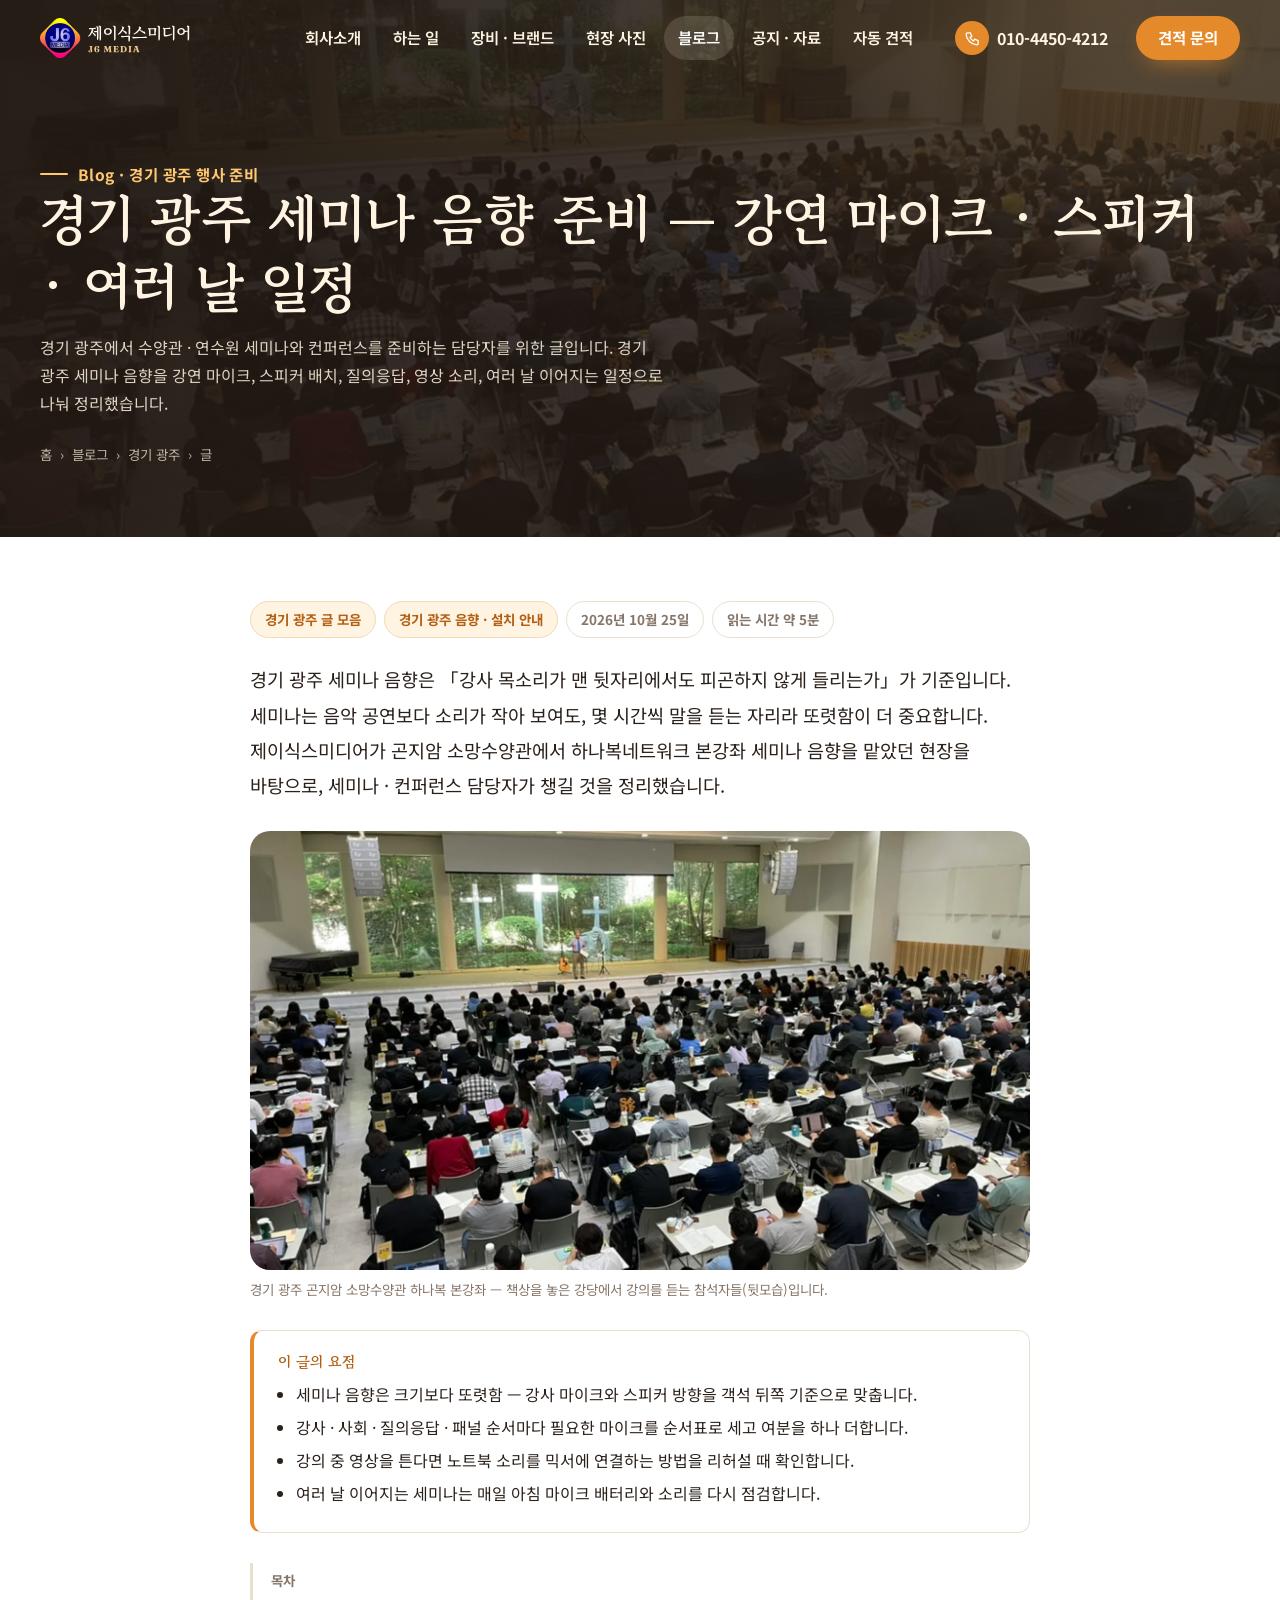
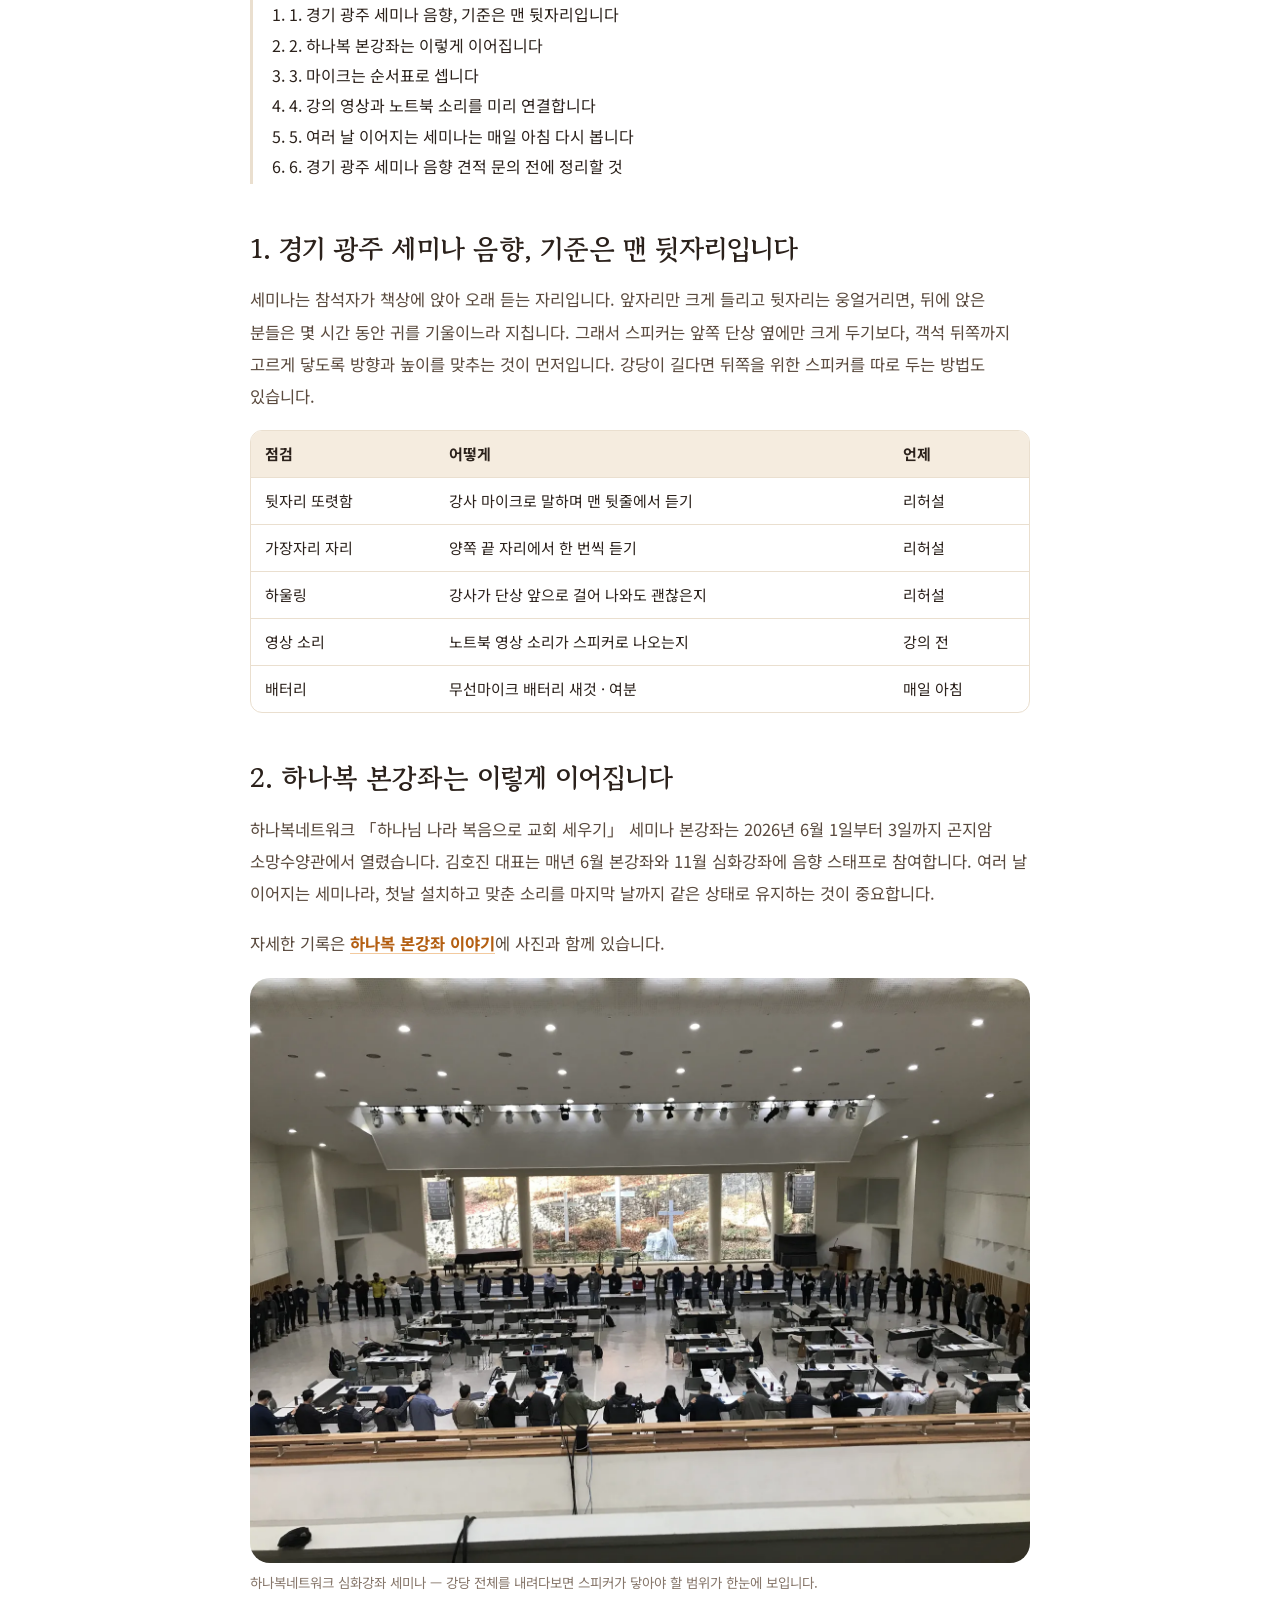
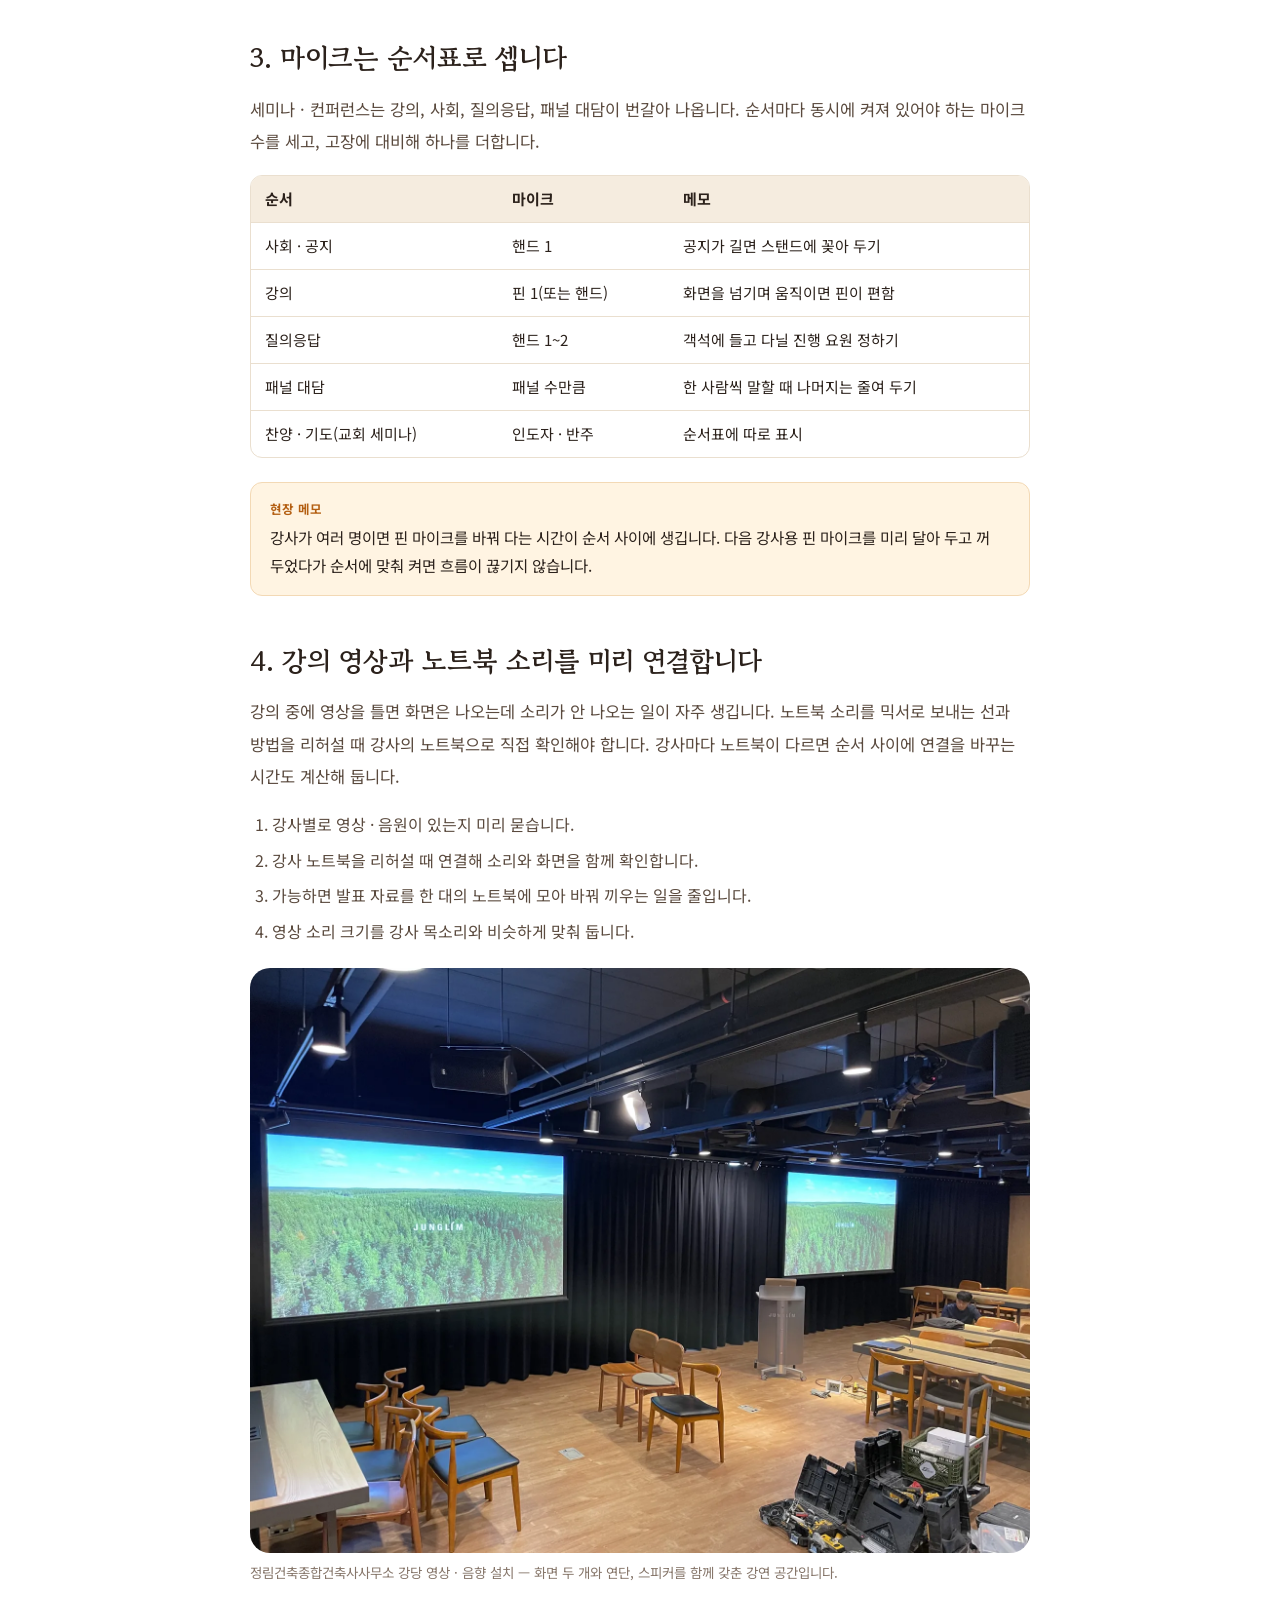
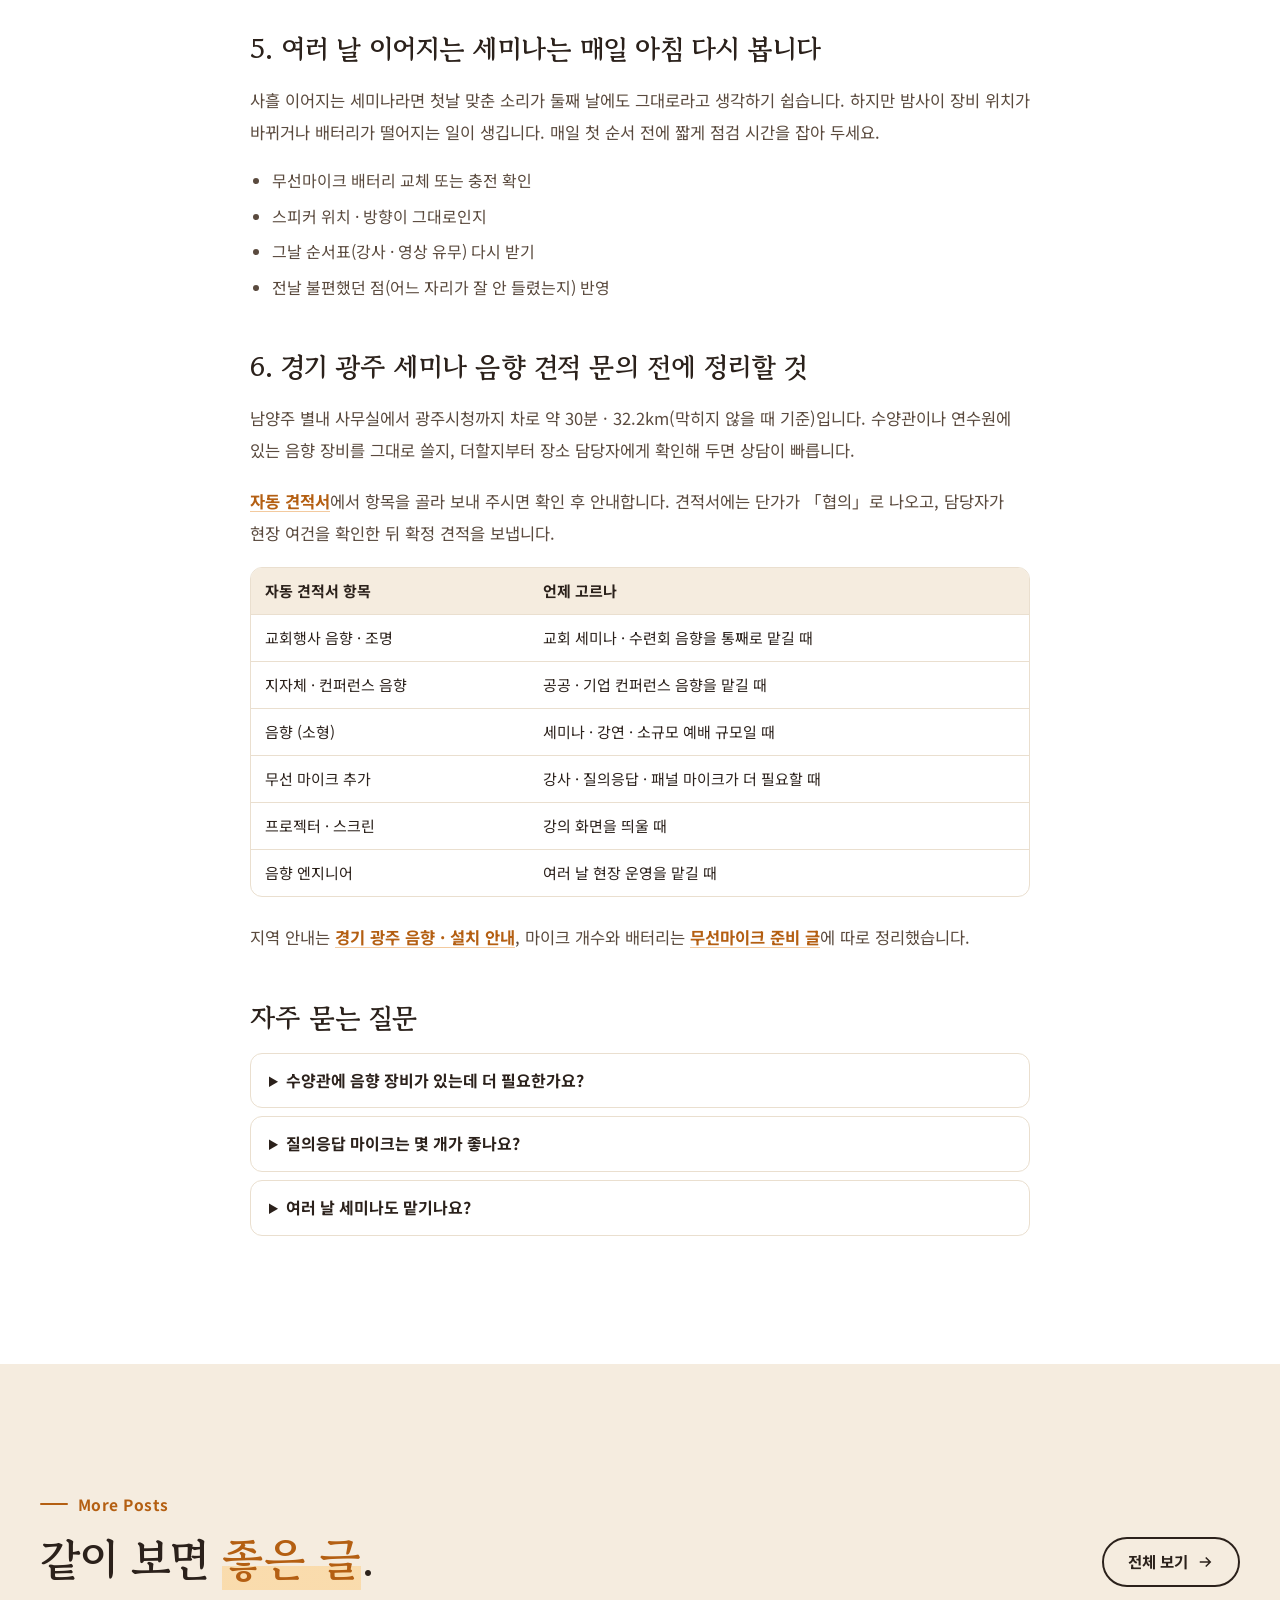
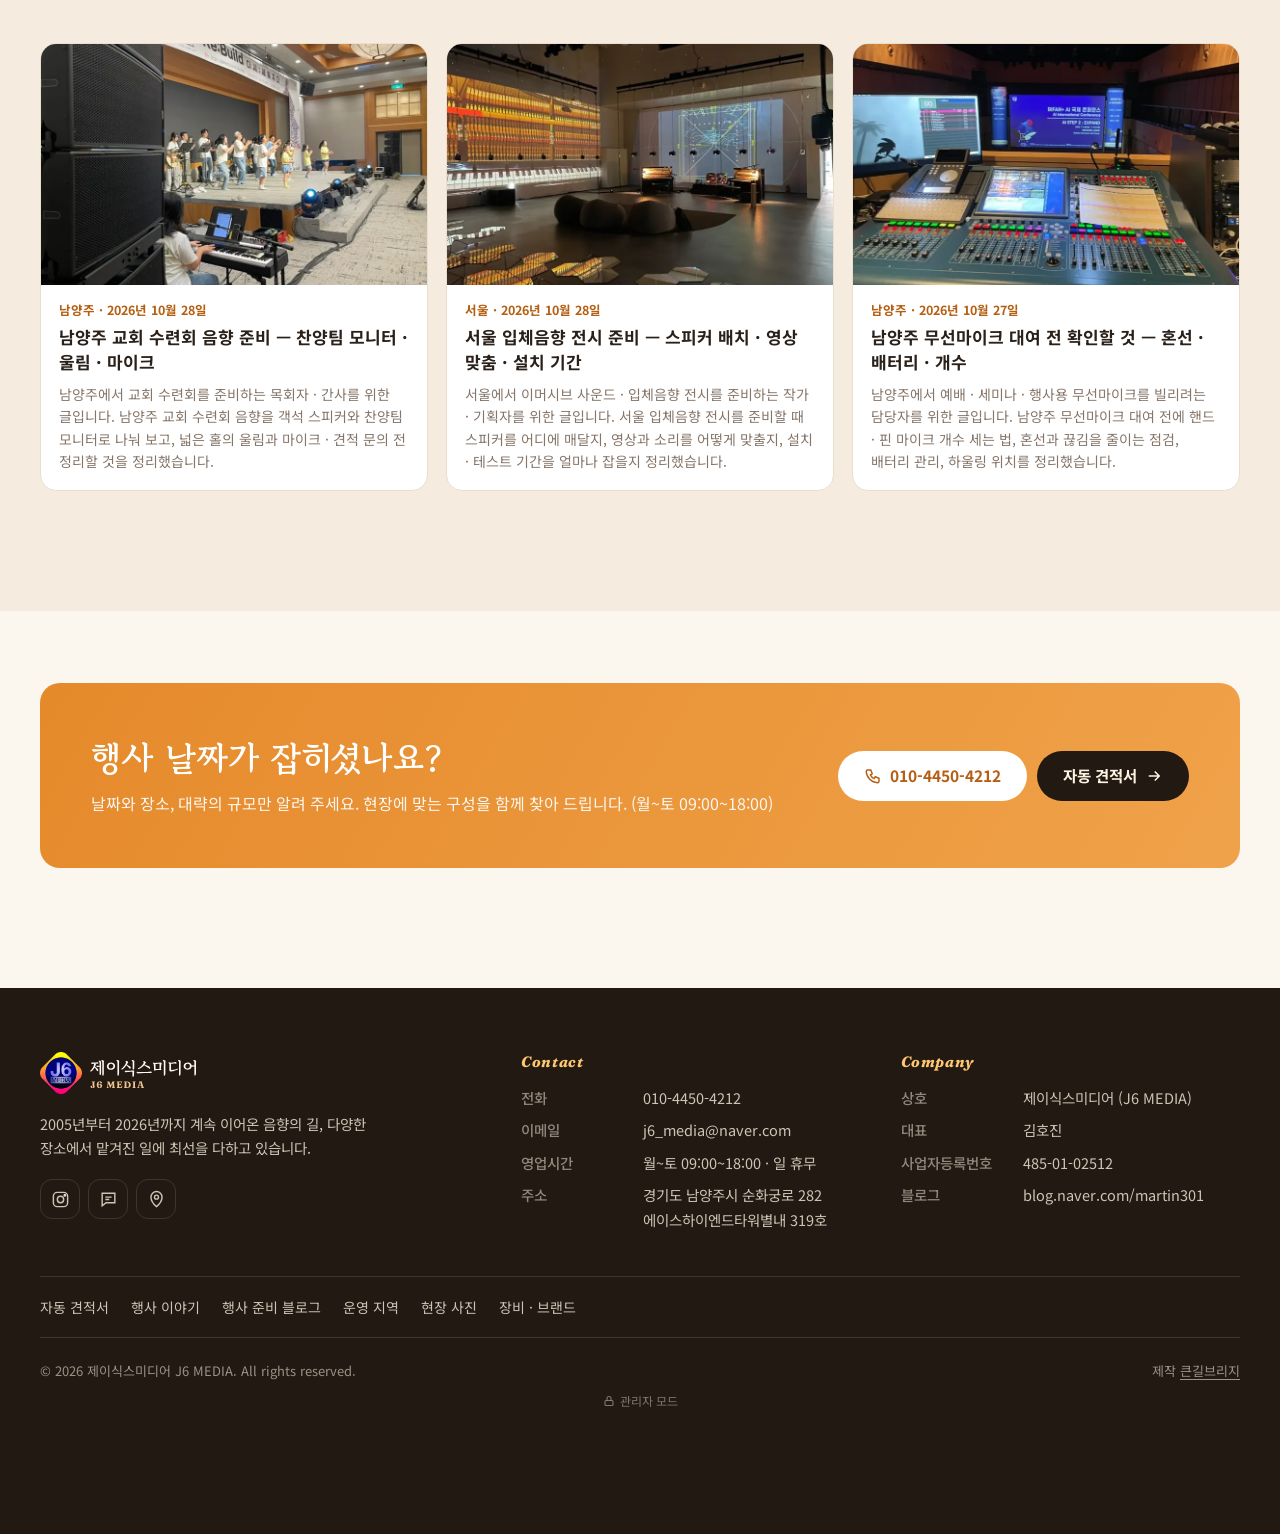
<file: blog/경기-광주-세미나-음향-강연-마이크-스피커-수양관/index.html>
<!doctype html>
<html lang="ko">
<head>
<meta charset="utf-8">
<meta name="viewport" content="width=device-width,initial-scale=1,viewport-fit=cover">
<title>경기 광주 세미나 음향 준비 — 강연 마이크 · 스피커 · 여러 날 일정 | 제이식스미디어</title>
<meta name="description" content="경기 광주에서 수양관 · 연수원 세미나와 컨퍼런스를 준비하는 담당자를 위한 글입니다. 경기 광주 세미나 음향을 강연 마이크, 스피커 배치, 질의응답, 영상 소리, 여러 날 이어지는 일정으로 나눠 정리했습니다.">
<meta name="robots" content="index,follow,max-image-preview:large">
<meta name="theme-color" content="#221913">
<link rel="canonical" href="https://www.j6media.co.kr/blog/%EA%B2%BD%EA%B8%B0-%EA%B4%91%EC%A3%BC-%EC%84%B8%EB%AF%B8%EB%82%98-%EC%9D%8C%ED%96%A5-%EA%B0%95%EC%97%B0-%EB%A7%88%EC%9D%B4%ED%81%AC-%EC%8A%A4%ED%94%BC%EC%BB%A4-%EC%88%98%EC%96%91%EA%B4%80/">
<link rel="alternate" type="application/rss+xml" title="제이식스미디어 행사 준비 블로그" href="https://www.j6media.co.kr/rss.xml">
<meta property="og:type" content="article">
<meta property="og:site_name" content="제이식스미디어 J6 MEDIA">
<meta property="og:locale" content="ko_KR">
<meta property="og:title" content="경기 광주 세미나 음향 준비 — 강연 마이크 · 스피커 · 여러 날 일정 | 제이식스미디어">
<meta property="og:description" content="경기 광주에서 수양관 · 연수원 세미나와 컨퍼런스를 준비하는 담당자를 위한 글입니다. 경기 광주 세미나 음향을 강연 마이크, 스피커 배치, 질의응답, 영상 소리, 여러 날 이어지는 일정으로 나눠 정리했습니다.">
<meta property="og:url" content="https://www.j6media.co.kr/blog/%EA%B2%BD%EA%B8%B0-%EA%B4%91%EC%A3%BC-%EC%84%B8%EB%AF%B8%EB%82%98-%EC%9D%8C%ED%96%A5-%EA%B0%95%EC%97%B0-%EB%A7%88%EC%9D%B4%ED%81%AC-%EC%8A%A4%ED%94%BC%EC%BB%A4-%EC%88%98%EC%96%91%EA%B4%80/">
<meta property="og:image" content="https://www.j6media.co.kr/assets/img/works/w18.webp">
<meta name="twitter:card" content="summary_large_image">
<meta property="article:published_time" content="2026-10-25">
<script type="application/ld+json">{"@context":"https://schema.org","@graph":[{"@type":"BreadcrumbList","itemListElement":[{"@type":"ListItem","position":1,"name":"홈","item":"https://www.j6media.co.kr/"},{"@type":"ListItem","position":2,"name":"블로그","item":"https://www.j6media.co.kr/blog/"},{"@type":"ListItem","position":3,"name":"경기 광주 행사 준비","item":"https://www.j6media.co.kr/blog/gwangju/"},{"@type":"ListItem","position":4,"name":"경기 광주 세미나 음향 준비 — 강연 마이크 · 스피커 · 여러 날 일정","item":"https://www.j6media.co.kr/blog/%EA%B2%BD%EA%B8%B0-%EA%B4%91%EC%A3%BC-%EC%84%B8%EB%AF%B8%EB%82%98-%EC%9D%8C%ED%96%A5-%EA%B0%95%EC%97%B0-%EB%A7%88%EC%9D%B4%ED%81%AC-%EC%8A%A4%ED%94%BC%EC%BB%A4-%EC%88%98%EC%96%91%EA%B4%80/"}]},{"@type":"BlogPosting","@id":"https://www.j6media.co.kr/blog/%EA%B2%BD%EA%B8%B0-%EA%B4%91%EC%A3%BC-%EC%84%B8%EB%AF%B8%EB%82%98-%EC%9D%8C%ED%96%A5-%EA%B0%95%EC%97%B0-%EB%A7%88%EC%9D%B4%ED%81%AC-%EC%8A%A4%ED%94%BC%EC%BB%A4-%EC%88%98%EC%96%91%EA%B4%80/","headline":"경기 광주 세미나 음향 준비 — 강연 마이크 · 스피커 · 여러 날 일정","description":"경기 광주에서 수양관 · 연수원 세미나와 컨퍼런스를 준비하는 담당자를 위한 글입니다. 경기 광주 세미나 음향을 강연 마이크, 스피커 배치, 질의응답, 영상 소리, 여러 날 이어지는 일정으로 나눠 정리했습니다.","image":["https://www.j6media.co.kr/assets/img/works/w18.webp","https://www.j6media.co.kr/assets/img/works/w32.webp","https://www.j6media.co.kr/assets/img/works/w54.webp"],"datePublished":"2026-10-25","dateModified":"2026-10-25","inLanguage":"ko","keywords":"경기 광주 세미나 음향, 컨퍼런스 마이크 준비, 수양관 세미나 음향, 강연 무선마이크","author":{"@type":"Organization","name":"제이식스미디어","url":"https://www.j6media.co.kr/"},"publisher":{"@type":"LocalBusiness","@id":"https://www.j6media.co.kr/#business","name":"제이식스미디어","url":"https://www.j6media.co.kr/","logo":"https://www.j6media.co.kr/assets/img/logo.png","telephone":"+82-10-4450-4212"},"mainEntityOfPage":{"@type":"WebPage","@id":"https://www.j6media.co.kr/blog/%EA%B2%BD%EA%B8%B0-%EA%B4%91%EC%A3%BC-%EC%84%B8%EB%AF%B8%EB%82%98-%EC%9D%8C%ED%96%A5-%EA%B0%95%EC%97%B0-%EB%A7%88%EC%9D%B4%ED%81%AC-%EC%8A%A4%ED%94%BC%EC%BB%A4-%EC%88%98%EC%96%91%EA%B4%80/"},"spatialCoverage":{"@type":"Place","name":"경기도 광주시"}},{"@type":"FAQPage","@id":"https://www.j6media.co.kr/blog/%EA%B2%BD%EA%B8%B0-%EA%B4%91%EC%A3%BC-%EC%84%B8%EB%AF%B8%EB%82%98-%EC%9D%8C%ED%96%A5-%EA%B0%95%EC%97%B0-%EB%A7%88%EC%9D%B4%ED%81%AC-%EC%8A%A4%ED%94%BC%EC%BB%A4-%EC%88%98%EC%96%91%EA%B4%80/#faq","mainEntity":[{"@type":"Question","name":"수양관에 음향 장비가 있는데 더 필요한가요?","acceptedAnswer":{"@type":"Answer","text":"강의만 하는지, 찬양이나 영상이 있는지, 강당 뒤쪽까지 잘 들리는지에 따라 다릅니다. 장비 현황과 순서표를 보내 주시면 무엇을 더할지 함께 봅니다."}},{"@type":"Question","name":"질의응답 마이크는 몇 개가 좋나요?","acceptedAnswer":{"@type":"Answer","text":"객석 크기에 따라 다르지만 앞뒤로 나눠 들고 다닐 수 있게 두 개를 두면 기다리는 시간이 줄어듭니다. 순서표와 객석 배치를 보내 주시면 함께 정합니다."}},{"@type":"Question","name":"여러 날 세미나도 맡기나요?","acceptedAnswer":{"@type":"Answer","text":"하나복 본강좌는 2026년 6월 1일부터 3일까지 이어진 세미나였습니다. 일정과 매일의 순서표를 알려 주시면 그에 맞춰 준비합니다."}}]}]}</script>
<link rel="icon" href="../../assets/img/favicon.svg" type="image/svg+xml"><link rel="apple-touch-icon" href="../../assets/img/apple-touch-icon.png">
<link rel="preconnect" href="https://fonts.googleapis.com"><link rel="preconnect" href="https://fonts.gstatic.com" crossorigin>
<link href="https://fonts.googleapis.com/css2?family=Fraunces:ital,opsz,wght@0,9..144,600;0,9..144,800;1,9..144,600;1,9..144,700&family=Gowun+Batang:wght@700&family=Noto+Sans+KR:wght@400;500;600;700&display=swap" rel="stylesheet">
<link rel="stylesheet" href="../../assets/style.css?v=7">
<script defer src="https://www.ai-make.co.kr/stats/stats.js" data-site="j6"></script>
</head>
<body>
<div class="progress" id="progress" aria-hidden="true"></div>

<header class="hd on-dark" id="hd">
  <div class="wrap">
    <a class="logo" href="../../index.html" aria-label="제이식스미디어 홈"><img class="d" src="../../assets/img/logo-h.svg" alt="제이식스미디어 J6 MEDIA" width="183" height="48"><img class="w" src="../../assets/img/logo-h-white.svg" alt="제이식스미디어 J6 MEDIA" width="183" height="48"></a>
    <nav class="menu" aria-label="주 메뉴"><a href="../../about.html">회사소개</a><a href="../../service.html">하는 일</a><a href="../../equipment.html">장비 · 브랜드</a><a href="../../portfolio.html">현장 사진</a><a href="../../blog/" class="act" aria-current="page">블로그</a><a href="../../notice.html">공지 · 자료</a><a href="../../quote.html">자동 견적</a></nav>
    <a class="tel" href="tel:010-4450-4212"><i><svg viewBox="0 0 24 24" fill="none" stroke="currentColor" stroke-width="1.9"><path d="M5 4h4l2 5-2.5 1.5a11 11 0 0 0 5 5L15 13l5 2v4a2 2 0 0 1-2 2A16 16 0 0 1 3 6a2 2 0 0 1 2-2z"/></svg></i>010-4450-4212</a>
    <a class="btn btn-amb cta" href="../../contact.html" style="min-height:44px;padding:0 20px">견적 문의</a>
    <button class="burger" id="burger" aria-label="메뉴 열기" aria-expanded="false" aria-controls="sheet"><i></i></button>
  </div>
</header>
<div class="sheet" id="sheet" aria-label="모바일 메뉴">
  <div class="head"><a href="../../index.html" aria-label="제이식스미디어 홈"><img src="../../assets/img/logo-h.svg" alt="제이식스미디어 J6 MEDIA" width="183" height="48"></a><button class="x" aria-label="메뉴 닫기"><svg viewBox="0 0 24 24" fill="none" stroke="currentColor" stroke-width="2"><path d="M6 6l12 12M18 6L6 18"/></svg></button></div>
  <nav><a href="../../index.html">홈<small>HOME</small></a><a href="../../about.html">회사소개<small>ABOUT</small></a><a href="../../service.html">하는 일<small>SERVICE</small></a><a href="../../equipment.html">장비 · 브랜드<small>EQUIPMENT</small></a><a href="../../portfolio.html">현장 사진<small>WORKS</small></a><a href="../../notice.html">공지 · 자료<small>NOTICE</small></a><a href="../../quote.html">자동 견적서<small>QUOTE</small></a><a href="../../stories/index.html">행사 이야기<small>STORIES</small></a><a href="../../blog/" class="act">행사 준비 블로그<small>BLOG</small></a><a href="../../areas/index.html">운영 지역<small>AREAS</small></a><a href="../../contact.html">견적 문의<small>CONTACT</small></a></nav>
  <div class="foot">대표 김호진 · 월~토 09:00~18:00<br>경기도 남양주시 순화궁로 282 에이스하이엔드타워별내 319호<a class="btn btn-amb" href="tel:010-4450-4212"><svg viewBox="0 0 24 24" fill="none" stroke="currentColor" stroke-width="1.9"><path d="M5 4h4l2 5-2.5 1.5a11 11 0 0 0 5 5L15 13l5 2v4a2 2 0 0 1-2 2A16 16 0 0 1 3 6a2 2 0 0 1 2-2z"/></svg>전화로 바로 상담</a></div>
</div>
<section class="phead">
  <div class="bg" style="background-image:url(../../assets/img/works/w18.webp)"></div>
  <div class="wrap">
    <p class="eyebrow">Blog · 경기 광주 행사 준비</p>
    <h1>경기 광주 세미나 음향 준비 — 강연 마이크 · 스피커 · 여러 날 일정</h1>
    <p>경기 광주에서 수양관 · 연수원 세미나와 컨퍼런스를 준비하는 담당자를 위한 글입니다. 경기 광주 세미나 음향을 강연 마이크, 스피커 배치, 질의응답, 영상 소리, 여러 날 이어지는 일정으로 나눠 정리했습니다.</p>
    <div class="crumb"><a href="../../index.html">홈</a><span>›</span><a href="../../blog/">블로그</a><span>›</span><a href="../../blog/gwangju/">경기 광주</a><span>›</span><span>글</span></div>
  </div>
</section>

<main>
<section class="sec white" style="padding-top:clamp(40px,6vw,64px)">
  <div class="wrap">
  <article class="bpost">
  <div class="bmeta">
    <a class="chip" href="../../blog/gwangju/">경기 광주 글 모음</a>
    <a class="chip" href="../../areas/gwangju.html">경기 광주 음향 · 설치 안내</a>
    <span class="chip">2026년 10월 25일</span>
    <span class="chip">읽는 시간 약 5분</span>
  </div>
  <p class="blead">경기 광주 세미나 음향은 「강사 목소리가 맨 뒷자리에서도 피곤하지 않게 들리는가」가 기준입니다. 세미나는 음악 공연보다 소리가 작아 보여도, 몇 시간씩 말을 듣는 자리라 또렷함이 더 중요합니다. 제이식스미디어가 곤지암 소망수양관에서 하나복네트워크 본강좌 세미나 음향을 맡았던 현장을 바탕으로, 세미나 · 컨퍼런스 담당자가 챙길 것을 정리했습니다.</p>
  <figure class="bfig cover">
    <img src="../../assets/img/works/w18.webp" alt="넓은 강당에 책상을 줄지어 놓고 앉은 참석자들의 뒷모습과 앞쪽 단상" fetchpriority="high" decoding="async" width="1600" height="900">
    <figcaption>경기 광주 곤지암 소망수양관 하나복 본강좌 — 책상을 놓은 강당에서 강의를 듣는 참석자들(뒷모습)입니다.</figcaption>
  </figure>
  <div class="bpoints"><b>이 글의 요점</b><ul><li>세미나 음향은 크기보다 또렷함 — 강사 마이크와 스피커 방향을 객석 뒤쪽 기준으로 맞춥니다.</li><li>강사 · 사회 · 질의응답 · 패널 순서마다 필요한 마이크를 순서표로 세고 여분을 하나 더합니다.</li><li>강의 중 영상을 튼다면 노트북 소리를 믹서에 연결하는 방법을 리허설 때 확인합니다.</li><li>여러 날 이어지는 세미나는 매일 아침 마이크 배터리와 소리를 다시 점검합니다.</li></ul></div>
  <nav class="btoc" aria-label="목차"><b>목차</b><ol><li><a href="#s1">1. 경기 광주 세미나 음향, 기준은 맨 뒷자리입니다</a></li><li><a href="#s2">2. 하나복 본강좌는 이렇게 이어집니다</a></li><li><a href="#s3">3. 마이크는 순서표로 셉니다</a></li><li><a href="#s4">4. 강의 영상과 노트북 소리를 미리 연결합니다</a></li><li><a href="#s5">5. 여러 날 이어지는 세미나는 매일 아침 다시 봅니다</a></li><li><a href="#s6">6. 경기 광주 세미나 음향 견적 문의 전에 정리할 것</a></li></ol></nav>
  <div class="bbody">
<h2 id="s1">1. 경기 광주 세미나 음향, 기준은 맨 뒷자리입니다</h2>
<p>세미나는 참석자가 책상에 앉아 오래 듣는 자리입니다. 앞자리만 크게 들리고 뒷자리는 웅얼거리면, 뒤에 앉은 분들은 몇 시간 동안 귀를 기울이느라 지칩니다. 그래서 스피커는 앞쪽 단상 옆에만 크게 두기보다, 객석 뒤쪽까지 고르게 닿도록 방향과 높이를 맞추는 것이 먼저입니다. 강당이 길다면 뒤쪽을 위한 스피커를 따로 두는 방법도 있습니다.</p>
<div class="btbl"><table><thead><tr><th scope="col">점검</th><th scope="col">어떻게</th><th scope="col">언제</th></tr></thead><tbody><tr><td>뒷자리 또렷함</td><td>강사 마이크로 말하며 맨 뒷줄에서 듣기</td><td>리허설</td></tr><tr><td>가장자리 자리</td><td>양쪽 끝 자리에서 한 번씩 듣기</td><td>리허설</td></tr><tr><td>하울링</td><td>강사가 단상 앞으로 걸어 나와도 괜찮은지</td><td>리허설</td></tr><tr><td>영상 소리</td><td>노트북 영상 소리가 스피커로 나오는지</td><td>강의 전</td></tr><tr><td>배터리</td><td>무선마이크 배터리 새것 · 여분</td><td>매일 아침</td></tr></tbody></table></div>
<h2 id="s2">2. 하나복 본강좌는 이렇게 이어집니다</h2>
<p>하나복네트워크 「하나님 나라 복음으로 교회 세우기」 세미나 본강좌는 2026년 6월 1일부터 3일까지 곤지암 소망수양관에서 열렸습니다. 김호진 대표는 매년 6월 본강좌와 11월 심화강좌에 음향 스태프로 참여합니다. 여러 날 이어지는 세미나라, 첫날 설치하고 맞춘 소리를 마지막 날까지 같은 상태로 유지하는 것이 중요합니다.</p>
<p>자세한 기록은 <a href="../../stories/hanabok-seminar.html">하나복 본강좌 이야기</a>에 사진과 함께 있습니다.</p>
<figure class="bfig">
    <img src="../../assets/img/works/w32.webp" alt="2층에서 내려다본 강당, 책상 배치와 앞쪽 화면, 둘러선 참석자들" loading="lazy" decoding="async" width="1600" height="1200">
    <figcaption>하나복네트워크 심화강좌 세미나 — 강당 전체를 내려다보면 스피커가 닿아야 할 범위가 한눈에 보입니다.</figcaption>
  </figure>
<h2 id="s3">3. 마이크는 순서표로 셉니다</h2>
<p>세미나 · 컨퍼런스는 강의, 사회, 질의응답, 패널 대담이 번갈아 나옵니다. 순서마다 동시에 켜져 있어야 하는 마이크 수를 세고, 고장에 대비해 하나를 더합니다.</p>
<div class="btbl"><table><thead><tr><th scope="col">순서</th><th scope="col">마이크</th><th scope="col">메모</th></tr></thead><tbody><tr><td>사회 · 공지</td><td>핸드 1</td><td>공지가 길면 스탠드에 꽂아 두기</td></tr><tr><td>강의</td><td>핀 1(또는 핸드)</td><td>화면을 넘기며 움직이면 핀이 편함</td></tr><tr><td>질의응답</td><td>핸드 1~2</td><td>객석에 들고 다닐 진행 요원 정하기</td></tr><tr><td>패널 대담</td><td>패널 수만큼</td><td>한 사람씩 말할 때 나머지는 줄여 두기</td></tr><tr><td>찬양 · 기도(교회 세미나)</td><td>인도자 · 반주</td><td>순서표에 따로 표시</td></tr></tbody></table></div>
<div class="btip">강사가 여러 명이면 핀 마이크를 바꿔 다는 시간이 순서 사이에 생깁니다. 다음 강사용 핀 마이크를 미리 달아 두고 꺼 두었다가 순서에 맞춰 켜면 흐름이 끊기지 않습니다.</div>
<h2 id="s4">4. 강의 영상과 노트북 소리를 미리 연결합니다</h2>
<p>강의 중에 영상을 틀면 화면은 나오는데 소리가 안 나오는 일이 자주 생깁니다. 노트북 소리를 믹서로 보내는 선과 방법을 리허설 때 강사의 노트북으로 직접 확인해야 합니다. 강사마다 노트북이 다르면 순서 사이에 연결을 바꾸는 시간도 계산해 둡니다.</p>
<ol><li>강사별로 영상 · 음원이 있는지 미리 묻습니다.</li><li>강사 노트북을 리허설 때 연결해 소리와 화면을 함께 확인합니다.</li><li>가능하면 발표 자료를 한 대의 노트북에 모아 바꿔 끼우는 일을 줄입니다.</li><li>영상 소리 크기를 강사 목소리와 비슷하게 맞춰 둡니다.</li></ol>
<figure class="bfig">
    <img src="../../assets/img/works/w54.webp" alt="강당 앞쪽 두 개의 대형 화면과 연단, 나무 의자가 놓인 홀" loading="lazy" decoding="async" width="1600" height="1200">
    <figcaption>정림건축종합건축사사무소 강당 영상 · 음향 설치 — 화면 두 개와 연단, 스피커를 함께 갖춘 강연 공간입니다.</figcaption>
  </figure>
<h2 id="s5">5. 여러 날 이어지는 세미나는 매일 아침 다시 봅니다</h2>
<p>사흘 이어지는 세미나라면 첫날 맞춘 소리가 둘째 날에도 그대로라고 생각하기 쉽습니다. 하지만 밤사이 장비 위치가 바뀌거나 배터리가 떨어지는 일이 생깁니다. 매일 첫 순서 전에 짧게 점검 시간을 잡아 두세요.</p>
<ul><li>무선마이크 배터리 교체 또는 충전 확인</li><li>스피커 위치 · 방향이 그대로인지</li><li>그날 순서표(강사 · 영상 유무) 다시 받기</li><li>전날 불편했던 점(어느 자리가 잘 안 들렸는지) 반영</li></ul>
<h2 id="s6">6. 경기 광주 세미나 음향 견적 문의 전에 정리할 것</h2>
<p>남양주 별내 사무실에서 광주시청까지 차로 약 30분 · 32.2km(막히지 않을 때 기준)입니다. 수양관이나 연수원에 있는 음향 장비를 그대로 쓸지, 더할지부터 장소 담당자에게 확인해 두면 상담이 빠릅니다.</p>
<p><a href="../../quote.html">자동 견적서</a>에서 항목을 골라 보내 주시면 확인 후 안내합니다. 견적서에는 단가가 「협의」로 나오고, 담당자가 현장 여건을 확인한 뒤 확정 견적을 보냅니다.</p>
<div class="btbl"><table><thead><tr><th scope="col">자동 견적서 항목</th><th scope="col">언제 고르나</th></tr></thead><tbody><tr><td>교회행사 음향 · 조명</td><td>교회 세미나 · 수련회 음향을 통째로 맡길 때</td></tr><tr><td>지자체 · 컨퍼런스 음향</td><td>공공 · 기업 컨퍼런스 음향을 맡길 때</td></tr><tr><td>음향 (소형)</td><td>세미나 · 강연 · 소규모 예배 규모일 때</td></tr><tr><td>무선 마이크 추가</td><td>강사 · 질의응답 · 패널 마이크가 더 필요할 때</td></tr><tr><td>프로젝터 · 스크린</td><td>강의 화면을 띄울 때</td></tr><tr><td>음향 엔지니어</td><td>여러 날 현장 운영을 맡길 때</td></tr></tbody></table></div>
<p>지역 안내는 <a href="../../areas/gwangju.html">경기 광주 음향 · 설치 안내</a>, 마이크 개수와 배터리는 <a href="../../blog/남양주-무선마이크-대여-혼선-배터리-개수-확인/">무선마이크 준비 글</a>에 따로 정리했습니다.</p>
  </div>
  <section class="bfaq" id="faq"><h2>자주 묻는 질문</h2><details><summary>수양관에 음향 장비가 있는데 더 필요한가요?</summary><p>강의만 하는지, 찬양이나 영상이 있는지, 강당 뒤쪽까지 잘 들리는지에 따라 다릅니다. 장비 현황과 순서표를 보내 주시면 무엇을 더할지 함께 봅니다.</p></details><details><summary>질의응답 마이크는 몇 개가 좋나요?</summary><p>객석 크기에 따라 다르지만 앞뒤로 나눠 들고 다닐 수 있게 두 개를 두면 기다리는 시간이 줄어듭니다. 순서표와 객석 배치를 보내 주시면 함께 정합니다.</p></details><details><summary>여러 날 세미나도 맡기나요?</summary><p>하나복 본강좌는 2026년 6월 1일부터 3일까지 이어진 세미나였습니다. 일정과 매일의 순서표를 알려 주시면 그에 맞춰 준비합니다.</p></details></section>
  
  </article>
  </div>
</section>
<section class="sec sand"><div class="wrap"><div class="sec-head"><div class="t"><p class="eyebrow">More Posts</p><h2 class="h2">같이 보면 <em>좋은 글</em>.</h2></div><a class="btn btn-line" href="../../blog/">전체 보기<svg viewBox="0 0 24 24" fill="none" stroke="currentColor" stroke-width="2"><path d="M5 12h14M13 6l6 6-6 6"/></svg></a></div><div class="stcards"><a class="stcard" href="../../blog/%EB%82%A8%EC%96%91%EC%A3%BC-%EA%B5%90%ED%9A%8C-%EC%88%98%EB%A0%A8%ED%9A%8C-%EC%9D%8C%ED%96%A5-%EC%B0%AC%EC%96%91%ED%8C%80-%EB%AA%A8%EB%8B%88%ED%84%B0-%EC%9A%B8%EB%A6%BC-%EB%A7%88%EC%9D%B4%ED%81%AC-%EC%A4%80%EB%B9%84/"><img src="../../assets/img/works/t10.webp" alt="넓은 연회장 무대에서 찬양팀이 노래하고 무대 옆에 대형 스피커와 건반이 놓인 수련회 현장" loading="lazy" decoding="async" width="800" height="500"><span><small>남양주 · 2026년 10월 28일</small>남양주 교회 수련회 음향 준비 — 찬양팀 모니터 · 울림 · 마이크<em>남양주에서 교회 수련회를 준비하는 목회자 · 간사를 위한 글입니다. 남양주 교회 수련회 음향을 객석 스피커와 찬양팀 모니터로 나눠 보고, 넓은 홀의 울림과 마이크 · 견적 문의 전 정리할 것을 정리했습니다.</em></span></a>
<a class="stcard" href="../../blog/%EC%84%9C%EC%9A%B8-%EC%9E%85%EC%B2%B4%EC%9D%8C%ED%96%A5-%EC%A0%84%EC%8B%9C-%EC%8A%A4%ED%94%BC%EC%BB%A4-%EB%B0%B0%EC%B9%98-%EC%98%81%EC%83%81-%EB%A7%9E%EC%B6%A4-%EC%84%A4%EC%B9%98-%EA%B8%B0%EA%B0%84/"><img src="../../assets/img/works/t3.webp" alt="피아노 건반 영상이 벽면 가득 비치는 전시장에 자동 연주 피아노와 매단 스피커들이 보이는 모습" loading="lazy" decoding="async" width="800" height="500"><span><small>서울 · 2026년 10월 28일</small>서울 입체음향 전시 준비 — 스피커 배치 · 영상 맞춤 · 설치 기간<em>서울에서 이머시브 사운드 · 입체음향 전시를 준비하는 작가 · 기획자를 위한 글입니다. 서울 입체음향 전시를 준비할 때 스피커를 어디에 매달지, 영상과 소리를 어떻게 맞출지, 설치 · 테스트 기간을 얼마나 잡을지 정리했습니다.</em></span></a>
<a class="stcard" href="../../blog/%EB%82%A8%EC%96%91%EC%A3%BC-%EB%AC%B4%EC%84%A0%EB%A7%88%EC%9D%B4%ED%81%AC-%EB%8C%80%EC%97%AC-%ED%98%BC%EC%84%A0-%EB%B0%B0%ED%84%B0%EB%A6%AC-%EA%B0%9C%EC%88%98-%ED%99%95%EC%9D%B8/"><img src="../../assets/img/works/t14.webp" alt="공연장 객석 뒤 음향 자리에 놓인 대형 디지털 믹서와 무대 화면" loading="lazy" decoding="async" width="800" height="500"><span><small>남양주 · 2026년 10월 27일</small>남양주 무선마이크 대여 전 확인할 것 — 혼선 · 배터리 · 개수<em>남양주에서 예배 · 세미나 · 행사용 무선마이크를 빌리려는 담당자를 위한 글입니다. 남양주 무선마이크 대여 전에 핸드 · 핀 마이크 개수 세는 법, 혼선과 끊김을 줄이는 점검, 배터리 관리, 하울링 위치를 정리했습니다.</em></span></a></div></div></section>
<section class="sec" style="padding-top:clamp(48px,6vw,72px)">
  <div class="wrap">
    <div class="ctaband">
      <div class="eq" aria-hidden="true"><span></span><span></span><span></span><span></span><span></span><span></span><span></span></div>
      <div><h2>행사 날짜가 잡히셨나요?</h2><p>날짜와 장소, 대략의 규모만 알려 주세요. 현장에 맞는 구성을 함께 찾아 드립니다. (월~토 09:00~18:00)</p></div>
      <div class="btns"><a class="btn btn-w" href="tel:010-4450-4212"><svg viewBox="0 0 24 24" fill="none" stroke="currentColor" stroke-width="1.9"><path d="M5 4h4l2 5-2.5 1.5a11 11 0 0 0 5 5L15 13l5 2v4a2 2 0 0 1-2 2A16 16 0 0 1 3 6a2 2 0 0 1 2-2z"/></svg>010-4450-4212</a><a class="btn btn-ink" href="../../quote.html">자동 견적서<svg viewBox="0 0 24 24" fill="none" stroke="currentColor" stroke-width="2"><path d="M5 12h14M13 6l6 6-6 6"/></svg></a></div>
    </div>
  </div>
</section>
</main>

<footer class="ft">
  <div class="wrap">
    <div class="top">
      <div>
        <a class="logo" href="../../index.html" aria-label="제이식스미디어 홈"><img src="../../assets/img/logo-h-white.svg" alt="제이식스미디어 J6 MEDIA" width="183" height="48"></a>
        <p class="say">2005년부터 2026년까지 계속 이어온 음향의 길, 다양한 장소에서 맡겨진 일에 최선을 다하고 있습니다.</p>
        <div class="sns">
          <a href="https://www.instagram.com/j6_media/" target="_blank" rel="noopener" aria-label="인스타그램 j6_media"><svg viewBox="0 0 24 24" fill="none" stroke="currentColor" stroke-width="1.8"><rect x="3" y="3" width="18" height="18" rx="5"/><circle cx="12" cy="12" r="4"/><circle cx="17.5" cy="6.5" r="1" fill="currentColor"/></svg></a>
          <a href="https://blog.naver.com/martin301" target="_blank" rel="noopener" aria-label="네이버 블로그 martin301"><svg viewBox="0 0 24 24" fill="none" stroke="currentColor" stroke-width="1.8"><path d="M4 4h16v12H9l-5 4z"/><path d="M8 9h8M8 12h5"/></svg></a>
          <a href="https://map.naver.com/p/entry/place/1026343689" target="_blank" rel="noopener" aria-label="네이버 플레이스"><svg viewBox="0 0 24 24" fill="none" stroke="currentColor" stroke-width="1.8"><path d="M12 21s-7-6.2-7-12a7 7 0 0 1 14 0c0 5.8-7 12-7 12z"/><circle cx="12" cy="9" r="2.5"/></svg></a>
        </div>
      </div>
      <div><h4>Contact</h4><ul>
        <li><b>전화</b><a href="tel:010-4450-4212">010-4450-4212</a></li>
        <li><b>이메일</b><a href="mailto:j6_media@naver.com">j6_media@naver.com</a></li>
        <li><b>영업시간</b>월~토 09:00~18:00 · 일 휴무</li>
        <li><b>주소</b>경기도 남양주시 순화궁로 282 에이스하이엔드타워별내 319호</li></ul></div>
      <div><h4>Company</h4><ul>
        <li><b>상호</b>제이식스미디어 (J6 MEDIA)</li>
        <li><b>대표</b>김호진</li>
        <li><b>사업자등록번호</b>485-01-02512</li>
        <li><b>블로그</b><a href="https://blog.naver.com/martin301" target="_blank" rel="noopener">blog.naver.com/martin301</a></li></ul></div>
    </div>
    <div class="ftl"><a href="../../quote.html">자동 견적서</a><a href="../../stories/index.html">행사 이야기</a><a href="../../blog/">행사 준비 블로그</a><a href="../../areas/index.html">운영 지역</a><a href="../../portfolio.html">현장 사진</a><a href="../../equipment.html">장비 · 브랜드</a></div>
    <div class="bot"><span>© 2026 제이식스미디어 J6 MEDIA. All rights reserved.</span><span>제작 <a href="https://www.ai-make.co.kr" target="_blank" rel="noopener">큰길브리지</a></span></div>
  </div>
</footer>
<div class="quick" aria-label="빠른 연락">
  <a href="tel:010-4450-4212"><svg viewBox="0 0 24 24" fill="none" stroke="currentColor" stroke-width="1.9"><path d="M5 4h4l2 5-2.5 1.5a11 11 0 0 0 5 5L15 13l5 2v4a2 2 0 0 1-2 2A16 16 0 0 1 3 6a2 2 0 0 1 2-2z"/></svg>전화</a>
  <a href="sms:010-4450-4212"><svg viewBox="0 0 24 24" fill="none" stroke="currentColor" stroke-width="1.9"><path d="M4 5h16v11H9l-5 4z"/><path d="M8 10h8"/></svg>문자</a>
  <a class="main" href="../../contact.html">견적 문의<svg viewBox="0 0 24 24" fill="none" stroke="currentColor" stroke-width="2"><path d="M5 12h14M13 6l6 6-6 6"/></svg></a>
</div>
<button class="totop" id="totop" aria-label="맨 위로"><svg viewBox="0 0 24 24" fill="none" stroke="currentColor" stroke-width="2"><path d="M12 19V5M5 12l7-7 7 7"/></svg></button>
<script src="../../assets/app.js?v=20261004"></script>
</body>
</html>
</file>
<file: assets/style.css>
/* 제이식스미디어(J6 MEDIA) 홈페이지 — 공통 스타일
   분위기: 따뜻 · 친근. 밝은 아이보리 바탕 + 앰버(무대 조명) + 웜 차콜(밤 무대). 외부 라이브러리 없음(구글 폰트만). */
:root {
  --bg: #FBF6EE; --bg2: #F5ECDF; --paper: #FFFFFF;
  --ink: #2B211B; --ink2: #5A4A3E; --mute: #86766A; --line: #EADFCF;
  --amb: #E58A2B; --amb-d: #B45F12; --glow: #FFC870; --cream: #FFF4E2;
  --night: #221913; --night2: #33271E; --night-line: rgba(255, 220, 170, .14);
  --r: 20px; --r-s: 12px;
  --kr: 'Noto Sans KR', 'Apple SD Gothic Neo', 'Malgun Gothic', system-ui, sans-serif;
  --kr-h: 'Gowun Batang', 'Noto Serif KR', serif;
  --en: 'Fraunces', Georgia, serif;
  --shadow: 0 18px 40px -22px rgba(74, 44, 16, .35);
  --wrap: 1200px;
}
*, *::before, *::after { box-sizing: border-box; }
html { -webkit-text-size-adjust: 100%; scroll-behavior: smooth; }
body { margin: 0; background: var(--bg); color: var(--ink); font: 400 16px/1.75 var(--kr); word-break: keep-all; overflow-wrap: break-word; -webkit-font-smoothing: antialiased; }
img, video, svg { display: block; max-width: 100%; }
a { color: inherit; text-decoration: none; }
button, input, select, textarea { font: inherit; color: inherit; }
[hidden] { display: none !important; }
h1, h2, h3, h4 { margin: 0; line-height: 1.3; font-weight: 700; }
p { margin: 0 0 1em; }
ul, ol { margin: 0; padding: 0; list-style: none; }
.wrap { width: min(var(--wrap), 100% - 40px); margin-inline: auto; }
.sr { position: absolute; width: 1px; height: 1px; overflow: hidden; clip: rect(0 0 0 0); white-space: nowrap; }
:focus-visible { outline: 3px solid var(--amb); outline-offset: 3px; }

/* ---------- 공통 조각 ---------- */
.en { font-family: var(--en); font-style: italic; font-weight: 600; letter-spacing: .01em; }
.eyebrow { display: inline-flex; align-items: center; gap: 10px; font: 700 15.5px/1.3 var(--kr); letter-spacing: .03em; color: var(--amb-d); margin-bottom: 16px; }
.eyebrow::before { content: ''; width: 28px; height: 2px; border-radius: 2px; background: currentColor; }
.h2 { font: 700 clamp(28px, 4.2vw, 44px)/1.3 var(--kr-h); letter-spacing: -.01em; }
.h2 em { font-style: normal; color: var(--amb-d); background: linear-gradient(transparent 62%, rgba(255, 200, 112, .45) 62%); }
.lead { font-size: clamp(16px, 1.6vw, 18px); color: var(--ink2); }
.sec { padding: clamp(72px, 10vw, 120px) 0; position: relative; }
.sec.sand { background: var(--bg2); }
.sec.white { background: var(--paper); }
.sec-head { display: flex; justify-content: space-between; align-items: flex-end; gap: 24px 40px; flex-wrap: wrap; margin-bottom: clamp(36px, 5vw, 56px); }
.sec-head .t { max-width: 720px; }
.sec-head > p { max-width: 440px; color: var(--ink2); margin: 0; }
.btn { display: inline-flex; align-items: center; justify-content: center; gap: 8px; min-height: 50px; padding: 0 24px; border-radius: 999px; font-weight: 700; font-size: 15.5px; border: 2px solid transparent; cursor: pointer; transition: transform .2s, background .2s, color .2s, box-shadow .2s; white-space: nowrap; }
.btn svg { width: 18px; height: 18px; flex: none; }
.btn:hover { transform: translateY(-2px); }
.btn-amb { background: var(--amb); color: #fff; box-shadow: 0 10px 24px -12px rgba(229, 138, 43, .9); }
.btn-amb:hover { background: var(--amb-d); }
.btn-ink { background: var(--ink); color: var(--cream); }
.btn-line { border-color: var(--ink); color: var(--ink); background: transparent; }
.btn-line:hover { background: var(--ink); color: var(--cream); }
.btn-ghost { border-color: rgba(255, 244, 226, .6); color: var(--cream); }
.btn-ghost:hover { background: var(--cream); color: var(--ink); }
.chip { display: inline-flex; align-items: center; padding: 6px 14px; border-radius: 999px; background: var(--cream); color: var(--amb-d); font-size: 13.5px; font-weight: 700; border: 1px solid #F3D9B5; }
.reveal { opacity: 0; transform: translateY(26px); transition: opacity .8s ease, transform .8s cubic-bezier(.2, .7, .2, 1); }
.reveal.in { opacity: 1; transform: none; }
.reveal.d1 { transition-delay: .08s; } .reveal.d2 { transition-delay: .16s; } .reveal.d3 { transition-delay: .24s; }

/* 스크롤 진행 막대 */
.progress { position: fixed; top: 0; left: 0; height: 3px; width: 100%; transform-origin: 0 50%; transform: scaleX(0); background: linear-gradient(90deg, var(--glow), var(--amb)); z-index: 60; pointer-events: none; }


/* ---------- 머리 ---------- */
.hd { position: fixed; inset: 0 0 auto; z-index: 50; transition: background .3s, box-shadow .3s, color .3s; color: var(--ink); }
.hd .wrap { display: flex; align-items: center; gap: 28px; height: 76px; }
.hd .logo { flex: none; display: flex; align-items: center; }
.hd .logo img { height: 40px; width: auto; }
.hd .logo .w { display: none; }
.hd .menu { display: flex; gap: 4px; margin-left: auto; }
.hd .menu a { padding: 8px 14px; border-radius: 999px; font-weight: 600; font-size: 15.5px; transition: background .2s; }
.hd .menu a:hover { background: rgba(229, 138, 43, .12); }
.hd .menu a.act { color: var(--amb-d); background: rgba(229, 138, 43, .12); }
.hd .tel { display: flex; align-items: center; gap: 8px; font: 700 16px/1 var(--kr); white-space: nowrap; }
.hd .tel i { width: 34px; height: 34px; border-radius: 50%; display: grid; place-items: center; background: var(--amb); color: #fff; }
.hd .tel svg { width: 17px; height: 17px; }
.hd.solid { background: rgba(251, 246, 238, .94); backdrop-filter: saturate(1.4) blur(10px); -webkit-backdrop-filter: saturate(1.4) blur(10px); box-shadow: 0 1px 0 var(--line); }
/* 대문 히어로 위에서는 흰 글씨 */
.hd.on-dark:not(.solid) { color: var(--cream); }
.hd.on-dark:not(.solid) .logo .d { display: none; }
.hd.on-dark:not(.solid) .logo .w { display: block; }
.hd.on-dark:not(.solid) .menu a:hover, .hd.on-dark:not(.solid) .menu a.act { background: rgba(255, 244, 226, .14); color: #fff; }
.burger { display: none; width: 46px; height: 46px; margin-left: auto; border: 0; background: transparent; border-radius: 12px; cursor: pointer; position: relative; }
.burger i, .burger i::before, .burger i::after { position: absolute; left: 12px; width: 22px; height: 2px; border-radius: 2px; background: currentColor; content: ''; transition: .25s; }
.burger i { top: 22px; } .burger i::before { left: 0; top: -7px; } .burger i::after { left: 0; top: 7px; }
/* 메뉴에 「블로그」가 들어가 7개가 됐다(2026-10-28) — 글자가 두 줄로 꺾이지 않게, 한 줄에 다 안 들어가는 폭부터는 햄버거 메뉴로 */
.hd .menu a { white-space: nowrap; }
@media (max-width: 1200px) { .hd .menu, .hd .tel, .hd .cta { display: none; } .burger { display: block; } }
.sheet { position: fixed; inset: 0; z-index: 70; background: var(--bg); display: flex; flex-direction: column; padding: 18px 20px 28px; transform: translateX(100%); transition: transform .35s cubic-bezier(.2, .7, .2, 1); visibility: hidden; overflow-y: auto; }
.sheet.on { transform: none; visibility: visible; }
.sheet .head { display: flex; justify-content: space-between; align-items: center; }
.sheet .head img { height: 38px; width: auto; }
.sheet .x { width: 46px; height: 46px; border: 0; background: var(--bg2); border-radius: 12px; display: grid; place-items: center; cursor: pointer; }
.sheet .x svg { width: 22px; height: 22px; }
.sheet nav { display: grid; margin: 26px 0; }
.sheet nav a { display: flex; justify-content: space-between; align-items: baseline; padding: 15px 4px; border-bottom: 1px solid var(--line); font: 700 21px/1.3 var(--kr-h); }
.sheet nav a small { font: italic 600 13px var(--en); color: var(--mute); }
.sheet nav a.act { color: var(--amb-d); }
.sheet .foot { margin-top: auto; color: var(--ink2); font-size: 14.5px; line-height: 1.7; }
.sheet .foot .btn { width: 100%; margin-top: 14px; }

/* ---------- 히어로 (대문) ---------- */
.hero { position: relative; min-height: 640px; height: 100svh; max-height: 980px; color: var(--cream); overflow: hidden; background: var(--night); isolation: isolate; }
.hero video, .hero .poster { position: absolute; inset: 0; width: 100%; height: 100%; object-fit: cover; z-index: -3; }
.hero::before { content: ''; position: absolute; inset: 0; z-index: -2; background: linear-gradient(90deg, rgba(34, 25, 19, .9) 0%, rgba(34, 25, 19, .62) 45%, rgba(34, 25, 19, .18) 100%), linear-gradient(0deg, rgba(34, 25, 19, .85) 0%, transparent 38%); }
.hero::after { content: ''; position: absolute; z-index: -1; width: 70vw; height: 70vw; right: -18vw; top: -34vw; border-radius: 50%; background: radial-gradient(closest-side, rgba(255, 200, 112, .42), rgba(229, 138, 43, .12) 55%, transparent 72%); mix-blend-mode: screen; animation: breathe 7s ease-in-out infinite; pointer-events: none; }
@keyframes breathe { 50% { opacity: .6; transform: scale(1.06); } }
.hero .in { position: relative; height: 100%; display: flex; flex-direction: column; justify-content: center; padding: 110px 0 150px; }
.hero .eyebrow { color: var(--glow); }
.hero h1 { font: 700 clamp(36px, 6.2vw, 72px)/1.22 var(--kr-h); letter-spacing: -.015em; max-width: 12.5em; text-shadow: 0 2px 30px rgba(0, 0, 0, .25); }
.hero h1 em { font-style: normal; color: var(--glow); }
.hero .lead { color: rgba(255, 244, 226, .88); max-width: 34em; margin: 22px 0 32px; }
.hero .cta { display: flex; gap: 12px; flex-wrap: wrap; }
.hero .foot { position: absolute; left: 0; right: 0; bottom: 0; padding: 0 0 34px; }
.hero .foot .wrap { display: flex; align-items: flex-end; justify-content: space-between; gap: 20px; }
.years { display: flex; align-items: center; gap: 14px; font: italic 700 clamp(20px, 2.4vw, 28px)/1 var(--en); color: var(--cream); }
.years i { display: block; width: clamp(60px, 12vw, 180px); height: 2px; background: linear-gradient(90deg, var(--glow), rgba(255, 200, 112, .15)); position: relative; }
.years i::after { content: ''; position: absolute; right: -4px; top: -4px; width: 10px; height: 10px; border-radius: 50%; background: var(--glow); box-shadow: 0 0 16px var(--glow); }
.years small { display: block; font: 500 12.5px/1.4 var(--kr); color: rgba(255, 244, 226, .7); font-style: normal; margin-top: 8px; }
.eq { display: flex; align-items: flex-end; gap: 4px; height: 44px; }
.eq span { width: 5px; border-radius: 3px; background: linear-gradient(0deg, var(--amb), var(--glow)); height: 30%; animation: eq 1.2s ease-in-out infinite; }
.eq span:nth-child(2) { animation-delay: -.2s; } .eq span:nth-child(3) { animation-delay: -.55s; } .eq span:nth-child(4) { animation-delay: -.8s; } .eq span:nth-child(5) { animation-delay: -.35s; } .eq span:nth-child(6) { animation-delay: -1s; } .eq span:nth-child(7) { animation-delay: -.65s; }
@keyframes eq { 0%, 100% { height: 22%; } 50% { height: 100%; } }
.vctl { display: flex; align-items: center; gap: 14px; }
.vctl button { width: 44px; height: 44px; border-radius: 50%; border: 1.5px solid rgba(255, 244, 226, .5); background: rgba(34, 25, 19, .3); color: var(--cream); display: grid; place-items: center; cursor: pointer; }
.vctl button svg { width: 16px; height: 16px; }
.vctl button .pl { display: none; }
.vctl button.paused .pa { display: none; } .vctl button.paused .pl { display: block; }

/* 서브 페이지 머리 */
.phead { position: relative; padding: 150px 0 70px; background: var(--night); color: var(--cream); overflow: hidden; isolation: isolate; }
.phead .bg { position: absolute; inset: 0; background-size: cover; background-position: center; z-index: -2; opacity: .5; }
.phead::before { content: ''; position: absolute; inset: 0; z-index: -1; background: linear-gradient(90deg, rgba(34, 25, 19, .92), rgba(34, 25, 19, .55)), radial-gradient(60% 90% at 85% 0%, rgba(255, 200, 112, .35), transparent 70%); }
.phead .eyebrow { color: var(--glow); }
.phead h1 { font: 700 clamp(32px, 5vw, 54px)/1.25 var(--kr-h); }
.phead p { margin: 14px 0 0; max-width: 40em; color: rgba(255, 244, 226, .85); }
.crumb { display: flex; gap: 8px; font-size: 13.5px; color: rgba(255, 244, 226, .7); margin-top: 26px; }
.crumb a:hover { color: var(--glow); }

/* ---------- 브랜드 마퀴 ---------- */
.marquee { background: var(--amb); color: #fff; overflow: hidden; padding: 16px 0; position: relative; }
.marquee .track { display: flex; gap: 0; width: max-content; animation: mq 38s linear infinite; }
.marquee span { display: inline-flex; align-items: center; gap: 22px; padding-right: 22px; font: italic 700 22px/1 var(--en); letter-spacing: .03em; white-space: nowrap; }
.marquee span::after { content: '✦'; font-size: 14px; opacity: .7; font-style: normal; }
.marquee:hover .track { animation-play-state: paused; }
@keyframes mq { to { transform: translateX(-50%); } }

/* ---------- 소개 (소리와 빛) ---------- */
.intro .grid { display: grid; grid-template-columns: 1.05fr .95fr; gap: clamp(36px, 6vw, 80px); align-items: center; }
.intro .quote { font: 700 clamp(24px, 3.2vw, 36px)/1.55 var(--kr-h); margin: 0 0 26px; }
.intro .quote .w { color: #CDBDAE; transition: color .5s; }
.intro .quote .w.lit { color: var(--ink); }
.intro .quote .w.lit.hl { color: var(--amb-d); }
.intro .sig { display: flex; align-items: center; gap: 14px; margin-top: 26px; }
.intro .sig i { width: 52px; height: 52px; border-radius: 50%; background: var(--amb); color: #fff; display: grid; place-items: center; font: 700 20px var(--kr-h); font-style: normal; }
.intro .sig small { display: block; color: var(--mute); font-size: 13px; }
.intro .sig b { font: 700 18px var(--kr-h); letter-spacing: .2em; }
.collage { position: relative; aspect-ratio: 1 / 1.02; }
.collage .a, .collage .b { position: absolute; border-radius: var(--r); background-size: cover; background-position: center; box-shadow: var(--shadow); }
.collage .a { inset: 0 16% 18% 0; }
.collage .b { inset: 46% 0 0 38%; border: 8px solid var(--bg); }
.collage .tag { position: absolute; left: -10px; bottom: 8%; background: var(--night); color: var(--glow); padding: 12px 18px; border-radius: 14px; font: italic 700 16px var(--en); box-shadow: var(--shadow); }
.twin { display: grid; grid-template-columns: 1fr 1fr; gap: 14px; margin-top: 30px; }
.twin div { background: var(--paper); border: 1px solid var(--line); border-radius: var(--r-s); padding: 18px 18px 16px; }
.twin b { display: flex; align-items: center; gap: 10px; font: 700 18px var(--kr-h); margin-bottom: 6px; }
.twin b i { width: 34px; height: 34px; border-radius: 10px; display: grid; place-items: center; background: var(--cream); color: var(--amb-d); }
.twin b svg { width: 19px; height: 19px; }
.twin p { margin: 0; font-size: 14.5px; color: var(--ink2); line-height: 1.65; }

/* ---------- 하는 일 (사진 바뀌는 목록) ---------- */
.works6 { display: grid; grid-template-columns: .9fr 1.1fr; gap: clamp(28px, 5vw, 64px); align-items: start; }
.works6 .stage { position: sticky; top: 100px; aspect-ratio: 4 / 4.4; border-radius: var(--r); overflow: hidden; background: var(--night); box-shadow: var(--shadow); }
.works6 .stage div { position: absolute; inset: 0; background-size: cover; background-position: center; opacity: 0; transform: scale(1.06); transition: opacity .6s, transform 1.2s; }
.works6 .stage div.on { opacity: 1; transform: none; }
.works6 .stage::after { content: ''; position: absolute; inset: 0; background: linear-gradient(0deg, rgba(34, 25, 19, .55), transparent 45%); }
.works6 .stage b { position: absolute; left: 22px; bottom: 18px; z-index: 1; color: var(--cream); font: italic 700 18px var(--en); }
.wlist li { border-top: 1px solid var(--line); }
.wlist li:last-child { border-bottom: 1px solid var(--line); }
.wlist a { display: grid; grid-template-columns: 56px 1fr auto; gap: 4px 12px; align-items: center; padding: 22px 6px; transition: background .25s, padding .25s; border-radius: 14px; }
.wlist .n { font: italic 700 26px/1 var(--en); color: #D5C3B0; transition: color .3s; }
.wlist b { font: 700 clamp(19px, 2vw, 23px)/1.35 var(--kr-h); }
.wlist span.s { grid-column: 2; color: var(--ink2); font-size: 15px; }
.wlist .go { grid-row: 1 / span 2; grid-column: 3; width: 40px; height: 40px; border-radius: 50%; border: 1.5px solid var(--line); display: grid; place-items: center; transition: .25s; }
.wlist .go svg { width: 17px; height: 17px; }
.wlist .th { display: none; }
.wlist li.on a { background: var(--paper); padding-left: 16px; box-shadow: var(--shadow); }
.wlist li.on .n { color: var(--amb); }
.wlist li.on .go { background: var(--amb); border-color: var(--amb); color: #fff; }

/* ---------- 밤 무대 (강점) ---------- */
.night { background: var(--night); color: var(--cream); overflow: hidden; isolation: isolate; }
.night::before { content: ''; position: absolute; inset: 0; z-index: -1; background: radial-gradient(40% 60% at 15% 0%, rgba(255, 200, 112, .2), transparent 70%), radial-gradient(35% 55% at 90% 10%, rgba(229, 138, 43, .18), transparent 70%); }
.night .beam { position: absolute; top: -10%; width: 180px; height: 120%; z-index: -1; background: linear-gradient(180deg, rgba(255, 210, 140, .16), transparent 75%); filter: blur(6px); transform-origin: 50% 0; animation: sway 9s ease-in-out infinite; pointer-events: none; }
.night .beam.b1 { left: 12%; transform: rotate(14deg); clip-path: polygon(40% 0, 60% 0, 100% 100%, 0 100%); }
.night .beam.b2 { right: 14%; transform: rotate(-12deg); clip-path: polygon(40% 0, 60% 0, 100% 100%, 0 100%); animation-delay: -4s; }
@keyframes sway { 50% { transform: rotate(-6deg); } }
.night .eyebrow { color: var(--glow); }
.night .h2 em { color: var(--glow); background: none; }
.night .sec-head > p { color: rgba(255, 244, 226, .75); }
.strong2 { display: grid; grid-template-columns: 1fr 1fr; gap: 20px; }
.scard { position: relative; border: 1px solid var(--night-line); border-radius: var(--r); padding: clamp(26px, 3vw, 38px); background: linear-gradient(160deg, rgba(255, 244, 226, .07), rgba(255, 244, 226, .02)); overflow: hidden; }
.scard .num { font: italic 700 64px/1 var(--en); color: var(--glow); opacity: .9; }
.scard h3 { font: 700 clamp(22px, 2.4vw, 27px)/1.4 var(--kr-h); margin: 14px 0 12px; }
.scard p { color: rgba(255, 244, 226, .78); margin: 0 0 18px; }
.scard .tags { display: flex; flex-wrap: wrap; gap: 8px; }
.scard .tags span { padding: 6px 12px; border-radius: 999px; font-size: 13.5px; border: 1px solid var(--night-line); color: var(--cream); background: rgba(255, 244, 226, .05); }
.scard .ph { margin: 22px -1px -1px; aspect-ratio: 16 / 8; border-radius: var(--r-s); background-size: cover; background-position: center; }
.night .more { margin-top: 32px; display: flex; gap: 12px; flex-wrap: wrap; }

/* ---------- 실적 탭 ---------- */
.rtabs { display: flex; gap: 8px; flex-wrap: wrap; margin-bottom: 26px; }
.rtabs button { border: 1.5px solid var(--line); background: var(--paper); border-radius: 999px; padding: 10px 18px; font-weight: 700; font-size: 15px; cursor: pointer; transition: .2s; }
.rtabs button small { font: italic 600 12.5px var(--en); color: var(--mute); margin-right: 6px; }
.rtabs button.on { background: var(--ink); border-color: var(--ink); color: var(--cream); }
.rtabs button.on small { color: var(--glow); }
.rpane { display: none; grid-template-columns: 1fr 1.25fr; gap: clamp(20px, 4vw, 44px); align-items: stretch; background: var(--paper); border: 1px solid var(--line); border-radius: var(--r); padding: clamp(16px, 2.2vw, 22px); }
.rpane.on { display: grid; animation: fade .45s ease; }
@keyframes fade { from { opacity: 0; transform: translateY(8px); } }
.rpane .ph { border-radius: var(--r-s); background-size: cover; background-position: center; min-height: 260px; }
.rpane .tx { padding: 10px 6px; display: flex; flex-direction: column; }
.rpane h3 { font: 700 24px/1.4 var(--kr-h); margin-bottom: 6px; }
.rpane .sub { color: var(--mute); font-size: 14.5px; margin-bottom: 18px; }
.rlist { display: grid; gap: 10px; }
.rlist li { display: flex; gap: 12px; align-items: flex-start; padding: 12px 14px; border-radius: 12px; background: var(--bg); font-weight: 600; }
.rlist li::before { content: ''; flex: none; width: 8px; height: 8px; margin-top: 10px; border-radius: 50%; background: var(--amb); box-shadow: 0 0 0 4px rgba(229, 138, 43, .18); }
.rpane .go { margin-top: auto; padding-top: 18px; }

/* ---------- 연혁 ---------- */
.tl { position: relative; display: grid; grid-template-columns: repeat(5, 1fr); gap: 16px; }
.tl::before { content: ''; position: absolute; left: 0; right: 0; top: 30px; height: 2px; background: linear-gradient(90deg, var(--line), var(--amb)); }
.tl li { position: relative; padding-top: 58px; }
.tl li::before { content: ''; position: absolute; left: 0; top: 22px; width: 18px; height: 18px; border-radius: 50%; background: var(--bg); border: 3px solid var(--amb); }
.tl li.now::before { background: var(--amb); box-shadow: 0 0 0 6px rgba(229, 138, 43, .2), 0 0 22px var(--glow); }
.tl .y { font: italic 700 20px/1 var(--en); color: var(--amb-d); }
.tl b { display: block; font: 700 18px/1.4 var(--kr-h); margin: 10px 0 6px; }
.tl p { font-size: 14.5px; color: var(--ink2); margin: 0; line-height: 1.65; }
.sec.sand .tl li::before { background: var(--bg2); }
.sec.sand .tl li.now::before { background: var(--amb); }

/* ---------- 갤러리 · 라이트박스 ---------- */
.gal { display: grid; grid-template-columns: repeat(4, 1fr); grid-auto-rows: 210px; gap: 12px; }
.gal figure { margin: 0; position: relative; border-radius: 14px; overflow: hidden; cursor: zoom-in; background: var(--bg2); }
.gal figure.hide { display: none; }
.gal figure img { width: 100%; height: 100%; object-fit: cover; transition: transform .7s; }
.gal figure:hover img { transform: scale(1.06); }
.gal figcaption { position: absolute; inset: auto 0 0; padding: 30px 14px 12px; color: #fff; background: linear-gradient(0deg, rgba(34, 25, 19, .82), transparent); font-size: 14px; line-height: 1.45; opacity: 0; transform: translateY(8px); transition: .35s; }
.gal figcaption em { display: block; font-style: normal; font-size: 12px; color: var(--glow); }
.gal figure:hover figcaption, .gal figure:focus-within figcaption { opacity: 1; transform: none; }
.gal.home figure:nth-child(1) { grid-column: span 2; grid-row: span 2; }
.gal.home figure:nth-child(6) { grid-column: span 2; }
.pf .gal { grid-auto-flow: dense; }
.pf .gal figure:nth-child(7n+1) { grid-row: span 2; }
.filters { display: flex; flex-wrap: wrap; gap: 8px; margin-bottom: 26px; }
.filters button { border: 1.5px solid var(--line); background: var(--paper); border-radius: 999px; padding: 9px 16px; font-weight: 700; font-size: 14.5px; cursor: pointer; }
.filters button.act { background: var(--amb); border-color: var(--amb); color: #fff; }
.lb { position: fixed; inset: 0; z-index: 90; background: rgba(20, 14, 10, .94); display: none; align-items: center; justify-content: center; padding: 60px 70px; }
.lb.on { display: flex; }
.lb figure { margin: 0; max-width: 100%; max-height: 100%; display: flex; flex-direction: column; align-items: center; }
.lb img { max-width: 100%; max-height: calc(100vh - 170px); border-radius: 10px; object-fit: contain; }
.lb figcaption { color: var(--cream); text-align: center; margin-top: 14px; }
.lb figcaption b { display: block; font: 700 18px var(--kr-h); }
.lb figcaption span { font-size: 13.5px; color: var(--glow); }
.lb button { position: absolute; width: 50px; height: 50px; border-radius: 50%; border: 0; background: rgba(255, 244, 226, .12); color: #fff; cursor: pointer; display: grid; place-items: center; }
.lb button svg { width: 24px; height: 24px; }
.lb .x { top: 18px; right: 18px; } .lb .pv { left: 14px; top: 50%; margin-top: -25px; } .lb .nx { right: 14px; top: 50%; margin-top: -25px; }

/* ---------- 공지 · 오시는 길 · 연락 ---------- */
.trio3 { display: grid; grid-template-columns: 1.2fr 1fr 1fr; gap: 18px; }
.box { background: var(--paper); border: 1px solid var(--line); border-radius: var(--r); padding: 26px; display: flex; flex-direction: column; }
.box h3 { font: 700 21px var(--kr-h); display: flex; justify-content: space-between; align-items: center; margin-bottom: 16px; }
.box h3 a { font: 600 13.5px var(--kr); color: var(--amb-d); }
.nlist li { display: flex; justify-content: space-between; gap: 14px; padding: 12px 0; border-bottom: 1px dashed var(--line); font-size: 15px; }
.nlist li:last-child { border: 0; }
.nlist li b { font-weight: 600; }
.nlist li small { color: var(--mute); white-space: nowrap; font-size: 13px; }
.nlist .new { display: inline-block; margin-left: 6px; font: 700 10.5px/1 var(--kr); color: #fff; background: var(--amb); padding: 3px 6px; border-radius: 5px; vertical-align: 2px; }
.box address { font-style: normal; color: var(--ink2); font-size: 15px; line-height: 1.75; margin-bottom: 16px; }
.box address b { color: var(--ink); }
.box .btns { display: flex; gap: 8px; flex-wrap: wrap; margin-top: auto; }
.box .btns .btn { min-height: 44px; padding: 0 16px; font-size: 14.5px; }
.box.dark { background: var(--night); color: var(--cream); border-color: var(--night); position: relative; overflow: hidden; }
.box.dark p { color: rgba(255, 244, 226, .78); font-size: 15px; }
.box.dark .big { font: italic 700 30px/1.1 var(--en); color: var(--glow); margin: 4px 0 10px; display: block; }
.box.dark::after { content: ''; position: absolute; right: -60px; top: -60px; width: 200px; height: 200px; border-radius: 50%; background: radial-gradient(closest-side, rgba(255, 200, 112, .35), transparent); }
.hours { display: grid; grid-template-columns: auto 1fr; gap: 4px 14px; font-size: 14.5px; margin-bottom: 16px; }
.hours dt { color: var(--mute); } .hours dd { margin: 0; font-weight: 600; }
.box.dark .hours dt { color: rgba(255, 244, 226, .6); }

/* CTA 띠 */
.ctaband { background: linear-gradient(120deg, var(--amb) 0%, #F0A24A 100%); color: #fff; border-radius: var(--r); padding: clamp(30px, 4vw, 52px); display: flex; justify-content: space-between; align-items: center; gap: 26px; flex-wrap: wrap; position: relative; overflow: hidden; }
.ctaband h2 { font: 700 clamp(24px, 3vw, 34px)/1.35 var(--kr-h); }
.ctaband p { margin: 8px 0 0; opacity: .92; }
.ctaband .btns { display: flex; gap: 10px; flex-wrap: wrap; }
.ctaband .btn-ink { background: var(--night); }
.ctaband .btn-w { background: #fff; color: var(--amb-d); }
.ctaband .eq { display: none; }
.ctaband .eq span { background: #fff; }

/* ---------- 서브: 회사소개 ---------- */
.greet { display: grid; grid-template-columns: .85fr 1.15fr; gap: clamp(30px, 5vw, 70px); align-items: start; }
.greet .ph { border-radius: var(--r); aspect-ratio: 4 / 5; background-size: cover; background-position: center; box-shadow: var(--shadow); position: sticky; top: 100px; }
.greet h2 { margin-bottom: 22px; }
.greet p { color: var(--ink2); }
.greet p b { color: var(--ink); }
.facts { display: grid; grid-template-columns: repeat(4, 1fr); gap: 12px; margin-top: 30px; }
.facts li { background: var(--paper); border: 1px solid var(--line); border-radius: 14px; padding: 16px; }
.facts b { display: block; font: italic 700 26px/1.1 var(--en); color: var(--amb-d); }
.facts span { font-size: 13.5px; color: var(--ink2); }
.info-t { width: 100%; border-collapse: collapse; background: var(--paper); border-radius: var(--r); overflow: hidden; border: 1px solid var(--line); }
.info-t th, .info-t td { text-align: left; padding: 15px 20px; border-bottom: 1px solid var(--line); font-size: 15.5px; vertical-align: top; }
.info-t th { width: 150px; background: var(--cream); color: var(--amb-d); font-weight: 700; }
.info-t tr:last-child th, .info-t tr:last-child td { border-bottom: 0; }
.map { display: grid; grid-template-columns: 1.3fr 1fr; gap: 18px; }
.mapcard { position: relative; border-radius: var(--r); overflow: hidden; min-height: 340px; background: #EFE4D3; border: 1px solid var(--line); }
.mapcard > svg { width: 100%; height: 100%; position: absolute; inset: 0; }
.mapcard .pin { position: absolute; left: 50%; top: 46%; transform: translate(-50%, -100%); display: flex; flex-direction: column; align-items: center; }
.mapcard .pin b { background: var(--night); color: var(--cream); padding: 10px 14px; border-radius: 12px; font-size: 14px; white-space: nowrap; box-shadow: var(--shadow); }
.mapcard .pin i { width: 18px; height: 18px; border-radius: 50%; background: var(--amb); border: 4px solid #fff; margin-top: 8px; box-shadow: 0 0 0 8px rgba(229, 138, 43, .25); animation: ping 2s infinite; }
@keyframes ping { 50% { box-shadow: 0 0 0 16px rgba(229, 138, 43, .05); } }
.mapcard .open { position: absolute; right: 14px; bottom: 14px; }

/* ---------- 서브: 하는 일 ---------- */
.svc { display: grid; grid-template-columns: 1fr 1fr; gap: clamp(24px, 4vw, 56px); align-items: center; padding: clamp(34px, 5vw, 56px) 0; border-bottom: 1px solid var(--line); }
.svc:last-child { border-bottom: 0; }
.svc:nth-child(even) .ph { order: 2; }
.svc .ph { aspect-ratio: 4 / 3; border-radius: var(--r); background-size: cover; background-position: center; box-shadow: var(--shadow); position: relative; }
.svc .ph i { position: absolute; left: 16px; top: 16px; background: var(--night); color: var(--glow); font: italic 700 18px var(--en); padding: 6px 12px; border-radius: 10px; }
.svc h2 { font: 700 clamp(24px, 3vw, 32px)/1.35 var(--kr-h); margin: 6px 0 12px; }
.svc .kw { display: flex; gap: 8px; flex-wrap: wrap; margin: 14px 0 18px; }
.svc .done { background: var(--bg2); border-radius: 14px; padding: 16px 18px; font-size: 14.5px; }
.svc .done b { display: block; font-size: 13px; color: var(--amb-d); margin-bottom: 6px; letter-spacing: .02em; }
.svc .done ul { display: grid; gap: 4px; }
.svc .done li::before { content: '· '; color: var(--amb); font-weight: 700; }
.places { display: grid; grid-template-columns: repeat(auto-fill, minmax(230px, 1fr)); gap: 12px; }
.places li { display: flex; align-items: center; gap: 12px; background: var(--paper); border: 1px solid var(--line); border-radius: 14px; padding: 14px 16px; font-weight: 600; font-size: 15px; }
.places li i { flex: none; width: 36px; height: 36px; border-radius: 10px; background: var(--cream); color: var(--amb-d); display: grid; place-items: center; font: italic 700 13px var(--en); }
.places li small { display: block; font-weight: 400; color: var(--mute); font-size: 12.5px; }

/* ---------- 서브: 장비 ---------- */
.eqgrid { display: grid; grid-template-columns: repeat(4, 1fr); gap: 14px; }
.eqc { background: var(--paper); border: 1px solid var(--line); border-radius: 16px; padding: 22px 20px; transition: transform .25s, box-shadow .25s; }
.eqc:hover { transform: translateY(-4px); box-shadow: var(--shadow); }
.eqc i { width: 48px; height: 48px; border-radius: 14px; background: var(--cream); color: var(--amb-d); display: grid; place-items: center; margin-bottom: 14px; }
.eqc i svg { width: 26px; height: 26px; }
.eqc b { display: block; font: 700 18px/1.4 var(--kr-h); }
.eqc small { display: block; font: italic 600 13px var(--en); color: var(--mute); margin-top: 2px; }
.night .eqc { background: rgba(255, 244, 226, .05); border-color: var(--night-line); }
.night .eqc i { background: rgba(255, 200, 112, .12); color: var(--glow); }
.night .eqc small { color: rgba(255, 244, 226, .6); }
.brands { display: grid; grid-template-columns: repeat(auto-fill, minmax(150px, 1fr)); gap: 12px; }
@media (min-width: 1000px) { .brands { grid-template-columns: repeat(7, 1fr); } }
.brand { display: flex; align-items: center; justify-content: center; height: 72px; border-radius: 16px; border: 1px solid var(--line); background: var(--paper); padding: 0 16px; text-align: center; transition: .25s; }
.brand:hover { border-color: var(--amb); transform: translateY(-3px); }
.brand img { display: block; width: auto; height: auto; max-width: 100%; max-height: 26px; }
.brand img.m { max-height: 34px; }
.brand img.t { max-height: 46px; }
.brand b { display: block; font: 700 clamp(14px, 1.3vw, 16px)/1.1 var(--kr); letter-spacing: .06em; white-space: nowrap; }
.note-s { font-size: 13.5px; color: var(--mute); margin-top: 18px; }
.eqphotos { display: grid; grid-template-columns: 1.4fr 1fr 1fr; grid-auto-rows: clamp(170px, 22vw, 280px); gap: 12px; margin-top: 34px; }
.eqphotos div { min-width: 0; border-radius: 14px; background-size: cover; background-position: center; }

/* ---------- 서브: 공지 · 게시판 · 자료실 ---------- */
.btabs { display: flex; gap: 6px; border-bottom: 2px solid var(--line); margin-bottom: 26px; overflow-x: auto; }
.btabs button { border: 0; background: none; padding: 14px 20px; font: 700 17px var(--kr-h); cursor: pointer; color: var(--mute); border-bottom: 3px solid transparent; margin-bottom: -2px; white-space: nowrap; }
.btabs button.on { color: var(--ink); border-color: var(--amb); }
.bpane { display: none; } .bpane.on { display: block; animation: fade .4s; }
.board { background: var(--paper); border: 1px solid var(--line); border-radius: var(--r); overflow: hidden; }
.board .row { display: grid; grid-template-columns: 70px 1fr 120px; gap: 12px; align-items: center; padding: 16px 20px; border-bottom: 1px solid var(--line); cursor: pointer; }
.board .row:last-child { border-bottom: 0; }
.board .row:hover { background: var(--bg); }
.board .row .no { font: italic 700 15px var(--en); color: var(--mute); }
.board .row .no.pin { color: var(--amb-d); font-style: normal; font: 700 12.5px var(--kr); }
.board .row b { font-weight: 600; }
.board .row small { color: var(--mute); text-align: right; font-size: 13.5px; }
.board .body { display: none; grid-column: 1 / -1; color: var(--ink2); font-size: 15px; padding: 6px 0 4px 82px; white-space: pre-line; }
.board .row.open .body { display: block; }
.board .empty { padding: 40px 20px; text-align: center; color: var(--mute); }
.files .row { grid-template-columns: 44px 1fr auto; cursor: default; }
.files .ic { width: 40px; height: 40px; border-radius: 10px; background: var(--cream); color: var(--amb-d); display: grid; place-items: center; font: 700 11px var(--kr); }
.files .btn { min-height: 38px; padding: 0 14px; font-size: 13.5px; }
.bnote { margin-top: 16px; font-size: 14px; color: var(--mute); }
.blog-l a { display: grid; grid-template-columns: 90px 1fr 20px; gap: 12px; align-items: center; padding: 14px 20px; border-bottom: 1px solid var(--line); }
.blog-l a:last-child { border-bottom: 0; }
.blog-l a:hover { background: var(--bg); }
.blog-l small { color: var(--mute); font-size: 13px; }
.blog-l b { font-weight: 600; }
.blog-l svg { width: 16px; height: 16px; color: var(--mute); }
.blog-l .hide { display: none; }

/* ---------- 서브: 문의 ---------- */
.cgrid { display: grid; grid-template-columns: .85fr 1.15fr; gap: clamp(28px, 5vw, 60px); align-items: start; }
.ways { display: grid; gap: 10px; margin-top: 24px; }
.ways a { display: flex; align-items: center; gap: 14px; padding: 14px 16px; background: var(--paper); border: 1px solid var(--line); border-radius: 14px; transition: .2s; }
.ways a:hover { border-color: var(--amb); }
.ways i { flex: none; width: 42px; height: 42px; border-radius: 12px; background: var(--cream); color: var(--amb-d); display: grid; place-items: center; }
.ways i svg { width: 20px; height: 20px; }
.ways small { display: block; color: var(--mute); font-size: 12.5px; }
.ways b { font-size: 16px; }
.form { position: relative; background: var(--paper); border: 1px solid var(--line); border-radius: var(--r); padding: clamp(22px, 3vw, 36px); box-shadow: var(--shadow); }
.form .row2 { display: grid; grid-template-columns: 1fr 1fr; gap: 14px; }
.form .f { display: grid; gap: 6px; margin-bottom: 14px; }
.form label { font-weight: 700; font-size: 14.5px; }
.form label i { color: var(--amb-d); font-style: normal; }
.form input, .form select, .form textarea { width: 100%; padding: 12px 14px; border: 1.5px solid var(--line); border-radius: 12px; background: var(--bg); font-size: 16px; transition: border .2s, background .2s; }
.form input:focus, .form select:focus, .form textarea:focus { outline: 0; border-color: var(--amb); background: #fff; }
.form textarea { min-height: 130px; resize: vertical; }
.form .kinds { display: flex; flex-wrap: wrap; gap: 8px; }
.form .kinds label { font-weight: 600; font-size: 14px; }
.form .kinds input { position: absolute; opacity: 0; width: 1px; height: 1px; }
.form .kinds span { display: inline-block; padding: 8px 14px; border-radius: 999px; border: 1.5px solid var(--line); cursor: pointer; background: var(--bg); transition: .2s; }
.form .kinds input:checked + span { background: var(--amb); border-color: var(--amb); color: #fff; }
.form .kinds input:focus-visible + span { outline: 3px solid var(--amb); outline-offset: 2px; }
.form .agree { display: flex; gap: 10px; align-items: flex-start; font-weight: 400; font-size: 14px; color: var(--ink2); margin: 6px 0 18px; }
.form .agree input { width: 20px; height: 20px; flex: none; margin-top: 3px; accent-color: var(--amb); }
.form button[type=submit] { width: 100%; }
.form .note { font-size: 13.5px; color: var(--mute); margin: 12px 0 0; text-align: center; }
.form .done { position: absolute; inset: 0; border-radius: var(--r); background: rgba(255, 255, 255, .97); display: none; align-items: center; justify-content: center; text-align: center; padding: 30px; }
.form .done.on { display: flex; }
.form .done .ok { width: 64px; height: 64px; border-radius: 50%; background: var(--amb); color: #fff; display: grid; place-items: center; margin: 0 auto 16px; }
.form .done .ok svg { width: 30px; height: 30px; }
.form .done b { font: 700 22px var(--kr-h); display: block; margin-bottom: 8px; }
.form .done p { color: var(--ink2); margin: 0 0 16px; }
.faq { display: grid; gap: 10px; max-width: 880px; }
.faq details { background: var(--paper); border: 1px solid var(--line); border-radius: 14px; padding: 0 20px; }
.faq summary { cursor: pointer; list-style: none; padding: 18px 30px 18px 0; font-weight: 700; position: relative; }
.faq summary::-webkit-details-marker { display: none; }
.faq summary::before { content: 'Q'; font: italic 700 18px var(--en); color: var(--amb); margin-right: 10px; }
.faq summary::after { content: '+'; position: absolute; right: 0; top: 14px; font-size: 24px; color: var(--mute); transition: .2s; }
.faq details[open] summary::after { transform: rotate(45deg); }
.faq details p { color: var(--ink2); padding-bottom: 18px; margin: 0; }

/* ---------- 바닥 ---------- */
.ft { background: var(--night); color: rgba(255, 244, 226, .78); padding: 64px 0 110px; font-size: 14.5px; position: relative; overflow: hidden; }
.ft .top { display: grid; grid-template-columns: 1.3fr 1fr 1fr; gap: 40px; padding-bottom: 36px; border-bottom: 1px solid var(--night-line); }
.ft .logo img { height: 42px; width: auto; }
.ft .say { margin: 18px 0 18px; max-width: 26em; line-height: 1.7; }
.ft h4 { font: italic 700 15px var(--en); color: var(--glow); margin-bottom: 14px; letter-spacing: .04em; }
.ft li { margin-bottom: 7px; display: grid; grid-template-columns: 112px 1fr; gap: 10px; }
.ft li b { color: rgba(255, 244, 226, .5); font-weight: 500; }
.ft a:hover { color: var(--glow); }
.ft .sns { display: flex; gap: 8px; }
.ft .sns a { width: 40px; height: 40px; border-radius: 12px; display: grid; place-items: center; border: 1px solid var(--night-line); }
.ft .sns svg { width: 19px; height: 19px; }
.ft .bot { display: flex; justify-content: space-between; gap: 16px; flex-wrap: wrap; padding-top: 22px; font-size: 13px; color: rgba(255, 244, 226, .55); }
.ft .bot a { text-decoration: underline; text-underline-offset: 3px; }

/* 폰 하단 고정 단추 · 맨 위로 */
.quick { display: none; }
.totop { position: fixed; right: 20px; bottom: 24px; z-index: 40; width: 48px; height: 48px; border-radius: 50%; border: 0; background: var(--night); color: var(--glow); display: grid; place-items: center; cursor: pointer; opacity: 0; transform: translateY(12px); transition: .3s; pointer-events: none; box-shadow: var(--shadow); }
.totop.on { opacity: 1; transform: none; pointer-events: auto; }
.totop svg { width: 20px; height: 20px; }

/* ---------- 반응형 ---------- */
@media (max-width: 1080px) {
  .hd .menu, .hd .tel, .hd .cta { display: none; }
  .burger { display: block; }
  .eqgrid { grid-template-columns: repeat(2, 1fr); }
  .tl { grid-template-columns: 1fr; gap: 0; }
  .tl::before { left: 8px; right: auto; top: 0; bottom: 0; width: 2px; height: auto; background: linear-gradient(180deg, var(--line), var(--amb)); }
  .tl li { padding: 0 0 26px 40px; }
  .tl li::before { top: 2px; }
  .trio3 { grid-template-columns: 1fr 1fr; }
  .trio3 .box:first-child { grid-column: 1 / -1; }
}
@media (max-width: 860px) {
  body { font-size: 15.5px; }
  .intro .grid, .works6, .greet, .cgrid, .map, .svc, .rpane.on { grid-template-columns: 1fr; }
  .svc:nth-child(even) .ph { order: 0; }
  .collage { max-width: 520px; }
  .works6 .stage { display: none; }
  .wlist a { grid-template-columns: 44px 1fr 76px; padding: 16px 4px; }
  .wlist .go { display: none; }
  .wlist .th { display: block; grid-column: 3; grid-row: 1 / span 2; width: 76px; height: 76px; border-radius: 12px; background-size: cover; background-position: center; }
  .wlist li.on a { padding-left: 10px; }
  .strong2 { grid-template-columns: 1fr; }
  .gal { grid-template-columns: repeat(2, 1fr); grid-auto-rows: 160px; }
  .gal.home figure:nth-child(6) { grid-column: span 1; }
  .gal figcaption { opacity: 1; transform: none; font-size: 12.5px; padding: 24px 10px 8px; }
  .greet .ph { position: relative; top: 0; aspect-ratio: 4 / 3; }
  .facts { grid-template-columns: 1fr 1fr; }
  .eqphotos { grid-template-columns: 1fr 1fr; }
  .eqphotos div:first-child { grid-column: 1 / -1; }
  .ft .top { grid-template-columns: 1fr; gap: 28px; }
  .rpane .ph { min-height: 200px; }
}
@media (max-width: 640px) {
  .wrap { width: calc(100% - 32px); }
  .hd .wrap { height: 64px; }
  .hd .logo img { height: 34px; }
  .hero { min-height: 600px; }
  .hero .in { padding: 96px 0 150px; justify-content: flex-end; }
  .hero .foot { padding-bottom: 92px; }
  .hero .cta .btn { flex: 1 1 140px; }
  .hero h1 { font-size: clamp(29px, 8.4vw, 36px); }
  .gal.home figure:nth-child(1) { grid-column: span 2; grid-row: span 1; }
  .gal.home figure:last-child { grid-column: span 2; }
  .ctaband .eq { display: none; }
  .ft li { grid-template-columns: 100px 1fr; }
  .vctl .eq { display: none; }
  .twin { grid-template-columns: 1fr; }
  .trio3 { grid-template-columns: 1fr; }
  .form .row2 { grid-template-columns: 1fr; gap: 0; }
  .btabs button { padding: 12px 12px; font-size: 15.5px; }
  .board .row { grid-template-columns: 44px 1fr; }
  .board .row small { grid-column: 2; text-align: left; margin-top: -8px; }
  .board .body { padding-left: 0; }
  .files .row { grid-template-columns: 40px 1fr; }
  .files .row .btn { grid-column: 2; justify-self: start; }
  .blog-l a { grid-template-columns: 1fr 16px; }
  .blog-l small { grid-column: 1 / -1; margin-bottom: -8px; }
  .info-t th { width: 96px; padding: 12px 12px; } .info-t td { padding: 12px 12px; font-size: 14.5px; }
  .lb { padding: 60px 10px 90px; }
  .lb .pv, .lb .nx { top: auto; bottom: 20px; margin: 0; }
  .lb .pv { left: calc(50% - 60px); } .lb .nx { right: calc(50% - 60px); }
  .phead { padding: 116px 0 50px; }
  .ctaband .btns { width: 100%; } .ctaband .btns .btn { flex: 1 1 140px; }
  .quick { display: grid; grid-template-columns: 1fr 1fr 1.6fr; position: fixed; left: 0; right: 0; bottom: 0; z-index: 45; background: var(--night); padding: 8px 8px calc(8px + env(safe-area-inset-bottom)); gap: 6px; box-shadow: 0 -8px 24px rgba(0, 0, 0, .2); }
  .quick a { display: flex; flex-direction: column; align-items: center; justify-content: center; gap: 2px; min-height: 52px; border-radius: 12px; color: var(--cream); font-size: 12.5px; font-weight: 700; }
  .quick a svg { width: 20px; height: 20px; }
  .quick a.main { background: var(--amb); color: #fff; font-size: 15.5px; flex-direction: row; gap: 6px; }
  .totop { bottom: 90px; right: 14px; width: 44px; height: 44px; }
  .ft { padding-bottom: 120px; }
}
@media (prefers-reduced-motion: reduce) {
  *, *::before, *::after { animation: none !important; transition: none !important; scroll-behavior: auto !important; }
  .reveal { opacity: 1; transform: none; }
}

/* ---------- 행사 이야기 · 지역 페이지 (2026-10-03, 바로기획 것을 이 사이트 색으로) ---------- */
.story { display: grid; grid-template-columns: 300px 1fr; gap: 56px; align-items: start; }
.story aside { position: sticky; top: 96px; background: var(--night); color: var(--cream); border-radius: var(--r); padding: 26px 24px; }
.story aside .en { color: var(--glow); font-size: 13px; }
.story aside dl { display: grid; grid-template-columns: auto 1fr; gap: 10px 14px; margin: 16px 0 22px; font-size: 14.5px; }
.story aside dt { color: var(--glow); font-weight: 700; white-space: nowrap; }
.story aside dd { margin: 0; color: rgba(255, 244, 226, .9); }
.story aside .btn { width: 100%; white-space: normal; }
.story .alink { display: block; margin-top: 14px; color: var(--glow); font-weight: 700; font-size: 14px; text-align: center; }
.sbody p { font-size: 17px; line-height: 1.95; margin-bottom: 16px; }
.sgrid { display: grid; grid-template-columns: repeat(3, 1fr); gap: 10px; margin: 26px 0; }
.sgrid a { border-radius: var(--r-s); overflow: hidden; aspect-ratio: 4 / 3; background: var(--bg2); }
.sgrid img { width: 100%; height: 100%; object-fit: cover; transition: transform .8s cubic-bezier(.2, .7, .2, 1); }
.sgrid a:hover img { transform: scale(1.06); }
.sgrid a:first-child { grid-column: span 2; grid-row: span 2; aspect-ratio: auto; }
.sbtns { display: flex; flex-wrap: wrap; gap: 10px; }
.stcards { display: grid; grid-template-columns: repeat(3, 1fr); gap: 18px; }
.stcards.big { grid-template-columns: repeat(2, 1fr); gap: 22px; }
.stcards.sm { grid-template-columns: repeat(2, 1fr); gap: 12px; margin-top: 18px; }
.stcard { display: flex; flex-direction: column; background: var(--paper); border-radius: 16px; overflow: hidden; border: 1px solid var(--line); transition: transform .35s, box-shadow .35s; }
.stcard:hover { transform: translateY(-4px); box-shadow: var(--shadow); }
.stcard img { width: 100%; height: auto; aspect-ratio: 16 / 10; object-fit: cover; }
.stcard span { padding: 16px 18px 18px; font-weight: 700; color: var(--ink); font-size: 17px; line-height: 1.5; }
.stcard small { display: block; color: var(--amb-d); font-size: 12.5px; font-weight: 700; margin-bottom: 4px; }
.stcard em { display: block; font-style: normal; font-weight: 400; color: var(--mute); font-size: 14px; margin-top: 8px; line-height: 1.6; }
.stcards.sm .stcard span { font-size: 14.5px; padding: 12px 14px; }
.snote { margin-top: 26px; color: var(--mute); font-size: 14.5px; }
.snote a { color: var(--ink); font-weight: 700; border-bottom: 1.5px solid var(--amb); }
.area3 { display: grid; grid-template-columns: 1.1fr 1fr; gap: 56px; align-items: start; }
.area3 .en { color: var(--amb-d); }
.h2s { font: 700 clamp(26px, 3vw, 38px)/1.3 var(--kr-h); color: var(--ink); margin: 10px 0 14px; }
.h2s em { font-style: normal; color: var(--amb-d); }
.h3s { font-size: 19px; font-weight: 700; color: var(--ink); margin: 30px 0 10px; }
.area3 p { font-size: 16.5px; }
.area3 p b { color: var(--amb-d); }
.alist { display: grid; gap: 4px; }
.alist li { position: relative; padding: 8px 0 8px 20px; border-bottom: 1px dashed var(--line); }
.alist li::before { content: ""; position: absolute; left: 2px; top: 19px; width: 7px; height: 7px; background: var(--amb); transform: rotate(45deg); }
.muted { color: var(--mute); }
.apics { display: grid; grid-template-columns: 1fr 1fr; gap: 10px; }
.apics img { width: 100%; height: auto; aspect-ratio: 4 / 3; object-fit: cover; border-radius: var(--r-s); }
.apics img:first-child { grid-column: span 2; aspect-ratio: 16 / 9; }
.area3 .apics { margin-top: 18px; }
.asvc { display: grid; grid-template-columns: repeat(3, 1fr); gap: 14px; }
.asvc li { background: var(--paper); border: 1px solid var(--line); border-radius: 14px; padding: 18px 20px; }
.asvc b { display: block; font-weight: 700; color: var(--ink); font-size: 16.5px; }
.asvc span { font-size: 14px; color: var(--mute); }
.arows { display: grid; gap: 8px; }
.arow { display: grid; grid-template-columns: 84px 150px 1fr; align-items: center; gap: 12px; padding: 14px 18px; border-radius: var(--r-s); background: var(--bg2); transition: background .25s, transform .25s; }
.arow:hover { background: var(--paper); box-shadow: var(--shadow); transform: translateX(4px); }
.arow b { font-weight: 700; color: var(--ink); font-size: 17px; }
.arow span { font-family: var(--en); font-style: italic; font-weight: 600; color: var(--ink2); font-size: 14px; }
.arow em { font-style: normal; color: var(--amb-d); font-size: 13px; font-weight: 600; overflow: hidden; text-overflow: ellipsis; white-space: nowrap; }
.ftl { display: flex; flex-wrap: wrap; gap: 8px 22px; padding: 18px 0; border-bottom: 1px solid var(--night-line); font-size: 14px; }
.ftl a { color: rgba(255, 244, 226, .78); }
.ftl a:hover { color: var(--glow); }
@media (max-width: 960px) {
  .story, .area3 { grid-template-columns: 1fr; gap: 34px; }
  .story aside { position: static; }
  .stcards { grid-template-columns: 1fr 1fr; }
  .asvc { grid-template-columns: 1fr 1fr; }
}
@media (max-width: 600px) {
  .stcards, .stcards.big, .stcards.sm { grid-template-columns: 1fr; }
  .asvc { grid-template-columns: 1fr; }
  .sgrid { grid-template-columns: 1fr 1fr; }
  .arow { grid-template-columns: 70px 1fr; }
  .arow em { grid-column: 1 / 3; }
}

/* ---------- 행사 준비 블로그 (/blog/, 2026-10-28 — scripts/build-blog.mjs 가 만든다) ---------- */
.bpost { max-width: 780px; margin-inline: auto; }
.bmeta { display: flex; flex-wrap: wrap; gap: 8px; margin: 0 0 24px; }
.bmeta span.chip { background: var(--paper); color: var(--mute); border-color: var(--line); }
.blead { font-size: clamp(17px, 1.7vw, 18.5px); line-height: 1.9; color: var(--ink); margin: 0 0 28px; }
.blead a, .bbody a, .bfaq a { color: var(--amb-d); font-weight: 700; text-underline-offset: 3px; text-decoration: underline; text-decoration-color: rgba(229, 138, 43, .45); }
.bfig { margin: 0 0 30px; }
.bfig img { width: 100%; height: auto; aspect-ratio: 4 / 3; object-fit: cover; border-radius: var(--r); background: var(--bg2); }
.bfig.cover img { aspect-ratio: 16 / 9; }
.bfig figcaption { font-size: 13.5px; color: var(--mute); margin-top: 9px; line-height: 1.6; }
.bpoints { background: var(--paper); border: 1px solid var(--line); border-left: 4px solid var(--amb); border-radius: var(--r-s); padding: 20px 24px; margin: 0 0 30px; }
.bpoints b { display: block; font: 700 15px var(--kr-h); color: var(--amb-d); margin-bottom: 8px; }
.bpoints ul { margin: 0; padding-left: 18px; list-style: disc; }
.bpoints li { line-height: 1.75; margin: 5px 0; color: var(--ink); }
.btoc { border-left: 3px solid var(--line); padding: 2px 0 2px 18px; margin: 0 0 40px; }
.btoc b { font-size: 13.5px; color: var(--mute); }
.btoc ol { margin: 6px 0 0; padding-left: 18px; list-style: decimal; }
.btoc li { line-height: 1.9; }
.btoc a:hover { color: var(--amb-d); }
.bbody h2, .bfaq h2 { font: 700 clamp(22px, 2.6vw, 27px)/1.4 var(--kr-h); color: var(--ink); margin: 46px 0 16px; scroll-margin-top: 96px; }
.bbody p, .bfaq p { font-size: 16.5px; line-height: 1.95; color: var(--ink2); margin: 0 0 18px; }
.bbody ul, .bbody ol { margin: 0 0 22px; padding-left: 22px; color: var(--ink2); }
.bbody ul { list-style: disc; } .bbody ol { list-style: decimal; }
.bbody li { line-height: 1.85; margin: 6px 0; }
.bbody b { color: var(--ink); }
.btbl { overflow-x: auto; margin: 0 0 24px; border: 1px solid var(--line); border-radius: var(--r-s); background: var(--paper); }
.btbl table { border-collapse: collapse; width: 100%; font-size: 15px; min-width: 520px; }
.btbl th, .btbl td { padding: 11px 14px; text-align: left; vertical-align: top; border-bottom: 1px solid var(--line); line-height: 1.6; }
.btbl th { background: var(--bg2); font-weight: 700; white-space: nowrap; color: var(--ink); }
.btbl tbody tr:last-child td { border-bottom: 0; }
.btip { background: var(--cream); border: 1px solid #F3D9B5; border-radius: var(--r-s); padding: 15px 19px; margin: 0 0 24px; font-size: 15.5px; line-height: 1.8; color: var(--ink); }
.btip::before { content: '현장 메모'; display: block; font-size: 12.5px; font-weight: 700; color: var(--amb-d); margin-bottom: 3px; }
.bfaq details { background: var(--paper); border: 1px solid var(--line); border-radius: var(--r-s); margin: 0 0 8px; padding: 0 18px; }
.bfaq summary { cursor: pointer; font-weight: 700; padding: 14px 0; line-height: 1.6; color: var(--ink); }
.bfaq details p { margin: 0 0 16px; }
.bsrc { margin-top: 34px; font-size: 14px; color: var(--mute); line-height: 1.7; }
.bsrc ul { padding-left: 18px; margin: 6px 0 0; list-style: disc; }
.bsrc a { text-decoration: underline; text-underline-offset: 3px; }
.bchips { display: flex; flex-wrap: wrap; gap: 8px; margin: 0 0 30px; }
.bchips a { border: 1.5px solid var(--line); background: var(--paper); border-radius: 999px; padding: 8px 16px; font-weight: 700; font-size: 14.5px; transition: .2s; }
.bchips a:hover { border-color: var(--amb); }
.bchips a.act { background: var(--ink); border-color: var(--ink); color: var(--cream); }
.bchips small { font-weight: 600; margin-left: 5px; opacity: .6; }
.bempty { background: var(--paper); border: 1px dashed var(--line); border-radius: var(--r-s); padding: 22px; color: var(--mute); margin-bottom: 24px; }
.bpager { display: flex; gap: 8px; justify-content: center; margin-top: 34px; }
.bpager a, .bpager span { min-width: 42px; text-align: center; padding: 8px 14px; border-radius: 999px; border: 1.5px solid var(--line); font-weight: 700; background: var(--paper); }
.bpager span { background: var(--ink); border-color: var(--ink); color: var(--cream); }
@media (max-width: 640px) {
  .bpoints { padding: 16px 18px; }
  .bbody p, .bfaq p { font-size: 16px; }
}
</file>
